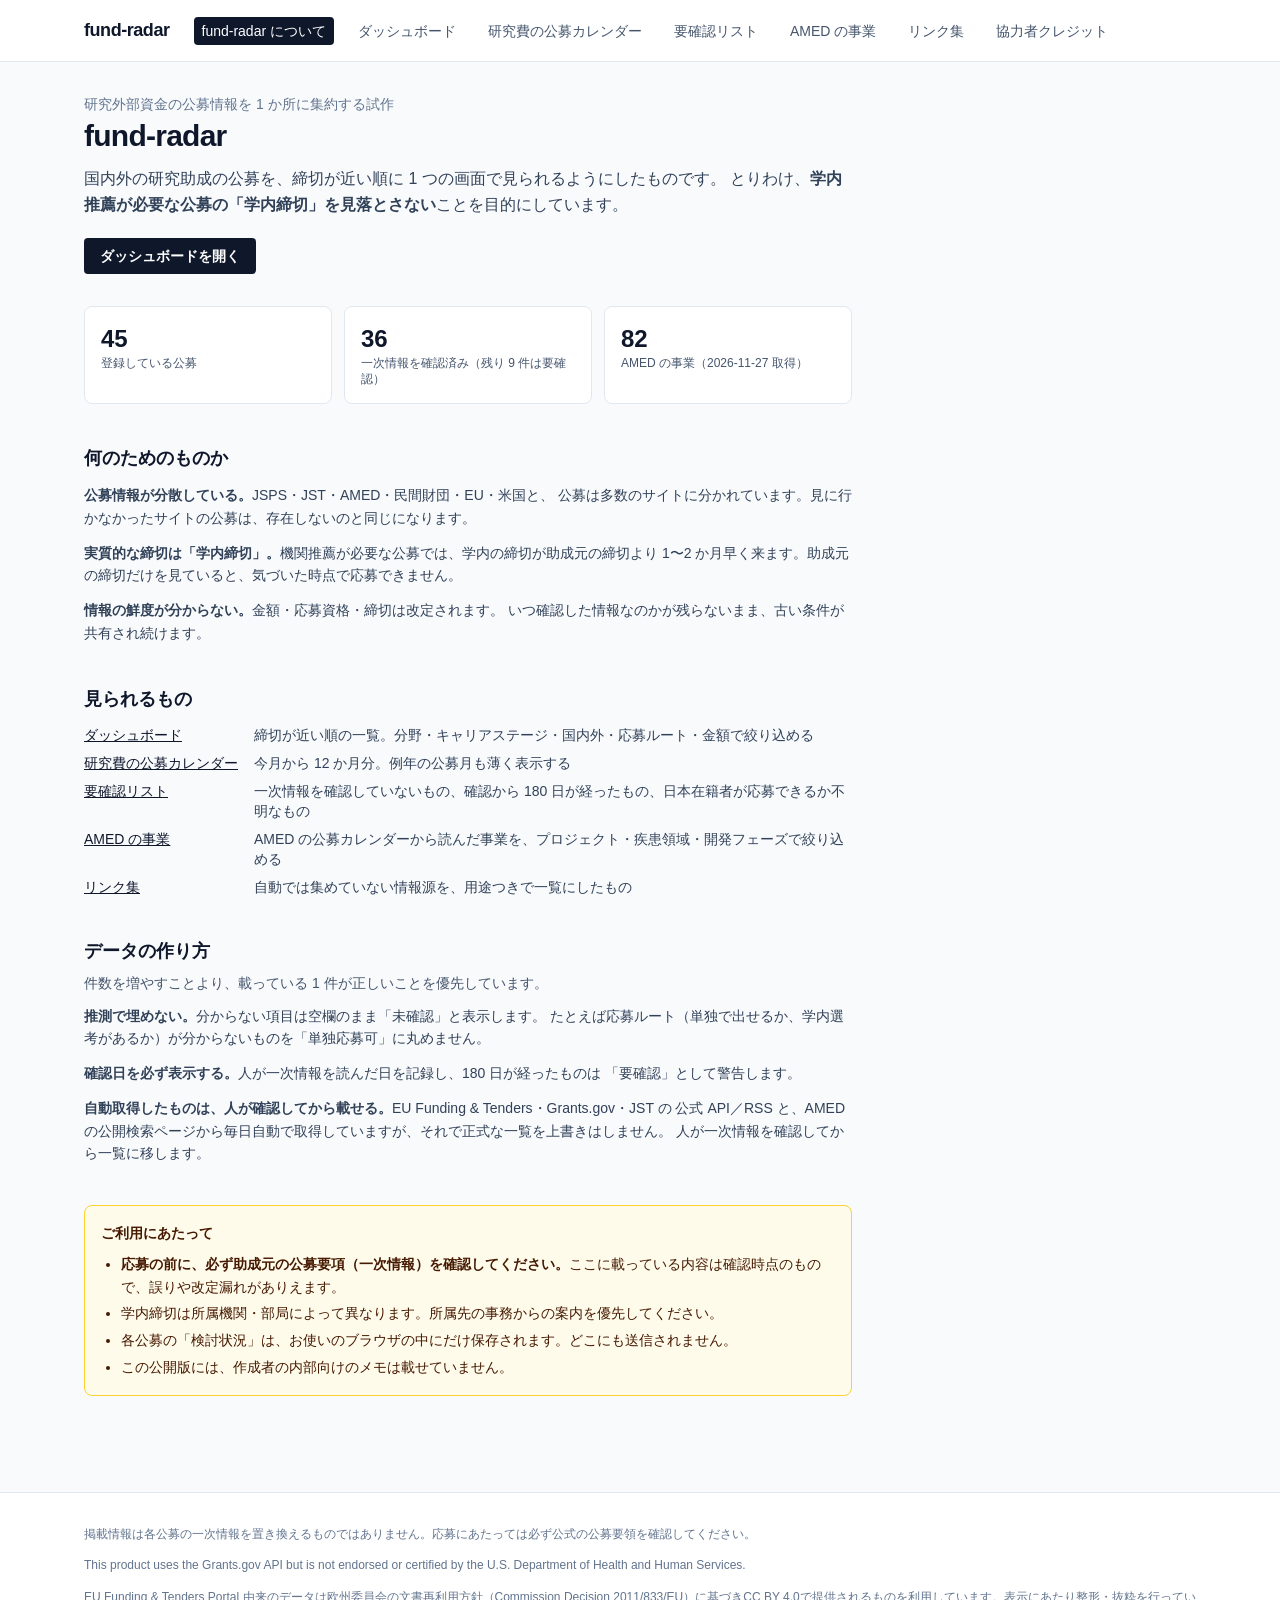
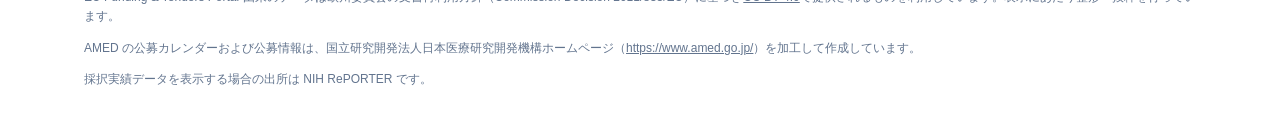
<file: index.html>
<!DOCTYPE html><html lang="ja"><head><meta charset="utf-8"><meta name="viewport" content="width=device-width, initial-scale=1"><title>fund-radar について | fund-radar</title><meta name="description" content="研究外部資金の公募情報を 1 か所に集約する試作"><link rel="stylesheet" href="./_astro/Base.BMGEi5oj.css"></head><body class="min-h-dvh bg-slate-50 text-slate-900 antialiased"><header class="border-b border-slate-200 bg-white print:hidden"><div class="mx-auto flex max-w-6xl flex-wrap items-baseline gap-x-6 gap-y-2 px-5 py-4"><a href="./index.html" class="text-lg font-bold tracking-tight">fund-radar</a><nav class="flex gap-4 text-sm"><a href="./index.html" class="rounded px-2 py-1 bg-slate-900 text-white">fund-radar について</a><a href="./dashboard/index.html" class="rounded px-2 py-1 text-slate-600 hover:bg-slate-100 hover:text-slate-900">ダッシュボード</a><a href="./calendar/index.html" class="rounded px-2 py-1 text-slate-600 hover:bg-slate-100 hover:text-slate-900">研究費の公募カレンダー</a><a href="./needs-check/index.html" class="rounded px-2 py-1 text-slate-600 hover:bg-slate-100 hover:text-slate-900">要確認リスト</a><a href="./amed/index.html" class="rounded px-2 py-1 text-slate-600 hover:bg-slate-100 hover:text-slate-900">AMED の事業</a><a href="./links/index.html" class="rounded px-2 py-1 text-slate-600 hover:bg-slate-100 hover:text-slate-900">リンク集</a><a href="./credits/index.html" class="rounded px-2 py-1 text-slate-600 hover:bg-slate-100 hover:text-slate-900">協力者クレジット</a></nav></div></header><main class="mx-auto max-w-6xl px-5 py-8"><section class="max-w-3xl"><p class="text-sm font-medium text-slate-500">研究外部資金の公募情報を 1 か所に集約する試作</p><h1 class="mt-1 text-3xl font-bold tracking-tight">fund-radar</h1><p class="mt-3 text-base leading-relaxed text-slate-700">国内外の研究助成の公募を、締切が近い順に 1 つの画面で見られるようにしたものです。 とりわけ、<strong>学内推薦が必要な公募の「学内締切」を見落とさない</strong>ことを目的にしています。</p><a href="./dashboard/index.html" class="mt-5 inline-block rounded bg-slate-900 px-4 py-2 text-sm font-semibold text-white hover:bg-slate-700">ダッシュボードを開く</a></section><section class="mt-8 grid max-w-3xl gap-3 sm:grid-cols-3"><div class="rounded-lg border border-slate-200 bg-white p-4"><p class="text-2xl font-bold tabular-nums">45</p><p class="text-xs text-slate-600">登録している公募</p></div><div class="rounded-lg border border-slate-200 bg-white p-4"><p class="text-2xl font-bold tabular-nums">36</p><p class="text-xs text-slate-600">一次情報を確認済み（残り 9 件は要確認）</p></div><div class="rounded-lg border border-slate-200 bg-white p-4"><p class="text-2xl font-bold tabular-nums">82</p><p class="text-xs text-slate-600">AMED の事業（2026-11-27 取得）</p></div></section><section class="mt-10 max-w-3xl"><h2 class="text-lg font-semibold">何のためのものか</h2><ul class="mt-3 space-y-3 text-sm leading-relaxed text-slate-700"><li><strong>公募情報が分散している。</strong>JSPS・JST・AMED・民間財団・EU・米国と、 公募は多数のサイトに分かれています。見に行かなかったサイトの公募は、存在しないのと同じになります。</li><li><strong>実質的な締切は「学内締切」。</strong>機関推薦が必要な公募では、学内の締切が助成元の締切より 1〜2 か月早く来ます。助成元の締切だけを見ていると、気づいた時点で応募できません。</li><li><strong>情報の鮮度が分からない。</strong>金額・応募資格・締切は改定されます。 いつ確認した情報なのかが残らないまま、古い条件が共有され続けます。</li></ul></section><section class="mt-10 max-w-3xl"><h2 class="text-lg font-semibold">見られるもの</h2><dl class="mt-3 grid grid-cols-[auto_1fr] gap-x-4 gap-y-2 text-sm"><dt><a href="./dashboard/index.html" class="font-medium underline hover:text-slate-600">ダッシュボード</a></dt><dd class="text-slate-700">締切が近い順の一覧。分野・キャリアステージ・国内外・応募ルート・金額で絞り込める</dd><dt><a href="./calendar/index.html" class="font-medium underline hover:text-slate-600">研究費の公募カレンダー</a></dt><dd class="text-slate-700">今月から 12 か月分。例年の公募月も薄く表示する</dd><dt><a href="./needs-check/index.html" class="font-medium underline hover:text-slate-600">要確認リスト</a></dt><dd class="text-slate-700">一次情報を確認していないもの、確認から 180 日が経ったもの、日本在籍者が応募できるか不明なもの</dd><dt><a href="./amed/index.html" class="font-medium underline hover:text-slate-600">AMED の事業</a></dt><dd class="text-slate-700">AMED の公募カレンダーから読んだ事業を、プロジェクト・疾患領域・開発フェーズで絞り込める</dd><dt><a href="./links/index.html" class="font-medium underline hover:text-slate-600">リンク集</a></dt><dd class="text-slate-700">自動では集めていない情報源を、用途つきで一覧にしたもの</dd></dl></section><section class="mt-10 max-w-3xl"><h2 class="text-lg font-semibold">データの作り方</h2><p class="mt-2 text-sm text-slate-600">件数を増やすことより、載っている 1 件が正しいことを優先しています。</p><ul class="mt-3 space-y-3 text-sm leading-relaxed text-slate-700"><li><strong>推測で埋めない。</strong>分からない項目は空欄のまま「未確認」と表示します。 たとえば応募ルート（単独で出せるか、学内選考があるか）が分からないものを「単独応募可」に丸めません。</li><li><strong>確認日を必ず表示する。</strong>人が一次情報を読んだ日を記録し、180 日が経ったものは 「要確認」として警告します。</li><li><strong>自動取得したものは、人が確認してから載せる。</strong>EU Funding &amp; Tenders・Grants.gov・JST の 公式 API／RSS と、AMED の公開検索ページから毎日自動で取得していますが、それで正式な一覧を上書きはしません。 人が一次情報を確認してから一覧に移します。</li></ul></section><section class="mt-10 max-w-3xl rounded-lg border border-amber-300 bg-amber-50 p-4 text-sm leading-relaxed text-amber-950"><h2 class="font-semibold">ご利用にあたって</h2><ul class="mt-2 list-disc space-y-1 pl-5"><li><strong>応募の前に、必ず助成元の公募要項（一次情報）を確認してください。</strong>ここに載っている内容は確認時点のもので、誤りや改定漏れがありえます。</li><li>学内締切は所属機関・部局によって異なります。所属先の事務からの案内を優先してください。</li><li>各公募の「検討状況」は、お使いのブラウザの中にだけ保存されます。どこにも送信されません。</li><li>この公開版には、作成者の内部向けのメモは載せていません。</li></ul></section></main><script type="module">var e=[`unconsidered`,`considering`,`planned`,`applied`,`awarded`,`rejected`,`not_eligible`],t={unconsidered:`未検討`,considering:`検討中`,planned:`申請予定`,applied:`申請済`,awarded:`採択`,rejected:`不採択`,not_eligible:`対象外`},n={unconsidered:`bg-slate-100 text-slate-500`,considering:`bg-sky-100 text-sky-900`,planned:`bg-indigo-100 text-indigo-900`,applied:`bg-violet-100 text-violet-900`,awarded:`bg-emerald-100 text-emerald-900`,rejected:`bg-slate-200 text-slate-600`,not_eligible:`bg-slate-200 text-slate-500`},r=`unconsidered`,i=`fund-radar:status:v1`;function a(t){return typeof t==`string`&&e.includes(t)}function o(e){return s(typeof e==`object`&&e&&!Array.isArray(e)&&`statuses`in e?e.statuses:e)}function s(e){if(typeof e!=`object`||!e||Array.isArray(e))return{};let t={};for(let[n,r]of Object.entries(e))typeof n==`string`&&n!==``&&a(r)&&r!==`unconsidered`&&(t[n]=r);return t}var c=`fund-radar:status-changed`;function l(){try{let e=localStorage.getItem(i);return e?s(JSON.parse(e)):{}}catch{return{}}}function u(e){try{localStorage.setItem(i,JSON.stringify(e))}catch{}}var d=l();function f(e){let i=e.dataset.programId;if(!i)return;let a=d[i]??`unconsidered`;e.dataset.status=a;let o=e.querySelector(`select[data-status-select]`);o&&(o.value=a);let s=e.querySelector(`[data-status-badge]`);s&&(s.textContent=t[a],s.className=`rounded px-2 py-0.5 text-xs font-medium ${n[a]}`,s.hidden=a===r)}function p(){document.querySelectorAll(`[data-program-id]`).forEach(f)}function m(e,t){t===`unconsidered`?delete d[e]:d[e]=t,u(d),p(),document.dispatchEvent(new CustomEvent(c))}document.addEventListener(`change`,e=>{let t=e.target;if(!(t instanceof HTMLSelectElement)||!t.hasAttribute(`data-status-select`))return;let n=t.closest(`[data-program-id]`)?.dataset.programId;!n||!a(t.value)||m(n,t.value)});function h(){let e={exportedAt:new Date().toISOString(),schema:i,statuses:d},t=new Blob([JSON.stringify(e,null,2)],{type:`application/json`}),n=URL.createObjectURL(t),r=document.createElement(`a`);r.href=n,r.download=`fund-radar-status-${e.exportedAt.slice(0,10)}.json`,r.click(),URL.revokeObjectURL(n)}async function g(e){let t;try{t=JSON.parse(await e.text())}catch{_(`読み込めませんでした。JSON として解釈できないか、ファイルを読めませんでした。`,!0);return}let n=o(t),r=Object.keys(n).length;if(r===0){_(`有効なステータスが 1 件も含まれていませんでした。現在の内容はそのままです。`,!0);return}let i=Object.keys(d).length;if(i>0&&!window.confirm(`読み込んだファイルには ${r} 件の検討状況が入っています。\n現在このブラウザに保存されている ${i} 件は破棄され、ファイルの内容に置き換わります。\n続けますか？`)){_(`取り込みを中止しました。現在の内容はそのままです。`,!0);return}d=n,u(d),p(),document.dispatchEvent(new CustomEvent(c)),_(i>0?`${r} 件を読み込みました（既存の ${i} 件を置き換えました）。`:`${r} 件を読み込みました。`,!1)}function _(e,t){let n=document.querySelector(`[data-status-message]`);n&&(n.textContent=e,n.className=`text-xs ${t?`text-rose-700`:`text-emerald-700`}`)}document.addEventListener(`click`,e=>{let t=e.target;t instanceof HTMLElement&&t.closest(`[data-status-export]`)&&h()}),document.addEventListener(`change`,e=>{let t=e.target;if(!(t instanceof HTMLInputElement)||!t.hasAttribute(`data-status-import`))return;let n=t.files?.[0];n&&g(n).finally(()=>{t.value=``})}),p();</script><footer class="mt-16 border-t border-slate-200 bg-white"><div class="mx-auto max-w-6xl space-y-3 px-5 py-8 text-xs leading-relaxed text-slate-500"><p>掲載情報は各公募の一次情報を置き換えるものではありません。応募にあたっては必ず公式の公募要領を確認してください。</p><p>This product uses the Grants.gov API but is not endorsed or certified by the U.S. Department of Health and Human Services.</p><p>EU Funding &amp; Tenders Portal 由来のデータは欧州委員会の文書再利用方針（Commission Decision 2011/833/EU）に基づき<a class="underline hover:text-slate-700" href="https://creativecommons.org/licenses/by/4.0/" rel="noopener">CC BY 4.0</a>で提供されるものを利用しています。表示にあたり整形・抜粋を行っています。</p><p>AMED の公募カレンダーおよび公募情報は、国立研究開発法人日本医療研究開発機構ホームページ（<a class="underline hover:text-slate-700" href="https://www.amed.go.jp/" rel="noopener">https://www.amed.go.jp/</a>）を加工して作成しています。</p><p>採択実績データを表示する場合の出所は NIH RePORTER です。</p></div></footer></body></html>
</file>
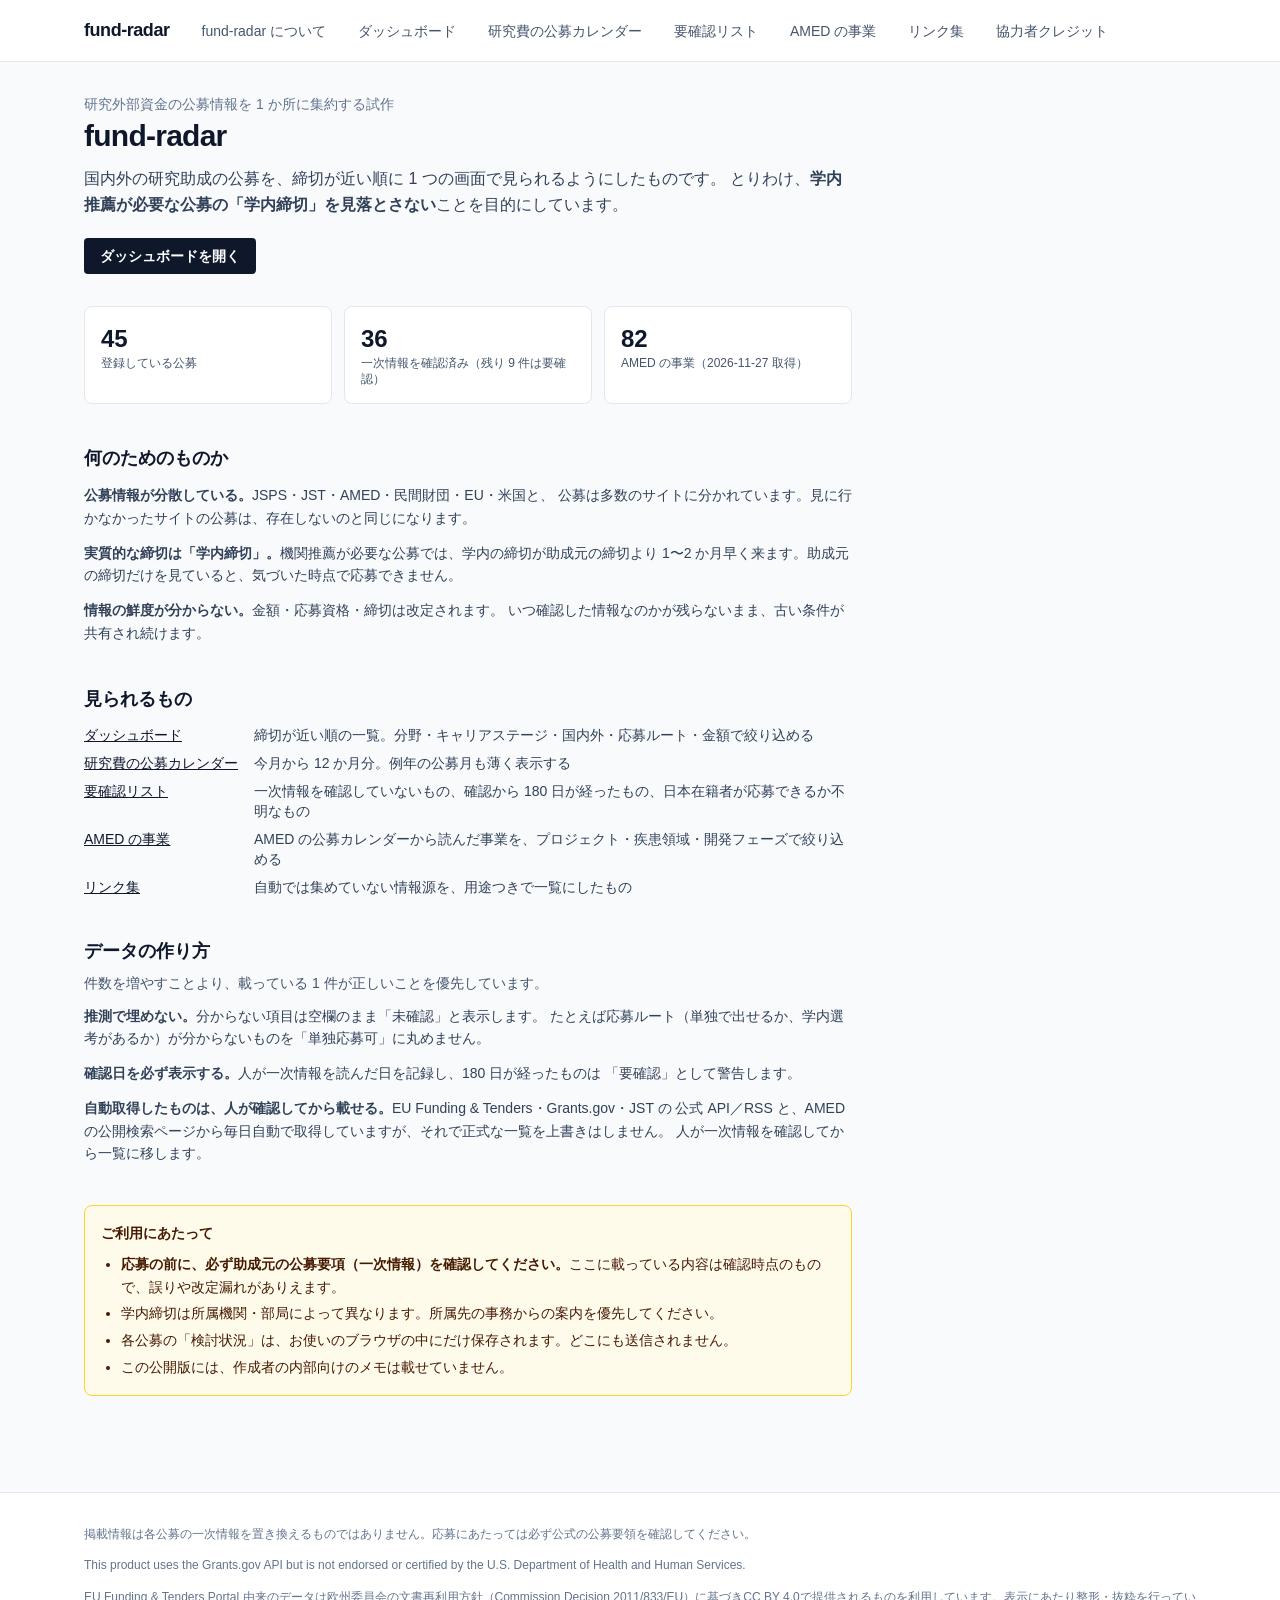
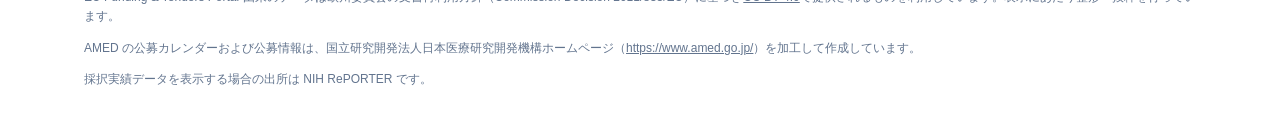
<file: about/index.html>
<!DOCTYPE html><html lang="ja"><head><meta charset="utf-8"><meta name="viewport" content="width=device-width, initial-scale=1"><title>fund-radar について | fund-radar</title><meta name="description" content="研究外部資金の公募情報を 1 か所に集約する試作"><link rel="stylesheet" href="../_astro/Base.BMGEi5oj.css"></head><body class="min-h-dvh bg-slate-50 text-slate-900 antialiased"><header class="border-b border-slate-200 bg-white print:hidden"><div class="mx-auto flex max-w-6xl flex-wrap items-baseline gap-x-6 gap-y-2 px-5 py-4"><a href="../index.html" class="text-lg font-bold tracking-tight">fund-radar</a><nav class="flex gap-4 text-sm"><a href="../index.html" class="rounded px-2 py-1 text-slate-600 hover:bg-slate-100 hover:text-slate-900">fund-radar について</a><a href="../dashboard/index.html" class="rounded px-2 py-1 text-slate-600 hover:bg-slate-100 hover:text-slate-900">ダッシュボード</a><a href="../calendar/index.html" class="rounded px-2 py-1 text-slate-600 hover:bg-slate-100 hover:text-slate-900">研究費の公募カレンダー</a><a href="../needs-check/index.html" class="rounded px-2 py-1 text-slate-600 hover:bg-slate-100 hover:text-slate-900">要確認リスト</a><a href="../amed/index.html" class="rounded px-2 py-1 text-slate-600 hover:bg-slate-100 hover:text-slate-900">AMED の事業</a><a href="../links/index.html" class="rounded px-2 py-1 text-slate-600 hover:bg-slate-100 hover:text-slate-900">リンク集</a><a href="../credits/index.html" class="rounded px-2 py-1 text-slate-600 hover:bg-slate-100 hover:text-slate-900">協力者クレジット</a></nav></div></header><main class="mx-auto max-w-6xl px-5 py-8"><section class="max-w-3xl"><p class="text-sm font-medium text-slate-500">研究外部資金の公募情報を 1 か所に集約する試作</p><h1 class="mt-1 text-3xl font-bold tracking-tight">fund-radar</h1><p class="mt-3 text-base leading-relaxed text-slate-700">国内外の研究助成の公募を、締切が近い順に 1 つの画面で見られるようにしたものです。 とりわけ、<strong>学内推薦が必要な公募の「学内締切」を見落とさない</strong>ことを目的にしています。</p><a href="../dashboard/index.html" class="mt-5 inline-block rounded bg-slate-900 px-4 py-2 text-sm font-semibold text-white hover:bg-slate-700">ダッシュボードを開く</a></section><section class="mt-8 grid max-w-3xl gap-3 sm:grid-cols-3"><div class="rounded-lg border border-slate-200 bg-white p-4"><p class="text-2xl font-bold tabular-nums">45</p><p class="text-xs text-slate-600">登録している公募</p></div><div class="rounded-lg border border-slate-200 bg-white p-4"><p class="text-2xl font-bold tabular-nums">36</p><p class="text-xs text-slate-600">一次情報を確認済み（残り 9 件は要確認）</p></div><div class="rounded-lg border border-slate-200 bg-white p-4"><p class="text-2xl font-bold tabular-nums">82</p><p class="text-xs text-slate-600">AMED の事業（2026-11-27 取得）</p></div></section><section class="mt-10 max-w-3xl"><h2 class="text-lg font-semibold">何のためのものか</h2><ul class="mt-3 space-y-3 text-sm leading-relaxed text-slate-700"><li><strong>公募情報が分散している。</strong>JSPS・JST・AMED・民間財団・EU・米国と、 公募は多数のサイトに分かれています。見に行かなかったサイトの公募は、存在しないのと同じになります。</li><li><strong>実質的な締切は「学内締切」。</strong>機関推薦が必要な公募では、学内の締切が助成元の締切より 1〜2 か月早く来ます。助成元の締切だけを見ていると、気づいた時点で応募できません。</li><li><strong>情報の鮮度が分からない。</strong>金額・応募資格・締切は改定されます。 いつ確認した情報なのかが残らないまま、古い条件が共有され続けます。</li></ul></section><section class="mt-10 max-w-3xl"><h2 class="text-lg font-semibold">見られるもの</h2><dl class="mt-3 grid grid-cols-[auto_1fr] gap-x-4 gap-y-2 text-sm"><dt><a href="../dashboard/index.html" class="font-medium underline hover:text-slate-600">ダッシュボード</a></dt><dd class="text-slate-700">締切が近い順の一覧。分野・キャリアステージ・国内外・応募ルート・金額で絞り込める</dd><dt><a href="../calendar/index.html" class="font-medium underline hover:text-slate-600">研究費の公募カレンダー</a></dt><dd class="text-slate-700">今月から 12 か月分。例年の公募月も薄く表示する</dd><dt><a href="../needs-check/index.html" class="font-medium underline hover:text-slate-600">要確認リスト</a></dt><dd class="text-slate-700">一次情報を確認していないもの、確認から 180 日が経ったもの、日本在籍者が応募できるか不明なもの</dd><dt><a href="../amed/index.html" class="font-medium underline hover:text-slate-600">AMED の事業</a></dt><dd class="text-slate-700">AMED の公募カレンダーから読んだ事業を、プロジェクト・疾患領域・開発フェーズで絞り込める</dd><dt><a href="../links/index.html" class="font-medium underline hover:text-slate-600">リンク集</a></dt><dd class="text-slate-700">自動では集めていない情報源を、用途つきで一覧にしたもの</dd></dl></section><section class="mt-10 max-w-3xl"><h2 class="text-lg font-semibold">データの作り方</h2><p class="mt-2 text-sm text-slate-600">件数を増やすことより、載っている 1 件が正しいことを優先しています。</p><ul class="mt-3 space-y-3 text-sm leading-relaxed text-slate-700"><li><strong>推測で埋めない。</strong>分からない項目は空欄のまま「未確認」と表示します。 たとえば応募ルート（単独で出せるか、学内選考があるか）が分からないものを「単独応募可」に丸めません。</li><li><strong>確認日を必ず表示する。</strong>人が一次情報を読んだ日を記録し、180 日が経ったものは 「要確認」として警告します。</li><li><strong>自動取得したものは、人が確認してから載せる。</strong>EU Funding &amp; Tenders・Grants.gov・JST の 公式 API／RSS と、AMED の公開検索ページから毎日自動で取得していますが、それで正式な一覧を上書きはしません。 人が一次情報を確認してから一覧に移します。</li></ul></section><section class="mt-10 max-w-3xl rounded-lg border border-amber-300 bg-amber-50 p-4 text-sm leading-relaxed text-amber-950"><h2 class="font-semibold">ご利用にあたって</h2><ul class="mt-2 list-disc space-y-1 pl-5"><li><strong>応募の前に、必ず助成元の公募要項（一次情報）を確認してください。</strong>ここに載っている内容は確認時点のもので、誤りや改定漏れがありえます。</li><li>学内締切は所属機関・部局によって異なります。所属先の事務からの案内を優先してください。</li><li>各公募の「検討状況」は、お使いのブラウザの中にだけ保存されます。どこにも送信されません。</li><li>この公開版には、作成者の内部向けのメモは載せていません。</li></ul></section></main><script type="module">var e=[`unconsidered`,`considering`,`planned`,`applied`,`awarded`,`rejected`,`not_eligible`],t={unconsidered:`未検討`,considering:`検討中`,planned:`申請予定`,applied:`申請済`,awarded:`採択`,rejected:`不採択`,not_eligible:`対象外`},n={unconsidered:`bg-slate-100 text-slate-500`,considering:`bg-sky-100 text-sky-900`,planned:`bg-indigo-100 text-indigo-900`,applied:`bg-violet-100 text-violet-900`,awarded:`bg-emerald-100 text-emerald-900`,rejected:`bg-slate-200 text-slate-600`,not_eligible:`bg-slate-200 text-slate-500`},r=`unconsidered`,i=`fund-radar:status:v1`;function a(t){return typeof t==`string`&&e.includes(t)}function o(e){return s(typeof e==`object`&&e&&!Array.isArray(e)&&`statuses`in e?e.statuses:e)}function s(e){if(typeof e!=`object`||!e||Array.isArray(e))return{};let t={};for(let[n,r]of Object.entries(e))typeof n==`string`&&n!==``&&a(r)&&r!==`unconsidered`&&(t[n]=r);return t}var c=`fund-radar:status-changed`;function l(){try{let e=localStorage.getItem(i);return e?s(JSON.parse(e)):{}}catch{return{}}}function u(e){try{localStorage.setItem(i,JSON.stringify(e))}catch{}}var d=l();function f(e){let i=e.dataset.programId;if(!i)return;let a=d[i]??`unconsidered`;e.dataset.status=a;let o=e.querySelector(`select[data-status-select]`);o&&(o.value=a);let s=e.querySelector(`[data-status-badge]`);s&&(s.textContent=t[a],s.className=`rounded px-2 py-0.5 text-xs font-medium ${n[a]}`,s.hidden=a===r)}function p(){document.querySelectorAll(`[data-program-id]`).forEach(f)}function m(e,t){t===`unconsidered`?delete d[e]:d[e]=t,u(d),p(),document.dispatchEvent(new CustomEvent(c))}document.addEventListener(`change`,e=>{let t=e.target;if(!(t instanceof HTMLSelectElement)||!t.hasAttribute(`data-status-select`))return;let n=t.closest(`[data-program-id]`)?.dataset.programId;!n||!a(t.value)||m(n,t.value)});function h(){let e={exportedAt:new Date().toISOString(),schema:i,statuses:d},t=new Blob([JSON.stringify(e,null,2)],{type:`application/json`}),n=URL.createObjectURL(t),r=document.createElement(`a`);r.href=n,r.download=`fund-radar-status-${e.exportedAt.slice(0,10)}.json`,r.click(),URL.revokeObjectURL(n)}async function g(e){let t;try{t=JSON.parse(await e.text())}catch{_(`読み込めませんでした。JSON として解釈できないか、ファイルを読めませんでした。`,!0);return}let n=o(t),r=Object.keys(n).length;if(r===0){_(`有効なステータスが 1 件も含まれていませんでした。現在の内容はそのままです。`,!0);return}let i=Object.keys(d).length;if(i>0&&!window.confirm(`読み込んだファイルには ${r} 件の検討状況が入っています。\n現在このブラウザに保存されている ${i} 件は破棄され、ファイルの内容に置き換わります。\n続けますか？`)){_(`取り込みを中止しました。現在の内容はそのままです。`,!0);return}d=n,u(d),p(),document.dispatchEvent(new CustomEvent(c)),_(i>0?`${r} 件を読み込みました（既存の ${i} 件を置き換えました）。`:`${r} 件を読み込みました。`,!1)}function _(e,t){let n=document.querySelector(`[data-status-message]`);n&&(n.textContent=e,n.className=`text-xs ${t?`text-rose-700`:`text-emerald-700`}`)}document.addEventListener(`click`,e=>{let t=e.target;t instanceof HTMLElement&&t.closest(`[data-status-export]`)&&h()}),document.addEventListener(`change`,e=>{let t=e.target;if(!(t instanceof HTMLInputElement)||!t.hasAttribute(`data-status-import`))return;let n=t.files?.[0];n&&g(n).finally(()=>{t.value=``})}),p();</script><footer class="mt-16 border-t border-slate-200 bg-white"><div class="mx-auto max-w-6xl space-y-3 px-5 py-8 text-xs leading-relaxed text-slate-500"><p>掲載情報は各公募の一次情報を置き換えるものではありません。応募にあたっては必ず公式の公募要領を確認してください。</p><p>This product uses the Grants.gov API but is not endorsed or certified by the U.S. Department of Health and Human Services.</p><p>EU Funding &amp; Tenders Portal 由来のデータは欧州委員会の文書再利用方針（Commission Decision 2011/833/EU）に基づき<a class="underline hover:text-slate-700" href="https://creativecommons.org/licenses/by/4.0/" rel="noopener">CC BY 4.0</a>で提供されるものを利用しています。表示にあたり整形・抜粋を行っています。</p><p>AMED の公募カレンダーおよび公募情報は、国立研究開発法人日本医療研究開発機構ホームページ（<a class="underline hover:text-slate-700" href="https://www.amed.go.jp/" rel="noopener">https://www.amed.go.jp/</a>）を加工して作成しています。</p><p>採択実績データを表示する場合の出所は NIH RePORTER です。</p></div></footer></body></html>
</file>
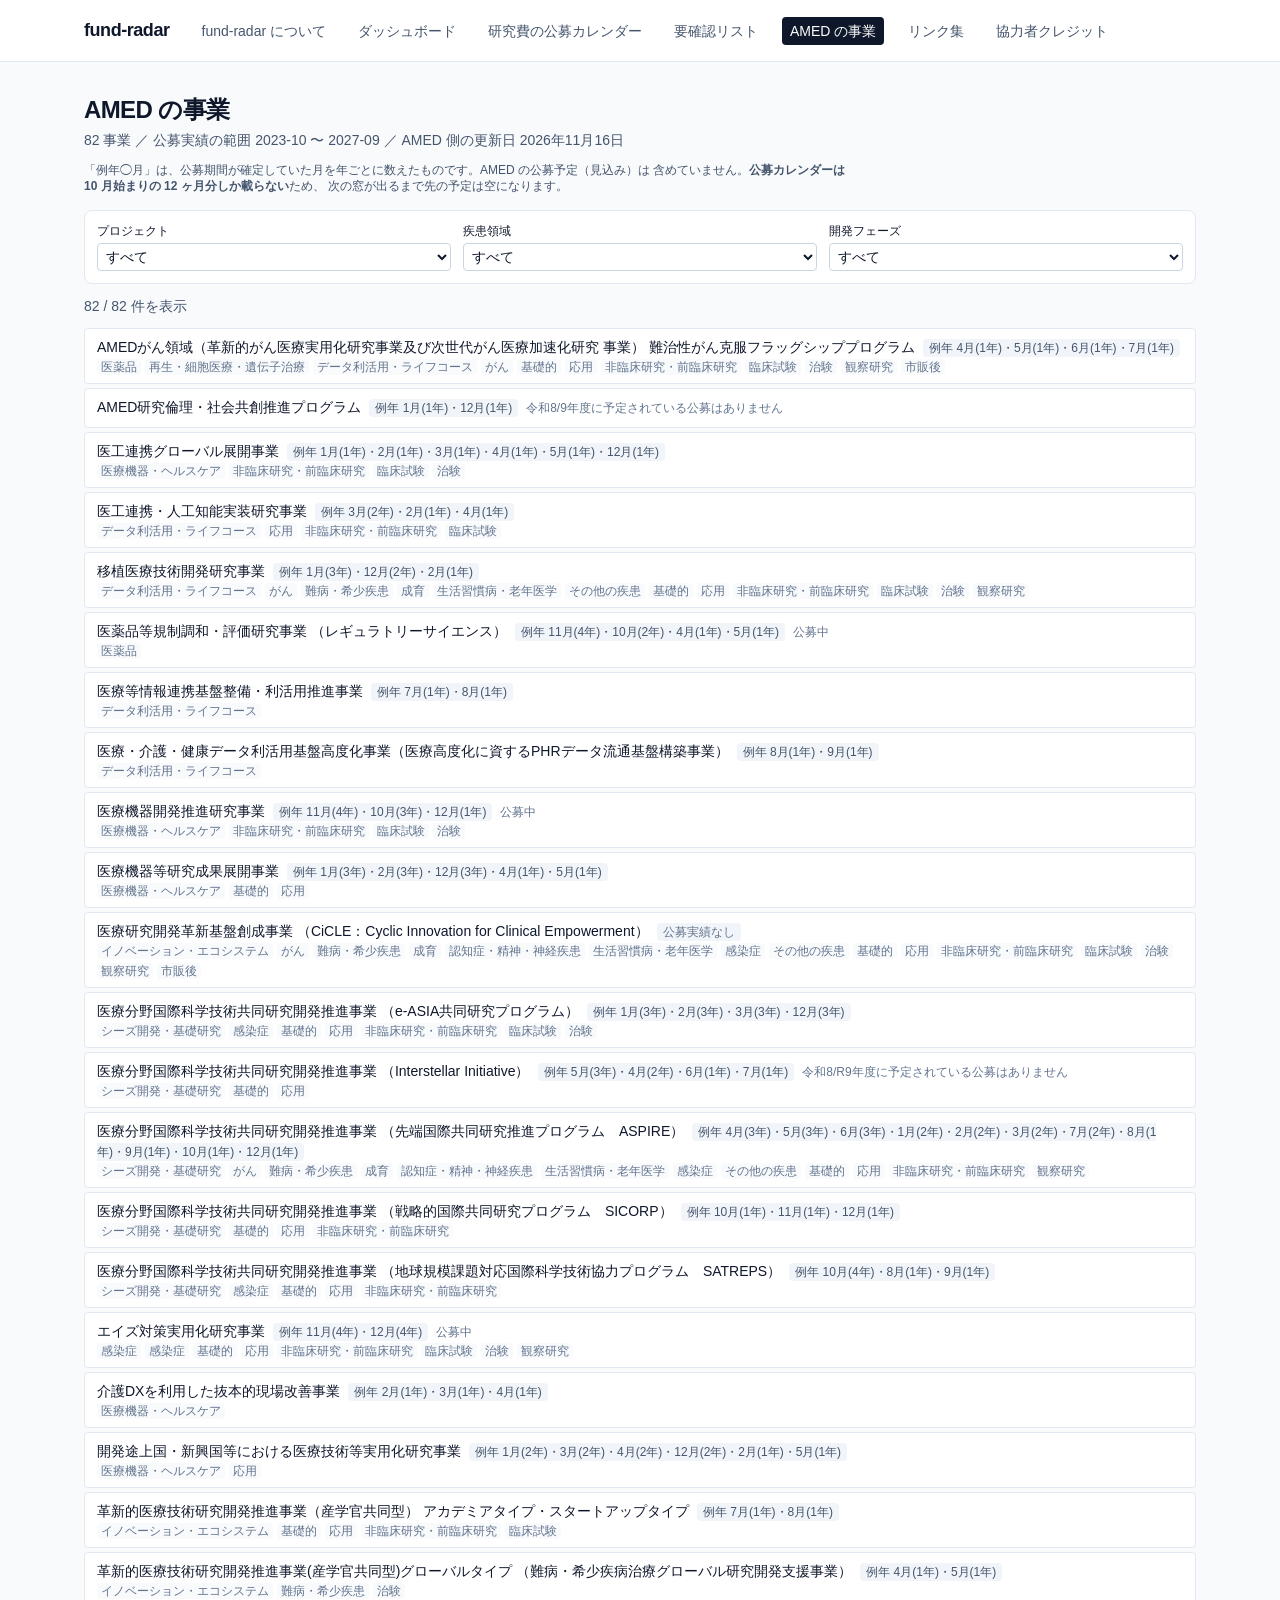
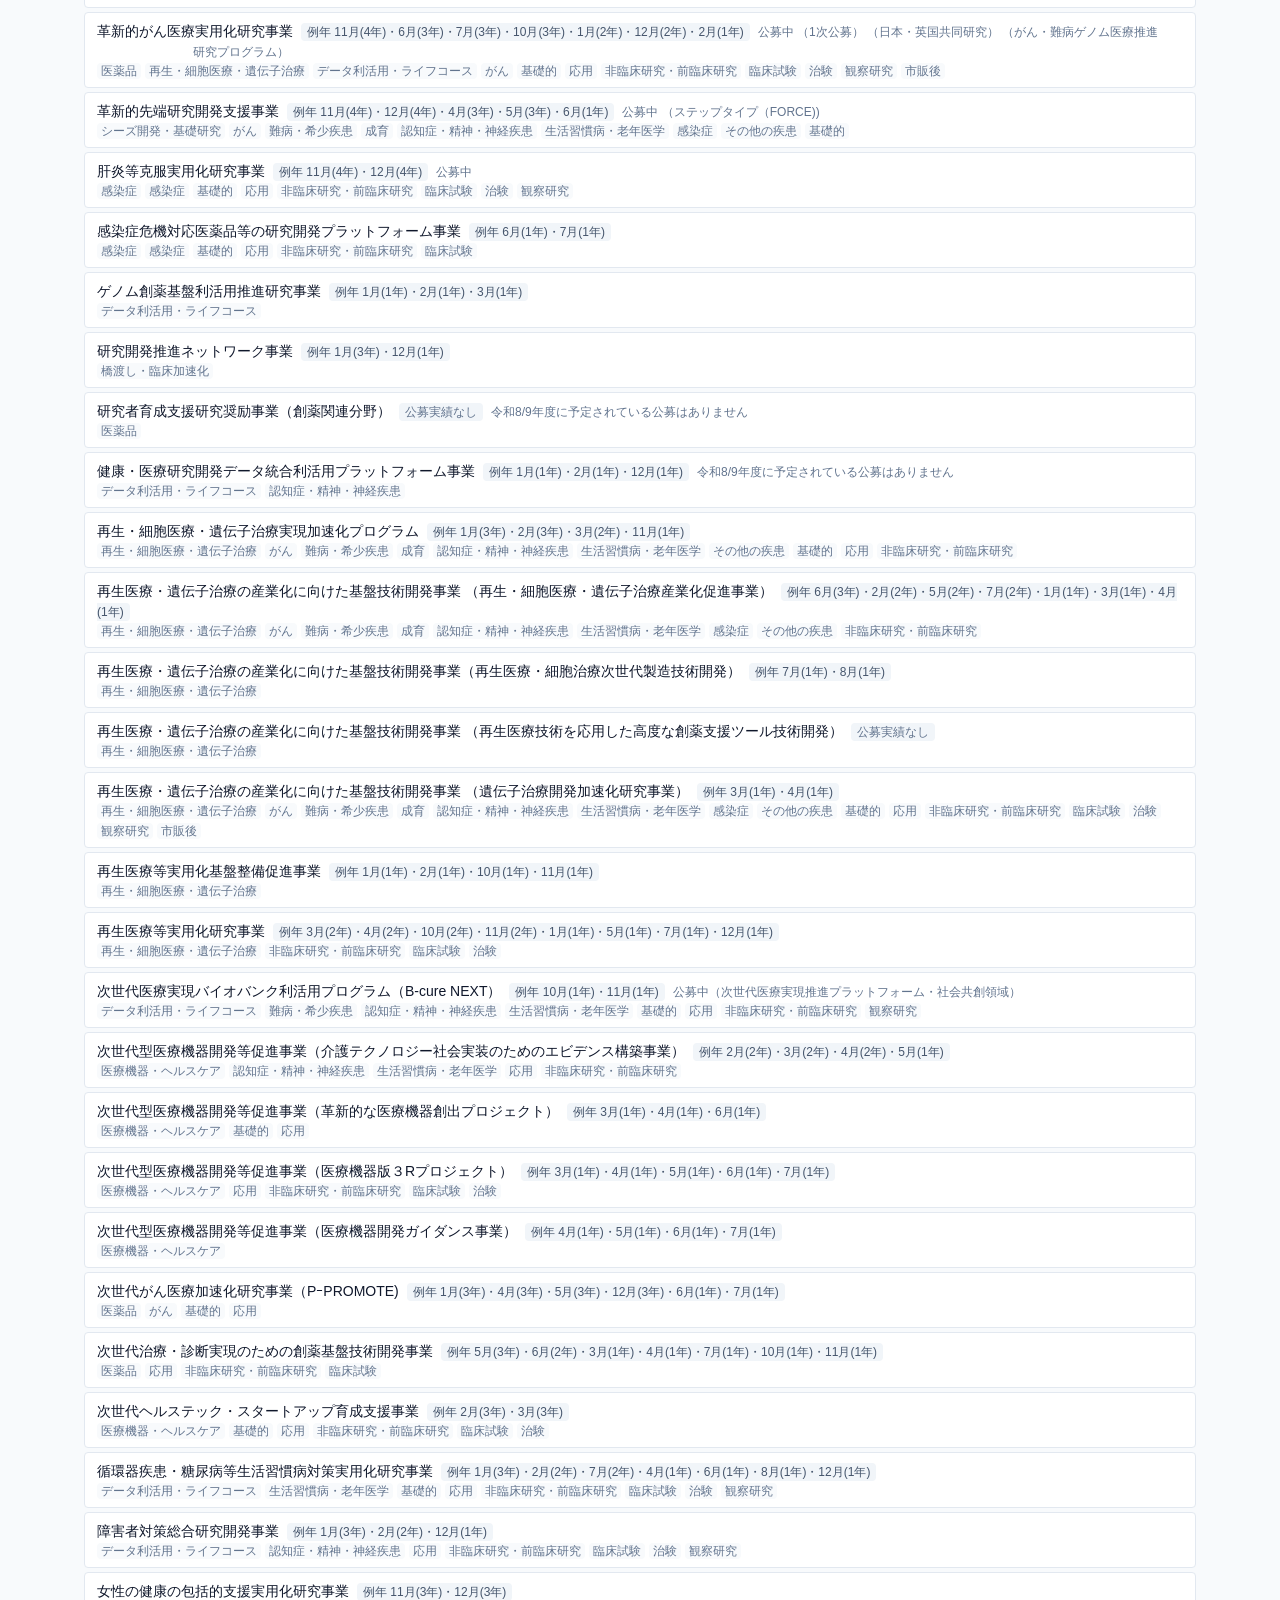
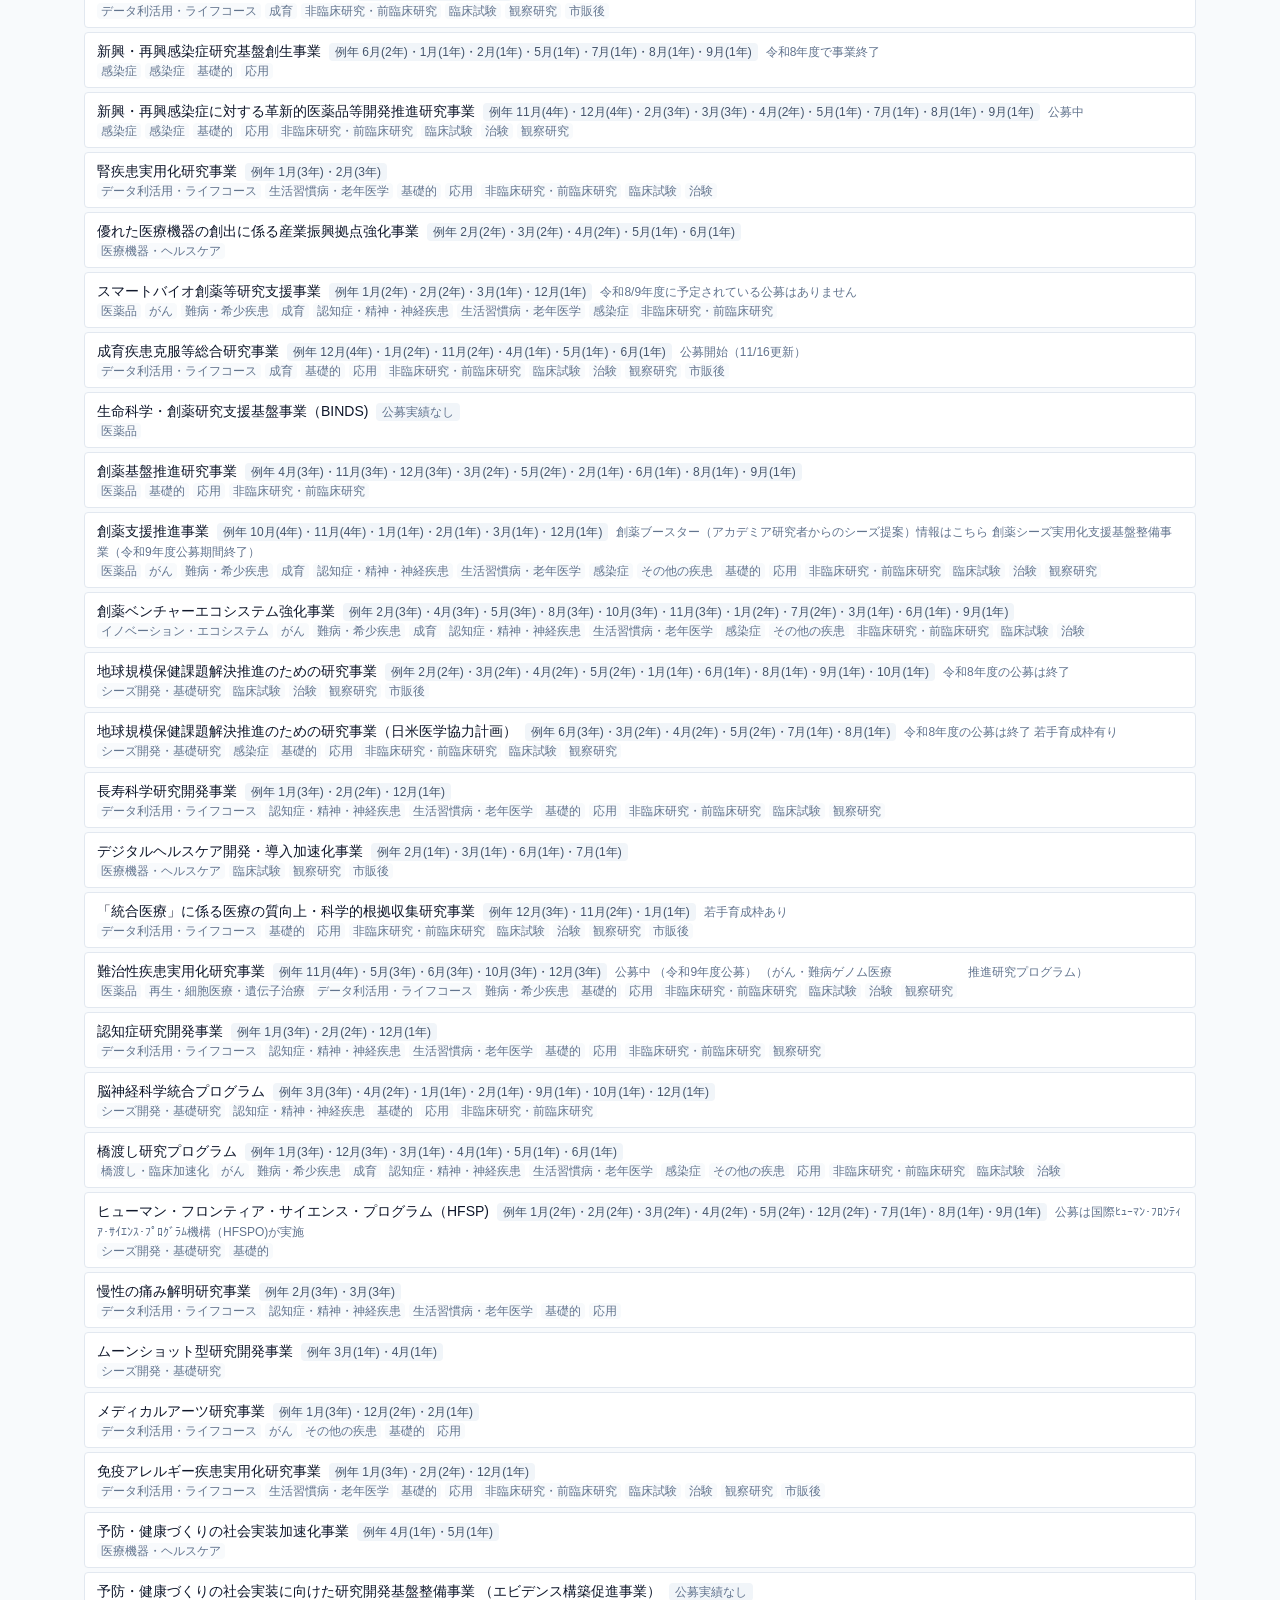
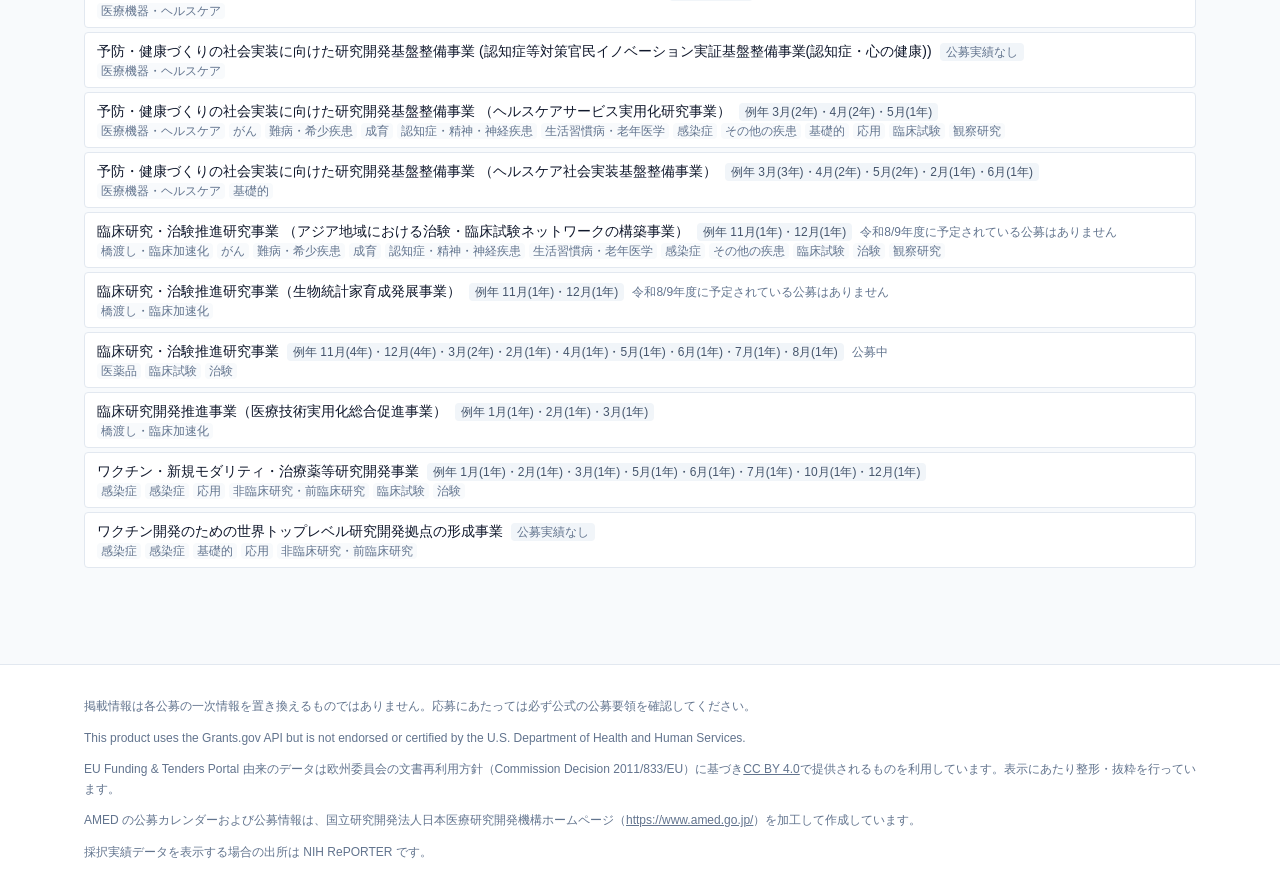
<file: amed/index.html>
<!DOCTYPE html><html lang="ja"><head><meta charset="utf-8"><meta name="viewport" content="width=device-width, initial-scale=1"><title>AMED の事業 | fund-radar</title><meta name="description" content="AMED の公募カレンダーから読んだ事業の一覧"><link rel="stylesheet" href="../_astro/Base.BMGEi5oj.css"></head><body class="min-h-dvh bg-slate-50 text-slate-900 antialiased"><header class="border-b border-slate-200 bg-white print:hidden"><div class="mx-auto flex max-w-6xl flex-wrap items-baseline gap-x-6 gap-y-2 px-5 py-4"><a href="../index.html" class="text-lg font-bold tracking-tight">fund-radar</a><nav class="flex gap-4 text-sm"><a href="../index.html" class="rounded px-2 py-1 text-slate-600 hover:bg-slate-100 hover:text-slate-900">fund-radar について</a><a href="../dashboard/index.html" class="rounded px-2 py-1 text-slate-600 hover:bg-slate-100 hover:text-slate-900">ダッシュボード</a><a href="../calendar/index.html" class="rounded px-2 py-1 text-slate-600 hover:bg-slate-100 hover:text-slate-900">研究費の公募カレンダー</a><a href="../needs-check/index.html" class="rounded px-2 py-1 text-slate-600 hover:bg-slate-100 hover:text-slate-900">要確認リスト</a><a href="../amed/index.html" class="rounded px-2 py-1 bg-slate-900 text-white">AMED の事業</a><a href="../links/index.html" class="rounded px-2 py-1 text-slate-600 hover:bg-slate-100 hover:text-slate-900">リンク集</a><a href="../credits/index.html" class="rounded px-2 py-1 text-slate-600 hover:bg-slate-100 hover:text-slate-900">協力者クレジット</a></nav></div></header><main class="mx-auto max-w-6xl px-5 py-8"><h1 class="text-2xl font-bold tracking-tight">AMED の事業</h1><p class="mt-1 text-sm text-slate-600">82 事業 ／ 公募実績の範囲 2023-10 〜 2027-09 ／ AMED 側の更新日 2026年11月16日</p><p class="mt-3 max-w-3xl text-xs text-slate-600">「例年◯月」は、公募期間が確定していた月を年ごとに数えたものです。AMED の公募予定（見込み）は 含めていません。<strong>公募カレンダーは 10 月始まりの 12 ヶ月分しか載らない</strong>ため、 次の窓が出るまで先の予定は空になります。</p><form class="mt-4 grid gap-3 rounded-lg border border-slate-200 bg-white p-3 sm:grid-cols-3 print:hidden" id="amed-filters"><label class="text-xs">プロジェクト<select name="project" class="mt-1 w-full rounded border border-slate-300 p-1 text-sm"><option value="">すべて</option><option value="イノベーション・エコシステム">イノベーション・エコシステム</option><option value="シーズ開発・基礎研究">シーズ開発・基礎研究</option><option value="データ利活用・ライフコース">データ利活用・ライフコース</option><option value="再生・細胞医療・遺伝子治療">再生・細胞医療・遺伝子治療</option><option value="医療機器・ヘルスケア">医療機器・ヘルスケア</option><option value="医薬品">医薬品</option><option value="感染症">感染症</option><option value="橋渡し・臨床加速化">橋渡し・臨床加速化</option></select></label><label class="text-xs">疾患領域<select name="disease" class="mt-1 w-full rounded border border-slate-300 p-1 text-sm"><option value="">すべて</option><option value="がん">がん</option><option value="その他の疾患">その他の疾患</option><option value="感染症">感染症</option><option value="成育">成育</option><option value="生活習慣病・老年医学">生活習慣病・老年医学</option><option value="認知症・精神・神経疾患">認知症・精神・神経疾患</option><option value="難病・希少疾患">難病・希少疾患</option></select></label><label class="text-xs">開発フェーズ<select name="phase" class="mt-1 w-full rounded border border-slate-300 p-1 text-sm"><option value="">すべて</option><option value="基礎的">基礎的</option><option value="市販後">市販後</option><option value="応用">応用</option><option value="治験">治験</option><option value="臨床試験">臨床試験</option><option value="観察研究">観察研究</option><option value="非臨床研究・前臨床研究">非臨床研究・前臨床研究</option></select></label></form><p class="mt-3 text-sm text-slate-600"><span id="amed-visible">82</span> / 82 件を表示</p><ul class="mt-3 space-y-1"><li class="amed-row rounded border border-slate-200 bg-white px-3 py-2 text-sm" data-projects="医薬品|再生・細胞医療・遺伝子治療|データ利活用・ライフコース" data-diseases="がん" data-phases="基礎的|応用|非臨床研究・前臨床研究|臨床試験|治験|観察研究|市販後"><span class="font-medium">AMEDがん領域（革新的がん医療実用化研究事業及び次世代がん医療加速化研究
事業） 難治性がん克服フラッグシッププログラム</span><span class="ml-2 rounded bg-slate-100 px-1.5 py-0.5 text-xs text-slate-600">例年 4月(1年)・5月(1年)・6月(1年)・7月(1年)</span><div class="mt-0.5 flex flex-wrap gap-1 text-xs text-slate-500"><span class="rounded bg-slate-50 px-1">医薬品</span><span class="rounded bg-slate-50 px-1">再生・細胞医療・遺伝子治療</span><span class="rounded bg-slate-50 px-1">データ利活用・ライフコース</span><span class="rounded bg-slate-50 px-1">がん</span><span class="rounded bg-slate-50 px-1">基礎的</span><span class="rounded bg-slate-50 px-1">応用</span><span class="rounded bg-slate-50 px-1">非臨床研究・前臨床研究</span><span class="rounded bg-slate-50 px-1">臨床試験</span><span class="rounded bg-slate-50 px-1">治験</span><span class="rounded bg-slate-50 px-1">観察研究</span><span class="rounded bg-slate-50 px-1">市販後</span></div></li><li class="amed-row rounded border border-slate-200 bg-white px-3 py-2 text-sm" data-projects data-diseases data-phases><a class="font-medium hover:underline" href="https://www.amed.go.jp/socialcocreation/rinri-kyoso.html" rel="noopener" target="_blank">AMED研究倫理・社会共創推進プログラム</a><span class="ml-2 rounded bg-slate-100 px-1.5 py-0.5 text-xs text-slate-600">例年 1月(1年)・12月(1年)</span><span class="ml-2 text-xs text-slate-500">令和8/9年度に予定されている公募はありません</span><div class="mt-0.5 flex flex-wrap gap-1 text-xs text-slate-500"></div></li><li class="amed-row rounded border border-slate-200 bg-white px-3 py-2 text-sm" data-projects="医療機器・ヘルスケア" data-diseases data-phases="非臨床研究・前臨床研究|臨床試験|治験"><a class="font-medium hover:underline" href="https://www.amed.go.jp/program/list/12/01/018.html" rel="noopener" target="_blank">医工連携グローバル展開事業</a><span class="ml-2 rounded bg-slate-100 px-1.5 py-0.5 text-xs text-slate-600">例年 1月(1年)・2月(1年)・3月(1年)・4月(1年)・5月(1年)・12月(1年)</span><div class="mt-0.5 flex flex-wrap gap-1 text-xs text-slate-500"><span class="rounded bg-slate-50 px-1">医療機器・ヘルスケア</span><span class="rounded bg-slate-50 px-1">非臨床研究・前臨床研究</span><span class="rounded bg-slate-50 px-1">臨床試験</span><span class="rounded bg-slate-50 px-1">治験</span></div></li><li class="amed-row rounded border border-slate-200 bg-white px-3 py-2 text-sm" data-projects="データ利活用・ライフコース" data-diseases data-phases="応用|非臨床研究・前臨床研究|臨床試験"><a class="font-medium hover:underline" href="https://www.amed.go.jp/program/list/14/05/014.html" rel="noopener" target="_blank">医工連携・人工知能実装研究事業</a><span class="ml-2 rounded bg-slate-100 px-1.5 py-0.5 text-xs text-slate-600">例年 3月(2年)・2月(1年)・4月(1年)</span><div class="mt-0.5 flex flex-wrap gap-1 text-xs text-slate-500"><span class="rounded bg-slate-50 px-1">データ利活用・ライフコース</span><span class="rounded bg-slate-50 px-1">応用</span><span class="rounded bg-slate-50 px-1">非臨床研究・前臨床研究</span><span class="rounded bg-slate-50 px-1">臨床試験</span></div></li><li class="amed-row rounded border border-slate-200 bg-white px-3 py-2 text-sm" data-projects="データ利活用・ライフコース" data-diseases="がん|難病・希少疾患|成育|生活習慣病・老年医学|その他の疾患" data-phases="基礎的|応用|非臨床研究・前臨床研究|臨床試験|治験|観察研究"><a class="font-medium hover:underline" href="https://www.amed.go.jp/program/list/14/03/007.html" rel="noopener" target="_blank">移植医療技術開発研究事業</a><span class="ml-2 rounded bg-slate-100 px-1.5 py-0.5 text-xs text-slate-600">例年 1月(3年)・12月(2年)・2月(1年)</span><div class="mt-0.5 flex flex-wrap gap-1 text-xs text-slate-500"><span class="rounded bg-slate-50 px-1">データ利活用・ライフコース</span><span class="rounded bg-slate-50 px-1">がん</span><span class="rounded bg-slate-50 px-1">難病・希少疾患</span><span class="rounded bg-slate-50 px-1">成育</span><span class="rounded bg-slate-50 px-1">生活習慣病・老年医学</span><span class="rounded bg-slate-50 px-1">その他の疾患</span><span class="rounded bg-slate-50 px-1">基礎的</span><span class="rounded bg-slate-50 px-1">応用</span><span class="rounded bg-slate-50 px-1">非臨床研究・前臨床研究</span><span class="rounded bg-slate-50 px-1">臨床試験</span><span class="rounded bg-slate-50 px-1">治験</span><span class="rounded bg-slate-50 px-1">観察研究</span></div></li><li class="amed-row rounded border border-slate-200 bg-white px-3 py-2 text-sm" data-projects="医薬品" data-diseases data-phases><a class="font-medium hover:underline" href="https://www.amed.go.jp/program/list/11/03/001.html" rel="noopener" target="_blank">医薬品等規制調和・評価研究事業
（レギュラトリーサイエンス）</a><span class="ml-2 rounded bg-slate-100 px-1.5 py-0.5 text-xs text-slate-600">例年 11月(4年)・10月(2年)・4月(1年)・5月(1年)</span><span class="ml-2 text-xs text-slate-500">公募中</span><div class="mt-0.5 flex flex-wrap gap-1 text-xs text-slate-500"><span class="rounded bg-slate-50 px-1">医薬品</span></div></li><li class="amed-row rounded border border-slate-200 bg-white px-3 py-2 text-sm" data-projects="データ利活用・ライフコース" data-diseases data-phases><a class="font-medium hover:underline" href="https://www.amed.go.jp/program/list/14/04/002.html" rel="noopener" target="_blank">医療等情報連携基盤整備・利活用推進事業</a><span class="ml-2 rounded bg-slate-100 px-1.5 py-0.5 text-xs text-slate-600">例年 7月(1年)・8月(1年)</span><div class="mt-0.5 flex flex-wrap gap-1 text-xs text-slate-500"><span class="rounded bg-slate-50 px-1">データ利活用・ライフコース</span></div></li><li class="amed-row rounded border border-slate-200 bg-white px-3 py-2 text-sm" data-projects="データ利活用・ライフコース" data-diseases data-phases><a class="font-medium hover:underline" href="https://www.amed.go.jp/program/list/14/05/015.html" rel="noopener" target="_blank">医療・介護・健康データ利活用基盤高度化事業（医療高度化に資するPHRデータ流通基盤構築事業）</a><span class="ml-2 rounded bg-slate-100 px-1.5 py-0.5 text-xs text-slate-600">例年 8月(1年)・9月(1年)</span><div class="mt-0.5 flex flex-wrap gap-1 text-xs text-slate-500"><span class="rounded bg-slate-50 px-1">データ利活用・ライフコース</span></div></li><li class="amed-row rounded border border-slate-200 bg-white px-3 py-2 text-sm" data-projects="医療機器・ヘルスケア" data-diseases data-phases="非臨床研究・前臨床研究|臨床試験|治験"><a class="font-medium hover:underline" href="https://www.amed.go.jp/program/list/12/01/002.html" rel="noopener" target="_blank">医療機器開発推進研究事業</a><span class="ml-2 rounded bg-slate-100 px-1.5 py-0.5 text-xs text-slate-600">例年 11月(4年)・10月(3年)・12月(1年)</span><span class="ml-2 text-xs text-slate-500">公募中</span><div class="mt-0.5 flex flex-wrap gap-1 text-xs text-slate-500"><span class="rounded bg-slate-50 px-1">医療機器・ヘルスケア</span><span class="rounded bg-slate-50 px-1">非臨床研究・前臨床研究</span><span class="rounded bg-slate-50 px-1">臨床試験</span><span class="rounded bg-slate-50 px-1">治験</span></div></li><li class="amed-row rounded border border-slate-200 bg-white px-3 py-2 text-sm" data-projects="医療機器・ヘルスケア" data-diseases data-phases="基礎的|応用"><a class="font-medium hover:underline" href="https://www.amed.go.jp/program/list/12/01/013.html" rel="noopener" target="_blank">医療機器等研究成果展開事業</a><span class="ml-2 rounded bg-slate-100 px-1.5 py-0.5 text-xs text-slate-600">例年 1月(3年)・2月(3年)・12月(3年)・4月(1年)・5月(1年)</span><div class="mt-0.5 flex flex-wrap gap-1 text-xs text-slate-500"><span class="rounded bg-slate-50 px-1">医療機器・ヘルスケア</span><span class="rounded bg-slate-50 px-1">基礎的</span><span class="rounded bg-slate-50 px-1">応用</span></div></li><li class="amed-row rounded border border-slate-200 bg-white px-3 py-2 text-sm" data-projects="イノベーション・エコシステム" data-diseases="がん|難病・希少疾患|成育|認知症・精神・神経疾患|生活習慣病・老年医学|感染症|その他の疾患" data-phases="基礎的|応用|非臨床研究・前臨床研究|臨床試験|治験|観察研究|市販後"><a class="font-medium hover:underline" href="https://www.amed.go.jp/program/list/index07.html" rel="noopener" target="_blank">医療研究開発革新基盤創成事業 （CiCLE：Cyclic Innovation for Clinical Empowerment）</a><span class="ml-2 rounded bg-slate-100 px-1.5 py-0.5 text-xs text-slate-500">公募実績なし</span><div class="mt-0.5 flex flex-wrap gap-1 text-xs text-slate-500"><span class="rounded bg-slate-50 px-1">イノベーション・エコシステム</span><span class="rounded bg-slate-50 px-1">がん</span><span class="rounded bg-slate-50 px-1">難病・希少疾患</span><span class="rounded bg-slate-50 px-1">成育</span><span class="rounded bg-slate-50 px-1">認知症・精神・神経疾患</span><span class="rounded bg-slate-50 px-1">生活習慣病・老年医学</span><span class="rounded bg-slate-50 px-1">感染症</span><span class="rounded bg-slate-50 px-1">その他の疾患</span><span class="rounded bg-slate-50 px-1">基礎的</span><span class="rounded bg-slate-50 px-1">応用</span><span class="rounded bg-slate-50 px-1">非臨床研究・前臨床研究</span><span class="rounded bg-slate-50 px-1">臨床試験</span><span class="rounded bg-slate-50 px-1">治験</span><span class="rounded bg-slate-50 px-1">観察研究</span><span class="rounded bg-slate-50 px-1">市販後</span></div></li><li class="amed-row rounded border border-slate-200 bg-white px-3 py-2 text-sm" data-projects="シーズ開発・基礎研究" data-diseases="感染症" data-phases="基礎的|応用|非臨床研究・前臨床研究|臨床試験|治験"><a class="font-medium hover:underline" href="https://www.amed.go.jp/program/list/20/01/003.html" rel="noopener" target="_blank">医療分野国際科学技術共同研究開発推進事業 （e-ASIA共同研究プログラム）</a><span class="ml-2 rounded bg-slate-100 px-1.5 py-0.5 text-xs text-slate-600">例年 1月(3年)・2月(3年)・3月(3年)・12月(3年)</span><div class="mt-0.5 flex flex-wrap gap-1 text-xs text-slate-500"><span class="rounded bg-slate-50 px-1">シーズ開発・基礎研究</span><span class="rounded bg-slate-50 px-1">感染症</span><span class="rounded bg-slate-50 px-1">基礎的</span><span class="rounded bg-slate-50 px-1">応用</span><span class="rounded bg-slate-50 px-1">非臨床研究・前臨床研究</span><span class="rounded bg-slate-50 px-1">臨床試験</span><span class="rounded bg-slate-50 px-1">治験</span></div></li><li class="amed-row rounded border border-slate-200 bg-white px-3 py-2 text-sm" data-projects="シーズ開発・基礎研究" data-diseases data-phases="基礎的|応用"><a class="font-medium hover:underline" href="https://www.amed.go.jp/program/list/20/02/002.html" rel="noopener" target="_blank">医療分野国際科学技術共同研究開発推進事業 （Interstellar Initiative）</a><span class="ml-2 rounded bg-slate-100 px-1.5 py-0.5 text-xs text-slate-600">例年 5月(3年)・4月(2年)・6月(1年)・7月(1年)</span><span class="ml-2 text-xs text-slate-500">令和8/R9年度に予定されている公募はありません</span><div class="mt-0.5 flex flex-wrap gap-1 text-xs text-slate-500"><span class="rounded bg-slate-50 px-1">シーズ開発・基礎研究</span><span class="rounded bg-slate-50 px-1">基礎的</span><span class="rounded bg-slate-50 px-1">応用</span></div></li><li class="amed-row rounded border border-slate-200 bg-white px-3 py-2 text-sm" data-projects="シーズ開発・基礎研究" data-diseases="がん|難病・希少疾患|成育|認知症・精神・神経疾患|生活習慣病・老年医学|感染症|その他の疾患" data-phases="基礎的|応用|非臨床研究・前臨床研究|観察研究"><a class="font-medium hover:underline" href="https://www.amed.go.jp/program/list/20/01/009.html" rel="noopener" target="_blank">医療分野国際科学技術共同研究開発推進事業 （先端国際共同研究推進プログラム　ASPIRE）</a><span class="ml-2 rounded bg-slate-100 px-1.5 py-0.5 text-xs text-slate-600">例年 4月(3年)・5月(3年)・6月(3年)・1月(2年)・2月(2年)・3月(2年)・7月(2年)・8月(1年)・9月(1年)・10月(1年)・12月(1年)</span><div class="mt-0.5 flex flex-wrap gap-1 text-xs text-slate-500"><span class="rounded bg-slate-50 px-1">シーズ開発・基礎研究</span><span class="rounded bg-slate-50 px-1">がん</span><span class="rounded bg-slate-50 px-1">難病・希少疾患</span><span class="rounded bg-slate-50 px-1">成育</span><span class="rounded bg-slate-50 px-1">認知症・精神・神経疾患</span><span class="rounded bg-slate-50 px-1">生活習慣病・老年医学</span><span class="rounded bg-slate-50 px-1">感染症</span><span class="rounded bg-slate-50 px-1">その他の疾患</span><span class="rounded bg-slate-50 px-1">基礎的</span><span class="rounded bg-slate-50 px-1">応用</span><span class="rounded bg-slate-50 px-1">非臨床研究・前臨床研究</span><span class="rounded bg-slate-50 px-1">観察研究</span></div></li><li class="amed-row rounded border border-slate-200 bg-white px-3 py-2 text-sm" data-projects="シーズ開発・基礎研究" data-diseases data-phases="基礎的|応用|非臨床研究・前臨床研究"><a class="font-medium hover:underline" href="https://www.amed.go.jp/program/list/20/01/002.html" rel="noopener" target="_blank">医療分野国際科学技術共同研究開発推進事業 （戦略的国際共同研究プログラム　SICORP）</a><span class="ml-2 rounded bg-slate-100 px-1.5 py-0.5 text-xs text-slate-600">例年 10月(1年)・11月(1年)・12月(1年)</span><div class="mt-0.5 flex flex-wrap gap-1 text-xs text-slate-500"><span class="rounded bg-slate-50 px-1">シーズ開発・基礎研究</span><span class="rounded bg-slate-50 px-1">基礎的</span><span class="rounded bg-slate-50 px-1">応用</span><span class="rounded bg-slate-50 px-1">非臨床研究・前臨床研究</span></div></li><li class="amed-row rounded border border-slate-200 bg-white px-3 py-2 text-sm" data-projects="シーズ開発・基礎研究" data-diseases="感染症" data-phases="基礎的|応用|非臨床研究・前臨床研究"><a class="font-medium hover:underline" href="https://www.amed.go.jp/program/list/20/01/001.html" rel="noopener" target="_blank">医療分野国際科学技術共同研究開発推進事業 （地球規模課題対応国際科学技術協力プログラム　SATREPS）</a><span class="ml-2 rounded bg-slate-100 px-1.5 py-0.5 text-xs text-slate-600">例年 10月(4年)・8月(1年)・9月(1年)</span><div class="mt-0.5 flex flex-wrap gap-1 text-xs text-slate-500"><span class="rounded bg-slate-50 px-1">シーズ開発・基礎研究</span><span class="rounded bg-slate-50 px-1">感染症</span><span class="rounded bg-slate-50 px-1">基礎的</span><span class="rounded bg-slate-50 px-1">応用</span><span class="rounded bg-slate-50 px-1">非臨床研究・前臨床研究</span></div></li><li class="amed-row rounded border border-slate-200 bg-white px-3 py-2 text-sm" data-projects="感染症" data-diseases="感染症" data-phases="基礎的|応用|非臨床研究・前臨床研究|臨床試験|治験|観察研究"><a class="font-medium hover:underline" href="https://www.amed.go.jp/program/list/15/01/008.html" rel="noopener" target="_blank">エイズ対策実用化研究事業</a><span class="ml-2 rounded bg-slate-100 px-1.5 py-0.5 text-xs text-slate-600">例年 11月(4年)・12月(4年)</span><span class="ml-2 text-xs text-slate-500">公募中</span><div class="mt-0.5 flex flex-wrap gap-1 text-xs text-slate-500"><span class="rounded bg-slate-50 px-1">感染症</span><span class="rounded bg-slate-50 px-1">感染症</span><span class="rounded bg-slate-50 px-1">基礎的</span><span class="rounded bg-slate-50 px-1">応用</span><span class="rounded bg-slate-50 px-1">非臨床研究・前臨床研究</span><span class="rounded bg-slate-50 px-1">臨床試験</span><span class="rounded bg-slate-50 px-1">治験</span><span class="rounded bg-slate-50 px-1">観察研究</span></div></li><li class="amed-row rounded border border-slate-200 bg-white px-3 py-2 text-sm" data-projects="医療機器・ヘルスケア" data-diseases data-phases><a class="font-medium hover:underline" href="https://www.amed.go.jp/program/list/12/02/006.html" rel="noopener" target="_blank">介護DXを利用した抜本的現場改善事業</a><span class="ml-2 rounded bg-slate-100 px-1.5 py-0.5 text-xs text-slate-600">例年 2月(1年)・3月(1年)・4月(1年)</span><div class="mt-0.5 flex flex-wrap gap-1 text-xs text-slate-500"><span class="rounded bg-slate-50 px-1">医療機器・ヘルスケア</span></div></li><li class="amed-row rounded border border-slate-200 bg-white px-3 py-2 text-sm" data-projects="医療機器・ヘルスケア" data-diseases data-phases="応用"><a class="font-medium hover:underline" href="https://www.amed.go.jp/program/list/12/01/003.html" rel="noopener" target="_blank">開発途上国・新興国等における医療技術等実用化研究事業</a><span class="ml-2 rounded bg-slate-100 px-1.5 py-0.5 text-xs text-slate-600">例年 1月(2年)・3月(2年)・4月(2年)・12月(2年)・2月(1年)・5月(1年)</span><div class="mt-0.5 flex flex-wrap gap-1 text-xs text-slate-500"><span class="rounded bg-slate-50 px-1">医療機器・ヘルスケア</span><span class="rounded bg-slate-50 px-1">応用</span></div></li><li class="amed-row rounded border border-slate-200 bg-white px-3 py-2 text-sm" data-projects="イノベーション・エコシステム" data-diseases data-phases="基礎的|応用|非臨床研究・前臨床研究|臨床試験"><a class="font-medium hover:underline" href="https://www.amed.go.jp/program/list/18/03/002.html" rel="noopener" target="_blank">革新的医療技術研究開発推進事業（産学官共同型）
アカデミアタイプ・スタートアップタイプ</a><span class="ml-2 rounded bg-slate-100 px-1.5 py-0.5 text-xs text-slate-600">例年 7月(1年)・8月(1年)</span><div class="mt-0.5 flex flex-wrap gap-1 text-xs text-slate-500"><span class="rounded bg-slate-50 px-1">イノベーション・エコシステム</span><span class="rounded bg-slate-50 px-1">基礎的</span><span class="rounded bg-slate-50 px-1">応用</span><span class="rounded bg-slate-50 px-1">非臨床研究・前臨床研究</span><span class="rounded bg-slate-50 px-1">臨床試験</span></div></li><li class="amed-row rounded border border-slate-200 bg-white px-3 py-2 text-sm" data-projects="イノベーション・エコシステム" data-diseases="難病・希少疾患" data-phases="治験"><a class="font-medium hover:underline" href="https://www.amed.go.jp/program/03008/02_001.html" rel="noopener" target="_blank">革新的医療技術研究開発推進事業(産学官共同型)グローバルタイプ
（難病・希少疾病治療グローバル研究開発支援事業）</a><span class="ml-2 rounded bg-slate-100 px-1.5 py-0.5 text-xs text-slate-600">例年 4月(1年)・5月(1年)</span><div class="mt-0.5 flex flex-wrap gap-1 text-xs text-slate-500"><span class="rounded bg-slate-50 px-1">イノベーション・エコシステム</span><span class="rounded bg-slate-50 px-1">難病・希少疾患</span><span class="rounded bg-slate-50 px-1">治験</span></div></li><li class="amed-row rounded border border-slate-200 bg-white px-3 py-2 text-sm" data-projects="医薬品|再生・細胞医療・遺伝子治療|データ利活用・ライフコース" data-diseases="がん" data-phases="基礎的|応用|非臨床研究・前臨床研究|臨床試験|治験|観察研究|市販後"><a class="font-medium hover:underline" href="https://www.amed.go.jp/program/list/15/01/010.html" rel="noopener" target="_blank">革新的がん医療実用化研究事業</a><span class="ml-2 rounded bg-slate-100 px-1.5 py-0.5 text-xs text-slate-600">例年 11月(4年)・6月(3年)・7月(3年)・10月(3年)・1月(2年)・12月(2年)・2月(1年)</span><span class="ml-2 text-xs text-slate-500">公募中
（1次公募）
（日本・英国共同研究）
（がん・難病ゲノム医療推進
　　　　　　　　研究プログラム）</span><div class="mt-0.5 flex flex-wrap gap-1 text-xs text-slate-500"><span class="rounded bg-slate-50 px-1">医薬品</span><span class="rounded bg-slate-50 px-1">再生・細胞医療・遺伝子治療</span><span class="rounded bg-slate-50 px-1">データ利活用・ライフコース</span><span class="rounded bg-slate-50 px-1">がん</span><span class="rounded bg-slate-50 px-1">基礎的</span><span class="rounded bg-slate-50 px-1">応用</span><span class="rounded bg-slate-50 px-1">非臨床研究・前臨床研究</span><span class="rounded bg-slate-50 px-1">臨床試験</span><span class="rounded bg-slate-50 px-1">治験</span><span class="rounded bg-slate-50 px-1">観察研究</span><span class="rounded bg-slate-50 px-1">市販後</span></div></li><li class="amed-row rounded border border-slate-200 bg-white px-3 py-2 text-sm" data-projects="シーズ開発・基礎研究" data-diseases="がん|難病・希少疾患|成育|認知症・精神・神経疾患|生活習慣病・老年医学|感染症|その他の疾患" data-phases="基礎的"><a class="font-medium hover:underline" href="https://www.amed.go.jp/program/list/16/02/001.html" rel="noopener" target="_blank">革新的先端研究開発支援事業</a><span class="ml-2 rounded bg-slate-100 px-1.5 py-0.5 text-xs text-slate-600">例年 11月(4年)・12月(4年)・4月(3年)・5月(3年)・6月(1年)</span><span class="ml-2 text-xs text-slate-500">公募中
（ステップタイプ（FORCE))</span><div class="mt-0.5 flex flex-wrap gap-1 text-xs text-slate-500"><span class="rounded bg-slate-50 px-1">シーズ開発・基礎研究</span><span class="rounded bg-slate-50 px-1">がん</span><span class="rounded bg-slate-50 px-1">難病・希少疾患</span><span class="rounded bg-slate-50 px-1">成育</span><span class="rounded bg-slate-50 px-1">認知症・精神・神経疾患</span><span class="rounded bg-slate-50 px-1">生活習慣病・老年医学</span><span class="rounded bg-slate-50 px-1">感染症</span><span class="rounded bg-slate-50 px-1">その他の疾患</span><span class="rounded bg-slate-50 px-1">基礎的</span></div></li><li class="amed-row rounded border border-slate-200 bg-white px-3 py-2 text-sm" data-projects="感染症" data-diseases="感染症" data-phases="基礎的|応用|非臨床研究・前臨床研究|臨床試験|治験|観察研究"><a class="font-medium hover:underline" href="https://www.amed.go.jp/program/list/15/01/007.html" rel="noopener" target="_blank">肝炎等克服実用化研究事業</a><span class="ml-2 rounded bg-slate-100 px-1.5 py-0.5 text-xs text-slate-600">例年 11月(4年)・12月(4年)</span><span class="ml-2 text-xs text-slate-500">公募中</span><div class="mt-0.5 flex flex-wrap gap-1 text-xs text-slate-500"><span class="rounded bg-slate-50 px-1">感染症</span><span class="rounded bg-slate-50 px-1">感染症</span><span class="rounded bg-slate-50 px-1">基礎的</span><span class="rounded bg-slate-50 px-1">応用</span><span class="rounded bg-slate-50 px-1">非臨床研究・前臨床研究</span><span class="rounded bg-slate-50 px-1">臨床試験</span><span class="rounded bg-slate-50 px-1">治験</span><span class="rounded bg-slate-50 px-1">観察研究</span></div></li><li class="amed-row rounded border border-slate-200 bg-white px-3 py-2 text-sm" data-projects="感染症" data-diseases="感染症" data-phases="基礎的|応用|非臨床研究・前臨床研究|臨床試験"><a class="font-medium hover:underline" href="https://www.amed.go.jp/program/list/21/02/002.html" rel="noopener" target="_blank">感染症危機対応医薬品等の研究開発プラットフォーム事業</a><span class="ml-2 rounded bg-slate-100 px-1.5 py-0.5 text-xs text-slate-600">例年 6月(1年)・7月(1年)</span><div class="mt-0.5 flex flex-wrap gap-1 text-xs text-slate-500"><span class="rounded bg-slate-50 px-1">感染症</span><span class="rounded bg-slate-50 px-1">感染症</span><span class="rounded bg-slate-50 px-1">基礎的</span><span class="rounded bg-slate-50 px-1">応用</span><span class="rounded bg-slate-50 px-1">非臨床研究・前臨床研究</span><span class="rounded bg-slate-50 px-1">臨床試験</span></div></li><li class="amed-row rounded border border-slate-200 bg-white px-3 py-2 text-sm" data-projects="データ利活用・ライフコース" data-diseases data-phases><a class="font-medium hover:underline" href="https://www.amed.go.jp/program/list/14/05/005.html" rel="noopener" target="_blank">ゲノム創薬基盤利活用推進研究事業</a><span class="ml-2 rounded bg-slate-100 px-1.5 py-0.5 text-xs text-slate-600">例年 1月(1年)・2月(1年)・3月(1年)</span><div class="mt-0.5 flex flex-wrap gap-1 text-xs text-slate-500"><span class="rounded bg-slate-50 px-1">データ利活用・ライフコース</span></div></li><li class="amed-row rounded border border-slate-200 bg-white px-3 py-2 text-sm" data-projects="橋渡し・臨床加速化" data-diseases data-phases><a class="font-medium hover:underline" href="https://www.amed.go.jp/program/list/16/02/013.html" rel="noopener" target="_blank">研究開発推進ネットワーク事業</a><span class="ml-2 rounded bg-slate-100 px-1.5 py-0.5 text-xs text-slate-600">例年 1月(3年)・12月(1年)</span><div class="mt-0.5 flex flex-wrap gap-1 text-xs text-slate-500"><span class="rounded bg-slate-50 px-1">橋渡し・臨床加速化</span></div></li><li class="amed-row rounded border border-slate-200 bg-white px-3 py-2 text-sm" data-projects="医薬品" data-diseases data-phases><a class="font-medium hover:underline" href="https://www.amed.go.jp/program/list/11/01/006.html" rel="noopener" target="_blank">研究者育成支援研究奨励事業（創薬関連分野）</a><span class="ml-2 rounded bg-slate-100 px-1.5 py-0.5 text-xs text-slate-500">公募実績なし</span><span class="ml-2 text-xs text-slate-500">令和8/9年度に予定されている公募はありません</span><div class="mt-0.5 flex flex-wrap gap-1 text-xs text-slate-500"><span class="rounded bg-slate-50 px-1">医薬品</span></div></li><li class="amed-row rounded border border-slate-200 bg-white px-3 py-2 text-sm" data-projects="データ利活用・ライフコース" data-diseases="認知症・精神・神経疾患" data-phases><a class="font-medium hover:underline" href="https://www.amed.go.jp/program/list/14/04/001.html" rel="noopener" target="_blank">健康・医療研究開発データ統合利活用プラットフォーム事業</a><span class="ml-2 rounded bg-slate-100 px-1.5 py-0.5 text-xs text-slate-600">例年 1月(1年)・2月(1年)・12月(1年)</span><span class="ml-2 text-xs text-slate-500">令和8/9年度に予定されている公募はありません</span><div class="mt-0.5 flex flex-wrap gap-1 text-xs text-slate-500"><span class="rounded bg-slate-50 px-1">データ利活用・ライフコース</span><span class="rounded bg-slate-50 px-1">認知症・精神・神経疾患</span></div></li><li class="amed-row rounded border border-slate-200 bg-white px-3 py-2 text-sm" data-projects="再生・細胞医療・遺伝子治療" data-diseases="がん|難病・希少疾患|成育|認知症・精神・神経疾患|生活習慣病・老年医学|その他の疾患" data-phases="基礎的|応用|非臨床研究・前臨床研究"><a class="font-medium hover:underline" href="https://www.amed.go.jp/program/list/13/01/013.html" rel="noopener" target="_blank">再生・細胞医療・遺伝子治療実現加速化プログラム</a><span class="ml-2 rounded bg-slate-100 px-1.5 py-0.5 text-xs text-slate-600">例年 1月(3年)・2月(3年)・3月(2年)・11月(1年)</span><div class="mt-0.5 flex flex-wrap gap-1 text-xs text-slate-500"><span class="rounded bg-slate-50 px-1">再生・細胞医療・遺伝子治療</span><span class="rounded bg-slate-50 px-1">がん</span><span class="rounded bg-slate-50 px-1">難病・希少疾患</span><span class="rounded bg-slate-50 px-1">成育</span><span class="rounded bg-slate-50 px-1">認知症・精神・神経疾患</span><span class="rounded bg-slate-50 px-1">生活習慣病・老年医学</span><span class="rounded bg-slate-50 px-1">その他の疾患</span><span class="rounded bg-slate-50 px-1">基礎的</span><span class="rounded bg-slate-50 px-1">応用</span><span class="rounded bg-slate-50 px-1">非臨床研究・前臨床研究</span></div></li><li class="amed-row rounded border border-slate-200 bg-white px-3 py-2 text-sm" data-projects="再生・細胞医療・遺伝子治療" data-diseases="がん|難病・希少疾患|成育|認知症・精神・神経疾患|生活習慣病・老年医学|感染症|その他の疾患" data-phases="非臨床研究・前臨床研究"><a class="font-medium hover:underline" href="https://www.amed.go.jp/program/list/13/01/010.html" rel="noopener" target="_blank">再生医療・遺伝子治療の産業化に向けた基盤技術開発事業 （再生・細胞医療・遺伝子治療産業化促進事業）</a><span class="ml-2 rounded bg-slate-100 px-1.5 py-0.5 text-xs text-slate-600">例年 6月(3年)・2月(2年)・5月(2年)・7月(2年)・1月(1年)・3月(1年)・4月(1年)</span><div class="mt-0.5 flex flex-wrap gap-1 text-xs text-slate-500"><span class="rounded bg-slate-50 px-1">再生・細胞医療・遺伝子治療</span><span class="rounded bg-slate-50 px-1">がん</span><span class="rounded bg-slate-50 px-1">難病・希少疾患</span><span class="rounded bg-slate-50 px-1">成育</span><span class="rounded bg-slate-50 px-1">認知症・精神・神経疾患</span><span class="rounded bg-slate-50 px-1">生活習慣病・老年医学</span><span class="rounded bg-slate-50 px-1">感染症</span><span class="rounded bg-slate-50 px-1">その他の疾患</span><span class="rounded bg-slate-50 px-1">非臨床研究・前臨床研究</span></div></li><li class="amed-row rounded border border-slate-200 bg-white px-3 py-2 text-sm" data-projects="再生・細胞医療・遺伝子治療" data-diseases data-phases><span class="font-medium">再生医療・遺伝子治療の産業化に向けた基盤技術開発事業（再生医療・細胞治療次世代製造技術開発）</span><span class="ml-2 rounded bg-slate-100 px-1.5 py-0.5 text-xs text-slate-600">例年 7月(1年)・8月(1年)</span><div class="mt-0.5 flex flex-wrap gap-1 text-xs text-slate-500"><span class="rounded bg-slate-50 px-1">再生・細胞医療・遺伝子治療</span></div></li><li class="amed-row rounded border border-slate-200 bg-white px-3 py-2 text-sm" data-projects="再生・細胞医療・遺伝子治療" data-diseases data-phases><a class="font-medium hover:underline" href="https://www.amed.go.jp/program/list/13/01/012.html" rel="noopener" target="_blank">再生医療・遺伝子治療の産業化に向けた基盤技術開発事業 （再生医療技術を応用した高度な創薬支援ツール技術開発）</a><span class="ml-2 rounded bg-slate-100 px-1.5 py-0.5 text-xs text-slate-500">公募実績なし</span><div class="mt-0.5 flex flex-wrap gap-1 text-xs text-slate-500"><span class="rounded bg-slate-50 px-1">再生・細胞医療・遺伝子治療</span></div></li><li class="amed-row rounded border border-slate-200 bg-white px-3 py-2 text-sm" data-projects="再生・細胞医療・遺伝子治療" data-diseases="がん|難病・希少疾患|成育|認知症・精神・神経疾患|生活習慣病・老年医学|感染症|その他の疾患" data-phases="基礎的|応用|非臨床研究・前臨床研究|臨床試験|治験|観察研究|市販後"><a class="font-medium hover:underline" href="https://www.amed.go.jp/program/list/13/02/001.html" rel="noopener" target="_blank">再生医療・遺伝子治療の産業化に向けた基盤技術開発事業 （遺伝子治療開発加速化研究事業）</a><span class="ml-2 rounded bg-slate-100 px-1.5 py-0.5 text-xs text-slate-600">例年 3月(1年)・4月(1年)</span><div class="mt-0.5 flex flex-wrap gap-1 text-xs text-slate-500"><span class="rounded bg-slate-50 px-1">再生・細胞医療・遺伝子治療</span><span class="rounded bg-slate-50 px-1">がん</span><span class="rounded bg-slate-50 px-1">難病・希少疾患</span><span class="rounded bg-slate-50 px-1">成育</span><span class="rounded bg-slate-50 px-1">認知症・精神・神経疾患</span><span class="rounded bg-slate-50 px-1">生活習慣病・老年医学</span><span class="rounded bg-slate-50 px-1">感染症</span><span class="rounded bg-slate-50 px-1">その他の疾患</span><span class="rounded bg-slate-50 px-1">基礎的</span><span class="rounded bg-slate-50 px-1">応用</span><span class="rounded bg-slate-50 px-1">非臨床研究・前臨床研究</span><span class="rounded bg-slate-50 px-1">臨床試験</span><span class="rounded bg-slate-50 px-1">治験</span><span class="rounded bg-slate-50 px-1">観察研究</span><span class="rounded bg-slate-50 px-1">市販後</span></div></li><li class="amed-row rounded border border-slate-200 bg-white px-3 py-2 text-sm" data-projects="再生・細胞医療・遺伝子治療" data-diseases data-phases><a class="font-medium hover:underline" href="https://www.amed.go.jp/program/list/13/01/09.html" rel="noopener" target="_blank">再生医療等実用化基盤整備促進事業</a><span class="ml-2 rounded bg-slate-100 px-1.5 py-0.5 text-xs text-slate-600">例年 1月(1年)・2月(1年)・10月(1年)・11月(1年)</span><div class="mt-0.5 flex flex-wrap gap-1 text-xs text-slate-500"><span class="rounded bg-slate-50 px-1">再生・細胞医療・遺伝子治療</span></div></li><li class="amed-row rounded border border-slate-200 bg-white px-3 py-2 text-sm" data-projects="再生・細胞医療・遺伝子治療" data-diseases data-phases="非臨床研究・前臨床研究|臨床試験|治験"><a class="font-medium hover:underline" href="https://www.amed.go.jp/program/list/13/01/002.html" rel="noopener" target="_blank">再生医療等実用化研究事業</a><span class="ml-2 rounded bg-slate-100 px-1.5 py-0.5 text-xs text-slate-600">例年 3月(2年)・4月(2年)・10月(2年)・11月(2年)・1月(1年)・5月(1年)・7月(1年)・12月(1年)</span><div class="mt-0.5 flex flex-wrap gap-1 text-xs text-slate-500"><span class="rounded bg-slate-50 px-1">再生・細胞医療・遺伝子治療</span><span class="rounded bg-slate-50 px-1">非臨床研究・前臨床研究</span><span class="rounded bg-slate-50 px-1">臨床試験</span><span class="rounded bg-slate-50 px-1">治験</span></div></li><li class="amed-row rounded border border-slate-200 bg-white px-3 py-2 text-sm" data-projects="データ利活用・ライフコース" data-diseases="難病・希少疾患|認知症・精神・神経疾患|生活習慣病・老年医学" data-phases="基礎的|応用|非臨床研究・前臨床研究|観察研究"><a class="font-medium hover:underline" href="https://www.amed.go.jp/program/03005/01_001.html" rel="noopener" target="_blank">次世代医療実現バイオバンク利活用プログラム（B-cure NEXT）</a><span class="ml-2 rounded bg-slate-100 px-1.5 py-0.5 text-xs text-slate-600">例年 10月(1年)・11月(1年)</span><span class="ml-2 text-xs text-slate-500">公募中（次世代医療実現推進プラットフォーム・社会共創領域）</span><div class="mt-0.5 flex flex-wrap gap-1 text-xs text-slate-500"><span class="rounded bg-slate-50 px-1">データ利活用・ライフコース</span><span class="rounded bg-slate-50 px-1">難病・希少疾患</span><span class="rounded bg-slate-50 px-1">認知症・精神・神経疾患</span><span class="rounded bg-slate-50 px-1">生活習慣病・老年医学</span><span class="rounded bg-slate-50 px-1">基礎的</span><span class="rounded bg-slate-50 px-1">応用</span><span class="rounded bg-slate-50 px-1">非臨床研究・前臨床研究</span><span class="rounded bg-slate-50 px-1">観察研究</span></div></li><li class="amed-row rounded border border-slate-200 bg-white px-3 py-2 text-sm" data-projects="医療機器・ヘルスケア" data-diseases="認知症・精神・神経疾患|生活習慣病・老年医学" data-phases="応用|非臨床研究・前臨床研究"><a class="font-medium hover:underline" href="https://www.amed.go.jp/program/list/12/02/009.html" rel="noopener" target="_blank">次世代型医療機器開発等促進事業（介護テクノロジー社会実装のためのエビデンス構築事業）</a><span class="ml-2 rounded bg-slate-100 px-1.5 py-0.5 text-xs text-slate-600">例年 2月(2年)・3月(2年)・4月(2年)・5月(1年)</span><div class="mt-0.5 flex flex-wrap gap-1 text-xs text-slate-500"><span class="rounded bg-slate-50 px-1">医療機器・ヘルスケア</span><span class="rounded bg-slate-50 px-1">認知症・精神・神経疾患</span><span class="rounded bg-slate-50 px-1">生活習慣病・老年医学</span><span class="rounded bg-slate-50 px-1">応用</span><span class="rounded bg-slate-50 px-1">非臨床研究・前臨床研究</span></div></li><li class="amed-row rounded border border-slate-200 bg-white px-3 py-2 text-sm" data-projects="医療機器・ヘルスケア" data-diseases data-phases="基礎的|応用"><a class="font-medium hover:underline" href="https://www.amed.go.jp/program/list/12/01/006.html" rel="noopener" target="_blank">次世代型医療機器開発等促進事業（革新的な医療機器創出プロジェクト）</a><span class="ml-2 rounded bg-slate-100 px-1.5 py-0.5 text-xs text-slate-600">例年 3月(1年)・4月(1年)・6月(1年)</span><div class="mt-0.5 flex flex-wrap gap-1 text-xs text-slate-500"><span class="rounded bg-slate-50 px-1">医療機器・ヘルスケア</span><span class="rounded bg-slate-50 px-1">基礎的</span><span class="rounded bg-slate-50 px-1">応用</span></div></li><li class="amed-row rounded border border-slate-200 bg-white px-3 py-2 text-sm" data-projects="医療機器・ヘルスケア" data-diseases data-phases="応用|非臨床研究・前臨床研究|臨床試験|治験"><a class="font-medium hover:underline" href="https://www.amed.go.jp/program/list/12/01/006.html" rel="noopener" target="_blank">次世代型医療機器開発等促進事業（医療機器版３Rプロジェクト）</a><span class="ml-2 rounded bg-slate-100 px-1.5 py-0.5 text-xs text-slate-600">例年 3月(1年)・4月(1年)・5月(1年)・6月(1年)・7月(1年)</span><div class="mt-0.5 flex flex-wrap gap-1 text-xs text-slate-500"><span class="rounded bg-slate-50 px-1">医療機器・ヘルスケア</span><span class="rounded bg-slate-50 px-1">応用</span><span class="rounded bg-slate-50 px-1">非臨床研究・前臨床研究</span><span class="rounded bg-slate-50 px-1">臨床試験</span><span class="rounded bg-slate-50 px-1">治験</span></div></li><li class="amed-row rounded border border-slate-200 bg-white px-3 py-2 text-sm" data-projects="医療機器・ヘルスケア" data-diseases data-phases><a class="font-medium hover:underline" href="https://www.amed.go.jp/program/list/12/01/005_01.html" rel="noopener" target="_blank">次世代型医療機器開発等促進事業（医療機器開発ガイダンス事業）</a><span class="ml-2 rounded bg-slate-100 px-1.5 py-0.5 text-xs text-slate-600">例年 4月(1年)・5月(1年)・6月(1年)・7月(1年)</span><div class="mt-0.5 flex flex-wrap gap-1 text-xs text-slate-500"><span class="rounded bg-slate-50 px-1">医療機器・ヘルスケア</span></div></li><li class="amed-row rounded border border-slate-200 bg-white px-3 py-2 text-sm" data-projects="医薬品" data-diseases="がん" data-phases="基礎的|応用"><a class="font-medium hover:underline" href="https://www.amed.go.jp/program/list/11/01/007.html" rel="noopener" target="_blank">次世代がん医療加速化研究事業（PｰPROMOTE)</a><span class="ml-2 rounded bg-slate-100 px-1.5 py-0.5 text-xs text-slate-600">例年 1月(3年)・4月(3年)・5月(3年)・12月(3年)・6月(1年)・7月(1年)</span><div class="mt-0.5 flex flex-wrap gap-1 text-xs text-slate-500"><span class="rounded bg-slate-50 px-1">医薬品</span><span class="rounded bg-slate-50 px-1">がん</span><span class="rounded bg-slate-50 px-1">基礎的</span><span class="rounded bg-slate-50 px-1">応用</span></div></li><li class="amed-row rounded border border-slate-200 bg-white px-3 py-2 text-sm" data-projects="医薬品" data-diseases data-phases="応用|非臨床研究・前臨床研究|臨床試験"><a class="font-medium hover:underline" href="https://www.amed.go.jp/program/list/11/01/005.html" rel="noopener" target="_blank">次世代治療・診断実現のための創薬基盤技術開発事業</a><span class="ml-2 rounded bg-slate-100 px-1.5 py-0.5 text-xs text-slate-600">例年 5月(3年)・6月(2年)・3月(1年)・4月(1年)・7月(1年)・10月(1年)・11月(1年)</span><div class="mt-0.5 flex flex-wrap gap-1 text-xs text-slate-500"><span class="rounded bg-slate-50 px-1">医薬品</span><span class="rounded bg-slate-50 px-1">応用</span><span class="rounded bg-slate-50 px-1">非臨床研究・前臨床研究</span><span class="rounded bg-slate-50 px-1">臨床試験</span></div></li><li class="amed-row rounded border border-slate-200 bg-white px-3 py-2 text-sm" data-projects="医療機器・ヘルスケア" data-diseases data-phases="基礎的|応用|非臨床研究・前臨床研究|臨床試験|治験"><a class="font-medium hover:underline" href="https://www.amed.go.jp/program/list/12/01/016.html" rel="noopener" target="_blank">次世代ヘルステック・スタートアップ育成支援事業</a><span class="ml-2 rounded bg-slate-100 px-1.5 py-0.5 text-xs text-slate-600">例年 2月(3年)・3月(3年)</span><div class="mt-0.5 flex flex-wrap gap-1 text-xs text-slate-500"><span class="rounded bg-slate-50 px-1">医療機器・ヘルスケア</span><span class="rounded bg-slate-50 px-1">基礎的</span><span class="rounded bg-slate-50 px-1">応用</span><span class="rounded bg-slate-50 px-1">非臨床研究・前臨床研究</span><span class="rounded bg-slate-50 px-1">臨床試験</span><span class="rounded bg-slate-50 px-1">治験</span></div></li><li class="amed-row rounded border border-slate-200 bg-white px-3 py-2 text-sm" data-projects="データ利活用・ライフコース" data-diseases="生活習慣病・老年医学" data-phases="基礎的|応用|非臨床研究・前臨床研究|臨床試験|治験|観察研究"><a class="font-medium hover:underline" href="https://www.amed.go.jp/program/list/15/01/011.html" rel="noopener" target="_blank">循環器疾患・糖尿病等生活習慣病対策実用化研究事業</a><span class="ml-2 rounded bg-slate-100 px-1.5 py-0.5 text-xs text-slate-600">例年 1月(3年)・2月(2年)・7月(2年)・4月(1年)・6月(1年)・8月(1年)・12月(1年)</span><div class="mt-0.5 flex flex-wrap gap-1 text-xs text-slate-500"><span class="rounded bg-slate-50 px-1">データ利活用・ライフコース</span><span class="rounded bg-slate-50 px-1">生活習慣病・老年医学</span><span class="rounded bg-slate-50 px-1">基礎的</span><span class="rounded bg-slate-50 px-1">応用</span><span class="rounded bg-slate-50 px-1">非臨床研究・前臨床研究</span><span class="rounded bg-slate-50 px-1">臨床試験</span><span class="rounded bg-slate-50 px-1">治験</span><span class="rounded bg-slate-50 px-1">観察研究</span></div></li><li class="amed-row rounded border border-slate-200 bg-white px-3 py-2 text-sm" data-projects="データ利活用・ライフコース" data-diseases="認知症・精神・神経疾患" data-phases="応用|非臨床研究・前臨床研究|臨床試験|治験|観察研究"><a class="font-medium hover:underline" href="https://www.amed.go.jp/program/list/14/03/002.html" rel="noopener" target="_blank">障害者対策総合研究開発事業</a><span class="ml-2 rounded bg-slate-100 px-1.5 py-0.5 text-xs text-slate-600">例年 1月(3年)・2月(2年)・12月(1年)</span><div class="mt-0.5 flex flex-wrap gap-1 text-xs text-slate-500"><span class="rounded bg-slate-50 px-1">データ利活用・ライフコース</span><span class="rounded bg-slate-50 px-1">認知症・精神・神経疾患</span><span class="rounded bg-slate-50 px-1">応用</span><span class="rounded bg-slate-50 px-1">非臨床研究・前臨床研究</span><span class="rounded bg-slate-50 px-1">臨床試験</span><span class="rounded bg-slate-50 px-1">治験</span><span class="rounded bg-slate-50 px-1">観察研究</span></div></li><li class="amed-row rounded border border-slate-200 bg-white px-3 py-2 text-sm" data-projects="データ利活用・ライフコース" data-diseases="成育" data-phases="非臨床研究・前臨床研究|臨床試験|観察研究|市販後"><a class="font-medium hover:underline" href="https://www.amed.go.jp/program/list/14/03/006.html" rel="noopener" target="_blank">女性の健康の包括的支援実用化研究事業</a><span class="ml-2 rounded bg-slate-100 px-1.5 py-0.5 text-xs text-slate-600">例年 11月(3年)・12月(3年)</span><div class="mt-0.5 flex flex-wrap gap-1 text-xs text-slate-500"><span class="rounded bg-slate-50 px-1">データ利活用・ライフコース</span><span class="rounded bg-slate-50 px-1">成育</span><span class="rounded bg-slate-50 px-1">非臨床研究・前臨床研究</span><span class="rounded bg-slate-50 px-1">臨床試験</span><span class="rounded bg-slate-50 px-1">観察研究</span><span class="rounded bg-slate-50 px-1">市販後</span></div></li><li class="amed-row rounded border border-slate-200 bg-white px-3 py-2 text-sm" data-projects="感染症" data-diseases="感染症" data-phases="基礎的|応用"><a class="font-medium hover:underline" href="https://www.amed.go.jp/program/list/15/01/001.html" rel="noopener" target="_blank">新興・再興感染症研究基盤創生事業</a><span class="ml-2 rounded bg-slate-100 px-1.5 py-0.5 text-xs text-slate-600">例年 6月(2年)・1月(1年)・2月(1年)・5月(1年)・7月(1年)・8月(1年)・9月(1年)</span><span class="ml-2 text-xs text-slate-500">令和8年度で事業終了</span><div class="mt-0.5 flex flex-wrap gap-1 text-xs text-slate-500"><span class="rounded bg-slate-50 px-1">感染症</span><span class="rounded bg-slate-50 px-1">感染症</span><span class="rounded bg-slate-50 px-1">基礎的</span><span class="rounded bg-slate-50 px-1">応用</span></div></li><li class="amed-row rounded border border-slate-200 bg-white px-3 py-2 text-sm" data-projects="感染症" data-diseases="感染症" data-phases="基礎的|応用|非臨床研究・前臨床研究|臨床試験|治験|観察研究"><a class="font-medium hover:underline" href="https://www.amed.go.jp/program/list/11/02/002.html" rel="noopener" target="_blank">新興・再興感染症に対する革新的医薬品等開発推進研究事業</a><span class="ml-2 rounded bg-slate-100 px-1.5 py-0.5 text-xs text-slate-600">例年 11月(4年)・12月(4年)・2月(3年)・3月(3年)・4月(2年)・5月(1年)・7月(1年)・8月(1年)・9月(1年)</span><span class="ml-2 text-xs text-slate-500">公募中</span><div class="mt-0.5 flex flex-wrap gap-1 text-xs text-slate-500"><span class="rounded bg-slate-50 px-1">感染症</span><span class="rounded bg-slate-50 px-1">感染症</span><span class="rounded bg-slate-50 px-1">基礎的</span><span class="rounded bg-slate-50 px-1">応用</span><span class="rounded bg-slate-50 px-1">非臨床研究・前臨床研究</span><span class="rounded bg-slate-50 px-1">臨床試験</span><span class="rounded bg-slate-50 px-1">治験</span><span class="rounded bg-slate-50 px-1">観察研究</span></div></li><li class="amed-row rounded border border-slate-200 bg-white px-3 py-2 text-sm" data-projects="データ利活用・ライフコース" data-diseases="生活習慣病・老年医学" data-phases="基礎的|応用|非臨床研究・前臨床研究|臨床試験|治験"><a class="font-medium hover:underline" href="https://www.amed.go.jp/program/list/15/01/004.html" rel="noopener" target="_blank">腎疾患実用化研究事業</a><span class="ml-2 rounded bg-slate-100 px-1.5 py-0.5 text-xs text-slate-600">例年 1月(3年)・2月(3年)</span><div class="mt-0.5 flex flex-wrap gap-1 text-xs text-slate-500"><span class="rounded bg-slate-50 px-1">データ利活用・ライフコース</span><span class="rounded bg-slate-50 px-1">生活習慣病・老年医学</span><span class="rounded bg-slate-50 px-1">基礎的</span><span class="rounded bg-slate-50 px-1">応用</span><span class="rounded bg-slate-50 px-1">非臨床研究・前臨床研究</span><span class="rounded bg-slate-50 px-1">臨床試験</span><span class="rounded bg-slate-50 px-1">治験</span></div></li><li class="amed-row rounded border border-slate-200 bg-white px-3 py-2 text-sm" data-projects="医療機器・ヘルスケア" data-diseases data-phases><a class="font-medium hover:underline" href="https://www.amed.go.jp/program/list/12/01/014.html" rel="noopener" target="_blank">優れた医療機器の創出に係る産業振興拠点強化事業</a><span class="ml-2 rounded bg-slate-100 px-1.5 py-0.5 text-xs text-slate-600">例年 2月(2年)・3月(2年)・4月(2年)・5月(1年)・6月(1年)</span><div class="mt-0.5 flex flex-wrap gap-1 text-xs text-slate-500"><span class="rounded bg-slate-50 px-1">医療機器・ヘルスケア</span></div></li><li class="amed-row rounded border border-slate-200 bg-white px-3 py-2 text-sm" data-projects="医薬品" data-diseases="がん|難病・希少疾患|成育|認知症・精神・神経疾患|生活習慣病・老年医学|感染症" data-phases="非臨床研究・前臨床研究"><a class="font-medium hover:underline" href="https://www.amed.go.jp/program/list/11/01/009.html" rel="noopener" target="_blank">スマートバイオ創薬等研究支援事業</a><span class="ml-2 rounded bg-slate-100 px-1.5 py-0.5 text-xs text-slate-600">例年 1月(2年)・2月(2年)・3月(1年)・12月(1年)</span><span class="ml-2 text-xs text-slate-500">令和8/9年度に予定されている公募はありません</span><div class="mt-0.5 flex flex-wrap gap-1 text-xs text-slate-500"><span class="rounded bg-slate-50 px-1">医薬品</span><span class="rounded bg-slate-50 px-1">がん</span><span class="rounded bg-slate-50 px-1">難病・希少疾患</span><span class="rounded bg-slate-50 px-1">成育</span><span class="rounded bg-slate-50 px-1">認知症・精神・神経疾患</span><span class="rounded bg-slate-50 px-1">生活習慣病・老年医学</span><span class="rounded bg-slate-50 px-1">感染症</span><span class="rounded bg-slate-50 px-1">非臨床研究・前臨床研究</span></div></li><li class="amed-row rounded border border-slate-200 bg-white px-3 py-2 text-sm" data-projects="データ利活用・ライフコース" data-diseases="成育" data-phases="基礎的|応用|非臨床研究・前臨床研究|臨床試験|治験|観察研究|市販後"><a class="font-medium hover:underline" href="https://www.amed.go.jp/program/list/14/03/004.html" rel="noopener" target="_blank">成育疾患克服等総合研究事業</a><span class="ml-2 rounded bg-slate-100 px-1.5 py-0.5 text-xs text-slate-600">例年 12月(4年)・1月(2年)・11月(2年)・4月(1年)・5月(1年)・6月(1年)</span><span class="ml-2 text-xs text-slate-500">公募開始（11/16更新）</span><div class="mt-0.5 flex flex-wrap gap-1 text-xs text-slate-500"><span class="rounded bg-slate-50 px-1">データ利活用・ライフコース</span><span class="rounded bg-slate-50 px-1">成育</span><span class="rounded bg-slate-50 px-1">基礎的</span><span class="rounded bg-slate-50 px-1">応用</span><span class="rounded bg-slate-50 px-1">非臨床研究・前臨床研究</span><span class="rounded bg-slate-50 px-1">臨床試験</span><span class="rounded bg-slate-50 px-1">治験</span><span class="rounded bg-slate-50 px-1">観察研究</span><span class="rounded bg-slate-50 px-1">市販後</span></div></li><li class="amed-row rounded border border-slate-200 bg-white px-3 py-2 text-sm" data-projects="医薬品" data-diseases data-phases><a class="font-medium hover:underline" href="https://www.amed.go.jp/program/list/11/01/008.html" rel="noopener" target="_blank">生命科学・創薬研究支援基盤事業（BINDS)</a><span class="ml-2 rounded bg-slate-100 px-1.5 py-0.5 text-xs text-slate-500">公募実績なし</span><div class="mt-0.5 flex flex-wrap gap-1 text-xs text-slate-500"><span class="rounded bg-slate-50 px-1">医薬品</span></div></li><li class="amed-row rounded border border-slate-200 bg-white px-3 py-2 text-sm" data-projects="医薬品" data-diseases data-phases="基礎的|応用|非臨床研究・前臨床研究"><a class="font-medium hover:underline" href="https://www.amed.go.jp/program/list/11/01/004.html" rel="noopener" target="_blank">創薬基盤推進研究事業</a><span class="ml-2 rounded bg-slate-100 px-1.5 py-0.5 text-xs text-slate-600">例年 4月(3年)・11月(3年)・12月(3年)・3月(2年)・5月(2年)・2月(1年)・6月(1年)・8月(1年)・9月(1年)</span><div class="mt-0.5 flex flex-wrap gap-1 text-xs text-slate-500"><span class="rounded bg-slate-50 px-1">医薬品</span><span class="rounded bg-slate-50 px-1">基礎的</span><span class="rounded bg-slate-50 px-1">応用</span><span class="rounded bg-slate-50 px-1">非臨床研究・前臨床研究</span></div></li><li class="amed-row rounded border border-slate-200 bg-white px-3 py-2 text-sm" data-projects="医薬品" data-diseases="がん|難病・希少疾患|成育|認知症・精神・神経疾患|生活習慣病・老年医学|感染症|その他の疾患" data-phases="基礎的|応用|非臨床研究・前臨床研究|臨床試験|治験|観察研究"><a class="font-medium hover:underline" href="https://www.amed.go.jp/program/list/11/02/001.html" rel="noopener" target="_blank">創薬支援推進事業</a><span class="ml-2 rounded bg-slate-100 px-1.5 py-0.5 text-xs text-slate-600">例年 10月(4年)・11月(4年)・1月(1年)・2月(1年)・3月(1年)・12月(1年)</span><span class="ml-2 text-xs text-slate-500">創薬ブースター（アカデミア研究者からのシーズ提案）情報はこちら

創薬シーズ実用化支援基盤整備事業（令和9年度公募期間終了）</span><div class="mt-0.5 flex flex-wrap gap-1 text-xs text-slate-500"><span class="rounded bg-slate-50 px-1">医薬品</span><span class="rounded bg-slate-50 px-1">がん</span><span class="rounded bg-slate-50 px-1">難病・希少疾患</span><span class="rounded bg-slate-50 px-1">成育</span><span class="rounded bg-slate-50 px-1">認知症・精神・神経疾患</span><span class="rounded bg-slate-50 px-1">生活習慣病・老年医学</span><span class="rounded bg-slate-50 px-1">感染症</span><span class="rounded bg-slate-50 px-1">その他の疾患</span><span class="rounded bg-slate-50 px-1">基礎的</span><span class="rounded bg-slate-50 px-1">応用</span><span class="rounded bg-slate-50 px-1">非臨床研究・前臨床研究</span><span class="rounded bg-slate-50 px-1">臨床試験</span><span class="rounded bg-slate-50 px-1">治験</span><span class="rounded bg-slate-50 px-1">観察研究</span></div></li><li class="amed-row rounded border border-slate-200 bg-white px-3 py-2 text-sm" data-projects="イノベーション・エコシステム" data-diseases="がん|難病・希少疾患|成育|認知症・精神・神経疾患|生活習慣病・老年医学|感染症|その他の疾患" data-phases="非臨床研究・前臨床研究|臨床試験|治験"><a class="font-medium hover:underline" href="https://www.amed.go.jp/program/list/19/02/005.html" rel="noopener" target="_blank">創薬ベンチャーエコシステム強化事業</a><span class="ml-2 rounded bg-slate-100 px-1.5 py-0.5 text-xs text-slate-600">例年 2月(3年)・4月(3年)・5月(3年)・8月(3年)・10月(3年)・11月(3年)・1月(2年)・7月(2年)・3月(1年)・6月(1年)・9月(1年)</span><div class="mt-0.5 flex flex-wrap gap-1 text-xs text-slate-500"><span class="rounded bg-slate-50 px-1">イノベーション・エコシステム</span><span class="rounded bg-slate-50 px-1">がん</span><span class="rounded bg-slate-50 px-1">難病・希少疾患</span><span class="rounded bg-slate-50 px-1">成育</span><span class="rounded bg-slate-50 px-1">認知症・精神・神経疾患</span><span class="rounded bg-slate-50 px-1">生活習慣病・老年医学</span><span class="rounded bg-slate-50 px-1">感染症</span><span class="rounded bg-slate-50 px-1">その他の疾患</span><span class="rounded bg-slate-50 px-1">非臨床研究・前臨床研究</span><span class="rounded bg-slate-50 px-1">臨床試験</span><span class="rounded bg-slate-50 px-1">治験</span></div></li><li class="amed-row rounded border border-slate-200 bg-white px-3 py-2 text-sm" data-projects="シーズ開発・基礎研究" data-diseases data-phases="臨床試験|治験|観察研究|市販後"><a class="font-medium hover:underline" href="https://www.amed.go.jp/program/list/20/01/006.html" rel="noopener" target="_blank">地球規模保健課題解決推進のための研究事業</a><span class="ml-2 rounded bg-slate-100 px-1.5 py-0.5 text-xs text-slate-600">例年 2月(2年)・3月(2年)・4月(2年)・5月(2年)・1月(1年)・6月(1年)・8月(1年)・9月(1年)・10月(1年)</span><span class="ml-2 text-xs text-slate-500">令和8年度の公募は終了</span><div class="mt-0.5 flex flex-wrap gap-1 text-xs text-slate-500"><span class="rounded bg-slate-50 px-1">シーズ開発・基礎研究</span><span class="rounded bg-slate-50 px-1">臨床試験</span><span class="rounded bg-slate-50 px-1">治験</span><span class="rounded bg-slate-50 px-1">観察研究</span><span class="rounded bg-slate-50 px-1">市販後</span></div></li><li class="amed-row rounded border border-slate-200 bg-white px-3 py-2 text-sm" data-projects="シーズ開発・基礎研究" data-diseases="感染症" data-phases="基礎的|応用|非臨床研究・前臨床研究|臨床試験|観察研究"><a class="font-medium hover:underline" href="https://www.amed.go.jp/program/list/20/01/007.html" rel="noopener" target="_blank">地球規模保健課題解決推進のための研究事業（日米医学協力計画）</a><span class="ml-2 rounded bg-slate-100 px-1.5 py-0.5 text-xs text-slate-600">例年 6月(3年)・3月(2年)・4月(2年)・5月(2年)・7月(1年)・8月(1年)</span><span class="ml-2 text-xs text-slate-500">令和8年度の公募は終了
若手育成枠有り</span><div class="mt-0.5 flex flex-wrap gap-1 text-xs text-slate-500"><span class="rounded bg-slate-50 px-1">シーズ開発・基礎研究</span><span class="rounded bg-slate-50 px-1">感染症</span><span class="rounded bg-slate-50 px-1">基礎的</span><span class="rounded bg-slate-50 px-1">応用</span><span class="rounded bg-slate-50 px-1">非臨床研究・前臨床研究</span><span class="rounded bg-slate-50 px-1">臨床試験</span><span class="rounded bg-slate-50 px-1">観察研究</span></div></li><li class="amed-row rounded border border-slate-200 bg-white px-3 py-2 text-sm" data-projects="データ利活用・ライフコース" data-diseases="認知症・精神・神経疾患|生活習慣病・老年医学" data-phases="基礎的|応用|非臨床研究・前臨床研究|臨床試験|観察研究"><a class="font-medium hover:underline" href="https://www.amed.go.jp/program/list/15/01/006.html" rel="noopener" target="_blank">長寿科学研究開発事業</a><span class="ml-2 rounded bg-slate-100 px-1.5 py-0.5 text-xs text-slate-600">例年 1月(3年)・2月(2年)・12月(1年)</span><div class="mt-0.5 flex flex-wrap gap-1 text-xs text-slate-500"><span class="rounded bg-slate-50 px-1">データ利活用・ライフコース</span><span class="rounded bg-slate-50 px-1">認知症・精神・神経疾患</span><span class="rounded bg-slate-50 px-1">生活習慣病・老年医学</span><span class="rounded bg-slate-50 px-1">基礎的</span><span class="rounded bg-slate-50 px-1">応用</span><span class="rounded bg-slate-50 px-1">非臨床研究・前臨床研究</span><span class="rounded bg-slate-50 px-1">臨床試験</span><span class="rounded bg-slate-50 px-1">観察研究</span></div></li><li class="amed-row rounded border border-slate-200 bg-white px-3 py-2 text-sm" data-projects="医療機器・ヘルスケア" data-diseases data-phases="臨床試験|観察研究|市販後"><a class="font-medium hover:underline" href="https://www.amed.go.jp/program/list/12/01/017.html" rel="noopener" target="_blank">デジタルヘルスケア開発・導入加速化事業</a><span class="ml-2 rounded bg-slate-100 px-1.5 py-0.5 text-xs text-slate-600">例年 2月(1年)・3月(1年)・6月(1年)・7月(1年)</span><div class="mt-0.5 flex flex-wrap gap-1 text-xs text-slate-500"><span class="rounded bg-slate-50 px-1">医療機器・ヘルスケア</span><span class="rounded bg-slate-50 px-1">臨床試験</span><span class="rounded bg-slate-50 px-1">観察研究</span><span class="rounded bg-slate-50 px-1">市販後</span></div></li><li class="amed-row rounded border border-slate-200 bg-white px-3 py-2 text-sm" data-projects="データ利活用・ライフコース" data-diseases data-phases="基礎的|応用|非臨床研究・前臨床研究|臨床試験|治験|観察研究|市販後"><a class="font-medium hover:underline" href="https://www.amed.go.jp/program/list/14/03/009.html" rel="noopener" target="_blank">「統合医療」に係る医療の質向上・科学的根拠収集研究事業</a><span class="ml-2 rounded bg-slate-100 px-1.5 py-0.5 text-xs text-slate-600">例年 12月(3年)・11月(2年)・1月(1年)</span><span class="ml-2 text-xs text-slate-500">若手育成枠あり</span><div class="mt-0.5 flex flex-wrap gap-1 text-xs text-slate-500"><span class="rounded bg-slate-50 px-1">データ利活用・ライフコース</span><span class="rounded bg-slate-50 px-1">基礎的</span><span class="rounded bg-slate-50 px-1">応用</span><span class="rounded bg-slate-50 px-1">非臨床研究・前臨床研究</span><span class="rounded bg-slate-50 px-1">臨床試験</span><span class="rounded bg-slate-50 px-1">治験</span><span class="rounded bg-slate-50 px-1">観察研究</span><span class="rounded bg-slate-50 px-1">市販後</span></div></li><li class="amed-row rounded border border-slate-200 bg-white px-3 py-2 text-sm" data-projects="医薬品|再生・細胞医療・遺伝子治療|データ利活用・ライフコース" data-diseases="難病・希少疾患" data-phases="基礎的|応用|非臨床研究・前臨床研究|臨床試験|治験|観察研究"><a class="font-medium hover:underline" href="https://www.amed.go.jp/program/list/11/02/003.html" rel="noopener" target="_blank">難治性疾患実用化研究事業</a><span class="ml-2 rounded bg-slate-100 px-1.5 py-0.5 text-xs text-slate-600">例年 11月(4年)・5月(3年)・6月(3年)・10月(3年)・12月(3年)</span><span class="ml-2 text-xs text-slate-500">公募中
（令和9年度公募）
（がん・難病ゲノム医療
　　　　　　推進研究プログラム）</span><div class="mt-0.5 flex flex-wrap gap-1 text-xs text-slate-500"><span class="rounded bg-slate-50 px-1">医薬品</span><span class="rounded bg-slate-50 px-1">再生・細胞医療・遺伝子治療</span><span class="rounded bg-slate-50 px-1">データ利活用・ライフコース</span><span class="rounded bg-slate-50 px-1">難病・希少疾患</span><span class="rounded bg-slate-50 px-1">基礎的</span><span class="rounded bg-slate-50 px-1">応用</span><span class="rounded bg-slate-50 px-1">非臨床研究・前臨床研究</span><span class="rounded bg-slate-50 px-1">臨床試験</span><span class="rounded bg-slate-50 px-1">治験</span><span class="rounded bg-slate-50 px-1">観察研究</span></div></li><li class="amed-row rounded border border-slate-200 bg-white px-3 py-2 text-sm" data-projects="データ利活用・ライフコース" data-diseases="認知症・精神・神経疾患|生活習慣病・老年医学" data-phases="基礎的|応用|非臨床研究・前臨床研究|観察研究"><a class="font-medium hover:underline" href="https://www.amed.go.jp/program/list/14/03/001.html" rel="noopener" target="_blank">認知症研究開発事業</a><span class="ml-2 rounded bg-slate-100 px-1.5 py-0.5 text-xs text-slate-600">例年 1月(3年)・2月(2年)・12月(1年)</span><div class="mt-0.5 flex flex-wrap gap-1 text-xs text-slate-500"><span class="rounded bg-slate-50 px-1">データ利活用・ライフコース</span><span class="rounded bg-slate-50 px-1">認知症・精神・神経疾患</span><span class="rounded bg-slate-50 px-1">生活習慣病・老年医学</span><span class="rounded bg-slate-50 px-1">基礎的</span><span class="rounded bg-slate-50 px-1">応用</span><span class="rounded bg-slate-50 px-1">非臨床研究・前臨床研究</span><span class="rounded bg-slate-50 px-1">観察研究</span></div></li><li class="amed-row rounded border border-slate-200 bg-white px-3 py-2 text-sm" data-projects="シーズ開発・基礎研究" data-diseases="認知症・精神・神経疾患" data-phases="基礎的|応用|非臨床研究・前臨床研究"><a class="font-medium hover:underline" href="https://www.amed.go.jp/program/list/15/01/002.html" rel="noopener" target="_blank">脳神経科学統合プログラム</a><span class="ml-2 rounded bg-slate-100 px-1.5 py-0.5 text-xs text-slate-600">例年 3月(3年)・4月(2年)・1月(1年)・2月(1年)・9月(1年)・10月(1年)・12月(1年)</span><div class="mt-0.5 flex flex-wrap gap-1 text-xs text-slate-500"><span class="rounded bg-slate-50 px-1">シーズ開発・基礎研究</span><span class="rounded bg-slate-50 px-1">認知症・精神・神経疾患</span><span class="rounded bg-slate-50 px-1">基礎的</span><span class="rounded bg-slate-50 px-1">応用</span><span class="rounded bg-slate-50 px-1">非臨床研究・前臨床研究</span></div></li><li class="amed-row rounded border border-slate-200 bg-white px-3 py-2 text-sm" data-projects="橋渡し・臨床加速化" data-diseases="がん|難病・希少疾患|成育|認知症・精神・神経疾患|生活習慣病・老年医学|感染症|その他の疾患" data-phases="応用|非臨床研究・前臨床研究|臨床試験|治験"><a class="font-medium hover:underline" href="https://www.amed.go.jp/program/list/16/01/012.html" rel="noopener" target="_blank">橋渡し研究プログラム</a><span class="ml-2 rounded bg-slate-100 px-1.5 py-0.5 text-xs text-slate-600">例年 1月(3年)・12月(3年)・3月(1年)・4月(1年)・5月(1年)・6月(1年)</span><div class="mt-0.5 flex flex-wrap gap-1 text-xs text-slate-500"><span class="rounded bg-slate-50 px-1">橋渡し・臨床加速化</span><span class="rounded bg-slate-50 px-1">がん</span><span class="rounded bg-slate-50 px-1">難病・希少疾患</span><span class="rounded bg-slate-50 px-1">成育</span><span class="rounded bg-slate-50 px-1">認知症・精神・神経疾患</span><span class="rounded bg-slate-50 px-1">生活習慣病・老年医学</span><span class="rounded bg-slate-50 px-1">感染症</span><span class="rounded bg-slate-50 px-1">その他の疾患</span><span class="rounded bg-slate-50 px-1">応用</span><span class="rounded bg-slate-50 px-1">非臨床研究・前臨床研究</span><span class="rounded bg-slate-50 px-1">臨床試験</span><span class="rounded bg-slate-50 px-1">治験</span></div></li><li class="amed-row rounded border border-slate-200 bg-white px-3 py-2 text-sm" data-projects="シーズ開発・基礎研究" data-diseases data-phases="基礎的"><a class="font-medium hover:underline" href="https://www.amed.go.jp/program/list/20/02/001.html" rel="noopener" target="_blank">ヒューマン・フロンティア・サイエンス・プログラム（HFSP)</a><span class="ml-2 rounded bg-slate-100 px-1.5 py-0.5 text-xs text-slate-600">例年 1月(2年)・2月(2年)・3月(2年)・4月(2年)・5月(2年)・12月(2年)・7月(1年)・8月(1年)・9月(1年)</span><span class="ml-2 text-xs text-slate-500">公募は国際ﾋｭｰﾏﾝ･ﾌﾛﾝﾃｨｱ･ｻｲｴﾝｽ･ﾌﾟﾛｸﾞﾗﾑ機構（HFSPO)が実施</span><div class="mt-0.5 flex flex-wrap gap-1 text-xs text-slate-500"><span class="rounded bg-slate-50 px-1">シーズ開発・基礎研究</span><span class="rounded bg-slate-50 px-1">基礎的</span></div></li><li class="amed-row rounded border border-slate-200 bg-white px-3 py-2 text-sm" data-projects="データ利活用・ライフコース" data-diseases="認知症・精神・神経疾患|生活習慣病・老年医学" data-phases="基礎的|応用"><a class="font-medium hover:underline" href="https://www.amed.go.jp/program/list/15/01/009.html" rel="noopener" target="_blank">慢性の痛み解明研究事業</a><span class="ml-2 rounded bg-slate-100 px-1.5 py-0.5 text-xs text-slate-600">例年 2月(3年)・3月(3年)</span><div class="mt-0.5 flex flex-wrap gap-1 text-xs text-slate-500"><span class="rounded bg-slate-50 px-1">データ利活用・ライフコース</span><span class="rounded bg-slate-50 px-1">認知症・精神・神経疾患</span><span class="rounded bg-slate-50 px-1">生活習慣病・老年医学</span><span class="rounded bg-slate-50 px-1">基礎的</span><span class="rounded bg-slate-50 px-1">応用</span></div></li><li class="amed-row rounded border border-slate-200 bg-white px-3 py-2 text-sm" data-projects="シーズ開発・基礎研究" data-diseases data-phases><a class="font-medium hover:underline" href="https://www.amed.go.jp/program/list/18/03/001.html" rel="noopener" target="_blank">ムーンショット型研究開発事業</a><span class="ml-2 rounded bg-slate-100 px-1.5 py-0.5 text-xs text-slate-600">例年 3月(1年)・4月(1年)</span><div class="mt-0.5 flex flex-wrap gap-1 text-xs text-slate-500"><span class="rounded bg-slate-50 px-1">シーズ開発・基礎研究</span></div></li><li class="amed-row rounded border border-slate-200 bg-white px-3 py-2 text-sm" data-projects="データ利活用・ライフコース" data-diseases="がん|その他の疾患" data-phases="基礎的|応用"><a class="font-medium hover:underline" href="https://www.amed.go.jp/program/list/14/03/010.html" rel="noopener" target="_blank">メディカルアーツ研究事業</a><span class="ml-2 rounded bg-slate-100 px-1.5 py-0.5 text-xs text-slate-600">例年 1月(3年)・12月(2年)・2月(1年)</span><div class="mt-0.5 flex flex-wrap gap-1 text-xs text-slate-500"><span class="rounded bg-slate-50 px-1">データ利活用・ライフコース</span><span class="rounded bg-slate-50 px-1">がん</span><span class="rounded bg-slate-50 px-1">その他の疾患</span><span class="rounded bg-slate-50 px-1">基礎的</span><span class="rounded bg-slate-50 px-1">応用</span></div></li><li class="amed-row rounded border border-slate-200 bg-white px-3 py-2 text-sm" data-projects="データ利活用・ライフコース" data-diseases="生活習慣病・老年医学" data-phases="基礎的|応用|非臨床研究・前臨床研究|臨床試験|治験|観察研究|市販後"><a class="font-medium hover:underline" href="https://www.amed.go.jp/program/list/15/01/005.html" rel="noopener" target="_blank">免疫アレルギー疾患実用化研究事業</a><span class="ml-2 rounded bg-slate-100 px-1.5 py-0.5 text-xs text-slate-600">例年 1月(3年)・2月(2年)・12月(1年)</span><div class="mt-0.5 flex flex-wrap gap-1 text-xs text-slate-500"><span class="rounded bg-slate-50 px-1">データ利活用・ライフコース</span><span class="rounded bg-slate-50 px-1">生活習慣病・老年医学</span><span class="rounded bg-slate-50 px-1">基礎的</span><span class="rounded bg-slate-50 px-1">応用</span><span class="rounded bg-slate-50 px-1">非臨床研究・前臨床研究</span><span class="rounded bg-slate-50 px-1">臨床試験</span><span class="rounded bg-slate-50 px-1">治験</span><span class="rounded bg-slate-50 px-1">観察研究</span><span class="rounded bg-slate-50 px-1">市販後</span></div></li><li class="amed-row rounded border border-slate-200 bg-white px-3 py-2 text-sm" data-projects="医療機器・ヘルスケア" data-diseases data-phases><a class="font-medium hover:underline" href="https://www.amed.go.jp/program/list/12/02/008.html" rel="noopener" target="_blank">予防・健康づくりの社会実装加速化事業</a><span class="ml-2 rounded bg-slate-100 px-1.5 py-0.5 text-xs text-slate-600">例年 4月(1年)・5月(1年)</span><div class="mt-0.5 flex flex-wrap gap-1 text-xs text-slate-500"><span class="rounded bg-slate-50 px-1">医療機器・ヘルスケア</span></div></li><li class="amed-row rounded border border-slate-200 bg-white px-3 py-2 text-sm" data-projects="医療機器・ヘルスケア" data-diseases data-phases><a class="font-medium hover:underline" href="https://www.amed.go.jp/program/list/12/02/005.html" rel="noopener" target="_blank">予防・健康づくりの社会実装に向けた研究開発基盤整備事業
（エビデンス構築促進事業）</a><span class="ml-2 rounded bg-slate-100 px-1.5 py-0.5 text-xs text-slate-500">公募実績なし</span><div class="mt-0.5 flex flex-wrap gap-1 text-xs text-slate-500"><span class="rounded bg-slate-50 px-1">医療機器・ヘルスケア</span></div></li><li class="amed-row rounded border border-slate-200 bg-white px-3 py-2 text-sm" data-projects="医療機器・ヘルスケア" data-diseases data-phases><a class="font-medium hover:underline" href="https://www.amed.go.jp/program/list/16/01/008.html" rel="noopener" target="_blank">予防・健康づくりの社会実装に向けた研究開発基盤整備事業
(認知症等対策官民イノベーション実証基盤整備事業(認知症・心の健康))</a><span class="ml-2 rounded bg-slate-100 px-1.5 py-0.5 text-xs text-slate-500">公募実績なし</span><div class="mt-0.5 flex flex-wrap gap-1 text-xs text-slate-500"><span class="rounded bg-slate-50 px-1">医療機器・ヘルスケア</span></div></li><li class="amed-row rounded border border-slate-200 bg-white px-3 py-2 text-sm" data-projects="医療機器・ヘルスケア" data-diseases="がん|難病・希少疾患|成育|認知症・精神・神経疾患|生活習慣病・老年医学|感染症|その他の疾患" data-phases="基礎的|応用|臨床試験|観察研究"><a class="font-medium hover:underline" href="https://www.meti.go.jp/main/yosan/yosan_fy2025/pr/pdf/pr_ippan.pdf" rel="noopener" target="_blank">予防・健康づくりの社会実装に向けた研究開発基盤整備事業
（ヘルスケアサービス実用化研究事業）</a><span class="ml-2 rounded bg-slate-100 px-1.5 py-0.5 text-xs text-slate-600">例年 3月(2年)・4月(2年)・5月(1年)</span><div class="mt-0.5 flex flex-wrap gap-1 text-xs text-slate-500"><span class="rounded bg-slate-50 px-1">医療機器・ヘルスケア</span><span class="rounded bg-slate-50 px-1">がん</span><span class="rounded bg-slate-50 px-1">難病・希少疾患</span><span class="rounded bg-slate-50 px-1">成育</span><span class="rounded bg-slate-50 px-1">認知症・精神・神経疾患</span><span class="rounded bg-slate-50 px-1">生活習慣病・老年医学</span><span class="rounded bg-slate-50 px-1">感染症</span><span class="rounded bg-slate-50 px-1">その他の疾患</span><span class="rounded bg-slate-50 px-1">基礎的</span><span class="rounded bg-slate-50 px-1">応用</span><span class="rounded bg-slate-50 px-1">臨床試験</span><span class="rounded bg-slate-50 px-1">観察研究</span></div></li><li class="amed-row rounded border border-slate-200 bg-white px-3 py-2 text-sm" data-projects="医療機器・ヘルスケア" data-diseases data-phases="基礎的"><a class="font-medium hover:underline" href="https://jpn01.safelinks.protection.outlook.com/?url=https%3A%2F%2Fwww.amed.go.jp%2Fprogram%2Flist%2F12%2F02%2F004.html&amp;data=05%7C02%7C%7C550b8fb4a24e413d9ed508dd3b47ed84%7C5e0eea4bc93d43069f2b7891b51e4fd2%7C0%7C0%7C638731902281880360%7CUnknown%7CTWFpbGZsb3d8eyJFbXB0eU1hcGkiOnRydWUsIlYiOiIwLjAuMDAwMCIsIlAiOiJXaW4zMiIsIkFOIjoiTWFpbCIsIldUIjoyfQ%3D%3D%7C0%7C%7C%7C&amp;sdata=JAut7cMvpdf9LuFxVdnivtD8CuZORHrTKthHXkOpKEc%3D&amp;reserved=0" rel="noopener" target="_blank">予防・健康づくりの社会実装に向けた研究開発基盤整備事業
（ヘルスケア社会実装基盤整備事業）</a><span class="ml-2 rounded bg-slate-100 px-1.5 py-0.5 text-xs text-slate-600">例年 3月(3年)・4月(2年)・5月(2年)・2月(1年)・6月(1年)</span><div class="mt-0.5 flex flex-wrap gap-1 text-xs text-slate-500"><span class="rounded bg-slate-50 px-1">医療機器・ヘルスケア</span><span class="rounded bg-slate-50 px-1">基礎的</span></div></li><li class="amed-row rounded border border-slate-200 bg-white px-3 py-2 text-sm" data-projects="橋渡し・臨床加速化" data-diseases="がん|難病・希少疾患|成育|認知症・精神・神経疾患|生活習慣病・老年医学|感染症|その他の疾患" data-phases="臨床試験|治験|観察研究"><a class="font-medium hover:underline" href="https://www.amed.go.jp/program/list/16/01/010.html" rel="noopener" target="_blank">臨床研究・治験推進研究事業 （アジア地域における治験・臨床試験ネットワークの構築事業）</a><span class="ml-2 rounded bg-slate-100 px-1.5 py-0.5 text-xs text-slate-600">例年 11月(1年)・12月(1年)</span><span class="ml-2 text-xs text-slate-500">令和8/9年度に予定されている公募はありません</span><div class="mt-0.5 flex flex-wrap gap-1 text-xs text-slate-500"><span class="rounded bg-slate-50 px-1">橋渡し・臨床加速化</span><span class="rounded bg-slate-50 px-1">がん</span><span class="rounded bg-slate-50 px-1">難病・希少疾患</span><span class="rounded bg-slate-50 px-1">成育</span><span class="rounded bg-slate-50 px-1">認知症・精神・神経疾患</span><span class="rounded bg-slate-50 px-1">生活習慣病・老年医学</span><span class="rounded bg-slate-50 px-1">感染症</span><span class="rounded bg-slate-50 px-1">その他の疾患</span><span class="rounded bg-slate-50 px-1">臨床試験</span><span class="rounded bg-slate-50 px-1">治験</span><span class="rounded bg-slate-50 px-1">観察研究</span></div></li><li class="amed-row rounded border border-slate-200 bg-white px-3 py-2 text-sm" data-projects="橋渡し・臨床加速化" data-diseases data-phases><a class="font-medium hover:underline" href="https://www.amed.go.jp/program/list/16/01/011.html" rel="noopener" target="_blank">臨床研究・治験推進研究事業（生物統計家育成発展事業）</a><span class="ml-2 rounded bg-slate-100 px-1.5 py-0.5 text-xs text-slate-600">例年 11月(1年)・12月(1年)</span><span class="ml-2 text-xs text-slate-500">令和8/9年度に予定されている公募はありません</span><div class="mt-0.5 flex flex-wrap gap-1 text-xs text-slate-500"><span class="rounded bg-slate-50 px-1">橋渡し・臨床加速化</span></div></li><li class="amed-row rounded border border-slate-200 bg-white px-3 py-2 text-sm" data-projects="医薬品" data-diseases data-phases="臨床試験|治験"><a class="font-medium hover:underline" href="https://www.amed.go.jp/program/list/11/03/002.html" rel="noopener" target="_blank">臨床研究・治験推進研究事業</a><span class="ml-2 rounded bg-slate-100 px-1.5 py-0.5 text-xs text-slate-600">例年 11月(4年)・12月(4年)・3月(2年)・2月(1年)・4月(1年)・5月(1年)・6月(1年)・7月(1年)・8月(1年)</span><span class="ml-2 text-xs text-slate-500">公募中</span><div class="mt-0.5 flex flex-wrap gap-1 text-xs text-slate-500"><span class="rounded bg-slate-50 px-1">医薬品</span><span class="rounded bg-slate-50 px-1">臨床試験</span><span class="rounded bg-slate-50 px-1">治験</span></div></li><li class="amed-row rounded border border-slate-200 bg-white px-3 py-2 text-sm" data-projects="橋渡し・臨床加速化" data-diseases data-phases><a class="font-medium hover:underline" href="https://www.amed.go.jp/program/list/16/01/004.html" rel="noopener" target="_blank">臨床研究開発推進事業（医療技術実用化総合促進事業）</a><span class="ml-2 rounded bg-slate-100 px-1.5 py-0.5 text-xs text-slate-600">例年 1月(1年)・2月(1年)・3月(1年)</span><div class="mt-0.5 flex flex-wrap gap-1 text-xs text-slate-500"><span class="rounded bg-slate-50 px-1">橋渡し・臨床加速化</span></div></li><li class="amed-row rounded border border-slate-200 bg-white px-3 py-2 text-sm" data-projects="感染症" data-diseases="感染症" data-phases="応用|非臨床研究・前臨床研究|臨床試験|治験"><a class="font-medium hover:underline" href="https://www.amed.go.jp/program/list/21/02/001.html" rel="noopener" target="_blank">ワクチン・新規モダリティ・治療薬等研究開発事業</a><span class="ml-2 rounded bg-slate-100 px-1.5 py-0.5 text-xs text-slate-600">例年 1月(1年)・2月(1年)・3月(1年)・5月(1年)・6月(1年)・7月(1年)・10月(1年)・12月(1年)</span><div class="mt-0.5 flex flex-wrap gap-1 text-xs text-slate-500"><span class="rounded bg-slate-50 px-1">感染症</span><span class="rounded bg-slate-50 px-1">感染症</span><span class="rounded bg-slate-50 px-1">応用</span><span class="rounded bg-slate-50 px-1">非臨床研究・前臨床研究</span><span class="rounded bg-slate-50 px-1">臨床試験</span><span class="rounded bg-slate-50 px-1">治験</span></div></li><li class="amed-row rounded border border-slate-200 bg-white px-3 py-2 text-sm" data-projects="感染症" data-diseases="感染症" data-phases="基礎的|応用|非臨床研究・前臨床研究"><a class="font-medium hover:underline" href="https://www.amed.go.jp/program/list/21/02/002.html" rel="noopener" target="_blank">ワクチン開発のための世界トップレベル研究開発拠点の形成事業</a><span class="ml-2 rounded bg-slate-100 px-1.5 py-0.5 text-xs text-slate-500">公募実績なし</span><div class="mt-0.5 flex flex-wrap gap-1 text-xs text-slate-500"><span class="rounded bg-slate-50 px-1">感染症</span><span class="rounded bg-slate-50 px-1">感染症</span><span class="rounded bg-slate-50 px-1">基礎的</span><span class="rounded bg-slate-50 px-1">応用</span><span class="rounded bg-slate-50 px-1">非臨床研究・前臨床研究</span></div></li></ul></main><script type="module">var e=[`unconsidered`,`considering`,`planned`,`applied`,`awarded`,`rejected`,`not_eligible`],t={unconsidered:`未検討`,considering:`検討中`,planned:`申請予定`,applied:`申請済`,awarded:`採択`,rejected:`不採択`,not_eligible:`対象外`},n={unconsidered:`bg-slate-100 text-slate-500`,considering:`bg-sky-100 text-sky-900`,planned:`bg-indigo-100 text-indigo-900`,applied:`bg-violet-100 text-violet-900`,awarded:`bg-emerald-100 text-emerald-900`,rejected:`bg-slate-200 text-slate-600`,not_eligible:`bg-slate-200 text-slate-500`},r=`unconsidered`,i=`fund-radar:status:v1`;function a(t){return typeof t==`string`&&e.includes(t)}function o(e){return s(typeof e==`object`&&e&&!Array.isArray(e)&&`statuses`in e?e.statuses:e)}function s(e){if(typeof e!=`object`||!e||Array.isArray(e))return{};let t={};for(let[n,r]of Object.entries(e))typeof n==`string`&&n!==``&&a(r)&&r!==`unconsidered`&&(t[n]=r);return t}var c=`fund-radar:status-changed`;function l(){try{let e=localStorage.getItem(i);return e?s(JSON.parse(e)):{}}catch{return{}}}function u(e){try{localStorage.setItem(i,JSON.stringify(e))}catch{}}var d=l();function f(e){let i=e.dataset.programId;if(!i)return;let a=d[i]??`unconsidered`;e.dataset.status=a;let o=e.querySelector(`select[data-status-select]`);o&&(o.value=a);let s=e.querySelector(`[data-status-badge]`);s&&(s.textContent=t[a],s.className=`rounded px-2 py-0.5 text-xs font-medium ${n[a]}`,s.hidden=a===r)}function p(){document.querySelectorAll(`[data-program-id]`).forEach(f)}function m(e,t){t===`unconsidered`?delete d[e]:d[e]=t,u(d),p(),document.dispatchEvent(new CustomEvent(c))}document.addEventListener(`change`,e=>{let t=e.target;if(!(t instanceof HTMLSelectElement)||!t.hasAttribute(`data-status-select`))return;let n=t.closest(`[data-program-id]`)?.dataset.programId;!n||!a(t.value)||m(n,t.value)});function h(){let e={exportedAt:new Date().toISOString(),schema:i,statuses:d},t=new Blob([JSON.stringify(e,null,2)],{type:`application/json`}),n=URL.createObjectURL(t),r=document.createElement(`a`);r.href=n,r.download=`fund-radar-status-${e.exportedAt.slice(0,10)}.json`,r.click(),URL.revokeObjectURL(n)}async function g(e){let t;try{t=JSON.parse(await e.text())}catch{_(`読み込めませんでした。JSON として解釈できないか、ファイルを読めませんでした。`,!0);return}let n=o(t),r=Object.keys(n).length;if(r===0){_(`有効なステータスが 1 件も含まれていませんでした。現在の内容はそのままです。`,!0);return}let i=Object.keys(d).length;if(i>0&&!window.confirm(`読み込んだファイルには ${r} 件の検討状況が入っています。\n現在このブラウザに保存されている ${i} 件は破棄され、ファイルの内容に置き換わります。\n続けますか？`)){_(`取り込みを中止しました。現在の内容はそのままです。`,!0);return}d=n,u(d),p(),document.dispatchEvent(new CustomEvent(c)),_(i>0?`${r} 件を読み込みました（既存の ${i} 件を置き換えました）。`:`${r} 件を読み込みました。`,!1)}function _(e,t){let n=document.querySelector(`[data-status-message]`);n&&(n.textContent=e,n.className=`text-xs ${t?`text-rose-700`:`text-emerald-700`}`)}document.addEventListener(`click`,e=>{let t=e.target;t instanceof HTMLElement&&t.closest(`[data-status-export]`)&&h()}),document.addEventListener(`change`,e=>{let t=e.target;if(!(t instanceof HTMLInputElement)||!t.hasAttribute(`data-status-import`))return;let n=t.files?.[0];n&&g(n).finally(()=>{t.value=``})}),p();</script><footer class="mt-16 border-t border-slate-200 bg-white"><div class="mx-auto max-w-6xl space-y-3 px-5 py-8 text-xs leading-relaxed text-slate-500"><p>掲載情報は各公募の一次情報を置き換えるものではありません。応募にあたっては必ず公式の公募要領を確認してください。</p><p>This product uses the Grants.gov API but is not endorsed or certified by the U.S. Department of Health and Human Services.</p><p>EU Funding &amp; Tenders Portal 由来のデータは欧州委員会の文書再利用方針（Commission Decision 2011/833/EU）に基づき<a class="underline hover:text-slate-700" href="https://creativecommons.org/licenses/by/4.0/" rel="noopener">CC BY 4.0</a>で提供されるものを利用しています。表示にあたり整形・抜粋を行っています。</p><p>AMED の公募カレンダーおよび公募情報は、国立研究開発法人日本医療研究開発機構ホームページ（<a class="underline hover:text-slate-700" href="https://www.amed.go.jp/" rel="noopener">https://www.amed.go.jp/</a>）を加工して作成しています。</p><p>採択実績データを表示する場合の出所は NIH RePORTER です。</p></div></footer></body></html><script type="module">var e=document.getElementById(`amed-filters`);if(e){let t=Array.from(document.querySelectorAll(`.amed-row`)),n=document.getElementById(`amed-visible`),r=(e,t)=>{let n=e.dataset[t]??``;return n===``?[]:n.split(`|`)},i=()=>{let i=new FormData(e),a={projects:String(i.get(`project`)??``),diseases:String(i.get(`disease`)??``),phases:String(i.get(`phase`)??``)},o=0;for(let e of t){let t=Object.keys(a).every(t=>a[t]===``||r(e,t).includes(a[t]));e.hidden=!t,t&&(o+=1)}n&&(n.textContent=String(o))};e.addEventListener(`change`,i),i()}</script>
</file>
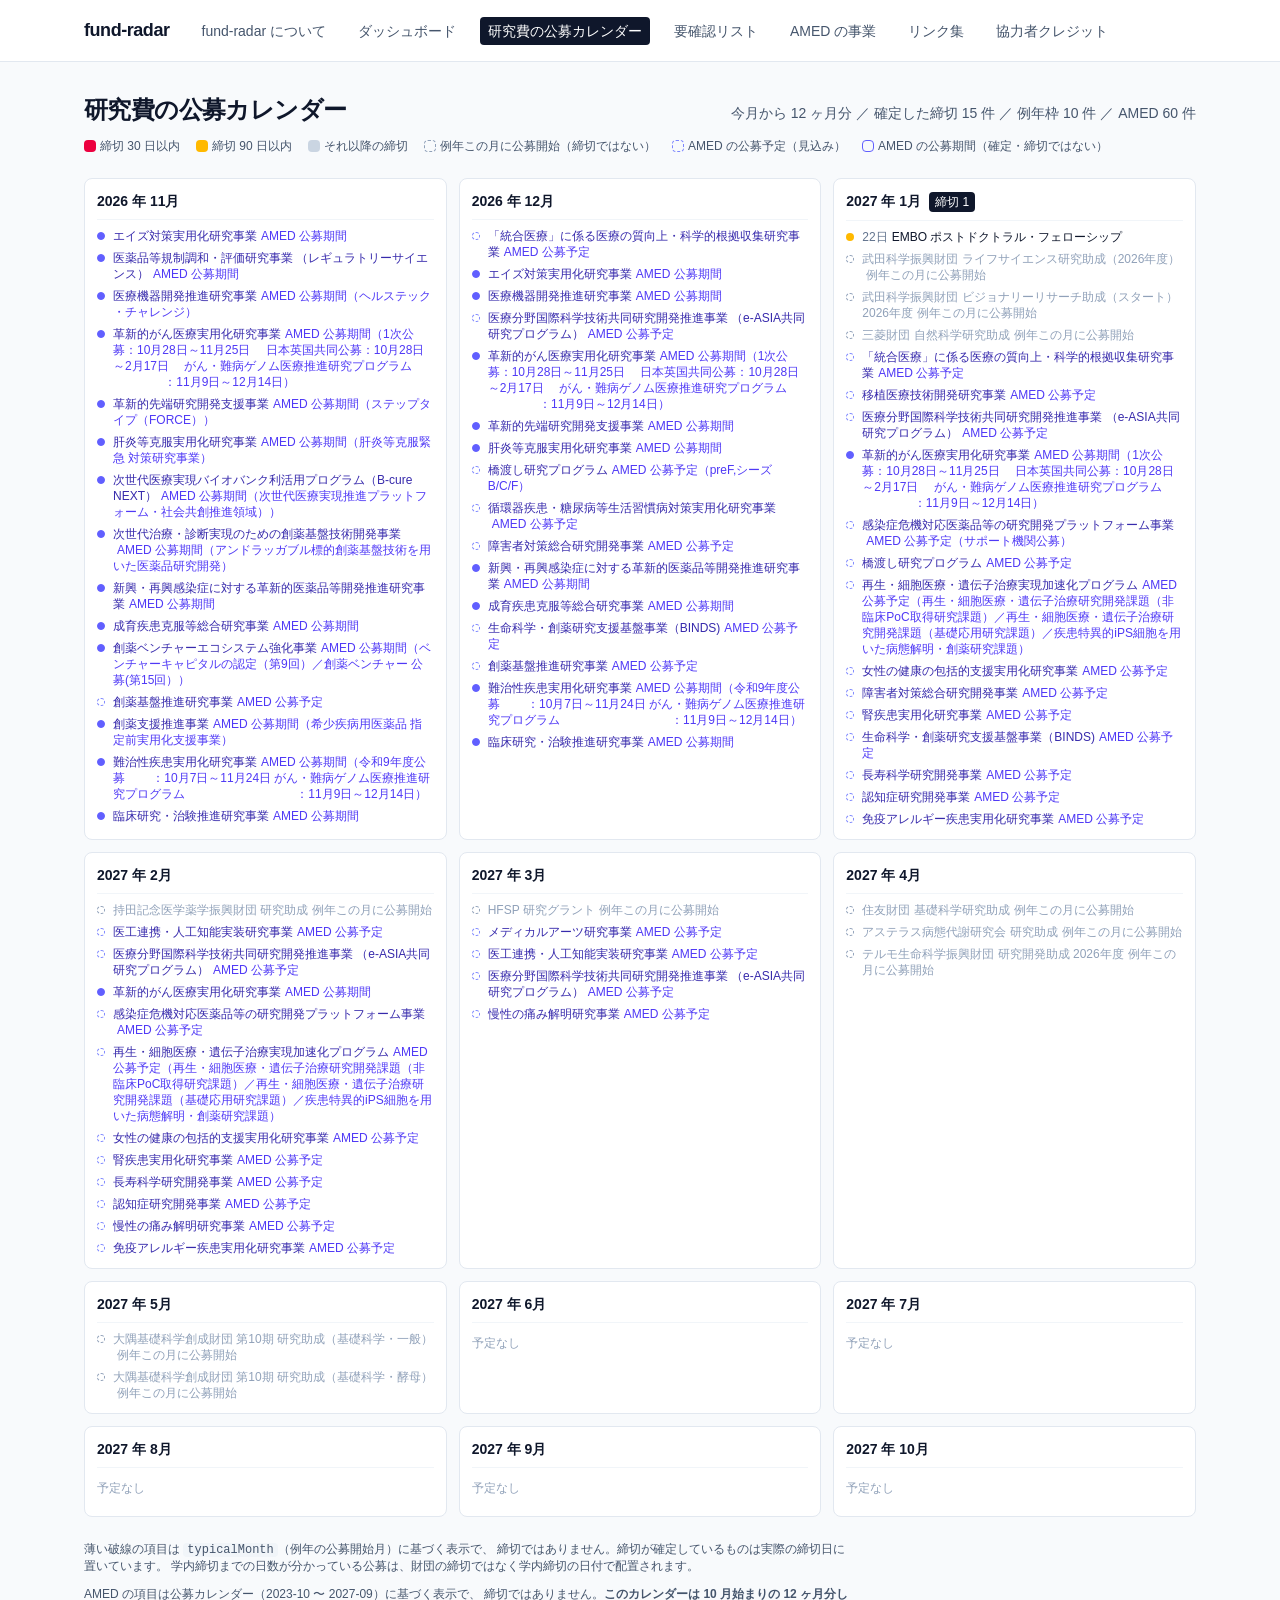
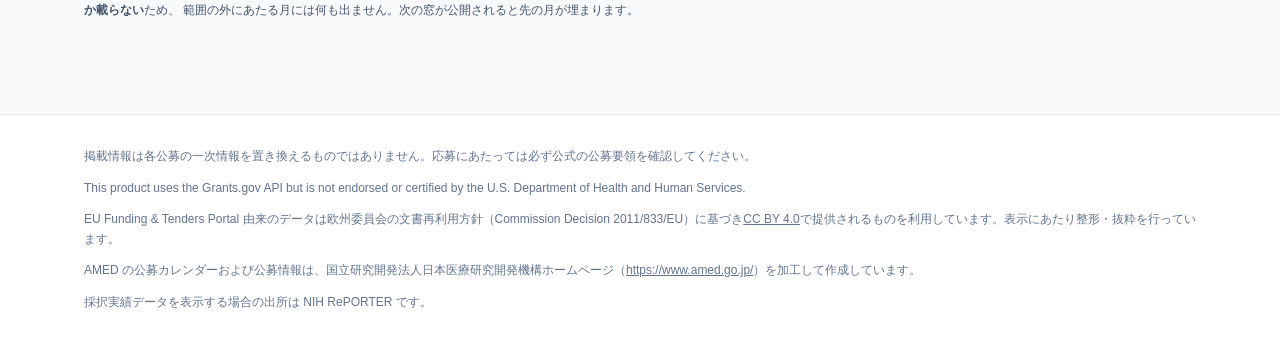
<file: calendar/index.html>
<!DOCTYPE html><html lang="ja"><head><meta charset="utf-8"><meta name="viewport" content="width=device-width, initial-scale=1"><title>研究費の公募カレンダー | fund-radar</title><meta name="description" content="締切と例年の公募開始月を月別に並べた申請計画用のビュー"><link rel="stylesheet" href="../_astro/Base.BMGEi5oj.css"></head><body class="min-h-dvh bg-slate-50 text-slate-900 antialiased"><header class="border-b border-slate-200 bg-white print:hidden"><div class="mx-auto flex max-w-6xl flex-wrap items-baseline gap-x-6 gap-y-2 px-5 py-4"><a href="../index.html" class="text-lg font-bold tracking-tight">fund-radar</a><nav class="flex gap-4 text-sm"><a href="../index.html" class="rounded px-2 py-1 text-slate-600 hover:bg-slate-100 hover:text-slate-900">fund-radar について</a><a href="../dashboard/index.html" class="rounded px-2 py-1 text-slate-600 hover:bg-slate-100 hover:text-slate-900">ダッシュボード</a><a href="../calendar/index.html" class="rounded px-2 py-1 bg-slate-900 text-white">研究費の公募カレンダー</a><a href="../needs-check/index.html" class="rounded px-2 py-1 text-slate-600 hover:bg-slate-100 hover:text-slate-900">要確認リスト</a><a href="../amed/index.html" class="rounded px-2 py-1 text-slate-600 hover:bg-slate-100 hover:text-slate-900">AMED の事業</a><a href="../links/index.html" class="rounded px-2 py-1 text-slate-600 hover:bg-slate-100 hover:text-slate-900">リンク集</a><a href="../credits/index.html" class="rounded px-2 py-1 text-slate-600 hover:bg-slate-100 hover:text-slate-900">協力者クレジット</a></nav></div></header><main class="mx-auto max-w-6xl px-5 py-8"><div class="flex flex-wrap items-baseline justify-between gap-3"><h1 class="text-2xl font-bold tracking-tight">研究費の公募カレンダー</h1><p class="text-sm text-slate-600">今月から 12 ヶ月分 ／ 確定した締切 15 件 ／ 例年枠 10 件 ／ AMED 60 件</p></div><div class="mt-3 flex flex-wrap gap-4 text-xs text-slate-600"><span class="flex items-center gap-1"><span class="inline-block h-3 w-3 rounded bg-rose-600"></span>締切 30 日以内</span><span class="flex items-center gap-1"><span class="inline-block h-3 w-3 rounded bg-amber-400"></span>締切 90 日以内</span><span class="flex items-center gap-1"><span class="inline-block h-3 w-3 rounded bg-slate-300"></span>それ以降の締切</span><span class="flex items-center gap-1"><span class="inline-block h-3 w-3 rounded border border-dashed border-slate-400"></span>例年この月に公募開始（締切ではない）</span><span class="flex items-center gap-1"><span class="inline-block h-3 w-3 rounded border border-dashed border-indigo-400"></span>AMED の公募予定（見込み）</span><span class="flex items-center gap-1"><span class="inline-block h-3 w-3 rounded border border-indigo-500"></span>AMED の公募期間（確定・締切ではない）</span></div><div class="mt-6 grid gap-3 sm:grid-cols-2 lg:grid-cols-3"><section class="rounded-lg border border-slate-200 bg-white p-3"><h2 class="flex items-baseline gap-2 border-b border-slate-100 pb-2 text-sm font-semibold"><span>2026 年 11月</span></h2><ul class="mt-2 space-y-1.5"><li class="flex gap-2 text-xs text-indigo-800"><span class="mt-1 inline-block h-2 w-2 shrink-0 rounded-full border border-indigo-500 bg-indigo-500"></span><span><span>エイズ対策実用化研究事業</span><span class="ml-1 text-indigo-600">AMED 公募期間</span></span></li><li class="flex gap-2 text-xs text-indigo-800"><span class="mt-1 inline-block h-2 w-2 shrink-0 rounded-full border border-indigo-500 bg-indigo-500"></span><span><span>医薬品等規制調和・評価研究事業
（レギュラトリーサイエンス）</span><span class="ml-1 text-indigo-600">AMED 公募期間</span></span></li><li class="flex gap-2 text-xs text-indigo-800"><span class="mt-1 inline-block h-2 w-2 shrink-0 rounded-full border border-indigo-500 bg-indigo-500"></span><span><span>医療機器開発推進研究事業</span><span class="ml-1 text-indigo-600">AMED 公募期間（ヘルステック
・チャレンジ）</span></span></li><li class="flex gap-2 text-xs text-indigo-800"><span class="mt-1 inline-block h-2 w-2 shrink-0 rounded-full border border-indigo-500 bg-indigo-500"></span><span><span>革新的がん医療実用化研究事業</span><span class="ml-1 text-indigo-600">AMED 公募期間（1次公募：10月28日～11月25日
　日本英国共同公募：10月28日～2月17日
　がん・難病ゲノム医療推進研究プログラム
　　　 　：11月9日～12月14日）</span></span></li><li class="flex gap-2 text-xs text-indigo-800"><span class="mt-1 inline-block h-2 w-2 shrink-0 rounded-full border border-indigo-500 bg-indigo-500"></span><span><span>革新的先端研究開発支援事業</span><span class="ml-1 text-indigo-600">AMED 公募期間（ステップタイプ（FORCE））</span></span></li><li class="flex gap-2 text-xs text-indigo-800"><span class="mt-1 inline-block h-2 w-2 shrink-0 rounded-full border border-indigo-500 bg-indigo-500"></span><span><span>肝炎等克服実用化研究事業</span><span class="ml-1 text-indigo-600">AMED 公募期間（肝炎等克服緊急
対策研究事業）</span></span></li><li class="flex gap-2 text-xs text-indigo-800"><span class="mt-1 inline-block h-2 w-2 shrink-0 rounded-full border border-indigo-500 bg-indigo-500"></span><span><span>次世代医療実現バイオバンク利活用プログラム（B-cure NEXT）</span><span class="ml-1 text-indigo-600">AMED 公募期間（次世代医療実現推進プラットフォーム・社会共創推進領域））</span></span></li><li class="flex gap-2 text-xs text-indigo-800"><span class="mt-1 inline-block h-2 w-2 shrink-0 rounded-full border border-indigo-500 bg-indigo-500"></span><span><span>次世代治療・診断実現のための創薬基盤技術開発事業</span><span class="ml-1 text-indigo-600">AMED 公募期間（アンドラッガブル標的創薬基盤技術を用いた医薬品研究開発）</span></span></li><li class="flex gap-2 text-xs text-indigo-800"><span class="mt-1 inline-block h-2 w-2 shrink-0 rounded-full border border-indigo-500 bg-indigo-500"></span><span><span>新興・再興感染症に対する革新的医薬品等開発推進研究事業</span><span class="ml-1 text-indigo-600">AMED 公募期間</span></span></li><li class="flex gap-2 text-xs text-indigo-800"><span class="mt-1 inline-block h-2 w-2 shrink-0 rounded-full border border-indigo-500 bg-indigo-500"></span><span><span>成育疾患克服等総合研究事業</span><span class="ml-1 text-indigo-600">AMED 公募期間</span></span></li><li class="flex gap-2 text-xs text-indigo-800"><span class="mt-1 inline-block h-2 w-2 shrink-0 rounded-full border border-indigo-500 bg-indigo-500"></span><span><span>創薬ベンチャーエコシステム強化事業</span><span class="ml-1 text-indigo-600">AMED 公募期間（ベンチャーキャピタルの認定（第9回）／創薬ベンチャー
公募(第15回））</span></span></li><li class="flex gap-2 text-xs text-indigo-800"><span class="mt-1 inline-block h-2 w-2 shrink-0 rounded-full border border-dashed border-indigo-400"></span><span><span>創薬基盤推進研究事業</span><span class="ml-1 text-indigo-600">AMED 公募予定</span></span></li><li class="flex gap-2 text-xs text-indigo-800"><span class="mt-1 inline-block h-2 w-2 shrink-0 rounded-full border border-indigo-500 bg-indigo-500"></span><span><span>創薬支援推進事業</span><span class="ml-1 text-indigo-600">AMED 公募期間（希少疾病用医薬品
指定前実用化支援事業）</span></span></li><li class="flex gap-2 text-xs text-indigo-800"><span class="mt-1 inline-block h-2 w-2 shrink-0 rounded-full border border-indigo-500 bg-indigo-500"></span><span><span>難治性疾患実用化研究事業</span><span class="ml-1 text-indigo-600">AMED 公募期間（令和9年度公募
　　：10月7日～11月24日
がん・難病ゲノム医療推進研究プログラム
　　　　　　　　　：11月9日～12月14日）</span></span></li><li class="flex gap-2 text-xs text-indigo-800"><span class="mt-1 inline-block h-2 w-2 shrink-0 rounded-full border border-indigo-500 bg-indigo-500"></span><span><span>臨床研究・治験推進研究事業</span><span class="ml-1 text-indigo-600">AMED 公募期間</span></span></li></ul></section><section class="rounded-lg border border-slate-200 bg-white p-3"><h2 class="flex items-baseline gap-2 border-b border-slate-100 pb-2 text-sm font-semibold"><span>2026 年 12月</span></h2><ul class="mt-2 space-y-1.5"><li class="flex gap-2 text-xs text-indigo-800"><span class="mt-1 inline-block h-2 w-2 shrink-0 rounded-full border border-dashed border-indigo-400"></span><span><span>「統合医療」に係る医療の質向上・科学的根拠収集研究事業</span><span class="ml-1 text-indigo-600">AMED 公募予定</span></span></li><li class="flex gap-2 text-xs text-indigo-800"><span class="mt-1 inline-block h-2 w-2 shrink-0 rounded-full border border-indigo-500 bg-indigo-500"></span><span><span>エイズ対策実用化研究事業</span><span class="ml-1 text-indigo-600">AMED 公募期間</span></span></li><li class="flex gap-2 text-xs text-indigo-800"><span class="mt-1 inline-block h-2 w-2 shrink-0 rounded-full border border-indigo-500 bg-indigo-500"></span><span><span>医療機器開発推進研究事業</span><span class="ml-1 text-indigo-600">AMED 公募期間</span></span></li><li class="flex gap-2 text-xs text-indigo-800"><span class="mt-1 inline-block h-2 w-2 shrink-0 rounded-full border border-dashed border-indigo-400"></span><span><span>医療分野国際科学技術共同研究開発推進事業 （e-ASIA共同研究プログラム）</span><span class="ml-1 text-indigo-600">AMED 公募予定</span></span></li><li class="flex gap-2 text-xs text-indigo-800"><span class="mt-1 inline-block h-2 w-2 shrink-0 rounded-full border border-indigo-500 bg-indigo-500"></span><span><span>革新的がん医療実用化研究事業</span><span class="ml-1 text-indigo-600">AMED 公募期間（1次公募：10月28日～11月25日
　日本英国共同公募：10月28日～2月17日
　がん・難病ゲノム医療推進研究プログラム
　　　 　：11月9日～12月14日）</span></span></li><li class="flex gap-2 text-xs text-indigo-800"><span class="mt-1 inline-block h-2 w-2 shrink-0 rounded-full border border-indigo-500 bg-indigo-500"></span><span><span>革新的先端研究開発支援事業</span><span class="ml-1 text-indigo-600">AMED 公募期間</span></span></li><li class="flex gap-2 text-xs text-indigo-800"><span class="mt-1 inline-block h-2 w-2 shrink-0 rounded-full border border-indigo-500 bg-indigo-500"></span><span><span>肝炎等克服実用化研究事業</span><span class="ml-1 text-indigo-600">AMED 公募期間</span></span></li><li class="flex gap-2 text-xs text-indigo-800"><span class="mt-1 inline-block h-2 w-2 shrink-0 rounded-full border border-dashed border-indigo-400"></span><span><span>橋渡し研究プログラム</span><span class="ml-1 text-indigo-600">AMED 公募予定（preF,シーズB/C/F）</span></span></li><li class="flex gap-2 text-xs text-indigo-800"><span class="mt-1 inline-block h-2 w-2 shrink-0 rounded-full border border-dashed border-indigo-400"></span><span><span>循環器疾患・糖尿病等生活習慣病対策実用化研究事業</span><span class="ml-1 text-indigo-600">AMED 公募予定</span></span></li><li class="flex gap-2 text-xs text-indigo-800"><span class="mt-1 inline-block h-2 w-2 shrink-0 rounded-full border border-dashed border-indigo-400"></span><span><span>障害者対策総合研究開発事業</span><span class="ml-1 text-indigo-600">AMED 公募予定</span></span></li><li class="flex gap-2 text-xs text-indigo-800"><span class="mt-1 inline-block h-2 w-2 shrink-0 rounded-full border border-indigo-500 bg-indigo-500"></span><span><span>新興・再興感染症に対する革新的医薬品等開発推進研究事業</span><span class="ml-1 text-indigo-600">AMED 公募期間</span></span></li><li class="flex gap-2 text-xs text-indigo-800"><span class="mt-1 inline-block h-2 w-2 shrink-0 rounded-full border border-indigo-500 bg-indigo-500"></span><span><span>成育疾患克服等総合研究事業</span><span class="ml-1 text-indigo-600">AMED 公募期間</span></span></li><li class="flex gap-2 text-xs text-indigo-800"><span class="mt-1 inline-block h-2 w-2 shrink-0 rounded-full border border-dashed border-indigo-400"></span><span><span>生命科学・創薬研究支援基盤事業（BINDS)</span><span class="ml-1 text-indigo-600">AMED 公募予定</span></span></li><li class="flex gap-2 text-xs text-indigo-800"><span class="mt-1 inline-block h-2 w-2 shrink-0 rounded-full border border-dashed border-indigo-400"></span><span><span>創薬基盤推進研究事業</span><span class="ml-1 text-indigo-600">AMED 公募予定</span></span></li><li class="flex gap-2 text-xs text-indigo-800"><span class="mt-1 inline-block h-2 w-2 shrink-0 rounded-full border border-indigo-500 bg-indigo-500"></span><span><span>難治性疾患実用化研究事業</span><span class="ml-1 text-indigo-600">AMED 公募期間（令和9年度公募
　　：10月7日～11月24日
がん・難病ゲノム医療推進研究プログラム
　　　　　　　　　：11月9日～12月14日）</span></span></li><li class="flex gap-2 text-xs text-indigo-800"><span class="mt-1 inline-block h-2 w-2 shrink-0 rounded-full border border-indigo-500 bg-indigo-500"></span><span><span>臨床研究・治験推進研究事業</span><span class="ml-1 text-indigo-600">AMED 公募期間</span></span></li></ul></section><section class="rounded-lg border border-slate-200 bg-white p-3"><h2 class="flex items-baseline gap-2 border-b border-slate-100 pb-2 text-sm font-semibold"><span>2027 年 1月</span><span class="rounded bg-slate-900 px-1.5 py-0.5 text-xs font-medium text-white">締切 1</span></h2><ul class="mt-2 space-y-1.5"><li class="flex gap-2 text-xs" data-program-id="embo-postdoctoral-fellowships" data-status="unconsidered"><span class="mt-1 inline-block h-2 w-2 shrink-0 rounded-full bg-amber-400"></span><span><span class="font-medium text-slate-500">22日</span><a href="https://www.embo.org/funding/fellowships-grants-and-career-support/postdoctoral-fellowships/" rel="noopener" target="_blank" class="ml-1 hover:underline">EMBO ポストドクトラル・フェローシップ</a><span data-status-badge hidden class="ml-1 rounded px-1 py-0.5 text-xs"></span></span></li><li class="flex gap-2 text-xs text-slate-400"><span class="mt-1 inline-block h-2 w-2 shrink-0 rounded-full border border-dashed border-slate-400"></span><span><a href="https://www.takeda-sci.or.jp/research/assist/lifescience.php" rel="noopener" target="_blank" class="hover:underline">武田科学振興財団 ライフサイエンス研究助成（2026年度）</a><span class="ml-1">例年この月に公募開始</span></span></li><li class="flex gap-2 text-xs text-slate-400"><span class="mt-1 inline-block h-2 w-2 shrink-0 rounded-full border border-dashed border-slate-400"></span><span><a href="https://www.takeda-sci.or.jp/research/assist/visionary.php" rel="noopener" target="_blank" class="hover:underline">武田科学振興財団 ビジョナリーリサーチ助成（スタート）2026年度</a><span class="ml-1">例年この月に公募開始</span></span></li><li class="flex gap-2 text-xs text-slate-400"><span class="mt-1 inline-block h-2 w-2 shrink-0 rounded-full border border-dashed border-slate-400"></span><span><a href="https://www.mitsubishi-zaidan.jp/support/index.html" rel="noopener" target="_blank" class="hover:underline">三菱財団 自然科学研究助成</a><span class="ml-1">例年この月に公募開始</span></span></li><li class="flex gap-2 text-xs text-indigo-800"><span class="mt-1 inline-block h-2 w-2 shrink-0 rounded-full border border-dashed border-indigo-400"></span><span><span>「統合医療」に係る医療の質向上・科学的根拠収集研究事業</span><span class="ml-1 text-indigo-600">AMED 公募予定</span></span></li><li class="flex gap-2 text-xs text-indigo-800"><span class="mt-1 inline-block h-2 w-2 shrink-0 rounded-full border border-dashed border-indigo-400"></span><span><span>移植医療技術開発研究事業</span><span class="ml-1 text-indigo-600">AMED 公募予定</span></span></li><li class="flex gap-2 text-xs text-indigo-800"><span class="mt-1 inline-block h-2 w-2 shrink-0 rounded-full border border-dashed border-indigo-400"></span><span><span>医療分野国際科学技術共同研究開発推進事業 （e-ASIA共同研究プログラム）</span><span class="ml-1 text-indigo-600">AMED 公募予定</span></span></li><li class="flex gap-2 text-xs text-indigo-800"><span class="mt-1 inline-block h-2 w-2 shrink-0 rounded-full border border-indigo-500 bg-indigo-500"></span><span><span>革新的がん医療実用化研究事業</span><span class="ml-1 text-indigo-600">AMED 公募期間（1次公募：10月28日～11月25日
　日本英国共同公募：10月28日～2月17日
　がん・難病ゲノム医療推進研究プログラム
　　　 　：11月9日～12月14日）</span></span></li><li class="flex gap-2 text-xs text-indigo-800"><span class="mt-1 inline-block h-2 w-2 shrink-0 rounded-full border border-dashed border-indigo-400"></span><span><span>感染症危機対応医薬品等の研究開発プラットフォーム事業</span><span class="ml-1 text-indigo-600">AMED 公募予定（サポート機関公募）</span></span></li><li class="flex gap-2 text-xs text-indigo-800"><span class="mt-1 inline-block h-2 w-2 shrink-0 rounded-full border border-dashed border-indigo-400"></span><span><span>橋渡し研究プログラム</span><span class="ml-1 text-indigo-600">AMED 公募予定</span></span></li><li class="flex gap-2 text-xs text-indigo-800"><span class="mt-1 inline-block h-2 w-2 shrink-0 rounded-full border border-dashed border-indigo-400"></span><span><span>再生・細胞医療・遺伝子治療実現加速化プログラム</span><span class="ml-1 text-indigo-600">AMED 公募予定（再生・細胞医療・遺伝子治療研究開発課題（非臨床PoC取得研究課題）／再生・細胞医療・遺伝子治療研究開発課題（基礎応用研究課題）／疾患特異的iPS細胞を用いた病態解明・創薬研究課題）</span></span></li><li class="flex gap-2 text-xs text-indigo-800"><span class="mt-1 inline-block h-2 w-2 shrink-0 rounded-full border border-dashed border-indigo-400"></span><span><span>女性の健康の包括的支援実用化研究事業</span><span class="ml-1 text-indigo-600">AMED 公募予定</span></span></li><li class="flex gap-2 text-xs text-indigo-800"><span class="mt-1 inline-block h-2 w-2 shrink-0 rounded-full border border-dashed border-indigo-400"></span><span><span>障害者対策総合研究開発事業</span><span class="ml-1 text-indigo-600">AMED 公募予定</span></span></li><li class="flex gap-2 text-xs text-indigo-800"><span class="mt-1 inline-block h-2 w-2 shrink-0 rounded-full border border-dashed border-indigo-400"></span><span><span>腎疾患実用化研究事業</span><span class="ml-1 text-indigo-600">AMED 公募予定</span></span></li><li class="flex gap-2 text-xs text-indigo-800"><span class="mt-1 inline-block h-2 w-2 shrink-0 rounded-full border border-dashed border-indigo-400"></span><span><span>生命科学・創薬研究支援基盤事業（BINDS)</span><span class="ml-1 text-indigo-600">AMED 公募予定</span></span></li><li class="flex gap-2 text-xs text-indigo-800"><span class="mt-1 inline-block h-2 w-2 shrink-0 rounded-full border border-dashed border-indigo-400"></span><span><span>長寿科学研究開発事業</span><span class="ml-1 text-indigo-600">AMED 公募予定</span></span></li><li class="flex gap-2 text-xs text-indigo-800"><span class="mt-1 inline-block h-2 w-2 shrink-0 rounded-full border border-dashed border-indigo-400"></span><span><span>認知症研究開発事業</span><span class="ml-1 text-indigo-600">AMED 公募予定</span></span></li><li class="flex gap-2 text-xs text-indigo-800"><span class="mt-1 inline-block h-2 w-2 shrink-0 rounded-full border border-dashed border-indigo-400"></span><span><span>免疫アレルギー疾患実用化研究事業</span><span class="ml-1 text-indigo-600">AMED 公募予定</span></span></li></ul></section><section class="rounded-lg border border-slate-200 bg-white p-3"><h2 class="flex items-baseline gap-2 border-b border-slate-100 pb-2 text-sm font-semibold"><span>2027 年 2月</span></h2><ul class="mt-2 space-y-1.5"><li class="flex gap-2 text-xs text-slate-400"><span class="mt-1 inline-block h-2 w-2 shrink-0 rounded-full border border-dashed border-slate-400"></span><span><a href="https://www.mochidazaidan.or.jp/kenkyu.html" rel="noopener" target="_blank" class="hover:underline">持田記念医学薬学振興財団 研究助成</a><span class="ml-1">例年この月に公募開始</span></span></li><li class="flex gap-2 text-xs text-indigo-800"><span class="mt-1 inline-block h-2 w-2 shrink-0 rounded-full border border-dashed border-indigo-400"></span><span><span>医工連携・人工知能実装研究事業</span><span class="ml-1 text-indigo-600">AMED 公募予定</span></span></li><li class="flex gap-2 text-xs text-indigo-800"><span class="mt-1 inline-block h-2 w-2 shrink-0 rounded-full border border-dashed border-indigo-400"></span><span><span>医療分野国際科学技術共同研究開発推進事業 （e-ASIA共同研究プログラム）</span><span class="ml-1 text-indigo-600">AMED 公募予定</span></span></li><li class="flex gap-2 text-xs text-indigo-800"><span class="mt-1 inline-block h-2 w-2 shrink-0 rounded-full border border-indigo-500 bg-indigo-500"></span><span><span>革新的がん医療実用化研究事業</span><span class="ml-1 text-indigo-600">AMED 公募期間</span></span></li><li class="flex gap-2 text-xs text-indigo-800"><span class="mt-1 inline-block h-2 w-2 shrink-0 rounded-full border border-dashed border-indigo-400"></span><span><span>感染症危機対応医薬品等の研究開発プラットフォーム事業</span><span class="ml-1 text-indigo-600">AMED 公募予定</span></span></li><li class="flex gap-2 text-xs text-indigo-800"><span class="mt-1 inline-block h-2 w-2 shrink-0 rounded-full border border-dashed border-indigo-400"></span><span><span>再生・細胞医療・遺伝子治療実現加速化プログラム</span><span class="ml-1 text-indigo-600">AMED 公募予定（再生・細胞医療・遺伝子治療研究開発課題（非臨床PoC取得研究課題）／再生・細胞医療・遺伝子治療研究開発課題（基礎応用研究課題）／疾患特異的iPS細胞を用いた病態解明・創薬研究課題）</span></span></li><li class="flex gap-2 text-xs text-indigo-800"><span class="mt-1 inline-block h-2 w-2 shrink-0 rounded-full border border-dashed border-indigo-400"></span><span><span>女性の健康の包括的支援実用化研究事業</span><span class="ml-1 text-indigo-600">AMED 公募予定</span></span></li><li class="flex gap-2 text-xs text-indigo-800"><span class="mt-1 inline-block h-2 w-2 shrink-0 rounded-full border border-dashed border-indigo-400"></span><span><span>腎疾患実用化研究事業</span><span class="ml-1 text-indigo-600">AMED 公募予定</span></span></li><li class="flex gap-2 text-xs text-indigo-800"><span class="mt-1 inline-block h-2 w-2 shrink-0 rounded-full border border-dashed border-indigo-400"></span><span><span>長寿科学研究開発事業</span><span class="ml-1 text-indigo-600">AMED 公募予定</span></span></li><li class="flex gap-2 text-xs text-indigo-800"><span class="mt-1 inline-block h-2 w-2 shrink-0 rounded-full border border-dashed border-indigo-400"></span><span><span>認知症研究開発事業</span><span class="ml-1 text-indigo-600">AMED 公募予定</span></span></li><li class="flex gap-2 text-xs text-indigo-800"><span class="mt-1 inline-block h-2 w-2 shrink-0 rounded-full border border-dashed border-indigo-400"></span><span><span>慢性の痛み解明研究事業</span><span class="ml-1 text-indigo-600">AMED 公募予定</span></span></li><li class="flex gap-2 text-xs text-indigo-800"><span class="mt-1 inline-block h-2 w-2 shrink-0 rounded-full border border-dashed border-indigo-400"></span><span><span>免疫アレルギー疾患実用化研究事業</span><span class="ml-1 text-indigo-600">AMED 公募予定</span></span></li></ul></section><section class="rounded-lg border border-slate-200 bg-white p-3"><h2 class="flex items-baseline gap-2 border-b border-slate-100 pb-2 text-sm font-semibold"><span>2027 年 3月</span></h2><ul class="mt-2 space-y-1.5"><li class="flex gap-2 text-xs text-slate-400"><span class="mt-1 inline-block h-2 w-2 shrink-0 rounded-full border border-dashed border-slate-400"></span><span><a href="https://www.hfsp.org/funding/hfsp-funding/research-grants" rel="noopener" target="_blank" class="hover:underline">HFSP 研究グラント</a><span class="ml-1">例年この月に公募開始</span></span></li><li class="flex gap-2 text-xs text-indigo-800"><span class="mt-1 inline-block h-2 w-2 shrink-0 rounded-full border border-dashed border-indigo-400"></span><span><span>メディカルアーツ研究事業</span><span class="ml-1 text-indigo-600">AMED 公募予定</span></span></li><li class="flex gap-2 text-xs text-indigo-800"><span class="mt-1 inline-block h-2 w-2 shrink-0 rounded-full border border-dashed border-indigo-400"></span><span><span>医工連携・人工知能実装研究事業</span><span class="ml-1 text-indigo-600">AMED 公募予定</span></span></li><li class="flex gap-2 text-xs text-indigo-800"><span class="mt-1 inline-block h-2 w-2 shrink-0 rounded-full border border-dashed border-indigo-400"></span><span><span>医療分野国際科学技術共同研究開発推進事業 （e-ASIA共同研究プログラム）</span><span class="ml-1 text-indigo-600">AMED 公募予定</span></span></li><li class="flex gap-2 text-xs text-indigo-800"><span class="mt-1 inline-block h-2 w-2 shrink-0 rounded-full border border-dashed border-indigo-400"></span><span><span>慢性の痛み解明研究事業</span><span class="ml-1 text-indigo-600">AMED 公募予定</span></span></li></ul></section><section class="rounded-lg border border-slate-200 bg-white p-3"><h2 class="flex items-baseline gap-2 border-b border-slate-100 pb-2 text-sm font-semibold"><span>2027 年 4月</span></h2><ul class="mt-2 space-y-1.5"><li class="flex gap-2 text-xs text-slate-400"><span class="mt-1 inline-block h-2 w-2 shrink-0 rounded-full border border-dashed border-slate-400"></span><span><a href="https://www.sumitomo.or.jp/html/kiso/kisokagaku.htm" rel="noopener" target="_blank" class="hover:underline">住友財団 基礎科学研究助成</a><span class="ml-1">例年この月に公募開始</span></span></li><li class="flex gap-2 text-xs text-slate-400"><span class="mt-1 inline-block h-2 w-2 shrink-0 rounded-full border border-dashed border-slate-400"></span><span><a href="https://www.astellas-foundation.or.jp/assist/gist.html" rel="noopener" target="_blank" class="hover:underline">アステラス病態代謝研究会 研究助成</a><span class="ml-1">例年この月に公募開始</span></span></li><li class="flex gap-2 text-xs text-slate-400"><span class="mt-1 inline-block h-2 w-2 shrink-0 rounded-full border border-dashed border-slate-400"></span><span><a href="https://www.terumozaidan.or.jp/support/research.html" rel="noopener" target="_blank" class="hover:underline">テルモ生命科学振興財団 研究開発助成 2026年度</a><span class="ml-1">例年この月に公募開始</span></span></li></ul></section><section class="rounded-lg border border-slate-200 bg-white p-3"><h2 class="flex items-baseline gap-2 border-b border-slate-100 pb-2 text-sm font-semibold"><span>2027 年 5月</span></h2><ul class="mt-2 space-y-1.5"><li class="flex gap-2 text-xs text-slate-400"><span class="mt-1 inline-block h-2 w-2 shrink-0 rounded-full border border-dashed border-slate-400"></span><span><a href="https://ofsf.or.jp/activity/10_guideline.html" rel="noopener" target="_blank" class="hover:underline">大隅基礎科学創成財団 第10期 研究助成（基礎科学・一般）</a><span class="ml-1">例年この月に公募開始</span></span></li><li class="flex gap-2 text-xs text-slate-400"><span class="mt-1 inline-block h-2 w-2 shrink-0 rounded-full border border-dashed border-slate-400"></span><span><a href="https://ofsf.or.jp/activity/10_guideline.html" rel="noopener" target="_blank" class="hover:underline">大隅基礎科学創成財団 第10期 研究助成（基礎科学・酵母）</a><span class="ml-1">例年この月に公募開始</span></span></li></ul></section><section class="rounded-lg border border-slate-200 bg-white p-3"><h2 class="flex items-baseline gap-2 border-b border-slate-100 pb-2 text-sm font-semibold"><span>2027 年 6月</span></h2><p class="mt-3 text-xs text-slate-400">予定なし</p><ul class="mt-2 space-y-1.5"></ul></section><section class="rounded-lg border border-slate-200 bg-white p-3"><h2 class="flex items-baseline gap-2 border-b border-slate-100 pb-2 text-sm font-semibold"><span>2027 年 7月</span></h2><p class="mt-3 text-xs text-slate-400">予定なし</p><ul class="mt-2 space-y-1.5"></ul></section><section class="rounded-lg border border-slate-200 bg-white p-3"><h2 class="flex items-baseline gap-2 border-b border-slate-100 pb-2 text-sm font-semibold"><span>2027 年 8月</span></h2><p class="mt-3 text-xs text-slate-400">予定なし</p><ul class="mt-2 space-y-1.5"></ul></section><section class="rounded-lg border border-slate-200 bg-white p-3"><h2 class="flex items-baseline gap-2 border-b border-slate-100 pb-2 text-sm font-semibold"><span>2027 年 9月</span></h2><p class="mt-3 text-xs text-slate-400">予定なし</p><ul class="mt-2 space-y-1.5"></ul></section><section class="rounded-lg border border-slate-200 bg-white p-3"><h2 class="flex items-baseline gap-2 border-b border-slate-100 pb-2 text-sm font-semibold"><span>2027 年 10月</span></h2><p class="mt-3 text-xs text-slate-400">予定なし</p><ul class="mt-2 space-y-1.5"></ul></section></div><p class="mt-6 max-w-3xl text-xs text-slate-600">薄い破線の項目は <code class="rounded bg-slate-100 px-1">typicalMonth</code>（例年の公募開始月）に基づく表示で、 締切ではありません。締切が確定しているものは実際の締切日に置いています。 学内締切までの日数が分かっている公募は、財団の締切ではなく学内締切の日付で配置されます。</p><p class="mt-3 max-w-3xl text-xs text-slate-600">AMED の項目は公募カレンダー（2023-10 〜 2027-09）に基づく表示で、 締切ではありません。<strong>このカレンダーは 10 月始まりの 12 ヶ月分しか載らない</strong>ため、 範囲の外にあたる月には何も出ません。次の窓が公開されると先の月が埋まります。</p></main><script type="module">var e=[`unconsidered`,`considering`,`planned`,`applied`,`awarded`,`rejected`,`not_eligible`],t={unconsidered:`未検討`,considering:`検討中`,planned:`申請予定`,applied:`申請済`,awarded:`採択`,rejected:`不採択`,not_eligible:`対象外`},n={unconsidered:`bg-slate-100 text-slate-500`,considering:`bg-sky-100 text-sky-900`,planned:`bg-indigo-100 text-indigo-900`,applied:`bg-violet-100 text-violet-900`,awarded:`bg-emerald-100 text-emerald-900`,rejected:`bg-slate-200 text-slate-600`,not_eligible:`bg-slate-200 text-slate-500`},r=`unconsidered`,i=`fund-radar:status:v1`;function a(t){return typeof t==`string`&&e.includes(t)}function o(e){return s(typeof e==`object`&&e&&!Array.isArray(e)&&`statuses`in e?e.statuses:e)}function s(e){if(typeof e!=`object`||!e||Array.isArray(e))return{};let t={};for(let[n,r]of Object.entries(e))typeof n==`string`&&n!==``&&a(r)&&r!==`unconsidered`&&(t[n]=r);return t}var c=`fund-radar:status-changed`;function l(){try{let e=localStorage.getItem(i);return e?s(JSON.parse(e)):{}}catch{return{}}}function u(e){try{localStorage.setItem(i,JSON.stringify(e))}catch{}}var d=l();function f(e){let i=e.dataset.programId;if(!i)return;let a=d[i]??`unconsidered`;e.dataset.status=a;let o=e.querySelector(`select[data-status-select]`);o&&(o.value=a);let s=e.querySelector(`[data-status-badge]`);s&&(s.textContent=t[a],s.className=`rounded px-2 py-0.5 text-xs font-medium ${n[a]}`,s.hidden=a===r)}function p(){document.querySelectorAll(`[data-program-id]`).forEach(f)}function m(e,t){t===`unconsidered`?delete d[e]:d[e]=t,u(d),p(),document.dispatchEvent(new CustomEvent(c))}document.addEventListener(`change`,e=>{let t=e.target;if(!(t instanceof HTMLSelectElement)||!t.hasAttribute(`data-status-select`))return;let n=t.closest(`[data-program-id]`)?.dataset.programId;!n||!a(t.value)||m(n,t.value)});function h(){let e={exportedAt:new Date().toISOString(),schema:i,statuses:d},t=new Blob([JSON.stringify(e,null,2)],{type:`application/json`}),n=URL.createObjectURL(t),r=document.createElement(`a`);r.href=n,r.download=`fund-radar-status-${e.exportedAt.slice(0,10)}.json`,r.click(),URL.revokeObjectURL(n)}async function g(e){let t;try{t=JSON.parse(await e.text())}catch{_(`読み込めませんでした。JSON として解釈できないか、ファイルを読めませんでした。`,!0);return}let n=o(t),r=Object.keys(n).length;if(r===0){_(`有効なステータスが 1 件も含まれていませんでした。現在の内容はそのままです。`,!0);return}let i=Object.keys(d).length;if(i>0&&!window.confirm(`読み込んだファイルには ${r} 件の検討状況が入っています。\n現在このブラウザに保存されている ${i} 件は破棄され、ファイルの内容に置き換わります。\n続けますか？`)){_(`取り込みを中止しました。現在の内容はそのままです。`,!0);return}d=n,u(d),p(),document.dispatchEvent(new CustomEvent(c)),_(i>0?`${r} 件を読み込みました（既存の ${i} 件を置き換えました）。`:`${r} 件を読み込みました。`,!1)}function _(e,t){let n=document.querySelector(`[data-status-message]`);n&&(n.textContent=e,n.className=`text-xs ${t?`text-rose-700`:`text-emerald-700`}`)}document.addEventListener(`click`,e=>{let t=e.target;t instanceof HTMLElement&&t.closest(`[data-status-export]`)&&h()}),document.addEventListener(`change`,e=>{let t=e.target;if(!(t instanceof HTMLInputElement)||!t.hasAttribute(`data-status-import`))return;let n=t.files?.[0];n&&g(n).finally(()=>{t.value=``})}),p();</script><footer class="mt-16 border-t border-slate-200 bg-white"><div class="mx-auto max-w-6xl space-y-3 px-5 py-8 text-xs leading-relaxed text-slate-500"><p>掲載情報は各公募の一次情報を置き換えるものではありません。応募にあたっては必ず公式の公募要領を確認してください。</p><p>This product uses the Grants.gov API but is not endorsed or certified by the U.S. Department of Health and Human Services.</p><p>EU Funding &amp; Tenders Portal 由来のデータは欧州委員会の文書再利用方針（Commission Decision 2011/833/EU）に基づき<a class="underline hover:text-slate-700" href="https://creativecommons.org/licenses/by/4.0/" rel="noopener">CC BY 4.0</a>で提供されるものを利用しています。表示にあたり整形・抜粋を行っています。</p><p>AMED の公募カレンダーおよび公募情報は、国立研究開発法人日本医療研究開発機構ホームページ（<a class="underline hover:text-slate-700" href="https://www.amed.go.jp/" rel="noopener">https://www.amed.go.jp/</a>）を加工して作成しています。</p><p>採択実績データを表示する場合の出所は NIH RePORTER です。</p></div></footer></body></html>
</file>
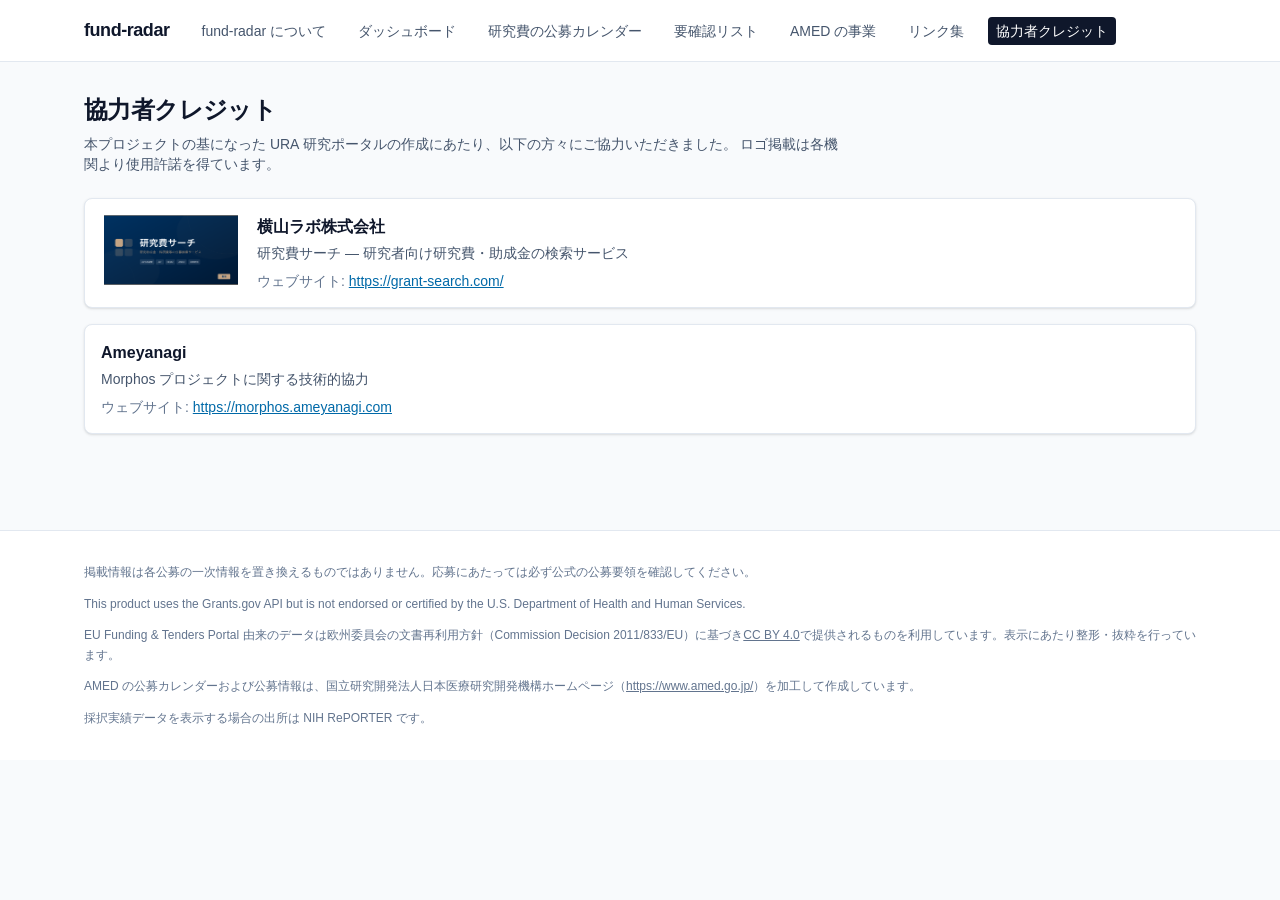
<file: credits/index.html>
<!DOCTYPE html><html lang="ja"><head><meta charset="utf-8"><meta name="viewport" content="width=device-width, initial-scale=1"><title>協力者クレジット | fund-radar</title><meta name="description" content="URA 研究ポータルの作成にご協力いただいた方々"><link rel="stylesheet" href="../_astro/Base.BMGEi5oj.css"></head><body class="min-h-dvh bg-slate-50 text-slate-900 antialiased"><header class="border-b border-slate-200 bg-white print:hidden"><div class="mx-auto flex max-w-6xl flex-wrap items-baseline gap-x-6 gap-y-2 px-5 py-4"><a href="../index.html" class="text-lg font-bold tracking-tight">fund-radar</a><nav class="flex gap-4 text-sm"><a href="../index.html" class="rounded px-2 py-1 text-slate-600 hover:bg-slate-100 hover:text-slate-900">fund-radar について</a><a href="../dashboard/index.html" class="rounded px-2 py-1 text-slate-600 hover:bg-slate-100 hover:text-slate-900">ダッシュボード</a><a href="../calendar/index.html" class="rounded px-2 py-1 text-slate-600 hover:bg-slate-100 hover:text-slate-900">研究費の公募カレンダー</a><a href="../needs-check/index.html" class="rounded px-2 py-1 text-slate-600 hover:bg-slate-100 hover:text-slate-900">要確認リスト</a><a href="../amed/index.html" class="rounded px-2 py-1 text-slate-600 hover:bg-slate-100 hover:text-slate-900">AMED の事業</a><a href="../links/index.html" class="rounded px-2 py-1 text-slate-600 hover:bg-slate-100 hover:text-slate-900">リンク集</a><a href="../credits/index.html" class="rounded px-2 py-1 bg-slate-900 text-white">協力者クレジット</a></nav></div></header><main class="mx-auto max-w-6xl px-5 py-8"><h1 class="text-2xl font-bold tracking-tight">協力者クレジット</h1><p class="mt-2 max-w-3xl text-sm text-slate-600">本プロジェクトの基になった URA 研究ポータルの作成にあたり、以下の方々にご協力いただきました。 ロゴ掲載は各機関より使用許諾を得ています。</p><div class="mt-6 space-y-4"><article class="flex flex-wrap items-start gap-4 rounded-lg border border-slate-200 bg-white p-4 shadow-sm"><div class="flex h-[70px] w-[140px] shrink-0 items-center justify-center"><img src="../grant-search-logo.png" alt="研究費サーチ（横山ラボ株式会社）ロゴ" class="max-h-full max-w-full object-contain"></div><div class="min-w-0 flex-1"><h2 class="text-base font-semibold">横山ラボ株式会社</h2><p class="mt-1 text-sm text-slate-600">研究費サーチ ― 研究者向け研究費・助成金の検索サービス</p><p class="mt-2 text-sm"><span class="text-slate-500">ウェブサイト: </span><a href="https://grant-search.com/" rel="noopener noreferrer" target="_blank" class="break-all text-sky-700 underline hover:text-sky-900">https://grant-search.com/</a></p></div></article><article class="flex flex-wrap items-start gap-4 rounded-lg border border-slate-200 bg-white p-4 shadow-sm"><div class="min-w-0 flex-1"><h2 class="text-base font-semibold">Ameyanagi</h2><p class="mt-1 text-sm text-slate-600">Morphos プロジェクトに関する技術的協力</p><p class="mt-2 text-sm"><span class="text-slate-500">ウェブサイト: </span><a href="https://morphos.ameyanagi.com" rel="noopener noreferrer" target="_blank" class="break-all text-sky-700 underline hover:text-sky-900">https://morphos.ameyanagi.com</a></p></div></article></div></main><script type="module">var e=[`unconsidered`,`considering`,`planned`,`applied`,`awarded`,`rejected`,`not_eligible`],t={unconsidered:`未検討`,considering:`検討中`,planned:`申請予定`,applied:`申請済`,awarded:`採択`,rejected:`不採択`,not_eligible:`対象外`},n={unconsidered:`bg-slate-100 text-slate-500`,considering:`bg-sky-100 text-sky-900`,planned:`bg-indigo-100 text-indigo-900`,applied:`bg-violet-100 text-violet-900`,awarded:`bg-emerald-100 text-emerald-900`,rejected:`bg-slate-200 text-slate-600`,not_eligible:`bg-slate-200 text-slate-500`},r=`unconsidered`,i=`fund-radar:status:v1`;function a(t){return typeof t==`string`&&e.includes(t)}function o(e){return s(typeof e==`object`&&e&&!Array.isArray(e)&&`statuses`in e?e.statuses:e)}function s(e){if(typeof e!=`object`||!e||Array.isArray(e))return{};let t={};for(let[n,r]of Object.entries(e))typeof n==`string`&&n!==``&&a(r)&&r!==`unconsidered`&&(t[n]=r);return t}var c=`fund-radar:status-changed`;function l(){try{let e=localStorage.getItem(i);return e?s(JSON.parse(e)):{}}catch{return{}}}function u(e){try{localStorage.setItem(i,JSON.stringify(e))}catch{}}var d=l();function f(e){let i=e.dataset.programId;if(!i)return;let a=d[i]??`unconsidered`;e.dataset.status=a;let o=e.querySelector(`select[data-status-select]`);o&&(o.value=a);let s=e.querySelector(`[data-status-badge]`);s&&(s.textContent=t[a],s.className=`rounded px-2 py-0.5 text-xs font-medium ${n[a]}`,s.hidden=a===r)}function p(){document.querySelectorAll(`[data-program-id]`).forEach(f)}function m(e,t){t===`unconsidered`?delete d[e]:d[e]=t,u(d),p(),document.dispatchEvent(new CustomEvent(c))}document.addEventListener(`change`,e=>{let t=e.target;if(!(t instanceof HTMLSelectElement)||!t.hasAttribute(`data-status-select`))return;let n=t.closest(`[data-program-id]`)?.dataset.programId;!n||!a(t.value)||m(n,t.value)});function h(){let e={exportedAt:new Date().toISOString(),schema:i,statuses:d},t=new Blob([JSON.stringify(e,null,2)],{type:`application/json`}),n=URL.createObjectURL(t),r=document.createElement(`a`);r.href=n,r.download=`fund-radar-status-${e.exportedAt.slice(0,10)}.json`,r.click(),URL.revokeObjectURL(n)}async function g(e){let t;try{t=JSON.parse(await e.text())}catch{_(`読み込めませんでした。JSON として解釈できないか、ファイルを読めませんでした。`,!0);return}let n=o(t),r=Object.keys(n).length;if(r===0){_(`有効なステータスが 1 件も含まれていませんでした。現在の内容はそのままです。`,!0);return}let i=Object.keys(d).length;if(i>0&&!window.confirm(`読み込んだファイルには ${r} 件の検討状況が入っています。\n現在このブラウザに保存されている ${i} 件は破棄され、ファイルの内容に置き換わります。\n続けますか？`)){_(`取り込みを中止しました。現在の内容はそのままです。`,!0);return}d=n,u(d),p(),document.dispatchEvent(new CustomEvent(c)),_(i>0?`${r} 件を読み込みました（既存の ${i} 件を置き換えました）。`:`${r} 件を読み込みました。`,!1)}function _(e,t){let n=document.querySelector(`[data-status-message]`);n&&(n.textContent=e,n.className=`text-xs ${t?`text-rose-700`:`text-emerald-700`}`)}document.addEventListener(`click`,e=>{let t=e.target;t instanceof HTMLElement&&t.closest(`[data-status-export]`)&&h()}),document.addEventListener(`change`,e=>{let t=e.target;if(!(t instanceof HTMLInputElement)||!t.hasAttribute(`data-status-import`))return;let n=t.files?.[0];n&&g(n).finally(()=>{t.value=``})}),p();</script><footer class="mt-16 border-t border-slate-200 bg-white"><div class="mx-auto max-w-6xl space-y-3 px-5 py-8 text-xs leading-relaxed text-slate-500"><p>掲載情報は各公募の一次情報を置き換えるものではありません。応募にあたっては必ず公式の公募要領を確認してください。</p><p>This product uses the Grants.gov API but is not endorsed or certified by the U.S. Department of Health and Human Services.</p><p>EU Funding &amp; Tenders Portal 由来のデータは欧州委員会の文書再利用方針（Commission Decision 2011/833/EU）に基づき<a class="underline hover:text-slate-700" href="https://creativecommons.org/licenses/by/4.0/" rel="noopener">CC BY 4.0</a>で提供されるものを利用しています。表示にあたり整形・抜粋を行っています。</p><p>AMED の公募カレンダーおよび公募情報は、国立研究開発法人日本医療研究開発機構ホームページ（<a class="underline hover:text-slate-700" href="https://www.amed.go.jp/" rel="noopener">https://www.amed.go.jp/</a>）を加工して作成しています。</p><p>採択実績データを表示する場合の出所は NIH RePORTER です。</p></div></footer></body></html>
</file>
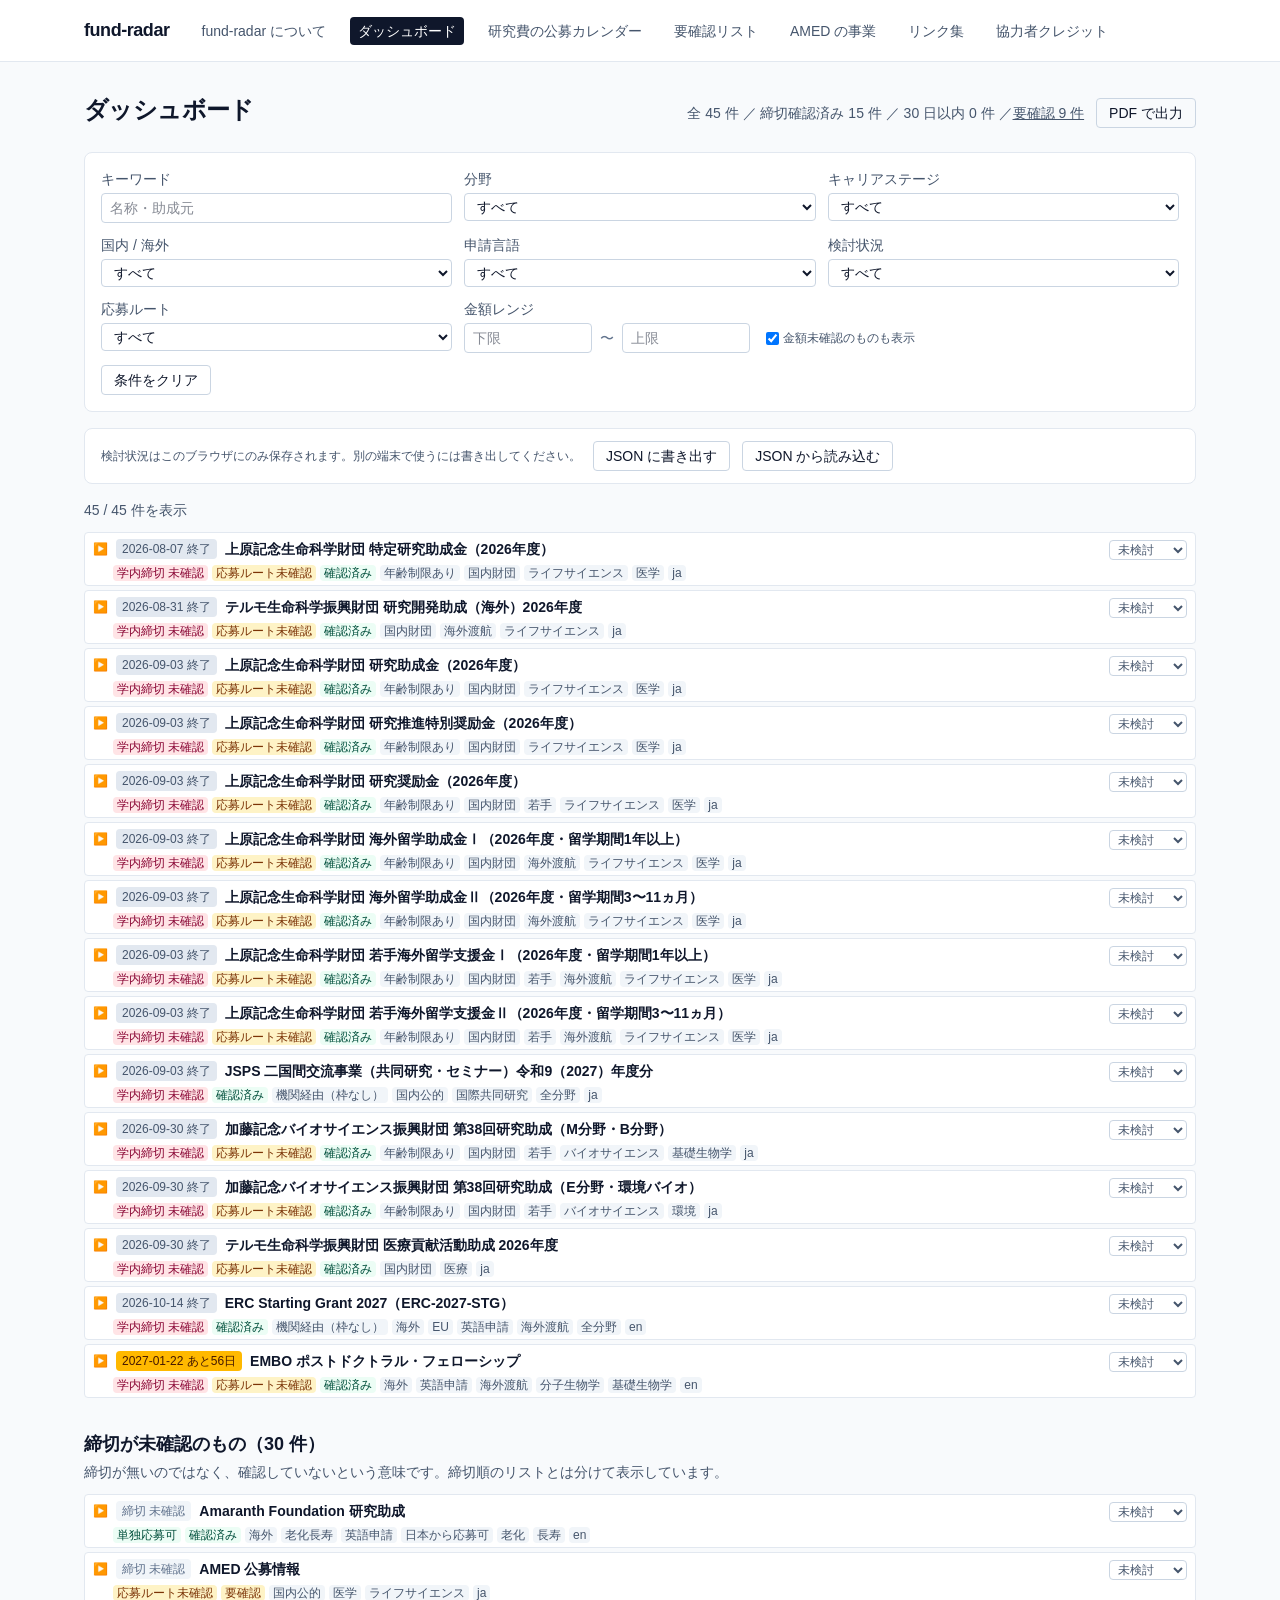
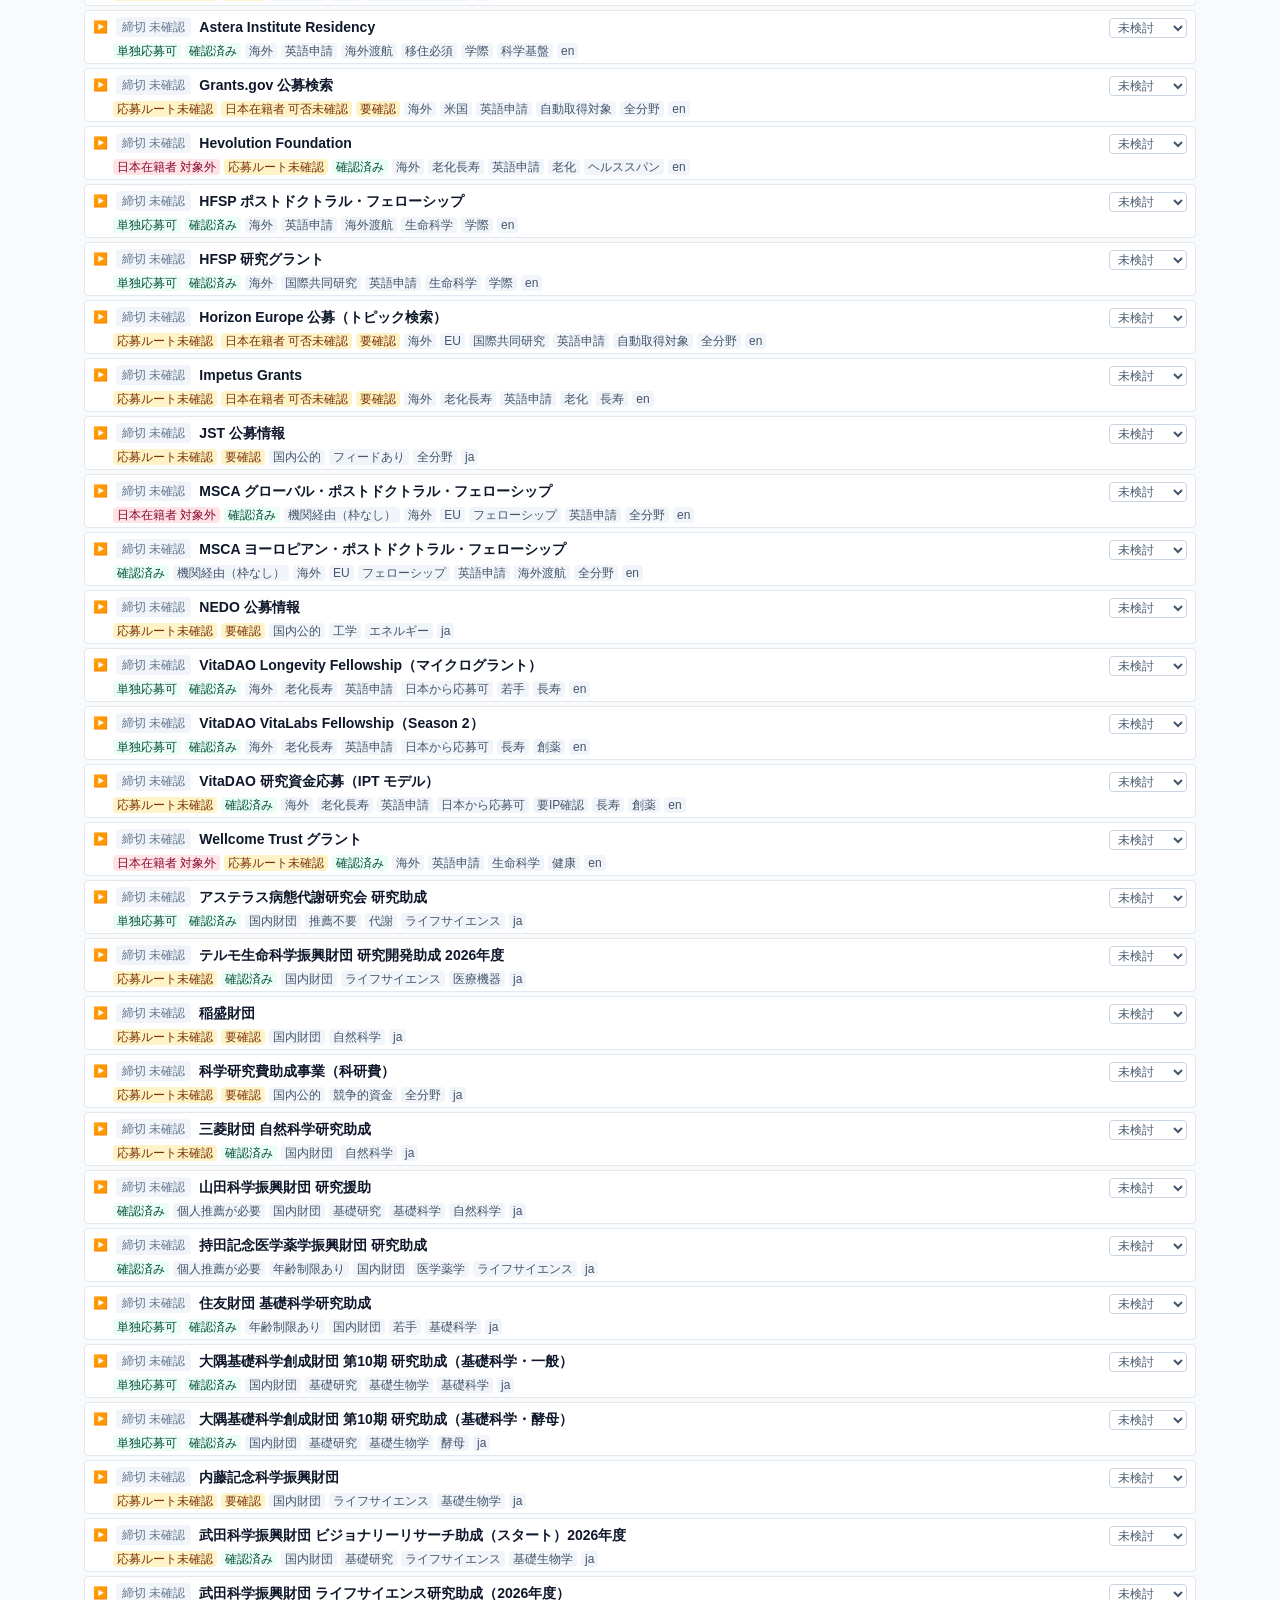
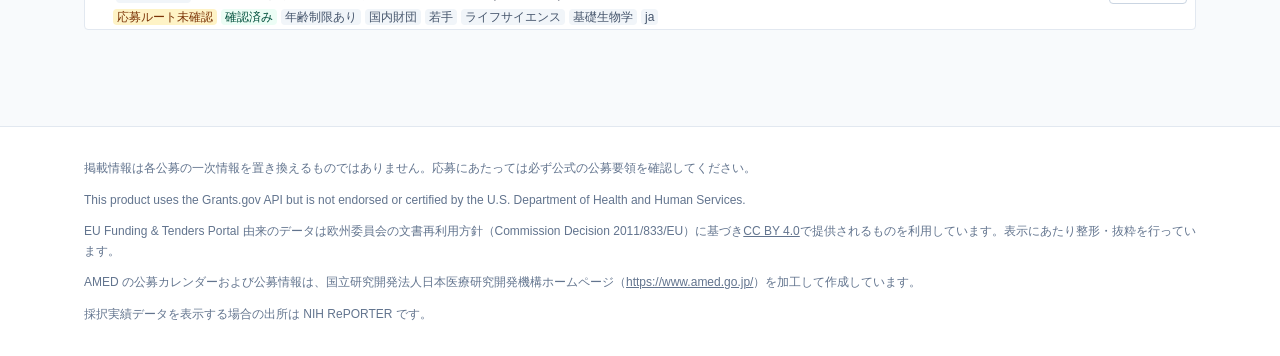
<file: dashboard/index.html>
<!DOCTYPE html><html lang="ja"><head><meta charset="utf-8"><meta name="viewport" content="width=device-width, initial-scale=1"><title>ダッシュボード | fund-radar</title><meta name="description" content="締切が近い順の公募一覧"><link rel="stylesheet" href="../_astro/Base.BMGEi5oj.css"></head><body class="min-h-dvh bg-slate-50 text-slate-900 antialiased"><header class="border-b border-slate-200 bg-white print:hidden"><div class="mx-auto flex max-w-6xl flex-wrap items-baseline gap-x-6 gap-y-2 px-5 py-4"><a href="../index.html" class="text-lg font-bold tracking-tight">fund-radar</a><nav class="flex gap-4 text-sm"><a href="../index.html" class="rounded px-2 py-1 text-slate-600 hover:bg-slate-100 hover:text-slate-900">fund-radar について</a><a href="../dashboard/index.html" class="rounded px-2 py-1 bg-slate-900 text-white">ダッシュボード</a><a href="../calendar/index.html" class="rounded px-2 py-1 text-slate-600 hover:bg-slate-100 hover:text-slate-900">研究費の公募カレンダー</a><a href="../needs-check/index.html" class="rounded px-2 py-1 text-slate-600 hover:bg-slate-100 hover:text-slate-900">要確認リスト</a><a href="../amed/index.html" class="rounded px-2 py-1 text-slate-600 hover:bg-slate-100 hover:text-slate-900">AMED の事業</a><a href="../links/index.html" class="rounded px-2 py-1 text-slate-600 hover:bg-slate-100 hover:text-slate-900">リンク集</a><a href="../credits/index.html" class="rounded px-2 py-1 text-slate-600 hover:bg-slate-100 hover:text-slate-900">協力者クレジット</a></nav></div></header><main class="mx-auto max-w-6xl px-5 py-8"><div class="hidden print:block print-keep-together"><h1 class="text-xl font-bold tracking-tight">fund-radar 公募一覧</h1><p class="mt-1 text-sm"><span id="print-conditions">絞り込みなし（全件）</span></p><p class="mt-1 text-sm"><span id="print-count">45 / 45 件</span><span class="ml-3">出力日: <span id="print-date"></span></span></p><hr class="mt-3 border-slate-400"></div><div class="flex flex-wrap items-baseline justify-between gap-3 print:hidden"><h1 class="text-2xl font-bold tracking-tight">ダッシュボード</h1><div class="flex flex-wrap items-baseline gap-3"><p class="text-sm text-slate-600">全 45 件 ／ 締切確認済み 15 件 ／ 30 日以内 0 件 ／<a href="../needs-check/index.html" class="underline hover:text-slate-900">要確認 9 件</a></p><button type="button" id="print-button" class="rounded border border-slate-300 px-3 py-1 text-sm hover:bg-slate-100">PDF で出力</button></div></div><form id="filters" class="mt-6 grid gap-3 rounded-lg border border-slate-200 bg-white p-4 print:hidden sm:grid-cols-2 lg:grid-cols-3"><label class="text-sm"><span class="block text-slate-600">キーワード</span><input type="search" name="q" placeholder="名称・助成元" class="mt-1 w-full rounded border border-slate-300 px-2 py-1"></label><label class="text-sm"><span class="block text-slate-600">分野</span><select name="field" class="mt-1 w-full rounded border border-slate-300 px-2 py-1"><option value="">すべて</option><option value="エネルギー">エネルギー</option><option value="バイオサイエンス">バイオサイエンス</option><option value="ヘルススパン">ヘルススパン</option><option value="ライフサイエンス">ライフサイエンス</option><option value="医学">医学</option><option value="医学薬学">医学薬学</option><option value="医療">医療</option><option value="医療機器">医療機器</option><option value="科学基盤">科学基盤</option><option value="学際">学際</option><option value="環境">環境</option><option value="基礎科学">基礎科学</option><option value="基礎生物学">基礎生物学</option><option value="健康">健康</option><option value="工学">工学</option><option value="酵母">酵母</option><option value="自然科学">自然科学</option><option value="生命科学">生命科学</option><option value="全分野">全分野</option><option value="創薬">創薬</option><option value="代謝">代謝</option><option value="長寿">長寿</option><option value="分子生物学">分子生物学</option><option value="老化">老化</option></select></label><label class="text-sm"><span class="block text-slate-600">キャリアステージ</span><select name="career" class="mt-1 w-full rounded border border-slate-300 px-2 py-1"><option value="">すべて</option><option value="phd_student">大学院生</option><option value="pi">PI</option><option value="postdoc">ポスドク</option><option value="student">学部生</option><option value="__unset">未設定のみ</option></select></label><label class="text-sm"><span class="block text-slate-600">国内 / 海外</span><select name="region" class="mt-1 w-full rounded border border-slate-300 px-2 py-1"><option value="">すべて</option><option value="domestic">国内</option><option value="overseas">海外</option></select></label><label class="text-sm"><span class="block text-slate-600">申請言語</span><select name="lang" class="mt-1 w-full rounded border border-slate-300 px-2 py-1"><option value="">すべて</option><option value="ja">日本語</option><option value="en">英語</option></select></label><label class="text-sm"><span class="block text-slate-600">検討状況</span><select name="status" class="mt-1 w-full rounded border border-slate-300 px-2 py-1"><option value="">すべて</option><option value="unconsidered">未検討</option><option value="considering">検討中</option><option value="planned">申請予定</option><option value="applied">申請済</option><option value="awarded">採択</option><option value="rejected">不採択</option><option value="not_eligible">対象外</option></select></label><label class="text-sm"><span class="block text-slate-600">応募ルート</span><select name="route" class="mt-1 w-full rounded border border-slate-300 px-2 py-1"><option value="">すべて</option><option value="department_screening,university_screening">学内選考あり（競合）</option><option value="department_screening">└ 部局内選考</option><option value="university_screening">└ 全学選考</option><option value="open">単独応募可</option><option value="institutional_submission">機関経由（枠なし）</option><option value="personal_recommendation">個人推薦が必要</option><option value="unclear">未確認</option></select></label><fieldset class="text-sm sm:col-span-2"><legend class="text-slate-600">金額レンジ</legend><div class="mt-1 flex items-center gap-2"><input type="number" name="amountMin" placeholder="下限" class="w-32 rounded border border-slate-300 px-2 py-1"><span class="text-slate-500">〜</span><input type="number" name="amountMax" placeholder="上限" class="w-32 rounded border border-slate-300 px-2 py-1"><label class="ml-2 flex items-center gap-1 text-xs text-slate-600"><input type="checkbox" name="includeUnknownAmount" checked>金額未確認のものも表示</label></div></fieldset><div class="flex items-end"><button type="reset" class="rounded border border-slate-300 px-3 py-1 text-sm hover:bg-slate-100">条件をクリア</button></div></form><div id="tag-filter" hidden class="mt-2 flex flex-wrap items-center gap-2 text-xs print:hidden"><span class="text-slate-600">タグで絞り込み中</span><span id="tag-chips" class="flex flex-wrap gap-1"></span><button type="button" id="tag-clear" class="rounded border border-slate-300 px-2 py-0.5 hover:bg-slate-100">タグを解除</button></div><div class="print:hidden"><div class="mt-4 flex flex-wrap items-center gap-3 rounded-lg border border-slate-200 bg-white px-4 py-3"><p class="text-xs text-slate-600">検討状況はこのブラウザにのみ保存されます。別の端末で使うには書き出してください。</p><button type="button" data-status-export class="rounded border border-slate-300 px-3 py-1 text-sm hover:bg-slate-100">JSON に書き出す</button><label class="cursor-pointer rounded border border-slate-300 px-3 py-1 text-sm hover:bg-slate-100">JSON から読み込む<input type="file" accept="application/json,.json" data-status-import class="hidden"></label><span data-status-message class="text-xs"></span></div></div><p class="mt-4 text-sm text-slate-600 print:hidden"><span id="visible-count">45</span> / 45 件を表示</p><div class="mt-3 space-y-1"><details class="program-card group rounded border border-slate-200 bg-white" data-country="JP" data-region="domestic" data-fields="ライフサイエンス|医学" data-career data-lang="ja" data-route="unclear" data-amount-min="15000000" data-amount-max="24000000" data-tags="学内締切 未確認|応募ルート未確認|確認済み|年齢制限あり|国内財団|ライフサイエンス|医学|ja" data-name="上原記念生命科学財団 特定研究助成金（2026年度） Uehara Memorial Foundation Research Grant (Specified Theme) 公益財団法人上原記念生命科学財団 学内締切 未確認 応募ルート未確認 確認済み 年齢制限あり 国内財団 ライフサイエンス 医学 ja" data-program-id="uehara-tokutei-2026" data-status="unconsidered"><summary class="flex cursor-pointer list-none flex-wrap items-center gap-x-2 gap-y-1 px-2 py-1 hover:bg-slate-50 [&amp;::-webkit-details-marker]:hidden"><span aria-hidden="true" class="shrink-0 text-xs text-slate-400 transition-transform group-open:rotate-90 print:hidden">▶</span><span class="shrink-0 rounded px-1.5 py-0.5 text-xs font-medium tabular-nums bg-slate-200 text-slate-600">2026-08-07 終了</span><a href="https://www.ueharazaidan.or.jp/grant/varius_grants_detail.html" rel="noopener" target="_blank" title="上原記念生命科学財団 特定研究助成金（2026年度）" class="min-w-0 flex-1 truncate text-sm font-semibold hover:underline" data-print-url>上原記念生命科学財団 特定研究助成金（2026年度）</a><span data-status-badge hidden class="shrink-0 rounded px-1.5 py-0.5 text-xs font-medium"></span><label class="shrink-0 print:hidden" aria-label="上原記念生命科学財団 特定研究助成金（2026年度） の検討状況"><select data-status-select class="h-5 rounded border border-slate-300 bg-white px-1 py-0 text-xs leading-none text-slate-600"><option value="unconsidered">未検討</option><option value="considering">検討中</option><option value="planned">申請予定</option><option value="applied">申請済</option><option value="awarded">採択</option><option value="rejected">不採択</option><option value="not_eligible">対象外</option></select></label><span class="flex w-full flex-wrap gap-1 pl-5 text-xs leading-none"><button type="button" data-tag="学内締切 未確認" aria-pressed="false" class="rounded px-1 py-0.5 hover:ring-1 hover:ring-slate-400 aria-pressed:ring-2 aria-pressed:ring-slate-900 bg-rose-100 text-rose-900">学内締切 未確認</button><button type="button" data-tag="応募ルート未確認" aria-pressed="false" class="rounded px-1 py-0.5 hover:ring-1 hover:ring-slate-400 aria-pressed:ring-2 aria-pressed:ring-slate-900 bg-amber-100 text-amber-900">応募ルート未確認</button><button type="button" data-tag="確認済み" aria-pressed="false" class="rounded px-1 py-0.5 hover:ring-1 hover:ring-slate-400 aria-pressed:ring-2 aria-pressed:ring-slate-900 bg-emerald-50 text-emerald-900">確認済み</button><button type="button" data-tag="年齢制限あり" aria-pressed="false" class="rounded px-1 py-0.5 hover:ring-1 hover:ring-slate-400 aria-pressed:ring-2 aria-pressed:ring-slate-900 bg-slate-100 text-slate-600">年齢制限あり</button><button type="button" data-tag="国内財団" aria-pressed="false" class="rounded px-1 py-0.5 hover:ring-1 hover:ring-slate-400 aria-pressed:ring-2 aria-pressed:ring-slate-900 bg-slate-100 text-slate-600">国内財団</button><button type="button" data-tag="ライフサイエンス" aria-pressed="false" class="rounded px-1 py-0.5 hover:ring-1 hover:ring-slate-400 aria-pressed:ring-2 aria-pressed:ring-slate-900 bg-slate-100 text-slate-600">ライフサイエンス</button><button type="button" data-tag="医学" aria-pressed="false" class="rounded px-1 py-0.5 hover:ring-1 hover:ring-slate-400 aria-pressed:ring-2 aria-pressed:ring-slate-900 bg-slate-100 text-slate-600">医学</button><button type="button" data-tag="ja" aria-pressed="false" class="rounded px-1 py-0.5 hover:ring-1 hover:ring-slate-400 aria-pressed:ring-2 aria-pressed:ring-slate-900 bg-slate-100 text-slate-600">ja</button></span></summary><dl class="grid grid-cols-[auto_1fr] gap-x-3 gap-y-1 border-t border-slate-100 px-2 py-2 pl-7 text-xs"><dt class="whitespace-nowrap text-slate-500">助成元</dt><dd class="text-slate-700">公益財団法人上原記念生命科学財団</dd><dt class="whitespace-nowrap text-slate-500">規模</dt><dd class="text-slate-700">1,500万円 〜 2,400万円 ／ 3年間</dd><dt class="whitespace-nowrap text-slate-500">年齢制限</dt><dd class="text-slate-700">1966年4月1日以降出生の者</dd><dt class="whitespace-nowrap text-slate-500">確認</dt><dd class="text-slate-700">一次情報 2026-08-10（claude-code（一次情報のHTMLと照合）） ／ リンク到達 2026-08-10</dd></dl></details><script type="module">document.addEventListener(`click`,e=>{let t=e.target;t instanceof Element&&t.closest(`.program-card > summary`)&&t.closest(`select, option, label, input`)&&e.preventDefault()}),window.addEventListener(`beforeprint`,()=>{document.querySelectorAll(`details.program-card`).forEach(e=>{e.open=!0})});</script><details class="program-card group rounded border border-slate-200 bg-white" data-country="JP" data-region="domestic" data-fields="ライフサイエンス" data-career data-lang="ja" data-route="unclear" data-amount-min data-amount-max="3000000" data-tags="学内締切 未確認|応募ルート未確認|確認済み|国内財団|海外渡航|ライフサイエンス|ja" data-name="テルモ生命科学振興財団 研究開発助成（海外）2026年度  公益財団法人テルモ生命科学振興財団 学内締切 未確認 応募ルート未確認 確認済み 国内財団 海外渡航 ライフサイエンス ja" data-program-id="terumo-kenkyu-kaihatsu-kaigai-2026" data-status="unconsidered"><summary class="flex cursor-pointer list-none flex-wrap items-center gap-x-2 gap-y-1 px-2 py-1 hover:bg-slate-50 [&amp;::-webkit-details-marker]:hidden"><span aria-hidden="true" class="shrink-0 text-xs text-slate-400 transition-transform group-open:rotate-90 print:hidden">▶</span><span class="shrink-0 rounded px-1.5 py-0.5 text-xs font-medium tabular-nums bg-slate-200 text-slate-600">2026-08-31 終了</span><a href="https://www.terumozaidan.or.jp/support/overseas.html" rel="noopener" target="_blank" title="テルモ生命科学振興財団 研究開発助成（海外）2026年度" class="min-w-0 flex-1 truncate text-sm font-semibold hover:underline" data-print-url>テルモ生命科学振興財団 研究開発助成（海外）2026年度</a><span data-status-badge hidden class="shrink-0 rounded px-1.5 py-0.5 text-xs font-medium"></span><label class="shrink-0 print:hidden" aria-label="テルモ生命科学振興財団 研究開発助成（海外）2026年度 の検討状況"><select data-status-select class="h-5 rounded border border-slate-300 bg-white px-1 py-0 text-xs leading-none text-slate-600"><option value="unconsidered">未検討</option><option value="considering">検討中</option><option value="planned">申請予定</option><option value="applied">申請済</option><option value="awarded">採択</option><option value="rejected">不採択</option><option value="not_eligible">対象外</option></select></label><span class="flex w-full flex-wrap gap-1 pl-5 text-xs leading-none"><button type="button" data-tag="学内締切 未確認" aria-pressed="false" class="rounded px-1 py-0.5 hover:ring-1 hover:ring-slate-400 aria-pressed:ring-2 aria-pressed:ring-slate-900 bg-rose-100 text-rose-900">学内締切 未確認</button><button type="button" data-tag="応募ルート未確認" aria-pressed="false" class="rounded px-1 py-0.5 hover:ring-1 hover:ring-slate-400 aria-pressed:ring-2 aria-pressed:ring-slate-900 bg-amber-100 text-amber-900">応募ルート未確認</button><button type="button" data-tag="確認済み" aria-pressed="false" class="rounded px-1 py-0.5 hover:ring-1 hover:ring-slate-400 aria-pressed:ring-2 aria-pressed:ring-slate-900 bg-emerald-50 text-emerald-900">確認済み</button><button type="button" data-tag="国内財団" aria-pressed="false" class="rounded px-1 py-0.5 hover:ring-1 hover:ring-slate-400 aria-pressed:ring-2 aria-pressed:ring-slate-900 bg-slate-100 text-slate-600">国内財団</button><button type="button" data-tag="海外渡航" aria-pressed="false" class="rounded px-1 py-0.5 hover:ring-1 hover:ring-slate-400 aria-pressed:ring-2 aria-pressed:ring-slate-900 bg-slate-100 text-slate-600">海外渡航</button><button type="button" data-tag="ライフサイエンス" aria-pressed="false" class="rounded px-1 py-0.5 hover:ring-1 hover:ring-slate-400 aria-pressed:ring-2 aria-pressed:ring-slate-900 bg-slate-100 text-slate-600">ライフサイエンス</button><button type="button" data-tag="ja" aria-pressed="false" class="rounded px-1 py-0.5 hover:ring-1 hover:ring-slate-400 aria-pressed:ring-2 aria-pressed:ring-slate-900 bg-slate-100 text-slate-600">ja</button></span></summary><dl class="grid grid-cols-[auto_1fr] gap-x-3 gap-y-1 border-t border-slate-100 px-2 py-2 pl-7 text-xs"><dt class="whitespace-nowrap text-slate-500">助成元</dt><dd class="text-slate-700">公益財団法人テルモ生命科学振興財団</dd><dt class="whitespace-nowrap text-slate-500">規模</dt><dd class="text-slate-700">300万円 以内 ／ 1年間</dd><dt class="whitespace-nowrap text-slate-500">確認</dt><dd class="text-slate-700">一次情報 2026-08-10（claude-code（一次情報のHTMLと照合）） ／ リンク到達 2026-08-10</dd></dl></details><details class="program-card group rounded border border-slate-200 bg-white" data-country="JP" data-region="domestic" data-fields="ライフサイエンス|医学" data-career data-lang="ja" data-route="unclear" data-amount-min="8000000" data-amount-max="8000000" data-tags="学内締切 未確認|応募ルート未確認|確認済み|年齢制限あり|国内財団|ライフサイエンス|医学|ja" data-name="上原記念生命科学財団 研究助成金（2026年度） Uehara Memorial Foundation Research Grant 公益財団法人上原記念生命科学財団 学内締切 未確認 応募ルート未確認 確認済み 年齢制限あり 国内財団 ライフサイエンス 医学 ja" data-program-id="uehara-kenkyu-josei-2026" data-status="unconsidered"><summary class="flex cursor-pointer list-none flex-wrap items-center gap-x-2 gap-y-1 px-2 py-1 hover:bg-slate-50 [&amp;::-webkit-details-marker]:hidden"><span aria-hidden="true" class="shrink-0 text-xs text-slate-400 transition-transform group-open:rotate-90 print:hidden">▶</span><span class="shrink-0 rounded px-1.5 py-0.5 text-xs font-medium tabular-nums bg-slate-200 text-slate-600">2026-09-03 終了</span><a href="https://www.ueharazaidan.or.jp/grant/varius_grants_detail.html" rel="noopener" target="_blank" title="上原記念生命科学財団 研究助成金（2026年度）" class="min-w-0 flex-1 truncate text-sm font-semibold hover:underline" data-print-url>上原記念生命科学財団 研究助成金（2026年度）</a><span data-status-badge hidden class="shrink-0 rounded px-1.5 py-0.5 text-xs font-medium"></span><label class="shrink-0 print:hidden" aria-label="上原記念生命科学財団 研究助成金（2026年度） の検討状況"><select data-status-select class="h-5 rounded border border-slate-300 bg-white px-1 py-0 text-xs leading-none text-slate-600"><option value="unconsidered">未検討</option><option value="considering">検討中</option><option value="planned">申請予定</option><option value="applied">申請済</option><option value="awarded">採択</option><option value="rejected">不採択</option><option value="not_eligible">対象外</option></select></label><span class="flex w-full flex-wrap gap-1 pl-5 text-xs leading-none"><button type="button" data-tag="学内締切 未確認" aria-pressed="false" class="rounded px-1 py-0.5 hover:ring-1 hover:ring-slate-400 aria-pressed:ring-2 aria-pressed:ring-slate-900 bg-rose-100 text-rose-900">学内締切 未確認</button><button type="button" data-tag="応募ルート未確認" aria-pressed="false" class="rounded px-1 py-0.5 hover:ring-1 hover:ring-slate-400 aria-pressed:ring-2 aria-pressed:ring-slate-900 bg-amber-100 text-amber-900">応募ルート未確認</button><button type="button" data-tag="確認済み" aria-pressed="false" class="rounded px-1 py-0.5 hover:ring-1 hover:ring-slate-400 aria-pressed:ring-2 aria-pressed:ring-slate-900 bg-emerald-50 text-emerald-900">確認済み</button><button type="button" data-tag="年齢制限あり" aria-pressed="false" class="rounded px-1 py-0.5 hover:ring-1 hover:ring-slate-400 aria-pressed:ring-2 aria-pressed:ring-slate-900 bg-slate-100 text-slate-600">年齢制限あり</button><button type="button" data-tag="国内財団" aria-pressed="false" class="rounded px-1 py-0.5 hover:ring-1 hover:ring-slate-400 aria-pressed:ring-2 aria-pressed:ring-slate-900 bg-slate-100 text-slate-600">国内財団</button><button type="button" data-tag="ライフサイエンス" aria-pressed="false" class="rounded px-1 py-0.5 hover:ring-1 hover:ring-slate-400 aria-pressed:ring-2 aria-pressed:ring-slate-900 bg-slate-100 text-slate-600">ライフサイエンス</button><button type="button" data-tag="医学" aria-pressed="false" class="rounded px-1 py-0.5 hover:ring-1 hover:ring-slate-400 aria-pressed:ring-2 aria-pressed:ring-slate-900 bg-slate-100 text-slate-600">医学</button><button type="button" data-tag="ja" aria-pressed="false" class="rounded px-1 py-0.5 hover:ring-1 hover:ring-slate-400 aria-pressed:ring-2 aria-pressed:ring-slate-900 bg-slate-100 text-slate-600">ja</button></span></summary><dl class="grid grid-cols-[auto_1fr] gap-x-3 gap-y-1 border-t border-slate-100 px-2 py-2 pl-7 text-xs"><dt class="whitespace-nowrap text-slate-500">助成元</dt><dd class="text-slate-700">公益財団法人上原記念生命科学財団</dd><dt class="whitespace-nowrap text-slate-500">規模</dt><dd class="text-slate-700">800万円</dd><dt class="whitespace-nowrap text-slate-500">年齢制限</dt><dd class="text-slate-700">当年３月31日時点で60歳未満</dd><dt class="whitespace-nowrap text-slate-500">応募資格</dt><dd class="text-slate-700">助成対象課題の研究に意欲的に従事する日本在住の研究者が対象</dd><dt class="whitespace-nowrap text-slate-500">確認</dt><dd class="text-slate-700">一次情報 2026-08-10（claude-code（一次情報のHTMLと照合）） ／ リンク到達 2026-08-10</dd></dl></details><details class="program-card group rounded border border-slate-200 bg-white" data-country="JP" data-region="domestic" data-fields="ライフサイエンス|医学" data-career="pi" data-lang="ja" data-route="unclear" data-amount-min="6000000" data-amount-max="6000000" data-tags="学内締切 未確認|応募ルート未確認|確認済み|年齢制限あり|国内財団|ライフサイエンス|医学|ja" data-name="上原記念生命科学財団 研究推進特別奨励金（2026年度）  公益財団法人上原記念生命科学財団 学内締切 未確認 応募ルート未確認 確認済み 年齢制限あり 国内財団 ライフサイエンス 医学 ja" data-program-id="uehara-suishin-shoreikin-2026" data-status="unconsidered"><summary class="flex cursor-pointer list-none flex-wrap items-center gap-x-2 gap-y-1 px-2 py-1 hover:bg-slate-50 [&amp;::-webkit-details-marker]:hidden"><span aria-hidden="true" class="shrink-0 text-xs text-slate-400 transition-transform group-open:rotate-90 print:hidden">▶</span><span class="shrink-0 rounded px-1.5 py-0.5 text-xs font-medium tabular-nums bg-slate-200 text-slate-600">2026-09-03 終了</span><a href="https://www.ueharazaidan.or.jp/grant/varius_grants_detail.html" rel="noopener" target="_blank" title="上原記念生命科学財団 研究推進特別奨励金（2026年度）" class="min-w-0 flex-1 truncate text-sm font-semibold hover:underline" data-print-url>上原記念生命科学財団 研究推進特別奨励金（2026年度）</a><span data-status-badge hidden class="shrink-0 rounded px-1.5 py-0.5 text-xs font-medium"></span><label class="shrink-0 print:hidden" aria-label="上原記念生命科学財団 研究推進特別奨励金（2026年度） の検討状況"><select data-status-select class="h-5 rounded border border-slate-300 bg-white px-1 py-0 text-xs leading-none text-slate-600"><option value="unconsidered">未検討</option><option value="considering">検討中</option><option value="planned">申請予定</option><option value="applied">申請済</option><option value="awarded">採択</option><option value="rejected">不採択</option><option value="not_eligible">対象外</option></select></label><span class="flex w-full flex-wrap gap-1 pl-5 text-xs leading-none"><button type="button" data-tag="学内締切 未確認" aria-pressed="false" class="rounded px-1 py-0.5 hover:ring-1 hover:ring-slate-400 aria-pressed:ring-2 aria-pressed:ring-slate-900 bg-rose-100 text-rose-900">学内締切 未確認</button><button type="button" data-tag="応募ルート未確認" aria-pressed="false" class="rounded px-1 py-0.5 hover:ring-1 hover:ring-slate-400 aria-pressed:ring-2 aria-pressed:ring-slate-900 bg-amber-100 text-amber-900">応募ルート未確認</button><button type="button" data-tag="確認済み" aria-pressed="false" class="rounded px-1 py-0.5 hover:ring-1 hover:ring-slate-400 aria-pressed:ring-2 aria-pressed:ring-slate-900 bg-emerald-50 text-emerald-900">確認済み</button><button type="button" data-tag="年齢制限あり" aria-pressed="false" class="rounded px-1 py-0.5 hover:ring-1 hover:ring-slate-400 aria-pressed:ring-2 aria-pressed:ring-slate-900 bg-slate-100 text-slate-600">年齢制限あり</button><button type="button" data-tag="国内財団" aria-pressed="false" class="rounded px-1 py-0.5 hover:ring-1 hover:ring-slate-400 aria-pressed:ring-2 aria-pressed:ring-slate-900 bg-slate-100 text-slate-600">国内財団</button><button type="button" data-tag="ライフサイエンス" aria-pressed="false" class="rounded px-1 py-0.5 hover:ring-1 hover:ring-slate-400 aria-pressed:ring-2 aria-pressed:ring-slate-900 bg-slate-100 text-slate-600">ライフサイエンス</button><button type="button" data-tag="医学" aria-pressed="false" class="rounded px-1 py-0.5 hover:ring-1 hover:ring-slate-400 aria-pressed:ring-2 aria-pressed:ring-slate-900 bg-slate-100 text-slate-600">医学</button><button type="button" data-tag="ja" aria-pressed="false" class="rounded px-1 py-0.5 hover:ring-1 hover:ring-slate-400 aria-pressed:ring-2 aria-pressed:ring-slate-900 bg-slate-100 text-slate-600">ja</button></span></summary><dl class="grid grid-cols-[auto_1fr] gap-x-3 gap-y-1 border-t border-slate-100 px-2 py-2 pl-7 text-xs"><dt class="whitespace-nowrap text-slate-500">助成元</dt><dd class="text-slate-700">公益財団法人上原記念生命科学財団</dd><dt class="whitespace-nowrap text-slate-500">規模</dt><dd class="text-slate-700">600万円</dd><dt class="whitespace-nowrap text-slate-500">年齢制限</dt><dd class="text-slate-700">当年３月31日時点で45歳未満。（臨床系の場合は49歳未満）</dd><dt class="whitespace-nowrap text-slate-500">応募資格</dt><dd class="text-slate-700">医学部または薬学部において独立した研究室を立ち上げた教授が対象</dd><dt class="whitespace-nowrap text-slate-500">確認</dt><dd class="text-slate-700">一次情報 2026-08-10（claude-code（一次情報のHTMLと照合）） ／ リンク到達 2026-08-10</dd></dl></details><details class="program-card group rounded border border-slate-200 bg-white" data-country="JP" data-region="domestic" data-fields="ライフサイエンス|医学" data-career data-lang="ja" data-route="unclear" data-amount-min="4000000" data-amount-max="4000000" data-tags="学内締切 未確認|応募ルート未確認|確認済み|年齢制限あり|国内財団|若手|ライフサイエンス|医学|ja" data-name="上原記念生命科学財団 研究奨励金（2026年度）  公益財団法人上原記念生命科学財団 学内締切 未確認 応募ルート未確認 確認済み 年齢制限あり 国内財団 若手 ライフサイエンス 医学 ja" data-program-id="uehara-kenkyu-shoreikin-2026" data-status="unconsidered"><summary class="flex cursor-pointer list-none flex-wrap items-center gap-x-2 gap-y-1 px-2 py-1 hover:bg-slate-50 [&amp;::-webkit-details-marker]:hidden"><span aria-hidden="true" class="shrink-0 text-xs text-slate-400 transition-transform group-open:rotate-90 print:hidden">▶</span><span class="shrink-0 rounded px-1.5 py-0.5 text-xs font-medium tabular-nums bg-slate-200 text-slate-600">2026-09-03 終了</span><a href="https://www.ueharazaidan.or.jp/grant/varius_grants_detail.html" rel="noopener" target="_blank" title="上原記念生命科学財団 研究奨励金（2026年度）" class="min-w-0 flex-1 truncate text-sm font-semibold hover:underline" data-print-url>上原記念生命科学財団 研究奨励金（2026年度）</a><span data-status-badge hidden class="shrink-0 rounded px-1.5 py-0.5 text-xs font-medium"></span><label class="shrink-0 print:hidden" aria-label="上原記念生命科学財団 研究奨励金（2026年度） の検討状況"><select data-status-select class="h-5 rounded border border-slate-300 bg-white px-1 py-0 text-xs leading-none text-slate-600"><option value="unconsidered">未検討</option><option value="considering">検討中</option><option value="planned">申請予定</option><option value="applied">申請済</option><option value="awarded">採択</option><option value="rejected">不採択</option><option value="not_eligible">対象外</option></select></label><span class="flex w-full flex-wrap gap-1 pl-5 text-xs leading-none"><button type="button" data-tag="学内締切 未確認" aria-pressed="false" class="rounded px-1 py-0.5 hover:ring-1 hover:ring-slate-400 aria-pressed:ring-2 aria-pressed:ring-slate-900 bg-rose-100 text-rose-900">学内締切 未確認</button><button type="button" data-tag="応募ルート未確認" aria-pressed="false" class="rounded px-1 py-0.5 hover:ring-1 hover:ring-slate-400 aria-pressed:ring-2 aria-pressed:ring-slate-900 bg-amber-100 text-amber-900">応募ルート未確認</button><button type="button" data-tag="確認済み" aria-pressed="false" class="rounded px-1 py-0.5 hover:ring-1 hover:ring-slate-400 aria-pressed:ring-2 aria-pressed:ring-slate-900 bg-emerald-50 text-emerald-900">確認済み</button><button type="button" data-tag="年齢制限あり" aria-pressed="false" class="rounded px-1 py-0.5 hover:ring-1 hover:ring-slate-400 aria-pressed:ring-2 aria-pressed:ring-slate-900 bg-slate-100 text-slate-600">年齢制限あり</button><button type="button" data-tag="国内財団" aria-pressed="false" class="rounded px-1 py-0.5 hover:ring-1 hover:ring-slate-400 aria-pressed:ring-2 aria-pressed:ring-slate-900 bg-slate-100 text-slate-600">国内財団</button><button type="button" data-tag="若手" aria-pressed="false" class="rounded px-1 py-0.5 hover:ring-1 hover:ring-slate-400 aria-pressed:ring-2 aria-pressed:ring-slate-900 bg-slate-100 text-slate-600">若手</button><button type="button" data-tag="ライフサイエンス" aria-pressed="false" class="rounded px-1 py-0.5 hover:ring-1 hover:ring-slate-400 aria-pressed:ring-2 aria-pressed:ring-slate-900 bg-slate-100 text-slate-600">ライフサイエンス</button><button type="button" data-tag="医学" aria-pressed="false" class="rounded px-1 py-0.5 hover:ring-1 hover:ring-slate-400 aria-pressed:ring-2 aria-pressed:ring-slate-900 bg-slate-100 text-slate-600">医学</button><button type="button" data-tag="ja" aria-pressed="false" class="rounded px-1 py-0.5 hover:ring-1 hover:ring-slate-400 aria-pressed:ring-2 aria-pressed:ring-slate-900 bg-slate-100 text-slate-600">ja</button></span></summary><dl class="grid grid-cols-[auto_1fr] gap-x-3 gap-y-1 border-t border-slate-100 px-2 py-2 pl-7 text-xs"><dt class="whitespace-nowrap text-slate-500">助成元</dt><dd class="text-slate-700">公益財団法人上原記念生命科学財団</dd><dt class="whitespace-nowrap text-slate-500">規模</dt><dd class="text-slate-700">400万円</dd><dt class="whitespace-nowrap text-slate-500">年齢制限</dt><dd class="text-slate-700">当年３月31日時点で37歳未満。（６年制学部卒の場合、39歳未満）</dd><dt class="whitespace-nowrap text-slate-500">応募資格</dt><dd class="text-slate-700">助成対象課題の研究に意欲的に従事する日本在住の若手研究者が対象</dd><dt class="whitespace-nowrap text-slate-500">確認</dt><dd class="text-slate-700">一次情報 2026-08-10（claude-code（一次情報のHTMLと照合）） ／ リンク到達 2026-08-10</dd></dl></details><details class="program-card group rounded border border-slate-200 bg-white" data-country="JP" data-region="domestic" data-fields="ライフサイエンス|医学" data-career data-lang="ja" data-route="unclear" data-amount-min data-amount-max="10000000" data-tags="学内締切 未確認|応募ルート未確認|確認済み|年齢制限あり|国内財団|海外渡航|ライフサイエンス|医学|ja" data-name="上原記念生命科学財団 海外留学助成金Ⅰ（2026年度・留学期間1年以上）  公益財団法人上原記念生命科学財団 学内締切 未確認 応募ルート未確認 確認済み 年齢制限あり 国内財団 海外渡航 ライフサイエンス 医学 ja" data-program-id="uehara-kaigai-ryugaku-1-2026" data-status="unconsidered"><summary class="flex cursor-pointer list-none flex-wrap items-center gap-x-2 gap-y-1 px-2 py-1 hover:bg-slate-50 [&amp;::-webkit-details-marker]:hidden"><span aria-hidden="true" class="shrink-0 text-xs text-slate-400 transition-transform group-open:rotate-90 print:hidden">▶</span><span class="shrink-0 rounded px-1.5 py-0.5 text-xs font-medium tabular-nums bg-slate-200 text-slate-600">2026-09-03 終了</span><a href="https://www.ueharazaidan.or.jp/grant/varius_grants_detail.html" rel="noopener" target="_blank" title="上原記念生命科学財団 海外留学助成金Ⅰ（2026年度・留学期間1年以上）" class="min-w-0 flex-1 truncate text-sm font-semibold hover:underline" data-print-url>上原記念生命科学財団 海外留学助成金Ⅰ（2026年度・留学期間1年以上）</a><span data-status-badge hidden class="shrink-0 rounded px-1.5 py-0.5 text-xs font-medium"></span><label class="shrink-0 print:hidden" aria-label="上原記念生命科学財団 海外留学助成金Ⅰ（2026年度・留学期間1年以上） の検討状況"><select data-status-select class="h-5 rounded border border-slate-300 bg-white px-1 py-0 text-xs leading-none text-slate-600"><option value="unconsidered">未検討</option><option value="considering">検討中</option><option value="planned">申請予定</option><option value="applied">申請済</option><option value="awarded">採択</option><option value="rejected">不採択</option><option value="not_eligible">対象外</option></select></label><span class="flex w-full flex-wrap gap-1 pl-5 text-xs leading-none"><button type="button" data-tag="学内締切 未確認" aria-pressed="false" class="rounded px-1 py-0.5 hover:ring-1 hover:ring-slate-400 aria-pressed:ring-2 aria-pressed:ring-slate-900 bg-rose-100 text-rose-900">学内締切 未確認</button><button type="button" data-tag="応募ルート未確認" aria-pressed="false" class="rounded px-1 py-0.5 hover:ring-1 hover:ring-slate-400 aria-pressed:ring-2 aria-pressed:ring-slate-900 bg-amber-100 text-amber-900">応募ルート未確認</button><button type="button" data-tag="確認済み" aria-pressed="false" class="rounded px-1 py-0.5 hover:ring-1 hover:ring-slate-400 aria-pressed:ring-2 aria-pressed:ring-slate-900 bg-emerald-50 text-emerald-900">確認済み</button><button type="button" data-tag="年齢制限あり" aria-pressed="false" class="rounded px-1 py-0.5 hover:ring-1 hover:ring-slate-400 aria-pressed:ring-2 aria-pressed:ring-slate-900 bg-slate-100 text-slate-600">年齢制限あり</button><button type="button" data-tag="国内財団" aria-pressed="false" class="rounded px-1 py-0.5 hover:ring-1 hover:ring-slate-400 aria-pressed:ring-2 aria-pressed:ring-slate-900 bg-slate-100 text-slate-600">国内財団</button><button type="button" data-tag="海外渡航" aria-pressed="false" class="rounded px-1 py-0.5 hover:ring-1 hover:ring-slate-400 aria-pressed:ring-2 aria-pressed:ring-slate-900 bg-slate-100 text-slate-600">海外渡航</button><button type="button" data-tag="ライフサイエンス" aria-pressed="false" class="rounded px-1 py-0.5 hover:ring-1 hover:ring-slate-400 aria-pressed:ring-2 aria-pressed:ring-slate-900 bg-slate-100 text-slate-600">ライフサイエンス</button><button type="button" data-tag="医学" aria-pressed="false" class="rounded px-1 py-0.5 hover:ring-1 hover:ring-slate-400 aria-pressed:ring-2 aria-pressed:ring-slate-900 bg-slate-100 text-slate-600">医学</button><button type="button" data-tag="ja" aria-pressed="false" class="rounded px-1 py-0.5 hover:ring-1 hover:ring-slate-400 aria-pressed:ring-2 aria-pressed:ring-slate-900 bg-slate-100 text-slate-600">ja</button></span></summary><dl class="grid grid-cols-[auto_1fr] gap-x-3 gap-y-1 border-t border-slate-100 px-2 py-2 pl-7 text-xs"><dt class="whitespace-nowrap text-slate-500">助成元</dt><dd class="text-slate-700">公益財団法人上原記念生命科学財団</dd><dt class="whitespace-nowrap text-slate-500">規模</dt><dd class="text-slate-700">1,000万円 以内</dd><dt class="whitespace-nowrap text-slate-500">年齢制限</dt><dd class="text-slate-700">当年３月31日時点で37歳未満（６年制学部卒の場合、39歳未満）</dd><dt class="whitespace-nowrap text-slate-500">応募資格</dt><dd class="text-slate-700">助成期間中の年収が1000万円以下の者（給与に奨学金や助成金が補填されている場合はそれらを含まない）。出産等ライフイベントにおける年齢上限の緩和あり</dd><dt class="whitespace-nowrap text-slate-500">確認</dt><dd class="text-slate-700">一次情報 2026-08-10（claude-code（一次情報のHTMLと照合）） ／ リンク到達 2026-08-10</dd></dl></details><details class="program-card group rounded border border-slate-200 bg-white" data-country="JP" data-region="domestic" data-fields="ライフサイエンス|医学" data-career data-lang="ja" data-route="unclear" data-amount-min data-amount-max data-tags="学内締切 未確認|応募ルート未確認|確認済み|年齢制限あり|国内財団|海外渡航|ライフサイエンス|医学|ja" data-name="上原記念生命科学財団 海外留学助成金Ⅱ（2026年度・留学期間3〜11ヵ月）  公益財団法人上原記念生命科学財団 学内締切 未確認 応募ルート未確認 確認済み 年齢制限あり 国内財団 海外渡航 ライフサイエンス 医学 ja" data-program-id="uehara-kaigai-ryugaku-2-2026" data-status="unconsidered"><summary class="flex cursor-pointer list-none flex-wrap items-center gap-x-2 gap-y-1 px-2 py-1 hover:bg-slate-50 [&amp;::-webkit-details-marker]:hidden"><span aria-hidden="true" class="shrink-0 text-xs text-slate-400 transition-transform group-open:rotate-90 print:hidden">▶</span><span class="shrink-0 rounded px-1.5 py-0.5 text-xs font-medium tabular-nums bg-slate-200 text-slate-600">2026-09-03 終了</span><a href="https://www.ueharazaidan.or.jp/grant/varius_grants_detail.html" rel="noopener" target="_blank" title="上原記念生命科学財団 海外留学助成金Ⅱ（2026年度・留学期間3〜11ヵ月）" class="min-w-0 flex-1 truncate text-sm font-semibold hover:underline" data-print-url>上原記念生命科学財団 海外留学助成金Ⅱ（2026年度・留学期間3〜11ヵ月）</a><span data-status-badge hidden class="shrink-0 rounded px-1.5 py-0.5 text-xs font-medium"></span><label class="shrink-0 print:hidden" aria-label="上原記念生命科学財団 海外留学助成金Ⅱ（2026年度・留学期間3〜11ヵ月） の検討状況"><select data-status-select class="h-5 rounded border border-slate-300 bg-white px-1 py-0 text-xs leading-none text-slate-600"><option value="unconsidered">未検討</option><option value="considering">検討中</option><option value="planned">申請予定</option><option value="applied">申請済</option><option value="awarded">採択</option><option value="rejected">不採択</option><option value="not_eligible">対象外</option></select></label><span class="flex w-full flex-wrap gap-1 pl-5 text-xs leading-none"><button type="button" data-tag="学内締切 未確認" aria-pressed="false" class="rounded px-1 py-0.5 hover:ring-1 hover:ring-slate-400 aria-pressed:ring-2 aria-pressed:ring-slate-900 bg-rose-100 text-rose-900">学内締切 未確認</button><button type="button" data-tag="応募ルート未確認" aria-pressed="false" class="rounded px-1 py-0.5 hover:ring-1 hover:ring-slate-400 aria-pressed:ring-2 aria-pressed:ring-slate-900 bg-amber-100 text-amber-900">応募ルート未確認</button><button type="button" data-tag="確認済み" aria-pressed="false" class="rounded px-1 py-0.5 hover:ring-1 hover:ring-slate-400 aria-pressed:ring-2 aria-pressed:ring-slate-900 bg-emerald-50 text-emerald-900">確認済み</button><button type="button" data-tag="年齢制限あり" aria-pressed="false" class="rounded px-1 py-0.5 hover:ring-1 hover:ring-slate-400 aria-pressed:ring-2 aria-pressed:ring-slate-900 bg-slate-100 text-slate-600">年齢制限あり</button><button type="button" data-tag="国内財団" aria-pressed="false" class="rounded px-1 py-0.5 hover:ring-1 hover:ring-slate-400 aria-pressed:ring-2 aria-pressed:ring-slate-900 bg-slate-100 text-slate-600">国内財団</button><button type="button" data-tag="海外渡航" aria-pressed="false" class="rounded px-1 py-0.5 hover:ring-1 hover:ring-slate-400 aria-pressed:ring-2 aria-pressed:ring-slate-900 bg-slate-100 text-slate-600">海外渡航</button><button type="button" data-tag="ライフサイエンス" aria-pressed="false" class="rounded px-1 py-0.5 hover:ring-1 hover:ring-slate-400 aria-pressed:ring-2 aria-pressed:ring-slate-900 bg-slate-100 text-slate-600">ライフサイエンス</button><button type="button" data-tag="医学" aria-pressed="false" class="rounded px-1 py-0.5 hover:ring-1 hover:ring-slate-400 aria-pressed:ring-2 aria-pressed:ring-slate-900 bg-slate-100 text-slate-600">医学</button><button type="button" data-tag="ja" aria-pressed="false" class="rounded px-1 py-0.5 hover:ring-1 hover:ring-slate-400 aria-pressed:ring-2 aria-pressed:ring-slate-900 bg-slate-100 text-slate-600">ja</button></span></summary><dl class="grid grid-cols-[auto_1fr] gap-x-3 gap-y-1 border-t border-slate-100 px-2 py-2 pl-7 text-xs"><dt class="whitespace-nowrap text-slate-500">助成元</dt><dd class="text-slate-700">公益財団法人上原記念生命科学財団</dd><dt class="whitespace-nowrap text-slate-500">年齢制限</dt><dd class="text-slate-700">当年３月31日時点で37歳未満（６年制学部卒の場合、39歳未満）</dd><dt class="whitespace-nowrap text-slate-500">応募資格</dt><dd class="text-slate-700">(D)領域のみ。出立から1年間の年収が1000万円以下の者（給与に奨学金や助成金が補填されている場合はそれらを含まない）</dd><dt class="whitespace-nowrap text-slate-500">確認</dt><dd class="text-slate-700">一次情報 2026-08-10（claude-code（一次情報のHTMLと照合）） ／ リンク到達 2026-08-10</dd></dl></details><details class="program-card group rounded border border-slate-200 bg-white" data-country="JP" data-region="domestic" data-fields="ライフサイエンス|医学" data-career data-lang="ja" data-route="unclear" data-amount-min data-amount-max="10000000" data-tags="学内締切 未確認|応募ルート未確認|確認済み|年齢制限あり|国内財団|若手|海外渡航|ライフサイエンス|医学|ja" data-name="上原記念生命科学財団 若手海外留学支援金Ⅰ（2026年度・留学期間1年以上）  公益財団法人上原記念生命科学財団 学内締切 未確認 応募ルート未確認 確認済み 年齢制限あり 国内財団 若手 海外渡航 ライフサイエンス 医学 ja" data-program-id="uehara-wakate-kaigai-1-2026" data-status="unconsidered"><summary class="flex cursor-pointer list-none flex-wrap items-center gap-x-2 gap-y-1 px-2 py-1 hover:bg-slate-50 [&amp;::-webkit-details-marker]:hidden"><span aria-hidden="true" class="shrink-0 text-xs text-slate-400 transition-transform group-open:rotate-90 print:hidden">▶</span><span class="shrink-0 rounded px-1.5 py-0.5 text-xs font-medium tabular-nums bg-slate-200 text-slate-600">2026-09-03 終了</span><a href="https://www.ueharazaidan.or.jp/grant/varius_grants_detail.html" rel="noopener" target="_blank" title="上原記念生命科学財団 若手海外留学支援金Ⅰ（2026年度・留学期間1年以上）" class="min-w-0 flex-1 truncate text-sm font-semibold hover:underline" data-print-url>上原記念生命科学財団 若手海外留学支援金Ⅰ（2026年度・留学期間1年以上）</a><span data-status-badge hidden class="shrink-0 rounded px-1.5 py-0.5 text-xs font-medium"></span><label class="shrink-0 print:hidden" aria-label="上原記念生命科学財団 若手海外留学支援金Ⅰ（2026年度・留学期間1年以上） の検討状況"><select data-status-select class="h-5 rounded border border-slate-300 bg-white px-1 py-0 text-xs leading-none text-slate-600"><option value="unconsidered">未検討</option><option value="considering">検討中</option><option value="planned">申請予定</option><option value="applied">申請済</option><option value="awarded">採択</option><option value="rejected">不採択</option><option value="not_eligible">対象外</option></select></label><span class="flex w-full flex-wrap gap-1 pl-5 text-xs leading-none"><button type="button" data-tag="学内締切 未確認" aria-pressed="false" class="rounded px-1 py-0.5 hover:ring-1 hover:ring-slate-400 aria-pressed:ring-2 aria-pressed:ring-slate-900 bg-rose-100 text-rose-900">学内締切 未確認</button><button type="button" data-tag="応募ルート未確認" aria-pressed="false" class="rounded px-1 py-0.5 hover:ring-1 hover:ring-slate-400 aria-pressed:ring-2 aria-pressed:ring-slate-900 bg-amber-100 text-amber-900">応募ルート未確認</button><button type="button" data-tag="確認済み" aria-pressed="false" class="rounded px-1 py-0.5 hover:ring-1 hover:ring-slate-400 aria-pressed:ring-2 aria-pressed:ring-slate-900 bg-emerald-50 text-emerald-900">確認済み</button><button type="button" data-tag="年齢制限あり" aria-pressed="false" class="rounded px-1 py-0.5 hover:ring-1 hover:ring-slate-400 aria-pressed:ring-2 aria-pressed:ring-slate-900 bg-slate-100 text-slate-600">年齢制限あり</button><button type="button" data-tag="国内財団" aria-pressed="false" class="rounded px-1 py-0.5 hover:ring-1 hover:ring-slate-400 aria-pressed:ring-2 aria-pressed:ring-slate-900 bg-slate-100 text-slate-600">国内財団</button><button type="button" data-tag="若手" aria-pressed="false" class="rounded px-1 py-0.5 hover:ring-1 hover:ring-slate-400 aria-pressed:ring-2 aria-pressed:ring-slate-900 bg-slate-100 text-slate-600">若手</button><button type="button" data-tag="海外渡航" aria-pressed="false" class="rounded px-1 py-0.5 hover:ring-1 hover:ring-slate-400 aria-pressed:ring-2 aria-pressed:ring-slate-900 bg-slate-100 text-slate-600">海外渡航</button><button type="button" data-tag="ライフサイエンス" aria-pressed="false" class="rounded px-1 py-0.5 hover:ring-1 hover:ring-slate-400 aria-pressed:ring-2 aria-pressed:ring-slate-900 bg-slate-100 text-slate-600">ライフサイエンス</button><button type="button" data-tag="医学" aria-pressed="false" class="rounded px-1 py-0.5 hover:ring-1 hover:ring-slate-400 aria-pressed:ring-2 aria-pressed:ring-slate-900 bg-slate-100 text-slate-600">医学</button><button type="button" data-tag="ja" aria-pressed="false" class="rounded px-1 py-0.5 hover:ring-1 hover:ring-slate-400 aria-pressed:ring-2 aria-pressed:ring-slate-900 bg-slate-100 text-slate-600">ja</button></span></summary><dl class="grid grid-cols-[auto_1fr] gap-x-3 gap-y-1 border-t border-slate-100 px-2 py-2 pl-7 text-xs"><dt class="whitespace-nowrap text-slate-500">助成元</dt><dd class="text-slate-700">公益財団法人上原記念生命科学財団</dd><dt class="whitespace-nowrap text-slate-500">規模</dt><dd class="text-slate-700">1,000万円 以内</dd><dt class="whitespace-nowrap text-slate-500">年齢制限</dt><dd class="text-slate-700">当年３月31日時点で33歳未満（６年制学部卒の場合、35歳未満）</dd><dt class="whitespace-nowrap text-slate-500">応募資格</dt><dd class="text-slate-700">助成期間中の年収が300万円以下の者（給与に奨学金や助成金が補填されている場合はそれらを含まない）</dd><dt class="whitespace-nowrap text-slate-500">確認</dt><dd class="text-slate-700">一次情報 2026-08-10（claude-code（一次情報のHTMLと照合）） ／ リンク到達 2026-08-10</dd></dl></details><details class="program-card group rounded border border-slate-200 bg-white" data-country="JP" data-region="domestic" data-fields="ライフサイエンス|医学" data-career data-lang="ja" data-route="unclear" data-amount-min data-amount-max data-tags="学内締切 未確認|応募ルート未確認|確認済み|年齢制限あり|国内財団|若手|海外渡航|ライフサイエンス|医学|ja" data-name="上原記念生命科学財団 若手海外留学支援金Ⅱ（2026年度・留学期間3〜11ヵ月）  公益財団法人上原記念生命科学財団 学内締切 未確認 応募ルート未確認 確認済み 年齢制限あり 国内財団 若手 海外渡航 ライフサイエンス 医学 ja" data-program-id="uehara-wakate-kaigai-2-2026" data-status="unconsidered"><summary class="flex cursor-pointer list-none flex-wrap items-center gap-x-2 gap-y-1 px-2 py-1 hover:bg-slate-50 [&amp;::-webkit-details-marker]:hidden"><span aria-hidden="true" class="shrink-0 text-xs text-slate-400 transition-transform group-open:rotate-90 print:hidden">▶</span><span class="shrink-0 rounded px-1.5 py-0.5 text-xs font-medium tabular-nums bg-slate-200 text-slate-600">2026-09-03 終了</span><a href="https://www.ueharazaidan.or.jp/grant/varius_grants_detail.html" rel="noopener" target="_blank" title="上原記念生命科学財団 若手海外留学支援金Ⅱ（2026年度・留学期間3〜11ヵ月）" class="min-w-0 flex-1 truncate text-sm font-semibold hover:underline" data-print-url>上原記念生命科学財団 若手海外留学支援金Ⅱ（2026年度・留学期間3〜11ヵ月）</a><span data-status-badge hidden class="shrink-0 rounded px-1.5 py-0.5 text-xs font-medium"></span><label class="shrink-0 print:hidden" aria-label="上原記念生命科学財団 若手海外留学支援金Ⅱ（2026年度・留学期間3〜11ヵ月） の検討状況"><select data-status-select class="h-5 rounded border border-slate-300 bg-white px-1 py-0 text-xs leading-none text-slate-600"><option value="unconsidered">未検討</option><option value="considering">検討中</option><option value="planned">申請予定</option><option value="applied">申請済</option><option value="awarded">採択</option><option value="rejected">不採択</option><option value="not_eligible">対象外</option></select></label><span class="flex w-full flex-wrap gap-1 pl-5 text-xs leading-none"><button type="button" data-tag="学内締切 未確認" aria-pressed="false" class="rounded px-1 py-0.5 hover:ring-1 hover:ring-slate-400 aria-pressed:ring-2 aria-pressed:ring-slate-900 bg-rose-100 text-rose-900">学内締切 未確認</button><button type="button" data-tag="応募ルート未確認" aria-pressed="false" class="rounded px-1 py-0.5 hover:ring-1 hover:ring-slate-400 aria-pressed:ring-2 aria-pressed:ring-slate-900 bg-amber-100 text-amber-900">応募ルート未確認</button><button type="button" data-tag="確認済み" aria-pressed="false" class="rounded px-1 py-0.5 hover:ring-1 hover:ring-slate-400 aria-pressed:ring-2 aria-pressed:ring-slate-900 bg-emerald-50 text-emerald-900">確認済み</button><button type="button" data-tag="年齢制限あり" aria-pressed="false" class="rounded px-1 py-0.5 hover:ring-1 hover:ring-slate-400 aria-pressed:ring-2 aria-pressed:ring-slate-900 bg-slate-100 text-slate-600">年齢制限あり</button><button type="button" data-tag="国内財団" aria-pressed="false" class="rounded px-1 py-0.5 hover:ring-1 hover:ring-slate-400 aria-pressed:ring-2 aria-pressed:ring-slate-900 bg-slate-100 text-slate-600">国内財団</button><button type="button" data-tag="若手" aria-pressed="false" class="rounded px-1 py-0.5 hover:ring-1 hover:ring-slate-400 aria-pressed:ring-2 aria-pressed:ring-slate-900 bg-slate-100 text-slate-600">若手</button><button type="button" data-tag="海外渡航" aria-pressed="false" class="rounded px-1 py-0.5 hover:ring-1 hover:ring-slate-400 aria-pressed:ring-2 aria-pressed:ring-slate-900 bg-slate-100 text-slate-600">海外渡航</button><button type="button" data-tag="ライフサイエンス" aria-pressed="false" class="rounded px-1 py-0.5 hover:ring-1 hover:ring-slate-400 aria-pressed:ring-2 aria-pressed:ring-slate-900 bg-slate-100 text-slate-600">ライフサイエンス</button><button type="button" data-tag="医学" aria-pressed="false" class="rounded px-1 py-0.5 hover:ring-1 hover:ring-slate-400 aria-pressed:ring-2 aria-pressed:ring-slate-900 bg-slate-100 text-slate-600">医学</button><button type="button" data-tag="ja" aria-pressed="false" class="rounded px-1 py-0.5 hover:ring-1 hover:ring-slate-400 aria-pressed:ring-2 aria-pressed:ring-slate-900 bg-slate-100 text-slate-600">ja</button></span></summary><dl class="grid grid-cols-[auto_1fr] gap-x-3 gap-y-1 border-t border-slate-100 px-2 py-2 pl-7 text-xs"><dt class="whitespace-nowrap text-slate-500">助成元</dt><dd class="text-slate-700">公益財団法人上原記念生命科学財団</dd><dt class="whitespace-nowrap text-slate-500">年齢制限</dt><dd class="text-slate-700">当年３月31日時点で33歳未満（６年制学部卒の場合、35歳未満）</dd><dt class="whitespace-nowrap text-slate-500">応募資格</dt><dd class="text-slate-700">(D)領域のみ。出立から１年間の年収が700万円以下の者（給与に奨学金や助成金が補填されている場合はそれらを含まない）</dd><dt class="whitespace-nowrap text-slate-500">確認</dt><dd class="text-slate-700">一次情報 2026-08-10（claude-code（一次情報のHTMLと照合）） ／ リンク到達 2026-08-10</dd></dl></details><details class="program-card group rounded border border-slate-200 bg-white" data-country="JP" data-region="domestic" data-fields="全分野" data-career data-lang="ja" data-route="institutional_submission" data-amount-min data-amount-max data-tags="学内締切 未確認|確認済み|機関経由（枠なし）|国内公的|国際共同研究|全分野|ja" data-name="JSPS 二国間交流事業（共同研究・セミナー）令和9（2027）年度分 JSPS Bilateral Programs (Joint Research Projects / Seminars) FY2027 日本学術振興会（JSPS） 学内締切 未確認 確認済み 機関経由（枠なし） 国内公的 国際共同研究 全分野 ja" data-program-id="jsps-bilateral-2027" data-status="unconsidered"><summary class="flex cursor-pointer list-none flex-wrap items-center gap-x-2 gap-y-1 px-2 py-1 hover:bg-slate-50 [&amp;::-webkit-details-marker]:hidden"><span aria-hidden="true" class="shrink-0 text-xs text-slate-400 transition-transform group-open:rotate-90 print:hidden">▶</span><span class="shrink-0 rounded px-1.5 py-0.5 text-xs font-medium tabular-nums bg-slate-200 text-slate-600">2026-09-03 終了</span><a href="https://www.jsps.go.jp/j-bilat/semina/shinsei_bosyu.html" rel="noopener" target="_blank" title="JSPS 二国間交流事業（共同研究・セミナー）令和9（2027）年度分" class="min-w-0 flex-1 truncate text-sm font-semibold hover:underline" data-print-url>JSPS 二国間交流事業（共同研究・セミナー）令和9（2027）年度分</a><span data-status-badge hidden class="shrink-0 rounded px-1.5 py-0.5 text-xs font-medium"></span><label class="shrink-0 print:hidden" aria-label="JSPS 二国間交流事業（共同研究・セミナー）令和9（2027）年度分 の検討状況"><select data-status-select class="h-5 rounded border border-slate-300 bg-white px-1 py-0 text-xs leading-none text-slate-600"><option value="unconsidered">未検討</option><option value="considering">検討中</option><option value="planned">申請予定</option><option value="applied">申請済</option><option value="awarded">採択</option><option value="rejected">不採択</option><option value="not_eligible">対象外</option></select></label><span class="flex w-full flex-wrap gap-1 pl-5 text-xs leading-none"><button type="button" data-tag="学内締切 未確認" aria-pressed="false" class="rounded px-1 py-0.5 hover:ring-1 hover:ring-slate-400 aria-pressed:ring-2 aria-pressed:ring-slate-900 bg-rose-100 text-rose-900">学内締切 未確認</button><button type="button" data-tag="確認済み" aria-pressed="false" class="rounded px-1 py-0.5 hover:ring-1 hover:ring-slate-400 aria-pressed:ring-2 aria-pressed:ring-slate-900 bg-emerald-50 text-emerald-900">確認済み</button><button type="button" data-tag="機関経由（枠なし）" aria-pressed="false" class="rounded px-1 py-0.5 hover:ring-1 hover:ring-slate-400 aria-pressed:ring-2 aria-pressed:ring-slate-900 bg-slate-100 text-slate-600">機関経由（枠なし）</button><button type="button" data-tag="国内公的" aria-pressed="false" class="rounded px-1 py-0.5 hover:ring-1 hover:ring-slate-400 aria-pressed:ring-2 aria-pressed:ring-slate-900 bg-slate-100 text-slate-600">国内公的</button><button type="button" data-tag="国際共同研究" aria-pressed="false" class="rounded px-1 py-0.5 hover:ring-1 hover:ring-slate-400 aria-pressed:ring-2 aria-pressed:ring-slate-900 bg-slate-100 text-slate-600">国際共同研究</button><button type="button" data-tag="全分野" aria-pressed="false" class="rounded px-1 py-0.5 hover:ring-1 hover:ring-slate-400 aria-pressed:ring-2 aria-pressed:ring-slate-900 bg-slate-100 text-slate-600">全分野</button><button type="button" data-tag="ja" aria-pressed="false" class="rounded px-1 py-0.5 hover:ring-1 hover:ring-slate-400 aria-pressed:ring-2 aria-pressed:ring-slate-900 bg-slate-100 text-slate-600">ja</button></span></summary><dl class="grid grid-cols-[auto_1fr] gap-x-3 gap-y-1 border-t border-slate-100 px-2 py-2 pl-7 text-xs"><dt class="whitespace-nowrap text-slate-500">助成元</dt><dd class="text-slate-700">日本学術振興会（JSPS）</dd><dt class="whitespace-nowrap text-slate-500">締切について</dt><dd class="text-slate-700">「2026年6月 募集要項公開」「2026年9月3日（木）17時 申請受付締切」</dd><dt class="whitespace-nowrap text-slate-500">応募資格</dt><dd class="text-slate-700">募集ページに「所属機関によっては、締め切りを別途早めに設けている場合がありますので、
ご注意ください。」との注意書きがある。JSPS 締切の 9月3日より前に学内締切が設定されている
可能性が高いため、東北大学の学内締切を必ず確認すること。
2026-08-17 確認。「申請書は所属機関の承認を経てJSPSへ提出されます」とあり機関経由。
1機関あたりの応募件数制限の記載はないため institutional_submission とした
（枠が判明したら department_screening / university_screening に上げること）
</dd><dt class="whitespace-nowrap text-slate-500">確認</dt><dd class="text-slate-700">一次情報 2026-08-10（claude-code（一次情報のHTMLと照合）） ／ リンク到達 2026-08-10</dd></dl></details><details class="program-card group rounded border border-slate-200 bg-white" data-country="JP" data-region="domestic" data-fields="バイオサイエンス|基礎生物学" data-career data-lang="ja" data-route="unclear" data-amount-min="2000000" data-amount-max="3000000" data-tags="学内締切 未確認|応募ルート未確認|確認済み|年齢制限あり|国内財団|若手|バイオサイエンス|基礎生物学|ja" data-name="加藤記念バイオサイエンス振興財団 第38回研究助成（M分野・B分野） The Kato Memorial Bioscience Foundation Research Grant (Medical Science / Biotechnology) 公益財団法人加藤記念バイオサイエンス振興財団 学内締切 未確認 応募ルート未確認 確認済み 年齢制限あり 国内財団 若手 バイオサイエンス 基礎生物学 ja" data-program-id="kato-kenkyu-josei-38-mb" data-status="unconsidered"><summary class="flex cursor-pointer list-none flex-wrap items-center gap-x-2 gap-y-1 px-2 py-1 hover:bg-slate-50 [&amp;::-webkit-details-marker]:hidden"><span aria-hidden="true" class="shrink-0 text-xs text-slate-400 transition-transform group-open:rotate-90 print:hidden">▶</span><span class="shrink-0 rounded px-1.5 py-0.5 text-xs font-medium tabular-nums bg-slate-200 text-slate-600">2026-09-30 終了</span><a href="https://www.katokinen.or.jp/category/applications" rel="noopener" target="_blank" title="加藤記念バイオサイエンス振興財団 第38回研究助成（M分野・B分野）" class="min-w-0 flex-1 truncate text-sm font-semibold hover:underline" data-print-url>加藤記念バイオサイエンス振興財団 第38回研究助成（M分野・B分野）</a><span data-status-badge hidden class="shrink-0 rounded px-1.5 py-0.5 text-xs font-medium"></span><label class="shrink-0 print:hidden" aria-label="加藤記念バイオサイエンス振興財団 第38回研究助成（M分野・B分野） の検討状況"><select data-status-select class="h-5 rounded border border-slate-300 bg-white px-1 py-0 text-xs leading-none text-slate-600"><option value="unconsidered">未検討</option><option value="considering">検討中</option><option value="planned">申請予定</option><option value="applied">申請済</option><option value="awarded">採択</option><option value="rejected">不採択</option><option value="not_eligible">対象外</option></select></label><span class="flex w-full flex-wrap gap-1 pl-5 text-xs leading-none"><button type="button" data-tag="学内締切 未確認" aria-pressed="false" class="rounded px-1 py-0.5 hover:ring-1 hover:ring-slate-400 aria-pressed:ring-2 aria-pressed:ring-slate-900 bg-rose-100 text-rose-900">学内締切 未確認</button><button type="button" data-tag="応募ルート未確認" aria-pressed="false" class="rounded px-1 py-0.5 hover:ring-1 hover:ring-slate-400 aria-pressed:ring-2 aria-pressed:ring-slate-900 bg-amber-100 text-amber-900">応募ルート未確認</button><button type="button" data-tag="確認済み" aria-pressed="false" class="rounded px-1 py-0.5 hover:ring-1 hover:ring-slate-400 aria-pressed:ring-2 aria-pressed:ring-slate-900 bg-emerald-50 text-emerald-900">確認済み</button><button type="button" data-tag="年齢制限あり" aria-pressed="false" class="rounded px-1 py-0.5 hover:ring-1 hover:ring-slate-400 aria-pressed:ring-2 aria-pressed:ring-slate-900 bg-slate-100 text-slate-600">年齢制限あり</button><button type="button" data-tag="国内財団" aria-pressed="false" class="rounded px-1 py-0.5 hover:ring-1 hover:ring-slate-400 aria-pressed:ring-2 aria-pressed:ring-slate-900 bg-slate-100 text-slate-600">国内財団</button><button type="button" data-tag="若手" aria-pressed="false" class="rounded px-1 py-0.5 hover:ring-1 hover:ring-slate-400 aria-pressed:ring-2 aria-pressed:ring-slate-900 bg-slate-100 text-slate-600">若手</button><button type="button" data-tag="バイオサイエンス" aria-pressed="false" class="rounded px-1 py-0.5 hover:ring-1 hover:ring-slate-400 aria-pressed:ring-2 aria-pressed:ring-slate-900 bg-slate-100 text-slate-600">バイオサイエンス</button><button type="button" data-tag="基礎生物学" aria-pressed="false" class="rounded px-1 py-0.5 hover:ring-1 hover:ring-slate-400 aria-pressed:ring-2 aria-pressed:ring-slate-900 bg-slate-100 text-slate-600">基礎生物学</button><button type="button" data-tag="ja" aria-pressed="false" class="rounded px-1 py-0.5 hover:ring-1 hover:ring-slate-400 aria-pressed:ring-2 aria-pressed:ring-slate-900 bg-slate-100 text-slate-600">ja</button></span></summary><dl class="grid grid-cols-[auto_1fr] gap-x-3 gap-y-1 border-t border-slate-100 px-2 py-2 pl-7 text-xs"><dt class="whitespace-nowrap text-slate-500">助成元</dt><dd class="text-slate-700">公益財団法人加藤記念バイオサイエンス振興財団</dd><dt class="whitespace-nowrap text-slate-500">規模</dt><dd class="text-slate-700">200万円 〜 300万円</dd><dt class="whitespace-nowrap text-slate-500">年齢制限</dt><dd class="text-slate-700">40歳以下（※年齢制限については、幾つか例外を認めております）</dd><dt class="whitespace-nowrap text-slate-500">応募資格</dt><dd class="text-slate-700">バイオサイエンスの基礎分野において、独創的且つ先駆的研究をめざす国内の若手研究者。応募書類に推薦書が含まれる</dd><dt class="whitespace-nowrap text-slate-500">確認</dt><dd class="text-slate-700">一次情報 2026-08-10（claude-code（一次情報のHTMLと照合）） ／ リンク到達 2026-08-10</dd></dl></details><details class="program-card group rounded border border-slate-200 bg-white" data-country="JP" data-region="domestic" data-fields="バイオサイエンス|環境" data-career data-lang="ja" data-route="unclear" data-amount-min="1000000" data-amount-max="2000000" data-tags="学内締切 未確認|応募ルート未確認|確認済み|年齢制限あり|国内財団|若手|バイオサイエンス|環境|ja" data-name="加藤記念バイオサイエンス振興財団 第38回研究助成（E分野・環境バイオ）  公益財団法人加藤記念バイオサイエンス振興財団 学内締切 未確認 応募ルート未確認 確認済み 年齢制限あり 国内財団 若手 バイオサイエンス 環境 ja" data-program-id="kato-kenkyu-josei-38-e" data-status="unconsidered"><summary class="flex cursor-pointer list-none flex-wrap items-center gap-x-2 gap-y-1 px-2 py-1 hover:bg-slate-50 [&amp;::-webkit-details-marker]:hidden"><span aria-hidden="true" class="shrink-0 text-xs text-slate-400 transition-transform group-open:rotate-90 print:hidden">▶</span><span class="shrink-0 rounded px-1.5 py-0.5 text-xs font-medium tabular-nums bg-slate-200 text-slate-600">2026-09-30 終了</span><a href="https://www.katokinen.or.jp/category/applications" rel="noopener" target="_blank" title="加藤記念バイオサイエンス振興財団 第38回研究助成（E分野・環境バイオ）" class="min-w-0 flex-1 truncate text-sm font-semibold hover:underline" data-print-url>加藤記念バイオサイエンス振興財団 第38回研究助成（E分野・環境バイオ）</a><span data-status-badge hidden class="shrink-0 rounded px-1.5 py-0.5 text-xs font-medium"></span><label class="shrink-0 print:hidden" aria-label="加藤記念バイオサイエンス振興財団 第38回研究助成（E分野・環境バイオ） の検討状況"><select data-status-select class="h-5 rounded border border-slate-300 bg-white px-1 py-0 text-xs leading-none text-slate-600"><option value="unconsidered">未検討</option><option value="considering">検討中</option><option value="planned">申請予定</option><option value="applied">申請済</option><option value="awarded">採択</option><option value="rejected">不採択</option><option value="not_eligible">対象外</option></select></label><span class="flex w-full flex-wrap gap-1 pl-5 text-xs leading-none"><button type="button" data-tag="学内締切 未確認" aria-pressed="false" class="rounded px-1 py-0.5 hover:ring-1 hover:ring-slate-400 aria-pressed:ring-2 aria-pressed:ring-slate-900 bg-rose-100 text-rose-900">学内締切 未確認</button><button type="button" data-tag="応募ルート未確認" aria-pressed="false" class="rounded px-1 py-0.5 hover:ring-1 hover:ring-slate-400 aria-pressed:ring-2 aria-pressed:ring-slate-900 bg-amber-100 text-amber-900">応募ルート未確認</button><button type="button" data-tag="確認済み" aria-pressed="false" class="rounded px-1 py-0.5 hover:ring-1 hover:ring-slate-400 aria-pressed:ring-2 aria-pressed:ring-slate-900 bg-emerald-50 text-emerald-900">確認済み</button><button type="button" data-tag="年齢制限あり" aria-pressed="false" class="rounded px-1 py-0.5 hover:ring-1 hover:ring-slate-400 aria-pressed:ring-2 aria-pressed:ring-slate-900 bg-slate-100 text-slate-600">年齢制限あり</button><button type="button" data-tag="国内財団" aria-pressed="false" class="rounded px-1 py-0.5 hover:ring-1 hover:ring-slate-400 aria-pressed:ring-2 aria-pressed:ring-slate-900 bg-slate-100 text-slate-600">国内財団</button><button type="button" data-tag="若手" aria-pressed="false" class="rounded px-1 py-0.5 hover:ring-1 hover:ring-slate-400 aria-pressed:ring-2 aria-pressed:ring-slate-900 bg-slate-100 text-slate-600">若手</button><button type="button" data-tag="バイオサイエンス" aria-pressed="false" class="rounded px-1 py-0.5 hover:ring-1 hover:ring-slate-400 aria-pressed:ring-2 aria-pressed:ring-slate-900 bg-slate-100 text-slate-600">バイオサイエンス</button><button type="button" data-tag="環境" aria-pressed="false" class="rounded px-1 py-0.5 hover:ring-1 hover:ring-slate-400 aria-pressed:ring-2 aria-pressed:ring-slate-900 bg-slate-100 text-slate-600">環境</button><button type="button" data-tag="ja" aria-pressed="false" class="rounded px-1 py-0.5 hover:ring-1 hover:ring-slate-400 aria-pressed:ring-2 aria-pressed:ring-slate-900 bg-slate-100 text-slate-600">ja</button></span></summary><dl class="grid grid-cols-[auto_1fr] gap-x-3 gap-y-1 border-t border-slate-100 px-2 py-2 pl-7 text-xs"><dt class="whitespace-nowrap text-slate-500">助成元</dt><dd class="text-slate-700">公益財団法人加藤記念バイオサイエンス振興財団</dd><dt class="whitespace-nowrap text-slate-500">規模</dt><dd class="text-slate-700">100万円 〜 200万円</dd><dt class="whitespace-nowrap text-slate-500">年齢制限</dt><dd class="text-slate-700">35歳以下（※年齢制限については、幾つか例外を認めております）</dd><dt class="whitespace-nowrap text-slate-500">応募資格</dt><dd class="text-slate-700">バイオサイエンスの基礎分野において、独創的且つ先駆的研究をめざす国内の若手研究者。応募書類に推薦書が含まれる</dd><dt class="whitespace-nowrap text-slate-500">確認</dt><dd class="text-slate-700">一次情報 2026-08-10（claude-code（一次情報のHTMLと照合）） ／ リンク到達 2026-08-10</dd></dl></details><details class="program-card group rounded border border-slate-200 bg-white" data-country="JP" data-region="domestic" data-fields="医療" data-career data-lang="ja" data-route="unclear" data-amount-min="1000000" data-amount-max="1000000" data-tags="学内締切 未確認|応募ルート未確認|確認済み|国内財団|医療|ja" data-name="テルモ生命科学振興財団 医療貢献活動助成 2026年度  公益財団法人テルモ生命科学振興財団 学内締切 未確認 応募ルート未確認 確認済み 国内財団 医療 ja" data-program-id="terumo-iryo-koken-2026" data-status="unconsidered"><summary class="flex cursor-pointer list-none flex-wrap items-center gap-x-2 gap-y-1 px-2 py-1 hover:bg-slate-50 [&amp;::-webkit-details-marker]:hidden"><span aria-hidden="true" class="shrink-0 text-xs text-slate-400 transition-transform group-open:rotate-90 print:hidden">▶</span><span class="shrink-0 rounded px-1.5 py-0.5 text-xs font-medium tabular-nums bg-slate-200 text-slate-600">2026-09-30 終了</span><a href="https://www.terumozaidan.or.jp/support/medicine_domestic.html" rel="noopener" target="_blank" title="テルモ生命科学振興財団 医療貢献活動助成 2026年度" class="min-w-0 flex-1 truncate text-sm font-semibold hover:underline" data-print-url>テルモ生命科学振興財団 医療貢献活動助成 2026年度</a><span data-status-badge hidden class="shrink-0 rounded px-1.5 py-0.5 text-xs font-medium"></span><label class="shrink-0 print:hidden" aria-label="テルモ生命科学振興財団 医療貢献活動助成 2026年度 の検討状況"><select data-status-select class="h-5 rounded border border-slate-300 bg-white px-1 py-0 text-xs leading-none text-slate-600"><option value="unconsidered">未検討</option><option value="considering">検討中</option><option value="planned">申請予定</option><option value="applied">申請済</option><option value="awarded">採択</option><option value="rejected">不採択</option><option value="not_eligible">対象外</option></select></label><span class="flex w-full flex-wrap gap-1 pl-5 text-xs leading-none"><button type="button" data-tag="学内締切 未確認" aria-pressed="false" class="rounded px-1 py-0.5 hover:ring-1 hover:ring-slate-400 aria-pressed:ring-2 aria-pressed:ring-slate-900 bg-rose-100 text-rose-900">学内締切 未確認</button><button type="button" data-tag="応募ルート未確認" aria-pressed="false" class="rounded px-1 py-0.5 hover:ring-1 hover:ring-slate-400 aria-pressed:ring-2 aria-pressed:ring-slate-900 bg-amber-100 text-amber-900">応募ルート未確認</button><button type="button" data-tag="確認済み" aria-pressed="false" class="rounded px-1 py-0.5 hover:ring-1 hover:ring-slate-400 aria-pressed:ring-2 aria-pressed:ring-slate-900 bg-emerald-50 text-emerald-900">確認済み</button><button type="button" data-tag="国内財団" aria-pressed="false" class="rounded px-1 py-0.5 hover:ring-1 hover:ring-slate-400 aria-pressed:ring-2 aria-pressed:ring-slate-900 bg-slate-100 text-slate-600">国内財団</button><button type="button" data-tag="医療" aria-pressed="false" class="rounded px-1 py-0.5 hover:ring-1 hover:ring-slate-400 aria-pressed:ring-2 aria-pressed:ring-slate-900 bg-slate-100 text-slate-600">医療</button><button type="button" data-tag="ja" aria-pressed="false" class="rounded px-1 py-0.5 hover:ring-1 hover:ring-slate-400 aria-pressed:ring-2 aria-pressed:ring-slate-900 bg-slate-100 text-slate-600">ja</button></span></summary><dl class="grid grid-cols-[auto_1fr] gap-x-3 gap-y-1 border-t border-slate-100 px-2 py-2 pl-7 text-xs"><dt class="whitespace-nowrap text-slate-500">助成元</dt><dd class="text-slate-700">公益財団法人テルモ生命科学振興財団</dd><dt class="whitespace-nowrap text-slate-500">規模</dt><dd class="text-slate-700">100万円</dd><dt class="whitespace-nowrap text-slate-500">確認</dt><dd class="text-slate-700">一次情報 2026-08-10（claude-code（一次情報のHTMLと照合）） ／ リンク到達 2026-08-10</dd></dl></details><details class="program-card group rounded border border-slate-200 bg-white" data-country="EU" data-region="overseas" data-fields="全分野" data-career data-lang="en" data-route="institutional_submission" data-amount-min data-amount-max data-tags="学内締切 未確認|確認済み|機関経由（枠なし）|海外|EU|英語申請|海外渡航|全分野|en" data-name="ERC Starting Grant 2027（ERC-2027-STG） ERC Starting Grant 2027 European Research Council 学内締切 未確認 確認済み 機関経由（枠なし） 海外 EU 英語申請 海外渡航 全分野 en" data-program-id="erc-starting-grant-2027" data-status="unconsidered"><summary class="flex cursor-pointer list-none flex-wrap items-center gap-x-2 gap-y-1 px-2 py-1 hover:bg-slate-50 [&amp;::-webkit-details-marker]:hidden"><span aria-hidden="true" class="shrink-0 text-xs text-slate-400 transition-transform group-open:rotate-90 print:hidden">▶</span><span class="shrink-0 rounded px-1.5 py-0.5 text-xs font-medium tabular-nums bg-slate-200 text-slate-600">2026-10-14 終了</span><a href="https://erc.europa.eu/apply-grant/starting-grant" rel="noopener" target="_blank" title="ERC Starting Grant 2027（ERC-2027-STG）" class="min-w-0 flex-1 truncate text-sm font-semibold hover:underline" data-print-url>ERC Starting Grant 2027（ERC-2027-STG）</a><span data-status-badge hidden class="shrink-0 rounded px-1.5 py-0.5 text-xs font-medium"></span><label class="shrink-0 print:hidden" aria-label="ERC Starting Grant 2027（ERC-2027-STG） の検討状況"><select data-status-select class="h-5 rounded border border-slate-300 bg-white px-1 py-0 text-xs leading-none text-slate-600"><option value="unconsidered">未検討</option><option value="considering">検討中</option><option value="planned">申請予定</option><option value="applied">申請済</option><option value="awarded">採択</option><option value="rejected">不採択</option><option value="not_eligible">対象外</option></select></label><span class="flex w-full flex-wrap gap-1 pl-5 text-xs leading-none"><button type="button" data-tag="学内締切 未確認" aria-pressed="false" class="rounded px-1 py-0.5 hover:ring-1 hover:ring-slate-400 aria-pressed:ring-2 aria-pressed:ring-slate-900 bg-rose-100 text-rose-900">学内締切 未確認</button><button type="button" data-tag="確認済み" aria-pressed="false" class="rounded px-1 py-0.5 hover:ring-1 hover:ring-slate-400 aria-pressed:ring-2 aria-pressed:ring-slate-900 bg-emerald-50 text-emerald-900">確認済み</button><button type="button" data-tag="機関経由（枠なし）" aria-pressed="false" class="rounded px-1 py-0.5 hover:ring-1 hover:ring-slate-400 aria-pressed:ring-2 aria-pressed:ring-slate-900 bg-slate-100 text-slate-600">機関経由（枠なし）</button><button type="button" data-tag="海外" aria-pressed="false" class="rounded px-1 py-0.5 hover:ring-1 hover:ring-slate-400 aria-pressed:ring-2 aria-pressed:ring-slate-900 bg-slate-100 text-slate-600">海外</button><button type="button" data-tag="EU" aria-pressed="false" class="rounded px-1 py-0.5 hover:ring-1 hover:ring-slate-400 aria-pressed:ring-2 aria-pressed:ring-slate-900 bg-slate-100 text-slate-600">EU</button><button type="button" data-tag="英語申請" aria-pressed="false" class="rounded px-1 py-0.5 hover:ring-1 hover:ring-slate-400 aria-pressed:ring-2 aria-pressed:ring-slate-900 bg-slate-100 text-slate-600">英語申請</button><button type="button" data-tag="海外渡航" aria-pressed="false" class="rounded px-1 py-0.5 hover:ring-1 hover:ring-slate-400 aria-pressed:ring-2 aria-pressed:ring-slate-900 bg-slate-100 text-slate-600">海外渡航</button><button type="button" data-tag="全分野" aria-pressed="false" class="rounded px-1 py-0.5 hover:ring-1 hover:ring-slate-400 aria-pressed:ring-2 aria-pressed:ring-slate-900 bg-slate-100 text-slate-600">全分野</button><button type="button" data-tag="en" aria-pressed="false" class="rounded px-1 py-0.5 hover:ring-1 hover:ring-slate-400 aria-pressed:ring-2 aria-pressed:ring-slate-900 bg-slate-100 text-slate-600">en</button></span></summary><dl class="grid grid-cols-[auto_1fr] gap-x-3 gap-y-1 border-t border-slate-100 px-2 py-2 pl-7 text-xs"><dt class="whitespace-nowrap text-slate-500">助成元</dt><dd class="text-slate-700">European Research Council</dd><dt class="whitespace-nowrap text-slate-500">応募資格</dt><dd class="text-slate-700">「Researchers of any nationality with 0-10 years of experience since completion of PhD」。
受入機関は「located in one of the EU Member States or associated countries」である必要があるが、
「The PI does not need to be employed by the host institution at the time of proposal submission,
but a mutual agreement and commitment are necessary if the proposal is successful」とあり、
応募時点で日本在籍でも応募できる。さらに「For Principal Investigators currently based in
non-associated third countries relocating to the EU or an associated country to take up their
ERC grant, the maximum additional funding may be up to €2 million」と、第三国からの移動を
前提とした追加資金の規定がある。
2026-08-17 確認。応募は「a single Principal Investigator (PI) to submit the application
on behalf of their host institution」で PI 自身が提出するが、受入機関との
「mutual agreement and commitment」が前提。受入機関あたりの応募件数制限の記載はなし。
機関の同意が要る一方で応募枠は無いため institutional_submission
</dd><dt class="whitespace-nowrap text-slate-500">確認</dt><dd class="text-slate-700">一次情報 2026-08-10（claude-code（一次情報のHTMLと照合）） ／ リンク到達 2026-08-10</dd></dl></details><details class="program-card group rounded border border-slate-200 bg-white" data-country="other" data-region="overseas" data-fields="分子生物学|基礎生物学" data-career="postdoc" data-lang="en" data-route="unclear" data-amount-min data-amount-max data-tags="学内締切 未確認|応募ルート未確認|確認済み|海外|英語申請|海外渡航|分子生物学|基礎生物学|en" data-name="EMBO ポストドクトラル・フェローシップ EMBO Postdoctoral Fellowships European Molecular Biology Organization (EMBO) 学内締切 未確認 応募ルート未確認 確認済み 海外 英語申請 海外渡航 分子生物学 基礎生物学 en" data-program-id="embo-postdoctoral-fellowships" data-status="unconsidered"><summary class="flex cursor-pointer list-none flex-wrap items-center gap-x-2 gap-y-1 px-2 py-1 hover:bg-slate-50 [&amp;::-webkit-details-marker]:hidden"><span aria-hidden="true" class="shrink-0 text-xs text-slate-400 transition-transform group-open:rotate-90 print:hidden">▶</span><span class="shrink-0 rounded px-1.5 py-0.5 text-xs font-medium tabular-nums bg-amber-400 text-amber-950">2027-01-22 あと56日</span><a href="https://www.embo.org/funding/fellowships-grants-and-career-support/postdoctoral-fellowships/" rel="noopener" target="_blank" title="EMBO ポストドクトラル・フェローシップ" class="min-w-0 flex-1 truncate text-sm font-semibold hover:underline" data-print-url>EMBO ポストドクトラル・フェローシップ</a><span data-status-badge hidden class="shrink-0 rounded px-1.5 py-0.5 text-xs font-medium"></span><label class="shrink-0 print:hidden" aria-label="EMBO ポストドクトラル・フェローシップ の検討状況"><select data-status-select class="h-5 rounded border border-slate-300 bg-white px-1 py-0 text-xs leading-none text-slate-600"><option value="unconsidered">未検討</option><option value="considering">検討中</option><option value="planned">申請予定</option><option value="applied">申請済</option><option value="awarded">採択</option><option value="rejected">不採択</option><option value="not_eligible">対象外</option></select></label><span class="flex w-full flex-wrap gap-1 pl-5 text-xs leading-none"><button type="button" data-tag="学内締切 未確認" aria-pressed="false" class="rounded px-1 py-0.5 hover:ring-1 hover:ring-slate-400 aria-pressed:ring-2 aria-pressed:ring-slate-900 bg-rose-100 text-rose-900">学内締切 未確認</button><button type="button" data-tag="応募ルート未確認" aria-pressed="false" class="rounded px-1 py-0.5 hover:ring-1 hover:ring-slate-400 aria-pressed:ring-2 aria-pressed:ring-slate-900 bg-amber-100 text-amber-900">応募ルート未確認</button><button type="button" data-tag="確認済み" aria-pressed="false" class="rounded px-1 py-0.5 hover:ring-1 hover:ring-slate-400 aria-pressed:ring-2 aria-pressed:ring-slate-900 bg-emerald-50 text-emerald-900">確認済み</button><button type="button" data-tag="海外" aria-pressed="false" class="rounded px-1 py-0.5 hover:ring-1 hover:ring-slate-400 aria-pressed:ring-2 aria-pressed:ring-slate-900 bg-slate-100 text-slate-600">海外</button><button type="button" data-tag="英語申請" aria-pressed="false" class="rounded px-1 py-0.5 hover:ring-1 hover:ring-slate-400 aria-pressed:ring-2 aria-pressed:ring-slate-900 bg-slate-100 text-slate-600">英語申請</button><button type="button" data-tag="海外渡航" aria-pressed="false" class="rounded px-1 py-0.5 hover:ring-1 hover:ring-slate-400 aria-pressed:ring-2 aria-pressed:ring-slate-900 bg-slate-100 text-slate-600">海外渡航</button><button type="button" data-tag="分子生物学" aria-pressed="false" class="rounded px-1 py-0.5 hover:ring-1 hover:ring-slate-400 aria-pressed:ring-2 aria-pressed:ring-slate-900 bg-slate-100 text-slate-600">分子生物学</button><button type="button" data-tag="基礎生物学" aria-pressed="false" class="rounded px-1 py-0.5 hover:ring-1 hover:ring-slate-400 aria-pressed:ring-2 aria-pressed:ring-slate-900 bg-slate-100 text-slate-600">基礎生物学</button><button type="button" data-tag="en" aria-pressed="false" class="rounded px-1 py-0.5 hover:ring-1 hover:ring-slate-400 aria-pressed:ring-2 aria-pressed:ring-slate-900 bg-slate-100 text-slate-600">en</button></span></summary><dl class="grid grid-cols-[auto_1fr] gap-x-3 gap-y-1 border-t border-slate-100 px-2 py-2 pl-7 text-xs"><dt class="whitespace-nowrap text-slate-500">助成元</dt><dd class="text-slate-700">European Molecular Biology Organization (EMBO)</dd><dt class="whitespace-nowrap text-slate-500">締切について</dt><dd class="text-slate-700">「Applications accepted throughout the year (next cutoff date – hard deadline: Friday 22 January 2027, 14:00 CET)」通年受付で、締切は次のカットオフ日</dd><dt class="whitespace-nowrap text-slate-500">応募資格</dt><dd class="text-slate-700">EMBC 加盟国へ移動する場合は応募できる:「Applicants, regardless of their nationality or the country
in which they obtained their PhD, can apply for an EMBO Postdoctoral Fellowship to work in any EMBC
Member State provided there is international mobility」。
一方、非 EMBC 加盟国（日本を含む）で働くための応募は「must move from an EMBC Member State」
「must be nationals of an EMBC Member State」「must have performed their PhD in one of the EMBC
Member States」の全てを満たす必要があり、日本在籍・日本国籍の研究者は該当しない。
日本は EMBC 加盟国ではなく、global partners（Chile, India, Singapore, Taiwan）にも含まれない。
2026-08-17 確認。受入研究室あたりの人数制限がある:「a host laboratory may support a maximum of
one candidate per selection round: in case of multiple applications to the same host lab, the
office will request the lab to withdraw the exceeding application(s)」。
これは受入先（渡航先）の研究室単位の制限であって所属機関の応募枠ではないため
institutionalQuota には入れていない。applicationRoute は、提出主体がこのページからは
確認できなかったため unclear のまま
</dd><dt class="whitespace-nowrap text-slate-500">確認</dt><dd class="text-slate-700">一次情報 2026-08-10（claude-code（募集要項PDFと照合）） ／ リンク到達 2026-08-10</dd></dl></details></div><section class="mt-8"><h2 class="text-lg font-semibold">締切が未確認のもの（30 件）</h2><p class="mt-1 text-sm text-slate-600">締切が無いのではなく、確認していないという意味です。締切順のリストとは分けて表示しています。</p><div class="mt-3 space-y-1"><details class="program-card group rounded border border-slate-200 bg-white" data-country="US" data-region="overseas" data-fields="老化|長寿" data-career data-lang="en" data-route="open" data-amount-min="10000" data-amount-max="2000000" data-tags="単独応募可|確認済み|海外|老化長寿|英語申請|日本から応募可|老化|長寿|en" data-name="Amaranth Foundation 研究助成 Amaranth Foundation Amaranth Foundation 単独応募可 確認済み 海外 老化長寿 英語申請 日本から応募可 老化 長寿 en" data-program-id="amaranth-foundation" data-status="unconsidered"><summary class="flex cursor-pointer list-none flex-wrap items-center gap-x-2 gap-y-1 px-2 py-1 hover:bg-slate-50 [&amp;::-webkit-details-marker]:hidden"><span aria-hidden="true" class="shrink-0 text-xs text-slate-400 transition-transform group-open:rotate-90 print:hidden">▶</span><span class="shrink-0 rounded px-1.5 py-0.5 text-xs font-medium tabular-nums bg-slate-100 text-slate-500">締切 未確認</span><a href="https://amaranth.foundation/" rel="noopener" target="_blank" title="Amaranth Foundation 研究助成" class="min-w-0 flex-1 truncate text-sm font-semibold hover:underline" data-print-url>Amaranth Foundation 研究助成</a><span data-status-badge hidden class="shrink-0 rounded px-1.5 py-0.5 text-xs font-medium"></span><label class="shrink-0 print:hidden" aria-label="Amaranth Foundation 研究助成 の検討状況"><select data-status-select class="h-5 rounded border border-slate-300 bg-white px-1 py-0 text-xs leading-none text-slate-600"><option value="unconsidered">未検討</option><option value="considering">検討中</option><option value="planned">申請予定</option><option value="applied">申請済</option><option value="awarded">採択</option><option value="rejected">不採択</option><option value="not_eligible">対象外</option></select></label><span class="flex w-full flex-wrap gap-1 pl-5 text-xs leading-none"><button type="button" data-tag="単独応募可" aria-pressed="false" class="rounded px-1 py-0.5 hover:ring-1 hover:ring-slate-400 aria-pressed:ring-2 aria-pressed:ring-slate-900 bg-emerald-50 text-emerald-900">単独応募可</button><button type="button" data-tag="確認済み" aria-pressed="false" class="rounded px-1 py-0.5 hover:ring-1 hover:ring-slate-400 aria-pressed:ring-2 aria-pressed:ring-slate-900 bg-emerald-50 text-emerald-900">確認済み</button><button type="button" data-tag="海外" aria-pressed="false" class="rounded px-1 py-0.5 hover:ring-1 hover:ring-slate-400 aria-pressed:ring-2 aria-pressed:ring-slate-900 bg-slate-100 text-slate-600">海外</button><button type="button" data-tag="老化長寿" aria-pressed="false" class="rounded px-1 py-0.5 hover:ring-1 hover:ring-slate-400 aria-pressed:ring-2 aria-pressed:ring-slate-900 bg-slate-100 text-slate-600">老化長寿</button><button type="button" data-tag="英語申請" aria-pressed="false" class="rounded px-1 py-0.5 hover:ring-1 hover:ring-slate-400 aria-pressed:ring-2 aria-pressed:ring-slate-900 bg-slate-100 text-slate-600">英語申請</button><button type="button" data-tag="日本から応募可" aria-pressed="false" class="rounded px-1 py-0.5 hover:ring-1 hover:ring-slate-400 aria-pressed:ring-2 aria-pressed:ring-slate-900 bg-slate-100 text-slate-600">日本から応募可</button><button type="button" data-tag="老化" aria-pressed="false" class="rounded px-1 py-0.5 hover:ring-1 hover:ring-slate-400 aria-pressed:ring-2 aria-pressed:ring-slate-900 bg-slate-100 text-slate-600">老化</button><button type="button" data-tag="長寿" aria-pressed="false" class="rounded px-1 py-0.5 hover:ring-1 hover:ring-slate-400 aria-pressed:ring-2 aria-pressed:ring-slate-900 bg-slate-100 text-slate-600">長寿</button><button type="button" data-tag="en" aria-pressed="false" class="rounded px-1 py-0.5 hover:ring-1 hover:ring-slate-400 aria-pressed:ring-2 aria-pressed:ring-slate-900 bg-slate-100 text-slate-600">en</button></span></summary><dl class="grid grid-cols-[auto_1fr] gap-x-3 gap-y-1 border-t border-slate-100 px-2 py-2 pl-7 text-xs"><dt class="whitespace-nowrap text-slate-500">助成元</dt><dd class="text-slate-700">Amaranth Foundation</dd><dt class="whitespace-nowrap text-slate-500">規模</dt><dd class="text-slate-700">10,000 USD 〜 2,000,000 USD</dd><dt class="whitespace-nowrap text-slate-500">締切について</dt><dd class="text-slate-700">通年で提案を受け付けており締切はない。回答は3〜6週間を目標</dd><dt class="whitespace-nowrap text-slate-500">応募資格</dt><dd class="text-slate-700">国・地域の制限が一切ない。「学術・非営利・営利のいずれの組織からでも応募可能。
野心的な学部生から終身在職権を持つ教授まで、その間のあらゆる人が対象で、
世界中どこからでも応募できる」。大学や非営利機関への所属も必須ではない
（ただし提案研究を遂行するのに必要な施設・機関へのアクセスは必要）。
長寿分野の外にいる研究者の応募を強く推奨している
</dd><dt class="whitespace-nowrap text-slate-500">確認</dt><dd class="text-slate-700">一次情報 2026-08-10（numa（ブラウザで一次情報を確認）） ／ リンク到達 2026-08-10</dd></dl></details><details class="program-card group rounded border border-slate-200 bg-white" data-country="JP" data-region="domestic" data-fields="医学|ライフサイエンス" data-career data-lang="ja" data-route="unclear" data-amount-min data-amount-max data-tags="応募ルート未確認|要確認|国内公的|医学|ライフサイエンス|ja" data-name="AMED 公募情報 AMED Calls for Proposals 日本医療研究開発機構（AMED） 応募ルート未確認 要確認 国内公的 医学 ライフサイエンス ja" data-program-id="amed-koubo" data-status="unconsidered"><summary class="flex cursor-pointer list-none flex-wrap items-center gap-x-2 gap-y-1 px-2 py-1 hover:bg-slate-50 [&amp;::-webkit-details-marker]:hidden"><span aria-hidden="true" class="shrink-0 text-xs text-slate-400 transition-transform group-open:rotate-90 print:hidden">▶</span><span class="shrink-0 rounded px-1.5 py-0.5 text-xs font-medium tabular-nums bg-slate-100 text-slate-500">締切 未確認</span><a href="https://www.amed.go.jp/koubo/koubo_index.html" rel="noopener" target="_blank" title="AMED 公募情報" class="min-w-0 flex-1 truncate text-sm font-semibold hover:underline" data-print-url>AMED 公募情報</a><span data-status-badge hidden class="shrink-0 rounded px-1.5 py-0.5 text-xs font-medium"></span><label class="shrink-0 print:hidden" aria-label="AMED 公募情報 の検討状況"><select data-status-select class="h-5 rounded border border-slate-300 bg-white px-1 py-0 text-xs leading-none text-slate-600"><option value="unconsidered">未検討</option><option value="considering">検討中</option><option value="planned">申請予定</option><option value="applied">申請済</option><option value="awarded">採択</option><option value="rejected">不採択</option><option value="not_eligible">対象外</option></select></label><span class="flex w-full flex-wrap gap-1 pl-5 text-xs leading-none"><button type="button" data-tag="応募ルート未確認" aria-pressed="false" class="rounded px-1 py-0.5 hover:ring-1 hover:ring-slate-400 aria-pressed:ring-2 aria-pressed:ring-slate-900 bg-amber-100 text-amber-900">応募ルート未確認</button><button type="button" data-tag="要確認" aria-pressed="false" class="rounded px-1 py-0.5 hover:ring-1 hover:ring-slate-400 aria-pressed:ring-2 aria-pressed:ring-slate-900 bg-amber-100 text-amber-900">要確認</button><button type="button" data-tag="国内公的" aria-pressed="false" class="rounded px-1 py-0.5 hover:ring-1 hover:ring-slate-400 aria-pressed:ring-2 aria-pressed:ring-slate-900 bg-slate-100 text-slate-600">国内公的</button><button type="button" data-tag="医学" aria-pressed="false" class="rounded px-1 py-0.5 hover:ring-1 hover:ring-slate-400 aria-pressed:ring-2 aria-pressed:ring-slate-900 bg-slate-100 text-slate-600">医学</button><button type="button" data-tag="ライフサイエンス" aria-pressed="false" class="rounded px-1 py-0.5 hover:ring-1 hover:ring-slate-400 aria-pressed:ring-2 aria-pressed:ring-slate-900 bg-slate-100 text-slate-600">ライフサイエンス</button><button type="button" data-tag="ja" aria-pressed="false" class="rounded px-1 py-0.5 hover:ring-1 hover:ring-slate-400 aria-pressed:ring-2 aria-pressed:ring-slate-900 bg-slate-100 text-slate-600">ja</button></span></summary><dl class="grid grid-cols-[auto_1fr] gap-x-3 gap-y-1 border-t border-slate-100 px-2 py-2 pl-7 text-xs"><dt class="whitespace-nowrap text-slate-500">助成元</dt><dd class="text-slate-700">日本医療研究開発機構（AMED）</dd><dt class="whitespace-nowrap text-slate-500">確認</dt><dd class="text-slate-700">一次情報は未確認 ／ リンク到達 2026-08-10</dd></dl></details><details class="program-card group rounded border border-slate-200 bg-white" data-country="US" data-region="overseas" data-fields="学際|科学基盤" data-career data-lang="en" data-route="open" data-amount-min data-amount-max="1500000" data-tags="単独応募可|確認済み|海外|英語申請|海外渡航|移住必須|学際|科学基盤|en" data-name="Astera Institute Residency Astera Institute Residency Astera Institute 単独応募可 確認済み 海外 英語申請 海外渡航 移住必須 学際 科学基盤 en" data-program-id="astera-residency" data-status="unconsidered"><summary class="flex cursor-pointer list-none flex-wrap items-center gap-x-2 gap-y-1 px-2 py-1 hover:bg-slate-50 [&amp;::-webkit-details-marker]:hidden"><span aria-hidden="true" class="shrink-0 text-xs text-slate-400 transition-transform group-open:rotate-90 print:hidden">▶</span><span class="shrink-0 rounded px-1.5 py-0.5 text-xs font-medium tabular-nums bg-slate-100 text-slate-500">締切 未確認</span><a href="https://astera.org/" rel="noopener" target="_blank" title="Astera Institute Residency" class="min-w-0 flex-1 truncate text-sm font-semibold hover:underline" data-print-url>Astera Institute Residency</a><span data-status-badge hidden class="shrink-0 rounded px-1.5 py-0.5 text-xs font-medium"></span><label class="shrink-0 print:hidden" aria-label="Astera Institute Residency の検討状況"><select data-status-select class="h-5 rounded border border-slate-300 bg-white px-1 py-0 text-xs leading-none text-slate-600"><option value="unconsidered">未検討</option><option value="considering">検討中</option><option value="planned">申請予定</option><option value="applied">申請済</option><option value="awarded">採択</option><option value="rejected">不採択</option><option value="not_eligible">対象外</option></select></label><span class="flex w-full flex-wrap gap-1 pl-5 text-xs leading-none"><button type="button" data-tag="単独応募可" aria-pressed="false" class="rounded px-1 py-0.5 hover:ring-1 hover:ring-slate-400 aria-pressed:ring-2 aria-pressed:ring-slate-900 bg-emerald-50 text-emerald-900">単独応募可</button><button type="button" data-tag="確認済み" aria-pressed="false" class="rounded px-1 py-0.5 hover:ring-1 hover:ring-slate-400 aria-pressed:ring-2 aria-pressed:ring-slate-900 bg-emerald-50 text-emerald-900">確認済み</button><button type="button" data-tag="海外" aria-pressed="false" class="rounded px-1 py-0.5 hover:ring-1 hover:ring-slate-400 aria-pressed:ring-2 aria-pressed:ring-slate-900 bg-slate-100 text-slate-600">海外</button><button type="button" data-tag="英語申請" aria-pressed="false" class="rounded px-1 py-0.5 hover:ring-1 hover:ring-slate-400 aria-pressed:ring-2 aria-pressed:ring-slate-900 bg-slate-100 text-slate-600">英語申請</button><button type="button" data-tag="海外渡航" aria-pressed="false" class="rounded px-1 py-0.5 hover:ring-1 hover:ring-slate-400 aria-pressed:ring-2 aria-pressed:ring-slate-900 bg-slate-100 text-slate-600">海外渡航</button><button type="button" data-tag="移住必須" aria-pressed="false" class="rounded px-1 py-0.5 hover:ring-1 hover:ring-slate-400 aria-pressed:ring-2 aria-pressed:ring-slate-900 bg-slate-100 text-slate-600">移住必須</button><button type="button" data-tag="学際" aria-pressed="false" class="rounded px-1 py-0.5 hover:ring-1 hover:ring-slate-400 aria-pressed:ring-2 aria-pressed:ring-slate-900 bg-slate-100 text-slate-600">学際</button><button type="button" data-tag="科学基盤" aria-pressed="false" class="rounded px-1 py-0.5 hover:ring-1 hover:ring-slate-400 aria-pressed:ring-2 aria-pressed:ring-slate-900 bg-slate-100 text-slate-600">科学基盤</button><button type="button" data-tag="en" aria-pressed="false" class="rounded px-1 py-0.5 hover:ring-1 hover:ring-slate-400 aria-pressed:ring-2 aria-pressed:ring-slate-900 bg-slate-100 text-slate-600">en</button></span></summary><dl class="grid grid-cols-[auto_1fr] gap-x-3 gap-y-1 border-t border-slate-100 px-2 py-2 pl-7 text-xs"><dt class="whitespace-nowrap text-slate-500">助成元</dt><dd class="text-slate-700">Astera Institute</dd><dt class="whitespace-nowrap text-slate-500">規模</dt><dd class="text-slate-700">1,500,000 USD 以内</dd><dt class="whitespace-nowrap text-slate-500">締切について</dt><dd class="text-slate-700">募集は年約2回。Fall 2026 コホートは4月19日締切で終了し、現在はサイクル間。次回日程は未掲載</dd><dt class="whitespace-nowrap text-slate-500">応募資格</dt><dd class="text-slate-700">国籍・所属機関の制限はないが、カリフォルニア州 Emeryville に現地常駐することが必須。
「レジデントは滞在期間中ずっと Emeryville, CA でオンサイト勤務できなければならない」と明記。
実質的に米国移住が前提であり、現職を維持したままの応募はできない。
理想的なレジデント像は起業家、エンジニア、産業界の科学者、有望なアカデミック研究者など。
共同創業者からの応募も歓迎
</dd><dt class="whitespace-nowrap text-slate-500">確認</dt><dd class="text-slate-700">一次情報 2026-08-10（numa（ブラウザで一次情報を確認）） ／ リンク到達 2026-08-10</dd></dl></details><details class="program-card group rounded border border-slate-200 bg-white" data-country="US" data-region="overseas" data-fields="全分野" data-career data-lang="en" data-route="unclear" data-amount-min data-amount-max data-tags="応募ルート未確認|日本在籍者 可否未確認|要確認|海外|米国|英語申請|自動取得対象|全分野|en" data-name="Grants.gov 公募検索 Grants.gov Search Grants U.S. Department of Health and Human Services 他 米国連邦政府機関 応募ルート未確認 日本在籍者 可否未確認 要確認 海外 米国 英語申請 自動取得対象 全分野 en" data-program-id="grants-gov" data-status="unconsidered"><summary class="flex cursor-pointer list-none flex-wrap items-center gap-x-2 gap-y-1 px-2 py-1 hover:bg-slate-50 [&amp;::-webkit-details-marker]:hidden"><span aria-hidden="true" class="shrink-0 text-xs text-slate-400 transition-transform group-open:rotate-90 print:hidden">▶</span><span class="shrink-0 rounded px-1.5 py-0.5 text-xs font-medium tabular-nums bg-slate-100 text-slate-500">締切 未確認</span><a href="https://www.grants.gov/search-grants" rel="noopener" target="_blank" title="Grants.gov 公募検索" class="min-w-0 flex-1 truncate text-sm font-semibold hover:underline" data-print-url>Grants.gov 公募検索</a><span data-status-badge hidden class="shrink-0 rounded px-1.5 py-0.5 text-xs font-medium"></span><label class="shrink-0 print:hidden" aria-label="Grants.gov 公募検索 の検討状況"><select data-status-select class="h-5 rounded border border-slate-300 bg-white px-1 py-0 text-xs leading-none text-slate-600"><option value="unconsidered">未検討</option><option value="considering">検討中</option><option value="planned">申請予定</option><option value="applied">申請済</option><option value="awarded">採択</option><option value="rejected">不採択</option><option value="not_eligible">対象外</option></select></label><span class="flex w-full flex-wrap gap-1 pl-5 text-xs leading-none"><button type="button" data-tag="応募ルート未確認" aria-pressed="false" class="rounded px-1 py-0.5 hover:ring-1 hover:ring-slate-400 aria-pressed:ring-2 aria-pressed:ring-slate-900 bg-amber-100 text-amber-900">応募ルート未確認</button><button type="button" data-tag="日本在籍者 可否未確認" aria-pressed="false" class="rounded px-1 py-0.5 hover:ring-1 hover:ring-slate-400 aria-pressed:ring-2 aria-pressed:ring-slate-900 bg-amber-100 text-amber-900">日本在籍者 可否未確認</button><button type="button" data-tag="要確認" aria-pressed="false" class="rounded px-1 py-0.5 hover:ring-1 hover:ring-slate-400 aria-pressed:ring-2 aria-pressed:ring-slate-900 bg-amber-100 text-amber-900">要確認</button><button type="button" data-tag="海外" aria-pressed="false" class="rounded px-1 py-0.5 hover:ring-1 hover:ring-slate-400 aria-pressed:ring-2 aria-pressed:ring-slate-900 bg-slate-100 text-slate-600">海外</button><button type="button" data-tag="米国" aria-pressed="false" class="rounded px-1 py-0.5 hover:ring-1 hover:ring-slate-400 aria-pressed:ring-2 aria-pressed:ring-slate-900 bg-slate-100 text-slate-600">米国</button><button type="button" data-tag="英語申請" aria-pressed="false" class="rounded px-1 py-0.5 hover:ring-1 hover:ring-slate-400 aria-pressed:ring-2 aria-pressed:ring-slate-900 bg-slate-100 text-slate-600">英語申請</button><button type="button" data-tag="自動取得対象" aria-pressed="false" class="rounded px-1 py-0.5 hover:ring-1 hover:ring-slate-400 aria-pressed:ring-2 aria-pressed:ring-slate-900 bg-slate-100 text-slate-600">自動取得対象</button><button type="button" data-tag="全分野" aria-pressed="false" class="rounded px-1 py-0.5 hover:ring-1 hover:ring-slate-400 aria-pressed:ring-2 aria-pressed:ring-slate-900 bg-slate-100 text-slate-600">全分野</button><button type="button" data-tag="en" aria-pressed="false" class="rounded px-1 py-0.5 hover:ring-1 hover:ring-slate-400 aria-pressed:ring-2 aria-pressed:ring-slate-900 bg-slate-100 text-slate-600">en</button></span></summary><dl class="grid grid-cols-[auto_1fr] gap-x-3 gap-y-1 border-t border-slate-100 px-2 py-2 pl-7 text-xs"><dt class="whitespace-nowrap text-slate-500">助成元</dt><dd class="text-slate-700">U.S. Department of Health and Human Services 他 米国連邦政府機関</dd><dt class="whitespace-nowrap text-slate-500">応募資格</dt><dd class="text-slate-700">原則として米国内機関向け。Search2 API の eligibilities ファセットを 2026-08-10 に確認したところ、
返ってくる区分は州政府・郡政府・米国の高等教育機関・501(c)(3) 非営利法人など米国主体のものだけで、
外国機関を明示する区分は存在しない。「Unrestricted」区分と
「Others (see text field entitled &quot;Additional Information on Eligibility&quot; for clarification)」があるため、
個別公募の Additional Information on Eligibility を読まないと日本からの応募可否は判断できない
</dd><dt class="whitespace-nowrap text-slate-500">確認</dt><dd class="text-slate-700">一次情報は未確認 ／ リンク到達 2026-08-10</dd></dl></details><details class="program-card group rounded border border-slate-200 bg-white" data-country="other" data-region="overseas" data-fields="老化|ヘルススパン" data-career data-lang="en" data-route="unclear" data-amount-min data-amount-max data-tags="日本在籍者 対象外|応募ルート未確認|確認済み|海外|老化長寿|英語申請|老化|ヘルススパン|en" data-name="Hevolution Foundation Hevolution Foundation Hevolution Foundation 日本在籍者 対象外 応募ルート未確認 確認済み 海外 老化長寿 英語申請 老化 ヘルススパン en" data-program-id="hevolution-foundation" data-status="unconsidered"><summary class="flex cursor-pointer list-none flex-wrap items-center gap-x-2 gap-y-1 px-2 py-1 hover:bg-slate-50 [&amp;::-webkit-details-marker]:hidden"><span aria-hidden="true" class="shrink-0 text-xs text-slate-400 transition-transform group-open:rotate-90 print:hidden">▶</span><span class="shrink-0 rounded px-1.5 py-0.5 text-xs font-medium tabular-nums bg-slate-100 text-slate-500">締切 未確認</span><a href="https://hevolution.com/" rel="noopener" target="_blank" title="Hevolution Foundation" class="min-w-0 flex-1 truncate text-sm font-semibold hover:underline" data-print-url>Hevolution Foundation</a><span data-status-badge hidden class="shrink-0 rounded px-1.5 py-0.5 text-xs font-medium"></span><label class="shrink-0 print:hidden" aria-label="Hevolution Foundation の検討状況"><select data-status-select class="h-5 rounded border border-slate-300 bg-white px-1 py-0 text-xs leading-none text-slate-600"><option value="unconsidered">未検討</option><option value="considering">検討中</option><option value="planned">申請予定</option><option value="applied">申請済</option><option value="awarded">採択</option><option value="rejected">不採択</option><option value="not_eligible">対象外</option></select></label><span class="flex w-full flex-wrap gap-1 pl-5 text-xs leading-none"><button type="button" data-tag="日本在籍者 対象外" aria-pressed="false" class="rounded px-1 py-0.5 hover:ring-1 hover:ring-slate-400 aria-pressed:ring-2 aria-pressed:ring-slate-900 bg-rose-100 text-rose-900">日本在籍者 対象外</button><button type="button" data-tag="応募ルート未確認" aria-pressed="false" class="rounded px-1 py-0.5 hover:ring-1 hover:ring-slate-400 aria-pressed:ring-2 aria-pressed:ring-slate-900 bg-amber-100 text-amber-900">応募ルート未確認</button><button type="button" data-tag="確認済み" aria-pressed="false" class="rounded px-1 py-0.5 hover:ring-1 hover:ring-slate-400 aria-pressed:ring-2 aria-pressed:ring-slate-900 bg-emerald-50 text-emerald-900">確認済み</button><button type="button" data-tag="海外" aria-pressed="false" class="rounded px-1 py-0.5 hover:ring-1 hover:ring-slate-400 aria-pressed:ring-2 aria-pressed:ring-slate-900 bg-slate-100 text-slate-600">海外</button><button type="button" data-tag="老化長寿" aria-pressed="false" class="rounded px-1 py-0.5 hover:ring-1 hover:ring-slate-400 aria-pressed:ring-2 aria-pressed:ring-slate-900 bg-slate-100 text-slate-600">老化長寿</button><button type="button" data-tag="英語申請" aria-pressed="false" class="rounded px-1 py-0.5 hover:ring-1 hover:ring-slate-400 aria-pressed:ring-2 aria-pressed:ring-slate-900 bg-slate-100 text-slate-600">英語申請</button><button type="button" data-tag="老化" aria-pressed="false" class="rounded px-1 py-0.5 hover:ring-1 hover:ring-slate-400 aria-pressed:ring-2 aria-pressed:ring-slate-900 bg-slate-100 text-slate-600">老化</button><button type="button" data-tag="ヘルススパン" aria-pressed="false" class="rounded px-1 py-0.5 hover:ring-1 hover:ring-slate-400 aria-pressed:ring-2 aria-pressed:ring-slate-900 bg-slate-100 text-slate-600">ヘルススパン</button><button type="button" data-tag="en" aria-pressed="false" class="rounded px-1 py-0.5 hover:ring-1 hover:ring-slate-400 aria-pressed:ring-2 aria-pressed:ring-slate-900 bg-slate-100 text-slate-600">en</button></span></summary><dl class="grid grid-cols-[auto_1fr] gap-x-3 gap-y-1 border-t border-slate-100 px-2 py-2 pl-7 text-xs"><dt class="whitespace-nowrap text-slate-500">助成元</dt><dd class="text-slate-700">Hevolution Foundation</dd><dt class="whitespace-nowrap text-slate-500">応募資格</dt><dd class="text-slate-700">Funding Opportunities に掲載されている全プログラムに地域条件があり、日本はどれにも該当しない。
HF-GRO: 米国・カナダ・欧州・英国／HF-AGE: NIH/NIA 審査を通った米国申請／
HF-GLA: ラテンアメリカ／HF-PTG: 米国・カナダ・英国・欧州のポスドクポジション／
HF-SAP: サウジアラビア国籍者／Open Call for Grants in Saudi Arabia: サウジアラビアの機関／
Hevolution/AFAR New Investigator Awards: カナダと米国にラボを持つ研究者／
Scientific Conferences Fund: 北米・EU・英国の機関
</dd><dt class="whitespace-nowrap text-slate-500">確認</dt><dd class="text-slate-700">一次情報 2026-08-10（numa（ブラウザで一次情報を確認）） ／ リンク到達 2026-08-10</dd></dl></details><details class="program-card group rounded border border-slate-200 bg-white" data-country="other" data-region="overseas" data-fields="生命科学|学際" data-career="postdoc" data-lang="en" data-route="open" data-amount-min data-amount-max data-tags="単独応募可|確認済み|海外|英語申請|海外渡航|生命科学|学際|en" data-name="HFSP ポストドクトラル・フェローシップ HFSP Postdoctoral Fellowships HFSPO（International Human Frontier Science Program Organization） 単独応募可 確認済み 海外 英語申請 海外渡航 生命科学 学際 en" data-program-id="hfsp-postdoctoral-fellowships" data-status="unconsidered"><summary class="flex cursor-pointer list-none flex-wrap items-center gap-x-2 gap-y-1 px-2 py-1 hover:bg-slate-50 [&amp;::-webkit-details-marker]:hidden"><span aria-hidden="true" class="shrink-0 text-xs text-slate-400 transition-transform group-open:rotate-90 print:hidden">▶</span><span class="shrink-0 rounded px-1.5 py-0.5 text-xs font-medium tabular-nums bg-slate-100 text-slate-500">締切 未確認</span><a href="https://www.hfsp.org/funding/hfsp-funding/postdoctoral-fellowships" rel="noopener" target="_blank" title="HFSP ポストドクトラル・フェローシップ" class="min-w-0 flex-1 truncate text-sm font-semibold hover:underline" data-print-url>HFSP ポストドクトラル・フェローシップ</a><span data-status-badge hidden class="shrink-0 rounded px-1.5 py-0.5 text-xs font-medium"></span><label class="shrink-0 print:hidden" aria-label="HFSP ポストドクトラル・フェローシップ の検討状況"><select data-status-select class="h-5 rounded border border-slate-300 bg-white px-1 py-0 text-xs leading-none text-slate-600"><option value="unconsidered">未検討</option><option value="considering">検討中</option><option value="planned">申請予定</option><option value="applied">申請済</option><option value="awarded">採択</option><option value="rejected">不採択</option><option value="not_eligible">対象外</option></select></label><span class="flex w-full flex-wrap gap-1 pl-5 text-xs leading-none"><button type="button" data-tag="単独応募可" aria-pressed="false" class="rounded px-1 py-0.5 hover:ring-1 hover:ring-slate-400 aria-pressed:ring-2 aria-pressed:ring-slate-900 bg-emerald-50 text-emerald-900">単独応募可</button><button type="button" data-tag="確認済み" aria-pressed="false" class="rounded px-1 py-0.5 hover:ring-1 hover:ring-slate-400 aria-pressed:ring-2 aria-pressed:ring-slate-900 bg-emerald-50 text-emerald-900">確認済み</button><button type="button" data-tag="海外" aria-pressed="false" class="rounded px-1 py-0.5 hover:ring-1 hover:ring-slate-400 aria-pressed:ring-2 aria-pressed:ring-slate-900 bg-slate-100 text-slate-600">海外</button><button type="button" data-tag="英語申請" aria-pressed="false" class="rounded px-1 py-0.5 hover:ring-1 hover:ring-slate-400 aria-pressed:ring-2 aria-pressed:ring-slate-900 bg-slate-100 text-slate-600">英語申請</button><button type="button" data-tag="海外渡航" aria-pressed="false" class="rounded px-1 py-0.5 hover:ring-1 hover:ring-slate-400 aria-pressed:ring-2 aria-pressed:ring-slate-900 bg-slate-100 text-slate-600">海外渡航</button><button type="button" data-tag="生命科学" aria-pressed="false" class="rounded px-1 py-0.5 hover:ring-1 hover:ring-slate-400 aria-pressed:ring-2 aria-pressed:ring-slate-900 bg-slate-100 text-slate-600">生命科学</button><button type="button" data-tag="学際" aria-pressed="false" class="rounded px-1 py-0.5 hover:ring-1 hover:ring-slate-400 aria-pressed:ring-2 aria-pressed:ring-slate-900 bg-slate-100 text-slate-600">学際</button><button type="button" data-tag="en" aria-pressed="false" class="rounded px-1 py-0.5 hover:ring-1 hover:ring-slate-400 aria-pressed:ring-2 aria-pressed:ring-slate-900 bg-slate-100 text-slate-600">en</button></span></summary><dl class="grid grid-cols-[auto_1fr] gap-x-3 gap-y-1 border-t border-slate-100 px-2 py-2 pl-7 text-xs"><dt class="whitespace-nowrap text-slate-500">助成元</dt><dd class="text-slate-700">HFSPO（International Human Frontier Science Program Organization）</dd><dt class="whitespace-nowrap text-slate-500">応募資格</dt><dd class="text-slate-700">「A scientist from one of the member countries can apply to work anywhere in the world.」日本は会員国に含まれるため、日本在籍の研究者は世界中どこへでも応募できる。非会員国の研究者は支援国への移動に限られる</dd><dt class="whitespace-nowrap text-slate-500">確認</dt><dd class="text-slate-700">一次情報 2026-08-10（claude-code（一次情報のHTMLと照合）） ／ リンク到達 2026-08-10</dd></dl></details><details class="program-card group rounded border border-slate-200 bg-white" data-country="other" data-region="overseas" data-fields="生命科学|学際" data-career data-lang="en" data-route="open" data-amount-min data-amount-max data-tags="単独応募可|確認済み|海外|国際共同研究|英語申請|生命科学|学際|en" data-name="HFSP 研究グラント HFSP Research Grants HFSPO（International Human Frontier Science Program Organization） 単独応募可 確認済み 海外 国際共同研究 英語申請 生命科学 学際 en" data-program-id="hfsp-research-grants" data-status="unconsidered"><summary class="flex cursor-pointer list-none flex-wrap items-center gap-x-2 gap-y-1 px-2 py-1 hover:bg-slate-50 [&amp;::-webkit-details-marker]:hidden"><span aria-hidden="true" class="shrink-0 text-xs text-slate-400 transition-transform group-open:rotate-90 print:hidden">▶</span><span class="shrink-0 rounded px-1.5 py-0.5 text-xs font-medium tabular-nums bg-slate-100 text-slate-500">締切 未確認</span><a href="https://www.hfsp.org/funding/hfsp-funding/research-grants" rel="noopener" target="_blank" title="HFSP 研究グラント" class="min-w-0 flex-1 truncate text-sm font-semibold hover:underline" data-print-url>HFSP 研究グラント</a><span data-status-badge hidden class="shrink-0 rounded px-1.5 py-0.5 text-xs font-medium"></span><label class="shrink-0 print:hidden" aria-label="HFSP 研究グラント の検討状況"><select data-status-select class="h-5 rounded border border-slate-300 bg-white px-1 py-0 text-xs leading-none text-slate-600"><option value="unconsidered">未検討</option><option value="considering">検討中</option><option value="planned">申請予定</option><option value="applied">申請済</option><option value="awarded">採択</option><option value="rejected">不採択</option><option value="not_eligible">対象外</option></select></label><span class="flex w-full flex-wrap gap-1 pl-5 text-xs leading-none"><button type="button" data-tag="単独応募可" aria-pressed="false" class="rounded px-1 py-0.5 hover:ring-1 hover:ring-slate-400 aria-pressed:ring-2 aria-pressed:ring-slate-900 bg-emerald-50 text-emerald-900">単独応募可</button><button type="button" data-tag="確認済み" aria-pressed="false" class="rounded px-1 py-0.5 hover:ring-1 hover:ring-slate-400 aria-pressed:ring-2 aria-pressed:ring-slate-900 bg-emerald-50 text-emerald-900">確認済み</button><button type="button" data-tag="海外" aria-pressed="false" class="rounded px-1 py-0.5 hover:ring-1 hover:ring-slate-400 aria-pressed:ring-2 aria-pressed:ring-slate-900 bg-slate-100 text-slate-600">海外</button><button type="button" data-tag="国際共同研究" aria-pressed="false" class="rounded px-1 py-0.5 hover:ring-1 hover:ring-slate-400 aria-pressed:ring-2 aria-pressed:ring-slate-900 bg-slate-100 text-slate-600">国際共同研究</button><button type="button" data-tag="英語申請" aria-pressed="false" class="rounded px-1 py-0.5 hover:ring-1 hover:ring-slate-400 aria-pressed:ring-2 aria-pressed:ring-slate-900 bg-slate-100 text-slate-600">英語申請</button><button type="button" data-tag="生命科学" aria-pressed="false" class="rounded px-1 py-0.5 hover:ring-1 hover:ring-slate-400 aria-pressed:ring-2 aria-pressed:ring-slate-900 bg-slate-100 text-slate-600">生命科学</button><button type="button" data-tag="学際" aria-pressed="false" class="rounded px-1 py-0.5 hover:ring-1 hover:ring-slate-400 aria-pressed:ring-2 aria-pressed:ring-slate-900 bg-slate-100 text-slate-600">学際</button><button type="button" data-tag="en" aria-pressed="false" class="rounded px-1 py-0.5 hover:ring-1 hover:ring-slate-400 aria-pressed:ring-2 aria-pressed:ring-slate-900 bg-slate-100 text-slate-600">en</button></span></summary><dl class="grid grid-cols-[auto_1fr] gap-x-3 gap-y-1 border-t border-slate-100 px-2 py-2 pl-7 text-xs"><dt class="whitespace-nowrap text-slate-500">助成元</dt><dd class="text-slate-700">HFSPO（International Human Frontier Science Program Organization）</dd><dt class="whitespace-nowrap text-slate-500">締切について</dt><dd class="text-slate-700">「Applicants must submit a letter of intent to apply for a research grant via the HFSP application site with a deadline at the end of March」。具体的な日付はページに記載がない</dd><dt class="whitespace-nowrap text-slate-500">応募資格</dt><dd class="text-slate-700">「Scientists from all countries may participate in the Research Grant and Fellowship programs. There are, however, some restrictions that affect applicants from non-member countries.」Principal Applicant は会員国に主たる研究室を持つ必要があり、日本は会員国リストに含まれる。他のチームメンバーは世界中どこからでもよい</dd><dt class="whitespace-nowrap text-slate-500">確認</dt><dd class="text-slate-700">一次情報 2026-08-10（claude-code（一次情報のHTMLと照合）） ／ リンク到達 2026-08-10</dd></dl></details><details class="program-card group rounded border border-slate-200 bg-white" data-country="EU" data-region="overseas" data-fields="全分野" data-career data-lang="en" data-route="unclear" data-amount-min data-amount-max data-tags="応募ルート未確認|日本在籍者 可否未確認|要確認|海外|EU|国際共同研究|英語申請|自動取得対象|全分野|en" data-name="Horizon Europe 公募（トピック検索） Horizon Europe Calls (Topic Search) European Commission 応募ルート未確認 日本在籍者 可否未確認 要確認 海外 EU 国際共同研究 英語申請 自動取得対象 全分野 en" data-program-id="eu-horizon-topic-search" data-status="unconsidered"><summary class="flex cursor-pointer list-none flex-wrap items-center gap-x-2 gap-y-1 px-2 py-1 hover:bg-slate-50 [&amp;::-webkit-details-marker]:hidden"><span aria-hidden="true" class="shrink-0 text-xs text-slate-400 transition-transform group-open:rotate-90 print:hidden">▶</span><span class="shrink-0 rounded px-1.5 py-0.5 text-xs font-medium tabular-nums bg-slate-100 text-slate-500">締切 未確認</span><a href="https://ec.europa.eu/info/funding-tenders/opportunities/portal/screen/opportunities/topic-search" rel="noopener" target="_blank" title="Horizon Europe 公募（トピック検索）" class="min-w-0 flex-1 truncate text-sm font-semibold hover:underline" data-print-url>Horizon Europe 公募（トピック検索）</a><span data-status-badge hidden class="shrink-0 rounded px-1.5 py-0.5 text-xs font-medium"></span><label class="shrink-0 print:hidden" aria-label="Horizon Europe 公募（トピック検索） の検討状況"><select data-status-select class="h-5 rounded border border-slate-300 bg-white px-1 py-0 text-xs leading-none text-slate-600"><option value="unconsidered">未検討</option><option value="considering">検討中</option><option value="planned">申請予定</option><option value="applied">申請済</option><option value="awarded">採択</option><option value="rejected">不採択</option><option value="not_eligible">対象外</option></select></label><span class="flex w-full flex-wrap gap-1 pl-5 text-xs leading-none"><button type="button" data-tag="応募ルート未確認" aria-pressed="false" class="rounded px-1 py-0.5 hover:ring-1 hover:ring-slate-400 aria-pressed:ring-2 aria-pressed:ring-slate-900 bg-amber-100 text-amber-900">応募ルート未確認</button><button type="button" data-tag="日本在籍者 可否未確認" aria-pressed="false" class="rounded px-1 py-0.5 hover:ring-1 hover:ring-slate-400 aria-pressed:ring-2 aria-pressed:ring-slate-900 bg-amber-100 text-amber-900">日本在籍者 可否未確認</button><button type="button" data-tag="要確認" aria-pressed="false" class="rounded px-1 py-0.5 hover:ring-1 hover:ring-slate-400 aria-pressed:ring-2 aria-pressed:ring-slate-900 bg-amber-100 text-amber-900">要確認</button><button type="button" data-tag="海外" aria-pressed="false" class="rounded px-1 py-0.5 hover:ring-1 hover:ring-slate-400 aria-pressed:ring-2 aria-pressed:ring-slate-900 bg-slate-100 text-slate-600">海外</button><button type="button" data-tag="EU" aria-pressed="false" class="rounded px-1 py-0.5 hover:ring-1 hover:ring-slate-400 aria-pressed:ring-2 aria-pressed:ring-slate-900 bg-slate-100 text-slate-600">EU</button><button type="button" data-tag="国際共同研究" aria-pressed="false" class="rounded px-1 py-0.5 hover:ring-1 hover:ring-slate-400 aria-pressed:ring-2 aria-pressed:ring-slate-900 bg-slate-100 text-slate-600">国際共同研究</button><button type="button" data-tag="英語申請" aria-pressed="false" class="rounded px-1 py-0.5 hover:ring-1 hover:ring-slate-400 aria-pressed:ring-2 aria-pressed:ring-slate-900 bg-slate-100 text-slate-600">英語申請</button><button type="button" data-tag="自動取得対象" aria-pressed="false" class="rounded px-1 py-0.5 hover:ring-1 hover:ring-slate-400 aria-pressed:ring-2 aria-pressed:ring-slate-900 bg-slate-100 text-slate-600">自動取得対象</button><button type="button" data-tag="全分野" aria-pressed="false" class="rounded px-1 py-0.5 hover:ring-1 hover:ring-slate-400 aria-pressed:ring-2 aria-pressed:ring-slate-900 bg-slate-100 text-slate-600">全分野</button><button type="button" data-tag="en" aria-pressed="false" class="rounded px-1 py-0.5 hover:ring-1 hover:ring-slate-400 aria-pressed:ring-2 aria-pressed:ring-slate-900 bg-slate-100 text-slate-600">en</button></span></summary><dl class="grid grid-cols-[auto_1fr] gap-x-3 gap-y-1 border-t border-slate-100 px-2 py-2 pl-7 text-xs"><dt class="whitespace-nowrap text-slate-500">助成元</dt><dd class="text-slate-700">European Commission</dd><dt class="whitespace-nowrap text-slate-500">応募資格</dt><dd class="text-slate-700">第三国参加の扱いはトピックごとに異なる。日本の機関の参加可否はトピック単位で確認すること</dd><dt class="whitespace-nowrap text-slate-500">確認</dt><dd class="text-slate-700">一次情報は未確認 ／ リンク到達 2026-08-10</dd></dl></details><details class="program-card group rounded border border-slate-200 bg-white" data-country="US" data-region="overseas" data-fields="老化|長寿" data-career data-lang="en" data-route="unclear" data-amount-min data-amount-max data-tags="応募ルート未確認|日本在籍者 可否未確認|要確認|海外|老化長寿|英語申請|老化|長寿|en" data-name="Impetus Grants Impetus Grants Norn Group 応募ルート未確認 日本在籍者 可否未確認 要確認 海外 老化長寿 英語申請 老化 長寿 en" data-program-id="impetus-grants" data-status="unconsidered"><summary class="flex cursor-pointer list-none flex-wrap items-center gap-x-2 gap-y-1 px-2 py-1 hover:bg-slate-50 [&amp;::-webkit-details-marker]:hidden"><span aria-hidden="true" class="shrink-0 text-xs text-slate-400 transition-transform group-open:rotate-90 print:hidden">▶</span><span class="shrink-0 rounded px-1.5 py-0.5 text-xs font-medium tabular-nums bg-slate-100 text-slate-500">締切 未確認</span><a href="https://norn.group/impetus-grants" rel="noopener" target="_blank" title="Impetus Grants" class="min-w-0 flex-1 truncate text-sm font-semibold hover:underline" data-print-url>Impetus Grants</a><span data-status-badge hidden class="shrink-0 rounded px-1.5 py-0.5 text-xs font-medium"></span><label class="shrink-0 print:hidden" aria-label="Impetus Grants の検討状況"><select data-status-select class="h-5 rounded border border-slate-300 bg-white px-1 py-0 text-xs leading-none text-slate-600"><option value="unconsidered">未検討</option><option value="considering">検討中</option><option value="planned">申請予定</option><option value="applied">申請済</option><option value="awarded">採択</option><option value="rejected">不採択</option><option value="not_eligible">対象外</option></select></label><span class="flex w-full flex-wrap gap-1 pl-5 text-xs leading-none"><button type="button" data-tag="応募ルート未確認" aria-pressed="false" class="rounded px-1 py-0.5 hover:ring-1 hover:ring-slate-400 aria-pressed:ring-2 aria-pressed:ring-slate-900 bg-amber-100 text-amber-900">応募ルート未確認</button><button type="button" data-tag="日本在籍者 可否未確認" aria-pressed="false" class="rounded px-1 py-0.5 hover:ring-1 hover:ring-slate-400 aria-pressed:ring-2 aria-pressed:ring-slate-900 bg-amber-100 text-amber-900">日本在籍者 可否未確認</button><button type="button" data-tag="要確認" aria-pressed="false" class="rounded px-1 py-0.5 hover:ring-1 hover:ring-slate-400 aria-pressed:ring-2 aria-pressed:ring-slate-900 bg-amber-100 text-amber-900">要確認</button><button type="button" data-tag="海外" aria-pressed="false" class="rounded px-1 py-0.5 hover:ring-1 hover:ring-slate-400 aria-pressed:ring-2 aria-pressed:ring-slate-900 bg-slate-100 text-slate-600">海外</button><button type="button" data-tag="老化長寿" aria-pressed="false" class="rounded px-1 py-0.5 hover:ring-1 hover:ring-slate-400 aria-pressed:ring-2 aria-pressed:ring-slate-900 bg-slate-100 text-slate-600">老化長寿</button><button type="button" data-tag="英語申請" aria-pressed="false" class="rounded px-1 py-0.5 hover:ring-1 hover:ring-slate-400 aria-pressed:ring-2 aria-pressed:ring-slate-900 bg-slate-100 text-slate-600">英語申請</button><button type="button" data-tag="老化" aria-pressed="false" class="rounded px-1 py-0.5 hover:ring-1 hover:ring-slate-400 aria-pressed:ring-2 aria-pressed:ring-slate-900 bg-slate-100 text-slate-600">老化</button><button type="button" data-tag="長寿" aria-pressed="false" class="rounded px-1 py-0.5 hover:ring-1 hover:ring-slate-400 aria-pressed:ring-2 aria-pressed:ring-slate-900 bg-slate-100 text-slate-600">長寿</button><button type="button" data-tag="en" aria-pressed="false" class="rounded px-1 py-0.5 hover:ring-1 hover:ring-slate-400 aria-pressed:ring-2 aria-pressed:ring-slate-900 bg-slate-100 text-slate-600">en</button></span></summary><dl class="grid grid-cols-[auto_1fr] gap-x-3 gap-y-1 border-t border-slate-100 px-2 py-2 pl-7 text-xs"><dt class="whitespace-nowrap text-slate-500">助成元</dt><dd class="text-slate-700">Norn Group</dd><dt class="whitespace-nowrap text-slate-500">確認</dt><dd class="text-slate-700">一次情報は未確認 ／ リンク到達 2026-08-10</dd></dl></details><details class="program-card group rounded border border-slate-200 bg-white" data-country="JP" data-region="domestic" data-fields="全分野" data-career data-lang="ja" data-route="unclear" data-amount-min data-amount-max data-tags="応募ルート未確認|要確認|国内公的|フィードあり|全分野|ja" data-name="JST 公募情報 JST Calls for Proposals 科学技術振興機構（JST） 応募ルート未確認 要確認 国内公的 フィードあり 全分野 ja" data-program-id="jst-koubo" data-status="unconsidered"><summary class="flex cursor-pointer list-none flex-wrap items-center gap-x-2 gap-y-1 px-2 py-1 hover:bg-slate-50 [&amp;::-webkit-details-marker]:hidden"><span aria-hidden="true" class="shrink-0 text-xs text-slate-400 transition-transform group-open:rotate-90 print:hidden">▶</span><span class="shrink-0 rounded px-1.5 py-0.5 text-xs font-medium tabular-nums bg-slate-100 text-slate-500">締切 未確認</span><a href="https://www.jst.go.jp/bosyu/bosyu.html" rel="noopener" target="_blank" title="JST 公募情報" class="min-w-0 flex-1 truncate text-sm font-semibold hover:underline" data-print-url>JST 公募情報</a><span data-status-badge hidden class="shrink-0 rounded px-1.5 py-0.5 text-xs font-medium"></span><label class="shrink-0 print:hidden" aria-label="JST 公募情報 の検討状況"><select data-status-select class="h-5 rounded border border-slate-300 bg-white px-1 py-0 text-xs leading-none text-slate-600"><option value="unconsidered">未検討</option><option value="considering">検討中</option><option value="planned">申請予定</option><option value="applied">申請済</option><option value="awarded">採択</option><option value="rejected">不採択</option><option value="not_eligible">対象外</option></select></label><span class="flex w-full flex-wrap gap-1 pl-5 text-xs leading-none"><button type="button" data-tag="応募ルート未確認" aria-pressed="false" class="rounded px-1 py-0.5 hover:ring-1 hover:ring-slate-400 aria-pressed:ring-2 aria-pressed:ring-slate-900 bg-amber-100 text-amber-900">応募ルート未確認</button><button type="button" data-tag="要確認" aria-pressed="false" class="rounded px-1 py-0.5 hover:ring-1 hover:ring-slate-400 aria-pressed:ring-2 aria-pressed:ring-slate-900 bg-amber-100 text-amber-900">要確認</button><button type="button" data-tag="国内公的" aria-pressed="false" class="rounded px-1 py-0.5 hover:ring-1 hover:ring-slate-400 aria-pressed:ring-2 aria-pressed:ring-slate-900 bg-slate-100 text-slate-600">国内公的</button><button type="button" data-tag="フィードあり" aria-pressed="false" class="rounded px-1 py-0.5 hover:ring-1 hover:ring-slate-400 aria-pressed:ring-2 aria-pressed:ring-slate-900 bg-slate-100 text-slate-600">フィードあり</button><button type="button" data-tag="全分野" aria-pressed="false" class="rounded px-1 py-0.5 hover:ring-1 hover:ring-slate-400 aria-pressed:ring-2 aria-pressed:ring-slate-900 bg-slate-100 text-slate-600">全分野</button><button type="button" data-tag="ja" aria-pressed="false" class="rounded px-1 py-0.5 hover:ring-1 hover:ring-slate-400 aria-pressed:ring-2 aria-pressed:ring-slate-900 bg-slate-100 text-slate-600">ja</button></span></summary><dl class="grid grid-cols-[auto_1fr] gap-x-3 gap-y-1 border-t border-slate-100 px-2 py-2 pl-7 text-xs"><dt class="whitespace-nowrap text-slate-500">助成元</dt><dd class="text-slate-700">科学技術振興機構（JST）</dd><dt class="whitespace-nowrap text-slate-500">確認</dt><dd class="text-slate-700">一次情報は未確認 ／ リンク到達 2026-08-10</dd></dl></details><details class="program-card group rounded border border-slate-200 bg-white" data-country="EU" data-region="overseas" data-fields="全分野" data-career="postdoc" data-lang="en" data-route="institutional_submission" data-amount-min data-amount-max data-tags="日本在籍者 対象外|確認済み|機関経由（枠なし）|海外|EU|フェローシップ|英語申請|全分野|en" data-name="MSCA グローバル・ポストドクトラル・フェローシップ MSCA Global Postdoctoral Fellowships European Commission 日本在籍者 対象外 確認済み 機関経由（枠なし） 海外 EU フェローシップ 英語申請 全分野 en" data-program-id="msca-global-postdoctoral-fellowships" data-status="unconsidered"><summary class="flex cursor-pointer list-none flex-wrap items-center gap-x-2 gap-y-1 px-2 py-1 hover:bg-slate-50 [&amp;::-webkit-details-marker]:hidden"><span aria-hidden="true" class="shrink-0 text-xs text-slate-400 transition-transform group-open:rotate-90 print:hidden">▶</span><span class="shrink-0 rounded px-1.5 py-0.5 text-xs font-medium tabular-nums bg-slate-100 text-slate-500">締切 未確認</span><a href="https://marie-sklodowska-curie-actions.ec.europa.eu/actions/postdoctoral-fellowships" rel="noopener" target="_blank" title="MSCA グローバル・ポストドクトラル・フェローシップ" class="min-w-0 flex-1 truncate text-sm font-semibold hover:underline" data-print-url>MSCA グローバル・ポストドクトラル・フェローシップ</a><span data-status-badge hidden class="shrink-0 rounded px-1.5 py-0.5 text-xs font-medium"></span><label class="shrink-0 print:hidden" aria-label="MSCA グローバル・ポストドクトラル・フェローシップ の検討状況"><select data-status-select class="h-5 rounded border border-slate-300 bg-white px-1 py-0 text-xs leading-none text-slate-600"><option value="unconsidered">未検討</option><option value="considering">検討中</option><option value="planned">申請予定</option><option value="applied">申請済</option><option value="awarded">採択</option><option value="rejected">不採択</option><option value="not_eligible">対象外</option></select></label><span class="flex w-full flex-wrap gap-1 pl-5 text-xs leading-none"><button type="button" data-tag="日本在籍者 対象外" aria-pressed="false" class="rounded px-1 py-0.5 hover:ring-1 hover:ring-slate-400 aria-pressed:ring-2 aria-pressed:ring-slate-900 bg-rose-100 text-rose-900">日本在籍者 対象外</button><button type="button" data-tag="確認済み" aria-pressed="false" class="rounded px-1 py-0.5 hover:ring-1 hover:ring-slate-400 aria-pressed:ring-2 aria-pressed:ring-slate-900 bg-emerald-50 text-emerald-900">確認済み</button><button type="button" data-tag="機関経由（枠なし）" aria-pressed="false" class="rounded px-1 py-0.5 hover:ring-1 hover:ring-slate-400 aria-pressed:ring-2 aria-pressed:ring-slate-900 bg-slate-100 text-slate-600">機関経由（枠なし）</button><button type="button" data-tag="海外" aria-pressed="false" class="rounded px-1 py-0.5 hover:ring-1 hover:ring-slate-400 aria-pressed:ring-2 aria-pressed:ring-slate-900 bg-slate-100 text-slate-600">海外</button><button type="button" data-tag="EU" aria-pressed="false" class="rounded px-1 py-0.5 hover:ring-1 hover:ring-slate-400 aria-pressed:ring-2 aria-pressed:ring-slate-900 bg-slate-100 text-slate-600">EU</button><button type="button" data-tag="フェローシップ" aria-pressed="false" class="rounded px-1 py-0.5 hover:ring-1 hover:ring-slate-400 aria-pressed:ring-2 aria-pressed:ring-slate-900 bg-slate-100 text-slate-600">フェローシップ</button><button type="button" data-tag="英語申請" aria-pressed="false" class="rounded px-1 py-0.5 hover:ring-1 hover:ring-slate-400 aria-pressed:ring-2 aria-pressed:ring-slate-900 bg-slate-100 text-slate-600">英語申請</button><button type="button" data-tag="全分野" aria-pressed="false" class="rounded px-1 py-0.5 hover:ring-1 hover:ring-slate-400 aria-pressed:ring-2 aria-pressed:ring-slate-900 bg-slate-100 text-slate-600">全分野</button><button type="button" data-tag="en" aria-pressed="false" class="rounded px-1 py-0.5 hover:ring-1 hover:ring-slate-400 aria-pressed:ring-2 aria-pressed:ring-slate-900 bg-slate-100 text-slate-600">en</button></span></summary><dl class="grid grid-cols-[auto_1fr] gap-x-3 gap-y-1 border-t border-slate-100 px-2 py-2 pl-7 text-xs"><dt class="whitespace-nowrap text-slate-500">助成元</dt><dd class="text-slate-700">European Commission</dd><dt class="whitespace-nowrap text-slate-500">応募資格</dt><dd class="text-slate-700">「Only nationals or long-term residents of the EU Member States or Horizon Europe Associated
Countries can apply.」日本国籍で日本在籍の研究者は対象外。
なお EU 加盟国の国籍を持つ人が日本に在籍している場合は該当しうるため、
国籍側の条件を必ず確認すること。
1年間の EU 加盟国・準加盟国への return phase が必須
</dd><dt class="whitespace-nowrap text-slate-500">確認</dt><dd class="text-slate-700">一次情報 2026-08-10（claude-code（一次情報のHTMLと照合）） ／ リンク到達 2026-08-10</dd></dl></details><details class="program-card group rounded border border-slate-200 bg-white" data-country="EU" data-region="overseas" data-fields="全分野" data-career="postdoc" data-lang="en" data-route="institutional_submission" data-amount-min data-amount-max data-tags="確認済み|機関経由（枠なし）|海外|EU|フェローシップ|英語申請|海外渡航|全分野|en" data-name="MSCA ヨーロピアン・ポストドクトラル・フェローシップ MSCA European Postdoctoral Fellowships European Commission 確認済み 機関経由（枠なし） 海外 EU フェローシップ 英語申請 海外渡航 全分野 en" data-program-id="msca-european-postdoctoral-fellowships" data-status="unconsidered"><summary class="flex cursor-pointer list-none flex-wrap items-center gap-x-2 gap-y-1 px-2 py-1 hover:bg-slate-50 [&amp;::-webkit-details-marker]:hidden"><span aria-hidden="true" class="shrink-0 text-xs text-slate-400 transition-transform group-open:rotate-90 print:hidden">▶</span><span class="shrink-0 rounded px-1.5 py-0.5 text-xs font-medium tabular-nums bg-slate-100 text-slate-500">締切 未確認</span><a href="https://marie-sklodowska-curie-actions.ec.europa.eu/actions/postdoctoral-fellowships" rel="noopener" target="_blank" title="MSCA ヨーロピアン・ポストドクトラル・フェローシップ" class="min-w-0 flex-1 truncate text-sm font-semibold hover:underline" data-print-url>MSCA ヨーロピアン・ポストドクトラル・フェローシップ</a><span data-status-badge hidden class="shrink-0 rounded px-1.5 py-0.5 text-xs font-medium"></span><label class="shrink-0 print:hidden" aria-label="MSCA ヨーロピアン・ポストドクトラル・フェローシップ の検討状況"><select data-status-select class="h-5 rounded border border-slate-300 bg-white px-1 py-0 text-xs leading-none text-slate-600"><option value="unconsidered">未検討</option><option value="considering">検討中</option><option value="planned">申請予定</option><option value="applied">申請済</option><option value="awarded">採択</option><option value="rejected">不採択</option><option value="not_eligible">対象外</option></select></label><span class="flex w-full flex-wrap gap-1 pl-5 text-xs leading-none"><button type="button" data-tag="確認済み" aria-pressed="false" class="rounded px-1 py-0.5 hover:ring-1 hover:ring-slate-400 aria-pressed:ring-2 aria-pressed:ring-slate-900 bg-emerald-50 text-emerald-900">確認済み</button><button type="button" data-tag="機関経由（枠なし）" aria-pressed="false" class="rounded px-1 py-0.5 hover:ring-1 hover:ring-slate-400 aria-pressed:ring-2 aria-pressed:ring-slate-900 bg-slate-100 text-slate-600">機関経由（枠なし）</button><button type="button" data-tag="海外" aria-pressed="false" class="rounded px-1 py-0.5 hover:ring-1 hover:ring-slate-400 aria-pressed:ring-2 aria-pressed:ring-slate-900 bg-slate-100 text-slate-600">海外</button><button type="button" data-tag="EU" aria-pressed="false" class="rounded px-1 py-0.5 hover:ring-1 hover:ring-slate-400 aria-pressed:ring-2 aria-pressed:ring-slate-900 bg-slate-100 text-slate-600">EU</button><button type="button" data-tag="フェローシップ" aria-pressed="false" class="rounded px-1 py-0.5 hover:ring-1 hover:ring-slate-400 aria-pressed:ring-2 aria-pressed:ring-slate-900 bg-slate-100 text-slate-600">フェローシップ</button><button type="button" data-tag="英語申請" aria-pressed="false" class="rounded px-1 py-0.5 hover:ring-1 hover:ring-slate-400 aria-pressed:ring-2 aria-pressed:ring-slate-900 bg-slate-100 text-slate-600">英語申請</button><button type="button" data-tag="海外渡航" aria-pressed="false" class="rounded px-1 py-0.5 hover:ring-1 hover:ring-slate-400 aria-pressed:ring-2 aria-pressed:ring-slate-900 bg-slate-100 text-slate-600">海外渡航</button><button type="button" data-tag="全分野" aria-pressed="false" class="rounded px-1 py-0.5 hover:ring-1 hover:ring-slate-400 aria-pressed:ring-2 aria-pressed:ring-slate-900 bg-slate-100 text-slate-600">全分野</button><button type="button" data-tag="en" aria-pressed="false" class="rounded px-1 py-0.5 hover:ring-1 hover:ring-slate-400 aria-pressed:ring-2 aria-pressed:ring-slate-900 bg-slate-100 text-slate-600">en</button></span></summary><dl class="grid grid-cols-[auto_1fr] gap-x-3 gap-y-1 border-t border-slate-100 px-2 py-2 pl-7 text-xs"><dt class="whitespace-nowrap text-slate-500">助成元</dt><dd class="text-slate-700">European Commission</dd><dt class="whitespace-nowrap text-slate-500">応募資格</dt><dd class="text-slate-700">「Researchers of any nationality can apply.」受入は EU 加盟国または Horizon Europe 準加盟国
（「These fellowships take place in an EU Member State or Horizon Europe Associated Country」）。
移動要件:「they must not have resided or carried out their main activity (work, studies, etc.)
in the country of the beneficiary ... for more than 12 months in the 36 months immediately
before the call deadline」。日本在籍からの応募は可能だが、欧州へ移動することが前提
</dd><dt class="whitespace-nowrap text-slate-500">確認</dt><dd class="text-slate-700">一次情報 2026-08-10（claude-code（一次情報のHTMLと照合）） ／ リンク到達 2026-08-10</dd></dl></details><details class="program-card group rounded border border-slate-200 bg-white" data-country="JP" data-region="domestic" data-fields="工学|エネルギー" data-career data-lang="ja" data-route="unclear" data-amount-min data-amount-max data-tags="応募ルート未確認|要確認|国内公的|工学|エネルギー|ja" data-name="NEDO 公募情報 NEDO Calls for Proposals 新エネルギー・産業技術総合開発機構（NEDO） 応募ルート未確認 要確認 国内公的 工学 エネルギー ja" data-program-id="nedo-koubo" data-status="unconsidered"><summary class="flex cursor-pointer list-none flex-wrap items-center gap-x-2 gap-y-1 px-2 py-1 hover:bg-slate-50 [&amp;::-webkit-details-marker]:hidden"><span aria-hidden="true" class="shrink-0 text-xs text-slate-400 transition-transform group-open:rotate-90 print:hidden">▶</span><span class="shrink-0 rounded px-1.5 py-0.5 text-xs font-medium tabular-nums bg-slate-100 text-slate-500">締切 未確認</span><a href="https://www.nedo.go.jp/koubo/index.html" rel="noopener" target="_blank" title="NEDO 公募情報" class="min-w-0 flex-1 truncate text-sm font-semibold hover:underline" data-print-url>NEDO 公募情報</a><span data-status-badge hidden class="shrink-0 rounded px-1.5 py-0.5 text-xs font-medium"></span><label class="shrink-0 print:hidden" aria-label="NEDO 公募情報 の検討状況"><select data-status-select class="h-5 rounded border border-slate-300 bg-white px-1 py-0 text-xs leading-none text-slate-600"><option value="unconsidered">未検討</option><option value="considering">検討中</option><option value="planned">申請予定</option><option value="applied">申請済</option><option value="awarded">採択</option><option value="rejected">不採択</option><option value="not_eligible">対象外</option></select></label><span class="flex w-full flex-wrap gap-1 pl-5 text-xs leading-none"><button type="button" data-tag="応募ルート未確認" aria-pressed="false" class="rounded px-1 py-0.5 hover:ring-1 hover:ring-slate-400 aria-pressed:ring-2 aria-pressed:ring-slate-900 bg-amber-100 text-amber-900">応募ルート未確認</button><button type="button" data-tag="要確認" aria-pressed="false" class="rounded px-1 py-0.5 hover:ring-1 hover:ring-slate-400 aria-pressed:ring-2 aria-pressed:ring-slate-900 bg-amber-100 text-amber-900">要確認</button><button type="button" data-tag="国内公的" aria-pressed="false" class="rounded px-1 py-0.5 hover:ring-1 hover:ring-slate-400 aria-pressed:ring-2 aria-pressed:ring-slate-900 bg-slate-100 text-slate-600">国内公的</button><button type="button" data-tag="工学" aria-pressed="false" class="rounded px-1 py-0.5 hover:ring-1 hover:ring-slate-400 aria-pressed:ring-2 aria-pressed:ring-slate-900 bg-slate-100 text-slate-600">工学</button><button type="button" data-tag="エネルギー" aria-pressed="false" class="rounded px-1 py-0.5 hover:ring-1 hover:ring-slate-400 aria-pressed:ring-2 aria-pressed:ring-slate-900 bg-slate-100 text-slate-600">エネルギー</button><button type="button" data-tag="ja" aria-pressed="false" class="rounded px-1 py-0.5 hover:ring-1 hover:ring-slate-400 aria-pressed:ring-2 aria-pressed:ring-slate-900 bg-slate-100 text-slate-600">ja</button></span></summary><dl class="grid grid-cols-[auto_1fr] gap-x-3 gap-y-1 border-t border-slate-100 px-2 py-2 pl-7 text-xs"><dt class="whitespace-nowrap text-slate-500">助成元</dt><dd class="text-slate-700">新エネルギー・産業技術総合開発機構（NEDO）</dd><dt class="whitespace-nowrap text-slate-500">確認</dt><dd class="text-slate-700">一次情報は未確認 ／ リンク到達 2026-08-10</dd></dl></details><details class="program-card group rounded border border-slate-200 bg-white" data-country="other" data-region="overseas" data-fields="長寿" data-career="student|phd_student|postdoc" data-lang="en" data-route="open" data-amount-min data-amount-max data-tags="単独応募可|確認済み|海外|老化長寿|英語申請|日本から応募可|若手|長寿|en" data-name="VitaDAO Longevity Fellowship（マイクログラント） VitaDAO Longevity Fellowship VitaDAO 単独応募可 確認済み 海外 老化長寿 英語申請 日本から応募可 若手 長寿 en" data-program-id="vitadao-longevity-fellowship" data-status="unconsidered"><summary class="flex cursor-pointer list-none flex-wrap items-center gap-x-2 gap-y-1 px-2 py-1 hover:bg-slate-50 [&amp;::-webkit-details-marker]:hidden"><span aria-hidden="true" class="shrink-0 text-xs text-slate-400 transition-transform group-open:rotate-90 print:hidden">▶</span><span class="shrink-0 rounded px-1.5 py-0.5 text-xs font-medium tabular-nums bg-slate-100 text-slate-500">締切 未確認</span><a href="https://www.vitadao.com/" rel="noopener" target="_blank" title="VitaDAO Longevity Fellowship（マイクログラント）" class="min-w-0 flex-1 truncate text-sm font-semibold hover:underline" data-print-url>VitaDAO Longevity Fellowship（マイクログラント）</a><span data-status-badge hidden class="shrink-0 rounded px-1.5 py-0.5 text-xs font-medium"></span><label class="shrink-0 print:hidden" aria-label="VitaDAO Longevity Fellowship（マイクログラント） の検討状況"><select data-status-select class="h-5 rounded border border-slate-300 bg-white px-1 py-0 text-xs leading-none text-slate-600"><option value="unconsidered">未検討</option><option value="considering">検討中</option><option value="planned">申請予定</option><option value="applied">申請済</option><option value="awarded">採択</option><option value="rejected">不採択</option><option value="not_eligible">対象外</option></select></label><span class="flex w-full flex-wrap gap-1 pl-5 text-xs leading-none"><button type="button" data-tag="単独応募可" aria-pressed="false" class="rounded px-1 py-0.5 hover:ring-1 hover:ring-slate-400 aria-pressed:ring-2 aria-pressed:ring-slate-900 bg-emerald-50 text-emerald-900">単独応募可</button><button type="button" data-tag="確認済み" aria-pressed="false" class="rounded px-1 py-0.5 hover:ring-1 hover:ring-slate-400 aria-pressed:ring-2 aria-pressed:ring-slate-900 bg-emerald-50 text-emerald-900">確認済み</button><button type="button" data-tag="海外" aria-pressed="false" class="rounded px-1 py-0.5 hover:ring-1 hover:ring-slate-400 aria-pressed:ring-2 aria-pressed:ring-slate-900 bg-slate-100 text-slate-600">海外</button><button type="button" data-tag="老化長寿" aria-pressed="false" class="rounded px-1 py-0.5 hover:ring-1 hover:ring-slate-400 aria-pressed:ring-2 aria-pressed:ring-slate-900 bg-slate-100 text-slate-600">老化長寿</button><button type="button" data-tag="英語申請" aria-pressed="false" class="rounded px-1 py-0.5 hover:ring-1 hover:ring-slate-400 aria-pressed:ring-2 aria-pressed:ring-slate-900 bg-slate-100 text-slate-600">英語申請</button><button type="button" data-tag="日本から応募可" aria-pressed="false" class="rounded px-1 py-0.5 hover:ring-1 hover:ring-slate-400 aria-pressed:ring-2 aria-pressed:ring-slate-900 bg-slate-100 text-slate-600">日本から応募可</button><button type="button" data-tag="若手" aria-pressed="false" class="rounded px-1 py-0.5 hover:ring-1 hover:ring-slate-400 aria-pressed:ring-2 aria-pressed:ring-slate-900 bg-slate-100 text-slate-600">若手</button><button type="button" data-tag="長寿" aria-pressed="false" class="rounded px-1 py-0.5 hover:ring-1 hover:ring-slate-400 aria-pressed:ring-2 aria-pressed:ring-slate-900 bg-slate-100 text-slate-600">長寿</button><button type="button" data-tag="en" aria-pressed="false" class="rounded px-1 py-0.5 hover:ring-1 hover:ring-slate-400 aria-pressed:ring-2 aria-pressed:ring-slate-900 bg-slate-100 text-slate-600">en</button></span></summary><dl class="grid grid-cols-[auto_1fr] gap-x-3 gap-y-1 border-t border-slate-100 px-2 py-2 pl-7 text-xs"><dt class="whitespace-nowrap text-slate-500">助成元</dt><dd class="text-slate-700">VitaDAO</dd><dt class="whitespace-nowrap text-slate-500">締切について</dt><dd class="text-slate-700">随時受付。締切の記載なし</dd><dt class="whitespace-nowrap text-slate-500">応募資格</dt><dd class="text-slate-700">学生・キャリア初期の個人が対象の need-based マイクログラント</dd><dt class="whitespace-nowrap text-slate-500">確認</dt><dd class="text-slate-700">一次情報 2026-08-10（numa（ブラウザで一次情報を確認）） ／ リンク到達 2026-08-10</dd></dl></details><details class="program-card group rounded border border-slate-200 bg-white" data-country="other" data-region="overseas" data-fields="長寿|創薬" data-career data-lang="en" data-route="open" data-amount-min data-amount-max data-tags="単独応募可|確認済み|海外|老化長寿|英語申請|日本から応募可|長寿|創薬|en" data-name="VitaDAO VitaLabs Fellowship（Season 2） VitaDAO VitaLabs Fellowship VitaDAO 単独応募可 確認済み 海外 老化長寿 英語申請 日本から応募可 長寿 創薬 en" data-program-id="vitadao-vitalabs-fellowship" data-status="unconsidered"><summary class="flex cursor-pointer list-none flex-wrap items-center gap-x-2 gap-y-1 px-2 py-1 hover:bg-slate-50 [&amp;::-webkit-details-marker]:hidden"><span aria-hidden="true" class="shrink-0 text-xs text-slate-400 transition-transform group-open:rotate-90 print:hidden">▶</span><span class="shrink-0 rounded px-1.5 py-0.5 text-xs font-medium tabular-nums bg-slate-100 text-slate-500">締切 未確認</span><a href="https://www.vitadao.com/" rel="noopener" target="_blank" title="VitaDAO VitaLabs Fellowship（Season 2）" class="min-w-0 flex-1 truncate text-sm font-semibold hover:underline" data-print-url>VitaDAO VitaLabs Fellowship（Season 2）</a><span data-status-badge hidden class="shrink-0 rounded px-1.5 py-0.5 text-xs font-medium"></span><label class="shrink-0 print:hidden" aria-label="VitaDAO VitaLabs Fellowship（Season 2） の検討状況"><select data-status-select class="h-5 rounded border border-slate-300 bg-white px-1 py-0 text-xs leading-none text-slate-600"><option value="unconsidered">未検討</option><option value="considering">検討中</option><option value="planned">申請予定</option><option value="applied">申請済</option><option value="awarded">採択</option><option value="rejected">不採択</option><option value="not_eligible">対象外</option></select></label><span class="flex w-full flex-wrap gap-1 pl-5 text-xs leading-none"><button type="button" data-tag="単独応募可" aria-pressed="false" class="rounded px-1 py-0.5 hover:ring-1 hover:ring-slate-400 aria-pressed:ring-2 aria-pressed:ring-slate-900 bg-emerald-50 text-emerald-900">単独応募可</button><button type="button" data-tag="確認済み" aria-pressed="false" class="rounded px-1 py-0.5 hover:ring-1 hover:ring-slate-400 aria-pressed:ring-2 aria-pressed:ring-slate-900 bg-emerald-50 text-emerald-900">確認済み</button><button type="button" data-tag="海外" aria-pressed="false" class="rounded px-1 py-0.5 hover:ring-1 hover:ring-slate-400 aria-pressed:ring-2 aria-pressed:ring-slate-900 bg-slate-100 text-slate-600">海外</button><button type="button" data-tag="老化長寿" aria-pressed="false" class="rounded px-1 py-0.5 hover:ring-1 hover:ring-slate-400 aria-pressed:ring-2 aria-pressed:ring-slate-900 bg-slate-100 text-slate-600">老化長寿</button><button type="button" data-tag="英語申請" aria-pressed="false" class="rounded px-1 py-0.5 hover:ring-1 hover:ring-slate-400 aria-pressed:ring-2 aria-pressed:ring-slate-900 bg-slate-100 text-slate-600">英語申請</button><button type="button" data-tag="日本から応募可" aria-pressed="false" class="rounded px-1 py-0.5 hover:ring-1 hover:ring-slate-400 aria-pressed:ring-2 aria-pressed:ring-slate-900 bg-slate-100 text-slate-600">日本から応募可</button><button type="button" data-tag="長寿" aria-pressed="false" class="rounded px-1 py-0.5 hover:ring-1 hover:ring-slate-400 aria-pressed:ring-2 aria-pressed:ring-slate-900 bg-slate-100 text-slate-600">長寿</button><button type="button" data-tag="創薬" aria-pressed="false" class="rounded px-1 py-0.5 hover:ring-1 hover:ring-slate-400 aria-pressed:ring-2 aria-pressed:ring-slate-900 bg-slate-100 text-slate-600">創薬</button><button type="button" data-tag="en" aria-pressed="false" class="rounded px-1 py-0.5 hover:ring-1 hover:ring-slate-400 aria-pressed:ring-2 aria-pressed:ring-slate-900 bg-slate-100 text-slate-600">en</button></span></summary><dl class="grid grid-cols-[auto_1fr] gap-x-3 gap-y-1 border-t border-slate-100 px-2 py-2 pl-7 text-xs"><dt class="whitespace-nowrap text-slate-500">助成元</dt><dd class="text-slate-700">VitaDAO</dd><dt class="whitespace-nowrap text-slate-500">締切について</dt><dd class="text-slate-700">Season 2 が募集中。締切日は未確認</dd><dt class="whitespace-nowrap text-slate-500">応募資格</dt><dd class="text-slate-700">既存のアイデアの有無を問わない創造的で独立した思考の持ち主、長寿研究を追求する
野心的な博士レベルの科学者、起業・IP開発・Web3への関心がある人が対象。
生物学者・データサイエンティスト・システム思考の人など分野は問わない。
国・地域の条件は明示されていない
</dd><dt class="whitespace-nowrap text-slate-500">確認</dt><dd class="text-slate-700">一次情報 2026-08-10（numa（ブラウザで一次情報を確認）） ／ リンク到達 2026-08-10</dd></dl></details><details class="program-card group rounded border border-slate-200 bg-white" data-country="other" data-region="overseas" data-fields="長寿|創薬" data-career data-lang="en" data-route="unclear" data-amount-min data-amount-max data-tags="応募ルート未確認|確認済み|海外|老化長寿|英語申請|日本から応募可|要IP確認|長寿|創薬|en" data-name="VitaDAO 研究資金応募（IPT モデル） VitaDAO Research Funding VitaDAO 応募ルート未確認 確認済み 海外 老化長寿 英語申請 日本から応募可 要IP確認 長寿 創薬 en" data-program-id="vitadao-research-funding" data-status="unconsidered"><summary class="flex cursor-pointer list-none flex-wrap items-center gap-x-2 gap-y-1 px-2 py-1 hover:bg-slate-50 [&amp;::-webkit-details-marker]:hidden"><span aria-hidden="true" class="shrink-0 text-xs text-slate-400 transition-transform group-open:rotate-90 print:hidden">▶</span><span class="shrink-0 rounded px-1.5 py-0.5 text-xs font-medium tabular-nums bg-slate-100 text-slate-500">締切 未確認</span><a href="https://www.vitadao.com/" rel="noopener" target="_blank" title="VitaDAO 研究資金応募（IPT モデル）" class="min-w-0 flex-1 truncate text-sm font-semibold hover:underline" data-print-url>VitaDAO 研究資金応募（IPT モデル）</a><span data-status-badge hidden class="shrink-0 rounded px-1.5 py-0.5 text-xs font-medium"></span><label class="shrink-0 print:hidden" aria-label="VitaDAO 研究資金応募（IPT モデル） の検討状況"><select data-status-select class="h-5 rounded border border-slate-300 bg-white px-1 py-0 text-xs leading-none text-slate-600"><option value="unconsidered">未検討</option><option value="considering">検討中</option><option value="planned">申請予定</option><option value="applied">申請済</option><option value="awarded">採択</option><option value="rejected">不採択</option><option value="not_eligible">対象外</option></select></label><span class="flex w-full flex-wrap gap-1 pl-5 text-xs leading-none"><button type="button" data-tag="応募ルート未確認" aria-pressed="false" class="rounded px-1 py-0.5 hover:ring-1 hover:ring-slate-400 aria-pressed:ring-2 aria-pressed:ring-slate-900 bg-amber-100 text-amber-900">応募ルート未確認</button><button type="button" data-tag="確認済み" aria-pressed="false" class="rounded px-1 py-0.5 hover:ring-1 hover:ring-slate-400 aria-pressed:ring-2 aria-pressed:ring-slate-900 bg-emerald-50 text-emerald-900">確認済み</button><button type="button" data-tag="海外" aria-pressed="false" class="rounded px-1 py-0.5 hover:ring-1 hover:ring-slate-400 aria-pressed:ring-2 aria-pressed:ring-slate-900 bg-slate-100 text-slate-600">海外</button><button type="button" data-tag="老化長寿" aria-pressed="false" class="rounded px-1 py-0.5 hover:ring-1 hover:ring-slate-400 aria-pressed:ring-2 aria-pressed:ring-slate-900 bg-slate-100 text-slate-600">老化長寿</button><button type="button" data-tag="英語申請" aria-pressed="false" class="rounded px-1 py-0.5 hover:ring-1 hover:ring-slate-400 aria-pressed:ring-2 aria-pressed:ring-slate-900 bg-slate-100 text-slate-600">英語申請</button><button type="button" data-tag="日本から応募可" aria-pressed="false" class="rounded px-1 py-0.5 hover:ring-1 hover:ring-slate-400 aria-pressed:ring-2 aria-pressed:ring-slate-900 bg-slate-100 text-slate-600">日本から応募可</button><button type="button" data-tag="要IP確認" aria-pressed="false" class="rounded px-1 py-0.5 hover:ring-1 hover:ring-slate-400 aria-pressed:ring-2 aria-pressed:ring-slate-900 bg-slate-100 text-slate-600">要IP確認</button><button type="button" data-tag="長寿" aria-pressed="false" class="rounded px-1 py-0.5 hover:ring-1 hover:ring-slate-400 aria-pressed:ring-2 aria-pressed:ring-slate-900 bg-slate-100 text-slate-600">長寿</button><button type="button" data-tag="創薬" aria-pressed="false" class="rounded px-1 py-0.5 hover:ring-1 hover:ring-slate-400 aria-pressed:ring-2 aria-pressed:ring-slate-900 bg-slate-100 text-slate-600">創薬</button><button type="button" data-tag="en" aria-pressed="false" class="rounded px-1 py-0.5 hover:ring-1 hover:ring-slate-400 aria-pressed:ring-2 aria-pressed:ring-slate-900 bg-slate-100 text-slate-600">en</button></span></summary><dl class="grid grid-cols-[auto_1fr] gap-x-3 gap-y-1 border-t border-slate-100 px-2 py-2 pl-7 text-xs"><dt class="whitespace-nowrap text-slate-500">助成元</dt><dd class="text-slate-700">VitaDAO</dd><dt class="whitespace-nowrap text-slate-500">応募資格</dt><dd class="text-slate-700">国・地域の条件は明示されていない。分散型組織のため原則グローバル</dd><dt class="whitespace-nowrap text-slate-500">確認</dt><dd class="text-slate-700">一次情報 2026-08-10（numa（ブラウザで一次情報を確認）） ／ リンク到達 2026-08-10</dd></dl></details><details class="program-card group rounded border border-slate-200 bg-white" data-country="other" data-region="overseas" data-fields="生命科学|健康" data-career data-lang="en" data-route="unclear" data-amount-min data-amount-max data-tags="日本在籍者 対象外|応募ルート未確認|確認済み|海外|英語申請|生命科学|健康|en" data-name="Wellcome Trust グラント Wellcome Grant Funding Wellcome Trust 日本在籍者 対象外 応募ルート未確認 確認済み 海外 英語申請 生命科学 健康 en" data-program-id="wellcome-trust" data-status="unconsidered"><summary class="flex cursor-pointer list-none flex-wrap items-center gap-x-2 gap-y-1 px-2 py-1 hover:bg-slate-50 [&amp;::-webkit-details-marker]:hidden"><span aria-hidden="true" class="shrink-0 text-xs text-slate-400 transition-transform group-open:rotate-90 print:hidden">▶</span><span class="shrink-0 rounded px-1.5 py-0.5 text-xs font-medium tabular-nums bg-slate-100 text-slate-500">締切 未確認</span><a href="https://wellcome.org/research-funding/schemes" rel="noopener" target="_blank" title="Wellcome Trust グラント" class="min-w-0 flex-1 truncate text-sm font-semibold hover:underline" data-print-url>Wellcome Trust グラント</a><span data-status-badge hidden class="shrink-0 rounded px-1.5 py-0.5 text-xs font-medium"></span><label class="shrink-0 print:hidden" aria-label="Wellcome Trust グラント の検討状況"><select data-status-select class="h-5 rounded border border-slate-300 bg-white px-1 py-0 text-xs leading-none text-slate-600"><option value="unconsidered">未検討</option><option value="considering">検討中</option><option value="planned">申請予定</option><option value="applied">申請済</option><option value="awarded">採択</option><option value="rejected">不採択</option><option value="not_eligible">対象外</option></select></label><span class="flex w-full flex-wrap gap-1 pl-5 text-xs leading-none"><button type="button" data-tag="日本在籍者 対象外" aria-pressed="false" class="rounded px-1 py-0.5 hover:ring-1 hover:ring-slate-400 aria-pressed:ring-2 aria-pressed:ring-slate-900 bg-rose-100 text-rose-900">日本在籍者 対象外</button><button type="button" data-tag="応募ルート未確認" aria-pressed="false" class="rounded px-1 py-0.5 hover:ring-1 hover:ring-slate-400 aria-pressed:ring-2 aria-pressed:ring-slate-900 bg-amber-100 text-amber-900">応募ルート未確認</button><button type="button" data-tag="確認済み" aria-pressed="false" class="rounded px-1 py-0.5 hover:ring-1 hover:ring-slate-400 aria-pressed:ring-2 aria-pressed:ring-slate-900 bg-emerald-50 text-emerald-900">確認済み</button><button type="button" data-tag="海外" aria-pressed="false" class="rounded px-1 py-0.5 hover:ring-1 hover:ring-slate-400 aria-pressed:ring-2 aria-pressed:ring-slate-900 bg-slate-100 text-slate-600">海外</button><button type="button" data-tag="英語申請" aria-pressed="false" class="rounded px-1 py-0.5 hover:ring-1 hover:ring-slate-400 aria-pressed:ring-2 aria-pressed:ring-slate-900 bg-slate-100 text-slate-600">英語申請</button><button type="button" data-tag="生命科学" aria-pressed="false" class="rounded px-1 py-0.5 hover:ring-1 hover:ring-slate-400 aria-pressed:ring-2 aria-pressed:ring-slate-900 bg-slate-100 text-slate-600">生命科学</button><button type="button" data-tag="健康" aria-pressed="false" class="rounded px-1 py-0.5 hover:ring-1 hover:ring-slate-400 aria-pressed:ring-2 aria-pressed:ring-slate-900 bg-slate-100 text-slate-600">健康</button><button type="button" data-tag="en" aria-pressed="false" class="rounded px-1 py-0.5 hover:ring-1 hover:ring-slate-400 aria-pressed:ring-2 aria-pressed:ring-slate-900 bg-slate-100 text-slate-600">en</button></span></summary><dl class="grid grid-cols-[auto_1fr] gap-x-3 gap-y-1 border-t border-slate-100 px-2 py-2 pl-7 text-xs"><dt class="whitespace-nowrap text-slate-500">助成元</dt><dd class="text-slate-700">Wellcome Trust</dd><dt class="whitespace-nowrap text-slate-500">応募資格</dt><dd class="text-slate-700">lead applicant としては応募できない。administering organisation の所在地が
「英国・アイルランド・低中所得国（中国本土とインドを除く）」に限られ、
日本は高所得国のため対象外（Wellcome の低中所得国リスト約130か国に日本は含まれない）。
Early-Career Award / Career Development Award / Discovery Award がこの条件。
Accelerator Award は英国のみ（国籍は不問だが英国勤務または英国居住が必要）。
例外は「anywhere in the world（中国本土を除く）」と書かれたテーマ別 funding call で、
その場合のみ coapplicant として参加できる。collaborator はどのスキームでも可能だが
給与は出ない（旅費・消耗品は可）
</dd><dt class="whitespace-nowrap text-slate-500">確認</dt><dd class="text-slate-700">一次情報 2026-08-10（numa（ブラウザで一次情報を確認）） ／ リンク到達 2026-08-10</dd></dl></details><details class="program-card group rounded border border-slate-200 bg-white" data-country="JP" data-region="domestic" data-fields="代謝|ライフサイエンス" data-career data-lang="ja" data-route="open" data-amount-min="2000000" data-amount-max="2000000" data-tags="単独応募可|確認済み|国内財団|推薦不要|代謝|ライフサイエンス|ja" data-name="アステラス病態代謝研究会 研究助成 The Astellas Foundation for Research on Metabolic Disorders Research Grant 公益財団法人アステラス病態代謝研究会 単独応募可 確認済み 国内財団 推薦不要 代謝 ライフサイエンス ja" data-program-id="astellas-kenkyu-josei" data-status="unconsidered"><summary class="flex cursor-pointer list-none flex-wrap items-center gap-x-2 gap-y-1 px-2 py-1 hover:bg-slate-50 [&amp;::-webkit-details-marker]:hidden"><span aria-hidden="true" class="shrink-0 text-xs text-slate-400 transition-transform group-open:rotate-90 print:hidden">▶</span><span class="shrink-0 rounded px-1.5 py-0.5 text-xs font-medium tabular-nums bg-slate-100 text-slate-500">締切 未確認</span><a href="https://www.astellas-foundation.or.jp/assist/gist.html" rel="noopener" target="_blank" title="アステラス病態代謝研究会 研究助成" class="min-w-0 flex-1 truncate text-sm font-semibold hover:underline" data-print-url>アステラス病態代謝研究会 研究助成</a><span data-status-badge hidden class="shrink-0 rounded px-1.5 py-0.5 text-xs font-medium"></span><label class="shrink-0 print:hidden" aria-label="アステラス病態代謝研究会 研究助成 の検討状況"><select data-status-select class="h-5 rounded border border-slate-300 bg-white px-1 py-0 text-xs leading-none text-slate-600"><option value="unconsidered">未検討</option><option value="considering">検討中</option><option value="planned">申請予定</option><option value="applied">申請済</option><option value="awarded">採択</option><option value="rejected">不採択</option><option value="not_eligible">対象外</option></select></label><span class="flex w-full flex-wrap gap-1 pl-5 text-xs leading-none"><button type="button" data-tag="単独応募可" aria-pressed="false" class="rounded px-1 py-0.5 hover:ring-1 hover:ring-slate-400 aria-pressed:ring-2 aria-pressed:ring-slate-900 bg-emerald-50 text-emerald-900">単独応募可</button><button type="button" data-tag="確認済み" aria-pressed="false" class="rounded px-1 py-0.5 hover:ring-1 hover:ring-slate-400 aria-pressed:ring-2 aria-pressed:ring-slate-900 bg-emerald-50 text-emerald-900">確認済み</button><button type="button" data-tag="国内財団" aria-pressed="false" class="rounded px-1 py-0.5 hover:ring-1 hover:ring-slate-400 aria-pressed:ring-2 aria-pressed:ring-slate-900 bg-slate-100 text-slate-600">国内財団</button><button type="button" data-tag="推薦不要" aria-pressed="false" class="rounded px-1 py-0.5 hover:ring-1 hover:ring-slate-400 aria-pressed:ring-2 aria-pressed:ring-slate-900 bg-slate-100 text-slate-600">推薦不要</button><button type="button" data-tag="代謝" aria-pressed="false" class="rounded px-1 py-0.5 hover:ring-1 hover:ring-slate-400 aria-pressed:ring-2 aria-pressed:ring-slate-900 bg-slate-100 text-slate-600">代謝</button><button type="button" data-tag="ライフサイエンス" aria-pressed="false" class="rounded px-1 py-0.5 hover:ring-1 hover:ring-slate-400 aria-pressed:ring-2 aria-pressed:ring-slate-900 bg-slate-100 text-slate-600">ライフサイエンス</button><button type="button" data-tag="ja" aria-pressed="false" class="rounded px-1 py-0.5 hover:ring-1 hover:ring-slate-400 aria-pressed:ring-2 aria-pressed:ring-slate-900 bg-slate-100 text-slate-600">ja</button></span></summary><dl class="grid grid-cols-[auto_1fr] gap-x-3 gap-y-1 border-t border-slate-100 px-2 py-2 pl-7 text-xs"><dt class="whitespace-nowrap text-slate-500">助成元</dt><dd class="text-slate-700">公益財団法人アステラス病態代謝研究会</dd><dt class="whitespace-nowrap text-slate-500">規模</dt><dd class="text-slate-700">200万円</dd><dt class="whitespace-nowrap text-slate-500">締切について</dt><dd class="text-slate-700">2026年度の募集期間は「2026年4月1日（水）9時 ～ 5月29日（金）15時（日本時間、厳守）」。募集は終了。次年度の日程は未掲載</dd><dt class="whitespace-nowrap text-slate-500">応募資格</dt><dd class="text-slate-700">日本国内で提案研究を実施する研究者に応募資格がある。「推薦不要、年齢制限なし」と明記。
ただし2026年度に1件2,500万円（間接費を除く直接費）を超える研究費を有する研究代表者は応募不可
（申請テーマ以外の研究費もすべて含む）。
申請者の過去実績は問わない。研究領域は特に問わない
</dd><dt class="whitespace-nowrap text-slate-500">確認</dt><dd class="text-slate-700">一次情報 2026-08-10（claude-code（一次情報のHTMLと照合）） ／ リンク到達 2026-08-10</dd></dl></details><details class="program-card group rounded border border-slate-200 bg-white" data-country="JP" data-region="domestic" data-fields="ライフサイエンス|医療機器" data-career data-lang="ja" data-route="unclear" data-amount-min data-amount-max data-tags="応募ルート未確認|確認済み|国内財団|ライフサイエンス|医療機器|ja" data-name="テルモ生命科学振興財団 研究開発助成 2026年度  公益財団法人テルモ生命科学振興財団 応募ルート未確認 確認済み 国内財団 ライフサイエンス 医療機器 ja" data-program-id="terumo-kenkyu-kaihatsu-2026" data-status="unconsidered"><summary class="flex cursor-pointer list-none flex-wrap items-center gap-x-2 gap-y-1 px-2 py-1 hover:bg-slate-50 [&amp;::-webkit-details-marker]:hidden"><span aria-hidden="true" class="shrink-0 text-xs text-slate-400 transition-transform group-open:rotate-90 print:hidden">▶</span><span class="shrink-0 rounded px-1.5 py-0.5 text-xs font-medium tabular-nums bg-slate-100 text-slate-500">締切 未確認</span><a href="https://www.terumozaidan.or.jp/support/research.html" rel="noopener" target="_blank" title="テルモ生命科学振興財団 研究開発助成 2026年度" class="min-w-0 flex-1 truncate text-sm font-semibold hover:underline" data-print-url>テルモ生命科学振興財団 研究開発助成 2026年度</a><span data-status-badge hidden class="shrink-0 rounded px-1.5 py-0.5 text-xs font-medium"></span><label class="shrink-0 print:hidden" aria-label="テルモ生命科学振興財団 研究開発助成 2026年度 の検討状況"><select data-status-select class="h-5 rounded border border-slate-300 bg-white px-1 py-0 text-xs leading-none text-slate-600"><option value="unconsidered">未検討</option><option value="considering">検討中</option><option value="planned">申請予定</option><option value="applied">申請済</option><option value="awarded">採択</option><option value="rejected">不採択</option><option value="not_eligible">対象外</option></select></label><span class="flex w-full flex-wrap gap-1 pl-5 text-xs leading-none"><button type="button" data-tag="応募ルート未確認" aria-pressed="false" class="rounded px-1 py-0.5 hover:ring-1 hover:ring-slate-400 aria-pressed:ring-2 aria-pressed:ring-slate-900 bg-amber-100 text-amber-900">応募ルート未確認</button><button type="button" data-tag="確認済み" aria-pressed="false" class="rounded px-1 py-0.5 hover:ring-1 hover:ring-slate-400 aria-pressed:ring-2 aria-pressed:ring-slate-900 bg-emerald-50 text-emerald-900">確認済み</button><button type="button" data-tag="国内財団" aria-pressed="false" class="rounded px-1 py-0.5 hover:ring-1 hover:ring-slate-400 aria-pressed:ring-2 aria-pressed:ring-slate-900 bg-slate-100 text-slate-600">国内財団</button><button type="button" data-tag="ライフサイエンス" aria-pressed="false" class="rounded px-1 py-0.5 hover:ring-1 hover:ring-slate-400 aria-pressed:ring-2 aria-pressed:ring-slate-900 bg-slate-100 text-slate-600">ライフサイエンス</button><button type="button" data-tag="医療機器" aria-pressed="false" class="rounded px-1 py-0.5 hover:ring-1 hover:ring-slate-400 aria-pressed:ring-2 aria-pressed:ring-slate-900 bg-slate-100 text-slate-600">医療機器</button><button type="button" data-tag="ja" aria-pressed="false" class="rounded px-1 py-0.5 hover:ring-1 hover:ring-slate-400 aria-pressed:ring-2 aria-pressed:ring-slate-900 bg-slate-100 text-slate-600">ja</button></span></summary><dl class="grid grid-cols-[auto_1fr] gap-x-3 gap-y-1 border-t border-slate-100 px-2 py-2 pl-7 text-xs"><dt class="whitespace-nowrap text-slate-500">助成元</dt><dd class="text-slate-700">公益財団法人テルモ生命科学振興財団</dd><dt class="whitespace-nowrap text-slate-500">締切について</dt><dd class="text-slate-700">2026年度の申請期間は4月1日～6月30日（財団トップページのお知らせによる）。募集は終了</dd><dt class="whitespace-nowrap text-slate-500">確認</dt><dd class="text-slate-700">一次情報 2026-08-10（claude-code（一次情報のHTMLと照合）） ／ リンク到達 2026-08-10</dd></dl></details><details class="program-card group rounded border border-slate-200 bg-white" data-country="JP" data-region="domestic" data-fields="自然科学" data-career data-lang="ja" data-route="unclear" data-amount-min data-amount-max data-tags="応募ルート未確認|要確認|国内財団|自然科学|ja" data-name="稲盛財団 Inamori Foundation 公益財団法人稲盛財団 応募ルート未確認 要確認 国内財団 自然科学 ja" data-program-id="inamori-foundation" data-status="unconsidered"><summary class="flex cursor-pointer list-none flex-wrap items-center gap-x-2 gap-y-1 px-2 py-1 hover:bg-slate-50 [&amp;::-webkit-details-marker]:hidden"><span aria-hidden="true" class="shrink-0 text-xs text-slate-400 transition-transform group-open:rotate-90 print:hidden">▶</span><span class="shrink-0 rounded px-1.5 py-0.5 text-xs font-medium tabular-nums bg-slate-100 text-slate-500">締切 未確認</span><a href="https://www.inamori-f.or.jp/" rel="noopener" target="_blank" title="稲盛財団" class="min-w-0 flex-1 truncate text-sm font-semibold hover:underline" data-print-url>稲盛財団</a><span data-status-badge hidden class="shrink-0 rounded px-1.5 py-0.5 text-xs font-medium"></span><label class="shrink-0 print:hidden" aria-label="稲盛財団 の検討状況"><select data-status-select class="h-5 rounded border border-slate-300 bg-white px-1 py-0 text-xs leading-none text-slate-600"><option value="unconsidered">未検討</option><option value="considering">検討中</option><option value="planned">申請予定</option><option value="applied">申請済</option><option value="awarded">採択</option><option value="rejected">不採択</option><option value="not_eligible">対象外</option></select></label><span class="flex w-full flex-wrap gap-1 pl-5 text-xs leading-none"><button type="button" data-tag="応募ルート未確認" aria-pressed="false" class="rounded px-1 py-0.5 hover:ring-1 hover:ring-slate-400 aria-pressed:ring-2 aria-pressed:ring-slate-900 bg-amber-100 text-amber-900">応募ルート未確認</button><button type="button" data-tag="要確認" aria-pressed="false" class="rounded px-1 py-0.5 hover:ring-1 hover:ring-slate-400 aria-pressed:ring-2 aria-pressed:ring-slate-900 bg-amber-100 text-amber-900">要確認</button><button type="button" data-tag="国内財団" aria-pressed="false" class="rounded px-1 py-0.5 hover:ring-1 hover:ring-slate-400 aria-pressed:ring-2 aria-pressed:ring-slate-900 bg-slate-100 text-slate-600">国内財団</button><button type="button" data-tag="自然科学" aria-pressed="false" class="rounded px-1 py-0.5 hover:ring-1 hover:ring-slate-400 aria-pressed:ring-2 aria-pressed:ring-slate-900 bg-slate-100 text-slate-600">自然科学</button><button type="button" data-tag="ja" aria-pressed="false" class="rounded px-1 py-0.5 hover:ring-1 hover:ring-slate-400 aria-pressed:ring-2 aria-pressed:ring-slate-900 bg-slate-100 text-slate-600">ja</button></span></summary><dl class="grid grid-cols-[auto_1fr] gap-x-3 gap-y-1 border-t border-slate-100 px-2 py-2 pl-7 text-xs"><dt class="whitespace-nowrap text-slate-500">助成元</dt><dd class="text-slate-700">公益財団法人稲盛財団</dd><dt class="whitespace-nowrap text-slate-500">確認</dt><dd class="text-slate-700">一次情報は未確認 ／ リンク到達 2026-08-10</dd></dl></details><details class="program-card group rounded border border-slate-200 bg-white" data-country="JP" data-region="domestic" data-fields="全分野" data-career data-lang="ja" data-route="unclear" data-amount-min data-amount-max data-tags="応募ルート未確認|要確認|国内公的|競争的資金|全分野|ja" data-name="科学研究費助成事業（科研費） Grants-in-Aid for Scientific Research (KAKENHI) 日本学術振興会（JSPS） 応募ルート未確認 要確認 国内公的 競争的資金 全分野 ja" data-program-id="jsps-kakenhi" data-status="unconsidered"><summary class="flex cursor-pointer list-none flex-wrap items-center gap-x-2 gap-y-1 px-2 py-1 hover:bg-slate-50 [&amp;::-webkit-details-marker]:hidden"><span aria-hidden="true" class="shrink-0 text-xs text-slate-400 transition-transform group-open:rotate-90 print:hidden">▶</span><span class="shrink-0 rounded px-1.5 py-0.5 text-xs font-medium tabular-nums bg-slate-100 text-slate-500">締切 未確認</span><a href="https://www.jsps.go.jp/j-grantsinaid/" rel="noopener" target="_blank" title="科学研究費助成事業（科研費）" class="min-w-0 flex-1 truncate text-sm font-semibold hover:underline" data-print-url>科学研究費助成事業（科研費）</a><span data-status-badge hidden class="shrink-0 rounded px-1.5 py-0.5 text-xs font-medium"></span><label class="shrink-0 print:hidden" aria-label="科学研究費助成事業（科研費） の検討状況"><select data-status-select class="h-5 rounded border border-slate-300 bg-white px-1 py-0 text-xs leading-none text-slate-600"><option value="unconsidered">未検討</option><option value="considering">検討中</option><option value="planned">申請予定</option><option value="applied">申請済</option><option value="awarded">採択</option><option value="rejected">不採択</option><option value="not_eligible">対象外</option></select></label><span class="flex w-full flex-wrap gap-1 pl-5 text-xs leading-none"><button type="button" data-tag="応募ルート未確認" aria-pressed="false" class="rounded px-1 py-0.5 hover:ring-1 hover:ring-slate-400 aria-pressed:ring-2 aria-pressed:ring-slate-900 bg-amber-100 text-amber-900">応募ルート未確認</button><button type="button" data-tag="要確認" aria-pressed="false" class="rounded px-1 py-0.5 hover:ring-1 hover:ring-slate-400 aria-pressed:ring-2 aria-pressed:ring-slate-900 bg-amber-100 text-amber-900">要確認</button><button type="button" data-tag="国内公的" aria-pressed="false" class="rounded px-1 py-0.5 hover:ring-1 hover:ring-slate-400 aria-pressed:ring-2 aria-pressed:ring-slate-900 bg-slate-100 text-slate-600">国内公的</button><button type="button" data-tag="競争的資金" aria-pressed="false" class="rounded px-1 py-0.5 hover:ring-1 hover:ring-slate-400 aria-pressed:ring-2 aria-pressed:ring-slate-900 bg-slate-100 text-slate-600">競争的資金</button><button type="button" data-tag="全分野" aria-pressed="false" class="rounded px-1 py-0.5 hover:ring-1 hover:ring-slate-400 aria-pressed:ring-2 aria-pressed:ring-slate-900 bg-slate-100 text-slate-600">全分野</button><button type="button" data-tag="ja" aria-pressed="false" class="rounded px-1 py-0.5 hover:ring-1 hover:ring-slate-400 aria-pressed:ring-2 aria-pressed:ring-slate-900 bg-slate-100 text-slate-600">ja</button></span></summary><dl class="grid grid-cols-[auto_1fr] gap-x-3 gap-y-1 border-t border-slate-100 px-2 py-2 pl-7 text-xs"><dt class="whitespace-nowrap text-slate-500">助成元</dt><dd class="text-slate-700">日本学術振興会（JSPS）</dd><dt class="whitespace-nowrap text-slate-500">応募資格</dt><dd class="text-slate-700">研究機関に所属する研究者が対象。所属機関を通じた応募となる点の詳細は要確認</dd><dt class="whitespace-nowrap text-slate-500">確認</dt><dd class="text-slate-700">一次情報は未確認 ／ リンク到達 2026-08-10</dd></dl></details><details class="program-card group rounded border border-slate-200 bg-white" data-country="JP" data-region="domestic" data-fields="自然科学" data-career data-lang="ja" data-route="unclear" data-amount-min data-amount-max data-tags="応募ルート未確認|確認済み|国内財団|自然科学|ja" data-name="三菱財団 自然科学研究助成 The Mitsubishi Foundation Research Grants in the Natural Sciences 公益財団法人三菱財団 応募ルート未確認 確認済み 国内財団 自然科学 ja" data-program-id="mitsubishi-shizen-kagaku" data-status="unconsidered"><summary class="flex cursor-pointer list-none flex-wrap items-center gap-x-2 gap-y-1 px-2 py-1 hover:bg-slate-50 [&amp;::-webkit-details-marker]:hidden"><span aria-hidden="true" class="shrink-0 text-xs text-slate-400 transition-transform group-open:rotate-90 print:hidden">▶</span><span class="shrink-0 rounded px-1.5 py-0.5 text-xs font-medium tabular-nums bg-slate-100 text-slate-500">締切 未確認</span><a href="https://www.mitsubishi-zaidan.jp/support/index.html" rel="noopener" target="_blank" title="三菱財団 自然科学研究助成" class="min-w-0 flex-1 truncate text-sm font-semibold hover:underline" data-print-url>三菱財団 自然科学研究助成</a><span data-status-badge hidden class="shrink-0 rounded px-1.5 py-0.5 text-xs font-medium"></span><label class="shrink-0 print:hidden" aria-label="三菱財団 自然科学研究助成 の検討状況"><select data-status-select class="h-5 rounded border border-slate-300 bg-white px-1 py-0 text-xs leading-none text-slate-600"><option value="unconsidered">未検討</option><option value="considering">検討中</option><option value="planned">申請予定</option><option value="applied">申請済</option><option value="awarded">採択</option><option value="rejected">不採択</option><option value="not_eligible">対象外</option></select></label><span class="flex w-full flex-wrap gap-1 pl-5 text-xs leading-none"><button type="button" data-tag="応募ルート未確認" aria-pressed="false" class="rounded px-1 py-0.5 hover:ring-1 hover:ring-slate-400 aria-pressed:ring-2 aria-pressed:ring-slate-900 bg-amber-100 text-amber-900">応募ルート未確認</button><button type="button" data-tag="確認済み" aria-pressed="false" class="rounded px-1 py-0.5 hover:ring-1 hover:ring-slate-400 aria-pressed:ring-2 aria-pressed:ring-slate-900 bg-emerald-50 text-emerald-900">確認済み</button><button type="button" data-tag="国内財団" aria-pressed="false" class="rounded px-1 py-0.5 hover:ring-1 hover:ring-slate-400 aria-pressed:ring-2 aria-pressed:ring-slate-900 bg-slate-100 text-slate-600">国内財団</button><button type="button" data-tag="自然科学" aria-pressed="false" class="rounded px-1 py-0.5 hover:ring-1 hover:ring-slate-400 aria-pressed:ring-2 aria-pressed:ring-slate-900 bg-slate-100 text-slate-600">自然科学</button><button type="button" data-tag="ja" aria-pressed="false" class="rounded px-1 py-0.5 hover:ring-1 hover:ring-slate-400 aria-pressed:ring-2 aria-pressed:ring-slate-900 bg-slate-100 text-slate-600">ja</button></span></summary><dl class="grid grid-cols-[auto_1fr] gap-x-3 gap-y-1 border-t border-slate-100 px-2 py-2 pl-7 text-xs"><dt class="whitespace-nowrap text-slate-500">助成元</dt><dd class="text-slate-700">公益財団法人三菱財団</dd><dt class="whitespace-nowrap text-slate-500">締切について</dt><dd class="text-slate-700">第57回（2026年度）は「締め切りは２０２６年２月２日（月）の１３：００です」。応募システムでの提出は2026年1月5日から。次回（第58回）の日程は未掲載</dd><dt class="whitespace-nowrap text-slate-500">応募資格</dt><dd class="text-slate-700">応募書類に「所属機関長『承諾書』書式」が含まれる。機関長の承諾が必要なため学内手続きの時間を見込むこと</dd><dt class="whitespace-nowrap text-slate-500">確認</dt><dd class="text-slate-700">一次情報 2026-08-10（claude-code（一次情報のHTMLと照合）） ／ リンク到達 2026-08-10</dd></dl></details><details class="program-card group rounded border border-slate-200 bg-white" data-country="JP" data-region="domestic" data-fields="基礎科学|自然科学" data-career data-lang="ja" data-route="personal_recommendation" data-amount-min="1500000" data-amount-max="3000000" data-tags="確認済み|個人推薦が必要|国内財団|基礎研究|基礎科学|自然科学|ja" data-name="山田科学振興財団 研究援助 Yamada Science Foundation Research Grant 公益財団法人山田科学振興財団 確認済み 個人推薦が必要 国内財団 基礎研究 基礎科学 自然科学 ja" data-program-id="yamada-kenkyu-enjo" data-status="unconsidered"><summary class="flex cursor-pointer list-none flex-wrap items-center gap-x-2 gap-y-1 px-2 py-1 hover:bg-slate-50 [&amp;::-webkit-details-marker]:hidden"><span aria-hidden="true" class="shrink-0 text-xs text-slate-400 transition-transform group-open:rotate-90 print:hidden">▶</span><span class="shrink-0 rounded px-1.5 py-0.5 text-xs font-medium tabular-nums bg-slate-100 text-slate-500">締切 未確認</span><a href="https://yamadazaidan.jp/grant/grant-kenkyu/" rel="noopener" target="_blank" title="山田科学振興財団 研究援助" class="min-w-0 flex-1 truncate text-sm font-semibold hover:underline" data-print-url>山田科学振興財団 研究援助</a><span data-status-badge hidden class="shrink-0 rounded px-1.5 py-0.5 text-xs font-medium"></span><label class="shrink-0 print:hidden" aria-label="山田科学振興財団 研究援助 の検討状況"><select data-status-select class="h-5 rounded border border-slate-300 bg-white px-1 py-0 text-xs leading-none text-slate-600"><option value="unconsidered">未検討</option><option value="considering">検討中</option><option value="planned">申請予定</option><option value="applied">申請済</option><option value="awarded">採択</option><option value="rejected">不採択</option><option value="not_eligible">対象外</option></select></label><span class="flex w-full flex-wrap gap-1 pl-5 text-xs leading-none"><button type="button" data-tag="確認済み" aria-pressed="false" class="rounded px-1 py-0.5 hover:ring-1 hover:ring-slate-400 aria-pressed:ring-2 aria-pressed:ring-slate-900 bg-emerald-50 text-emerald-900">確認済み</button><button type="button" data-tag="個人推薦が必要" aria-pressed="false" class="rounded px-1 py-0.5 hover:ring-1 hover:ring-slate-400 aria-pressed:ring-2 aria-pressed:ring-slate-900 bg-slate-100 text-slate-600">個人推薦が必要</button><button type="button" data-tag="国内財団" aria-pressed="false" class="rounded px-1 py-0.5 hover:ring-1 hover:ring-slate-400 aria-pressed:ring-2 aria-pressed:ring-slate-900 bg-slate-100 text-slate-600">国内財団</button><button type="button" data-tag="基礎研究" aria-pressed="false" class="rounded px-1 py-0.5 hover:ring-1 hover:ring-slate-400 aria-pressed:ring-2 aria-pressed:ring-slate-900 bg-slate-100 text-slate-600">基礎研究</button><button type="button" data-tag="基礎科学" aria-pressed="false" class="rounded px-1 py-0.5 hover:ring-1 hover:ring-slate-400 aria-pressed:ring-2 aria-pressed:ring-slate-900 bg-slate-100 text-slate-600">基礎科学</button><button type="button" data-tag="自然科学" aria-pressed="false" class="rounded px-1 py-0.5 hover:ring-1 hover:ring-slate-400 aria-pressed:ring-2 aria-pressed:ring-slate-900 bg-slate-100 text-slate-600">自然科学</button><button type="button" data-tag="ja" aria-pressed="false" class="rounded px-1 py-0.5 hover:ring-1 hover:ring-slate-400 aria-pressed:ring-2 aria-pressed:ring-slate-900 bg-slate-100 text-slate-600">ja</button></span></summary><dl class="grid grid-cols-[auto_1fr] gap-x-3 gap-y-1 border-t border-slate-100 px-2 py-2 pl-7 text-xs"><dt class="whitespace-nowrap text-slate-500">助成元</dt><dd class="text-slate-700">公益財団法人山田科学振興財団</dd><dt class="whitespace-nowrap text-slate-500">規模</dt><dd class="text-slate-700">150万円 〜 300万円</dd><dt class="whitespace-nowrap text-slate-500">締切について</dt><dd class="text-slate-700">2026年度の募集は締め切り済み。募集要項ページに具体的な締切日の記載は見つからなかった</dd><dt class="whitespace-nowrap text-slate-500">応募資格</dt><dd class="text-slate-700">「学会・個人推薦枠（従来枠）」「女性活躍支援枠」「チャレンジ支援枠」の3枠があり、
枠ごとに応募ページが分かれている（募集期間は同じ、重複応募は不可）。
学会・個人推薦枠には推薦依頼学会の一覧がある。
2026-08-17 確認。従来枠は「本財団が下記に指定する学会、もしくは本財団関係者のうち
学識経験を有するものの推薦を得ることを必要とします」。推薦者は学会または財団関係者であり、
所属機関の長ではないので学内選考にはあたらない。
女性活躍支援枠・チャレンジ支援枠は 2024 年度より「学会等推薦不要」。
1機関・1部局あたりの応募件数制限の記載はなし
</dd><dt class="whitespace-nowrap text-slate-500">確認</dt><dd class="text-slate-700">一次情報 2026-08-10（claude-code（一次情報のHTMLと照合）） ／ リンク到達 2026-08-10</dd></dl></details><details class="program-card group rounded border border-slate-200 bg-white" data-country="JP" data-region="domestic" data-fields="医学薬学|ライフサイエンス" data-career data-lang="ja" data-route="personal_recommendation" data-amount-min="3000000" data-amount-max="3000000" data-tags="確認済み|個人推薦が必要|年齢制限あり|国内財団|医学薬学|ライフサイエンス|ja" data-name="持田記念医学薬学振興財団 研究助成 Mochida Memorial Foundation Research Grant 公益財団法人持田記念医学薬学振興財団 確認済み 個人推薦が必要 年齢制限あり 国内財団 医学薬学 ライフサイエンス ja" data-program-id="mochida-kenkyu-josei" data-status="unconsidered"><summary class="flex cursor-pointer list-none flex-wrap items-center gap-x-2 gap-y-1 px-2 py-1 hover:bg-slate-50 [&amp;::-webkit-details-marker]:hidden"><span aria-hidden="true" class="shrink-0 text-xs text-slate-400 transition-transform group-open:rotate-90 print:hidden">▶</span><span class="shrink-0 rounded px-1.5 py-0.5 text-xs font-medium tabular-nums bg-slate-100 text-slate-500">締切 未確認</span><a href="https://www.mochidazaidan.or.jp/kenkyu.html" rel="noopener" target="_blank" title="持田記念医学薬学振興財団 研究助成" class="min-w-0 flex-1 truncate text-sm font-semibold hover:underline" data-print-url>持田記念医学薬学振興財団 研究助成</a><span data-status-badge hidden class="shrink-0 rounded px-1.5 py-0.5 text-xs font-medium"></span><label class="shrink-0 print:hidden" aria-label="持田記念医学薬学振興財団 研究助成 の検討状況"><select data-status-select class="h-5 rounded border border-slate-300 bg-white px-1 py-0 text-xs leading-none text-slate-600"><option value="unconsidered">未検討</option><option value="considering">検討中</option><option value="planned">申請予定</option><option value="applied">申請済</option><option value="awarded">採択</option><option value="rejected">不採択</option><option value="not_eligible">対象外</option></select></label><span class="flex w-full flex-wrap gap-1 pl-5 text-xs leading-none"><button type="button" data-tag="確認済み" aria-pressed="false" class="rounded px-1 py-0.5 hover:ring-1 hover:ring-slate-400 aria-pressed:ring-2 aria-pressed:ring-slate-900 bg-emerald-50 text-emerald-900">確認済み</button><button type="button" data-tag="個人推薦が必要" aria-pressed="false" class="rounded px-1 py-0.5 hover:ring-1 hover:ring-slate-400 aria-pressed:ring-2 aria-pressed:ring-slate-900 bg-slate-100 text-slate-600">個人推薦が必要</button><button type="button" data-tag="年齢制限あり" aria-pressed="false" class="rounded px-1 py-0.5 hover:ring-1 hover:ring-slate-400 aria-pressed:ring-2 aria-pressed:ring-slate-900 bg-slate-100 text-slate-600">年齢制限あり</button><button type="button" data-tag="国内財団" aria-pressed="false" class="rounded px-1 py-0.5 hover:ring-1 hover:ring-slate-400 aria-pressed:ring-2 aria-pressed:ring-slate-900 bg-slate-100 text-slate-600">国内財団</button><button type="button" data-tag="医学薬学" aria-pressed="false" class="rounded px-1 py-0.5 hover:ring-1 hover:ring-slate-400 aria-pressed:ring-2 aria-pressed:ring-slate-900 bg-slate-100 text-slate-600">医学薬学</button><button type="button" data-tag="ライフサイエンス" aria-pressed="false" class="rounded px-1 py-0.5 hover:ring-1 hover:ring-slate-400 aria-pressed:ring-2 aria-pressed:ring-slate-900 bg-slate-100 text-slate-600">ライフサイエンス</button><button type="button" data-tag="ja" aria-pressed="false" class="rounded px-1 py-0.5 hover:ring-1 hover:ring-slate-400 aria-pressed:ring-2 aria-pressed:ring-slate-900 bg-slate-100 text-slate-600">ja</button></span></summary><dl class="grid grid-cols-[auto_1fr] gap-x-3 gap-y-1 border-t border-slate-100 px-2 py-2 pl-7 text-xs"><dt class="whitespace-nowrap text-slate-500">助成元</dt><dd class="text-slate-700">公益財団法人持田記念医学薬学振興財団</dd><dt class="whitespace-nowrap text-slate-500">規模</dt><dd class="text-slate-700">300万円</dd><dt class="whitespace-nowrap text-slate-500">締切について</dt><dd class="text-slate-700">2026年度は「2026年2月27日（金）より募集を開始」「2026年5月6日（水）23時59分迄に申請書をWEB提出」。2026年度の募集は終了。次年度の日程は未掲載</dd><dt class="whitespace-nowrap text-slate-500">年齢制限</dt><dd class="text-slate-700">誕生日が1981年4月1日以降の方</dd><dt class="whitespace-nowrap text-slate-500">応募資格</dt><dd class="text-slate-700">下記の研究対象の領域に属する研究を国内において行う研究者。学部・大学院等の学生ならびに企業所属の研究者は原則として募集対象外。大学・大学院等に所属する方は教授職以上の推薦を必要とする（客員教授・名誉教授・准教授は推薦者になれない）。1人の教授が推薦できる研究助成応募は1件に限る。2026-08-17 確認、提出は「WEB上で応募するWEB申請システムを利用して」応募者本人が行う。機関長推薦・機関経由提出・1機関あたりの応募件数制限のいずれも記載なし</dd><dt class="whitespace-nowrap text-slate-500">確認</dt><dd class="text-slate-700">一次情報 2026-08-10（claude-code（一次情報のHTMLと照合）） ／ リンク到達 2026-08-10</dd></dl></details><details class="program-card group rounded border border-slate-200 bg-white" data-country="JP" data-region="domestic" data-fields="基礎科学" data-career data-lang="ja" data-route="open" data-amount-min data-amount-max="5000000" data-tags="単独応募可|確認済み|年齢制限あり|国内財団|若手|基礎科学|ja" data-name="住友財団 基礎科学研究助成 The Sumitomo Foundation Grant for Basic Science Research Projects 公益財団法人住友財団 単独応募可 確認済み 年齢制限あり 国内財団 若手 基礎科学 ja" data-program-id="sumitomo-kiso-kagaku" data-status="unconsidered"><summary class="flex cursor-pointer list-none flex-wrap items-center gap-x-2 gap-y-1 px-2 py-1 hover:bg-slate-50 [&amp;::-webkit-details-marker]:hidden"><span aria-hidden="true" class="shrink-0 text-xs text-slate-400 transition-transform group-open:rotate-90 print:hidden">▶</span><span class="shrink-0 rounded px-1.5 py-0.5 text-xs font-medium tabular-nums bg-slate-100 text-slate-500">締切 未確認</span><a href="https://www.sumitomo.or.jp/html/kiso/kisokagaku.htm" rel="noopener" target="_blank" title="住友財団 基礎科学研究助成" class="min-w-0 flex-1 truncate text-sm font-semibold hover:underline" data-print-url>住友財団 基礎科学研究助成</a><span data-status-badge hidden class="shrink-0 rounded px-1.5 py-0.5 text-xs font-medium"></span><label class="shrink-0 print:hidden" aria-label="住友財団 基礎科学研究助成 の検討状況"><select data-status-select class="h-5 rounded border border-slate-300 bg-white px-1 py-0 text-xs leading-none text-slate-600"><option value="unconsidered">未検討</option><option value="considering">検討中</option><option value="planned">申請予定</option><option value="applied">申請済</option><option value="awarded">採択</option><option value="rejected">不採択</option><option value="not_eligible">対象外</option></select></label><span class="flex w-full flex-wrap gap-1 pl-5 text-xs leading-none"><button type="button" data-tag="単独応募可" aria-pressed="false" class="rounded px-1 py-0.5 hover:ring-1 hover:ring-slate-400 aria-pressed:ring-2 aria-pressed:ring-slate-900 bg-emerald-50 text-emerald-900">単独応募可</button><button type="button" data-tag="確認済み" aria-pressed="false" class="rounded px-1 py-0.5 hover:ring-1 hover:ring-slate-400 aria-pressed:ring-2 aria-pressed:ring-slate-900 bg-emerald-50 text-emerald-900">確認済み</button><button type="button" data-tag="年齢制限あり" aria-pressed="false" class="rounded px-1 py-0.5 hover:ring-1 hover:ring-slate-400 aria-pressed:ring-2 aria-pressed:ring-slate-900 bg-slate-100 text-slate-600">年齢制限あり</button><button type="button" data-tag="国内財団" aria-pressed="false" class="rounded px-1 py-0.5 hover:ring-1 hover:ring-slate-400 aria-pressed:ring-2 aria-pressed:ring-slate-900 bg-slate-100 text-slate-600">国内財団</button><button type="button" data-tag="若手" aria-pressed="false" class="rounded px-1 py-0.5 hover:ring-1 hover:ring-slate-400 aria-pressed:ring-2 aria-pressed:ring-slate-900 bg-slate-100 text-slate-600">若手</button><button type="button" data-tag="基礎科学" aria-pressed="false" class="rounded px-1 py-0.5 hover:ring-1 hover:ring-slate-400 aria-pressed:ring-2 aria-pressed:ring-slate-900 bg-slate-100 text-slate-600">基礎科学</button><button type="button" data-tag="ja" aria-pressed="false" class="rounded px-1 py-0.5 hover:ring-1 hover:ring-slate-400 aria-pressed:ring-2 aria-pressed:ring-slate-900 bg-slate-100 text-slate-600">ja</button></span></summary><dl class="grid grid-cols-[auto_1fr] gap-x-3 gap-y-1 border-t border-slate-100 px-2 py-2 pl-7 text-xs"><dt class="whitespace-nowrap text-slate-500">助成元</dt><dd class="text-slate-700">公益財団法人住友財団</dd><dt class="whitespace-nowrap text-slate-500">規模</dt><dd class="text-slate-700">500万円 以内</dd><dt class="whitespace-nowrap text-slate-500">締切について</dt><dd class="text-slate-700">「2026年度は、2026年4月15日～6月30日（日本時間17:00まで）でした」。2026年度の応募受付は終了。次年度の日程は未掲載</dd><dt class="whitespace-nowrap text-slate-500">年齢制限</dt><dd class="text-slate-700">2026年4月1日時点で45歳以下の若手研究者</dd><dt class="whitespace-nowrap text-slate-500">応募資格</dt><dd class="text-slate-700">国籍に関係なく、日本の大学等の研究機関に所属し、申請に関する所属機関の長（大学の場合は学科長・学部長・病院長等）の承諾がとれるのであれば応募可能。海外の研究機関に所属する場合も所属機関の長の承諾が必要。2026-08-17 確認、推薦の記載はなく、1機関・1部局あたりの応募件数制限もなし。応募者本人が Application System からオンライン提出する。部局長の承諾は形式要件であって学内選考ではないため open</dd><dt class="whitespace-nowrap text-slate-500">確認</dt><dd class="text-slate-700">一次情報 2026-08-10（claude-code（一次情報のHTMLと照合）） ／ リンク到達 2026-08-10</dd></dl></details><details class="program-card group rounded border border-slate-200 bg-white" data-country="JP" data-region="domestic" data-fields="基礎生物学|基礎科学" data-career data-lang="ja" data-route="open" data-amount-min data-amount-max="10000000" data-tags="単独応募可|確認済み|国内財団|基礎研究|基礎生物学|基礎科学|ja" data-name="大隅基礎科学創成財団 第10期 研究助成（基礎科学・一般） Ohsumi Frontier Science Foundation Research Grant (Basic Science) 公益財団法人大隅基礎科学創成財団 単独応募可 確認済み 国内財団 基礎研究 基礎生物学 基礎科学 ja" data-program-id="osumi-kiso-kagaku-ippan-10" data-status="unconsidered"><summary class="flex cursor-pointer list-none flex-wrap items-center gap-x-2 gap-y-1 px-2 py-1 hover:bg-slate-50 [&amp;::-webkit-details-marker]:hidden"><span aria-hidden="true" class="shrink-0 text-xs text-slate-400 transition-transform group-open:rotate-90 print:hidden">▶</span><span class="shrink-0 rounded px-1.5 py-0.5 text-xs font-medium tabular-nums bg-slate-100 text-slate-500">締切 未確認</span><a href="https://ofsf.or.jp/activity/10_guideline.html" rel="noopener" target="_blank" title="大隅基礎科学創成財団 第10期 研究助成（基礎科学・一般）" class="min-w-0 flex-1 truncate text-sm font-semibold hover:underline" data-print-url>大隅基礎科学創成財団 第10期 研究助成（基礎科学・一般）</a><span data-status-badge hidden class="shrink-0 rounded px-1.5 py-0.5 text-xs font-medium"></span><label class="shrink-0 print:hidden" aria-label="大隅基礎科学創成財団 第10期 研究助成（基礎科学・一般） の検討状況"><select data-status-select class="h-5 rounded border border-slate-300 bg-white px-1 py-0 text-xs leading-none text-slate-600"><option value="unconsidered">未検討</option><option value="considering">検討中</option><option value="planned">申請予定</option><option value="applied">申請済</option><option value="awarded">採択</option><option value="rejected">不採択</option><option value="not_eligible">対象外</option></select></label><span class="flex w-full flex-wrap gap-1 pl-5 text-xs leading-none"><button type="button" data-tag="単独応募可" aria-pressed="false" class="rounded px-1 py-0.5 hover:ring-1 hover:ring-slate-400 aria-pressed:ring-2 aria-pressed:ring-slate-900 bg-emerald-50 text-emerald-900">単独応募可</button><button type="button" data-tag="確認済み" aria-pressed="false" class="rounded px-1 py-0.5 hover:ring-1 hover:ring-slate-400 aria-pressed:ring-2 aria-pressed:ring-slate-900 bg-emerald-50 text-emerald-900">確認済み</button><button type="button" data-tag="国内財団" aria-pressed="false" class="rounded px-1 py-0.5 hover:ring-1 hover:ring-slate-400 aria-pressed:ring-2 aria-pressed:ring-slate-900 bg-slate-100 text-slate-600">国内財団</button><button type="button" data-tag="基礎研究" aria-pressed="false" class="rounded px-1 py-0.5 hover:ring-1 hover:ring-slate-400 aria-pressed:ring-2 aria-pressed:ring-slate-900 bg-slate-100 text-slate-600">基礎研究</button><button type="button" data-tag="基礎生物学" aria-pressed="false" class="rounded px-1 py-0.5 hover:ring-1 hover:ring-slate-400 aria-pressed:ring-2 aria-pressed:ring-slate-900 bg-slate-100 text-slate-600">基礎生物学</button><button type="button" data-tag="基礎科学" aria-pressed="false" class="rounded px-1 py-0.5 hover:ring-1 hover:ring-slate-400 aria-pressed:ring-2 aria-pressed:ring-slate-900 bg-slate-100 text-slate-600">基礎科学</button><button type="button" data-tag="ja" aria-pressed="false" class="rounded px-1 py-0.5 hover:ring-1 hover:ring-slate-400 aria-pressed:ring-2 aria-pressed:ring-slate-900 bg-slate-100 text-slate-600">ja</button></span></summary><dl class="grid grid-cols-[auto_1fr] gap-x-3 gap-y-1 border-t border-slate-100 px-2 py-2 pl-7 text-xs"><dt class="whitespace-nowrap text-slate-500">助成元</dt><dd class="text-slate-700">公益財団法人大隅基礎科学創成財団</dd><dt class="whitespace-nowrap text-slate-500">規模</dt><dd class="text-slate-700">1,000万円 以内 ／ 2年間</dd><dt class="whitespace-nowrap text-slate-500">締切について</dt><dd class="text-slate-700">第10期の応募期間は「2026年5月8日9時～2026年6月30日24時（期日・時間厳守）」。募集は終了。次期の日程は未掲載</dd><dt class="whitespace-nowrap text-slate-500">応募資格</dt><dd class="text-slate-700">日本の大学、公的研究機関およびこれに準じる研究機関に所属し、主体的に研究を進めることのできる研究者
（民間企業に所属する方は助成対象としません）。新たな生理現象を発見、あるいは発見しつつあり、
その分子機構の解明をめざす研究者。所属機関長の承諾が得られる方。年齢性別は問いません。
応募書類に「所属機関長（部局長で結構です）の承諾書」が必要。
2026-08-17 に応募要項を確認: 必要書類は「申請書のWordファイル」と「所属機関長の承諾書」の
2 点のみで推薦書は含まれず、応募者本人がアップロードして提出する
（「当財団のホームページから申請書のWordファイルをダウンロードし、所定の事項を記入し
PDFファイルにしたもの、及び所属機関長の承諾書（PDFファイルにしたもの）をアップロードしてください」）。
1機関・1部局あたりの応募件数制限の記載はなし。承諾書は形式要件であって学内選考ではないため open
</dd><dt class="whitespace-nowrap text-slate-500">確認</dt><dd class="text-slate-700">一次情報 2026-08-10（claude-code（一次情報のHTMLと照合）） ／ リンク到達 2026-08-10</dd></dl></details><details class="program-card group rounded border border-slate-200 bg-white" data-country="JP" data-region="domestic" data-fields="基礎生物学|酵母" data-career data-lang="ja" data-route="open" data-amount-min data-amount-max="5000000" data-tags="単独応募可|確認済み|国内財団|基礎研究|基礎生物学|酵母|ja" data-name="大隅基礎科学創成財団 第10期 研究助成（基礎科学・酵母）  公益財団法人大隅基礎科学創成財団 単独応募可 確認済み 国内財団 基礎研究 基礎生物学 酵母 ja" data-program-id="osumi-kiso-kagaku-kobo-10" data-status="unconsidered"><summary class="flex cursor-pointer list-none flex-wrap items-center gap-x-2 gap-y-1 px-2 py-1 hover:bg-slate-50 [&amp;::-webkit-details-marker]:hidden"><span aria-hidden="true" class="shrink-0 text-xs text-slate-400 transition-transform group-open:rotate-90 print:hidden">▶</span><span class="shrink-0 rounded px-1.5 py-0.5 text-xs font-medium tabular-nums bg-slate-100 text-slate-500">締切 未確認</span><a href="https://ofsf.or.jp/activity/10_guideline.html" rel="noopener" target="_blank" title="大隅基礎科学創成財団 第10期 研究助成（基礎科学・酵母）" class="min-w-0 flex-1 truncate text-sm font-semibold hover:underline" data-print-url>大隅基礎科学創成財団 第10期 研究助成（基礎科学・酵母）</a><span data-status-badge hidden class="shrink-0 rounded px-1.5 py-0.5 text-xs font-medium"></span><label class="shrink-0 print:hidden" aria-label="大隅基礎科学創成財団 第10期 研究助成（基礎科学・酵母） の検討状況"><select data-status-select class="h-5 rounded border border-slate-300 bg-white px-1 py-0 text-xs leading-none text-slate-600"><option value="unconsidered">未検討</option><option value="considering">検討中</option><option value="planned">申請予定</option><option value="applied">申請済</option><option value="awarded">採択</option><option value="rejected">不採択</option><option value="not_eligible">対象外</option></select></label><span class="flex w-full flex-wrap gap-1 pl-5 text-xs leading-none"><button type="button" data-tag="単独応募可" aria-pressed="false" class="rounded px-1 py-0.5 hover:ring-1 hover:ring-slate-400 aria-pressed:ring-2 aria-pressed:ring-slate-900 bg-emerald-50 text-emerald-900">単独応募可</button><button type="button" data-tag="確認済み" aria-pressed="false" class="rounded px-1 py-0.5 hover:ring-1 hover:ring-slate-400 aria-pressed:ring-2 aria-pressed:ring-slate-900 bg-emerald-50 text-emerald-900">確認済み</button><button type="button" data-tag="国内財団" aria-pressed="false" class="rounded px-1 py-0.5 hover:ring-1 hover:ring-slate-400 aria-pressed:ring-2 aria-pressed:ring-slate-900 bg-slate-100 text-slate-600">国内財団</button><button type="button" data-tag="基礎研究" aria-pressed="false" class="rounded px-1 py-0.5 hover:ring-1 hover:ring-slate-400 aria-pressed:ring-2 aria-pressed:ring-slate-900 bg-slate-100 text-slate-600">基礎研究</button><button type="button" data-tag="基礎生物学" aria-pressed="false" class="rounded px-1 py-0.5 hover:ring-1 hover:ring-slate-400 aria-pressed:ring-2 aria-pressed:ring-slate-900 bg-slate-100 text-slate-600">基礎生物学</button><button type="button" data-tag="酵母" aria-pressed="false" class="rounded px-1 py-0.5 hover:ring-1 hover:ring-slate-400 aria-pressed:ring-2 aria-pressed:ring-slate-900 bg-slate-100 text-slate-600">酵母</button><button type="button" data-tag="ja" aria-pressed="false" class="rounded px-1 py-0.5 hover:ring-1 hover:ring-slate-400 aria-pressed:ring-2 aria-pressed:ring-slate-900 bg-slate-100 text-slate-600">ja</button></span></summary><dl class="grid grid-cols-[auto_1fr] gap-x-3 gap-y-1 border-t border-slate-100 px-2 py-2 pl-7 text-xs"><dt class="whitespace-nowrap text-slate-500">助成元</dt><dd class="text-slate-700">公益財団法人大隅基礎科学創成財団</dd><dt class="whitespace-nowrap text-slate-500">規模</dt><dd class="text-slate-700">500万円 以内 ／ 2年間</dd><dt class="whitespace-nowrap text-slate-500">締切について</dt><dd class="text-slate-700">第10期の応募期間は「2026年5月8日9時～2026年6月30日24時（期日・時間厳守）」。募集は終了。次期の日程は未掲載</dd><dt class="whitespace-nowrap text-slate-500">応募資格</dt><dd class="text-slate-700">一般枠と同じ応募資格（日本の大学・公的研究機関等に所属、民間企業は対象外、所属機関長の承諾書が必要、年齢性別は問わない）。2026-08-17 確認、応募要項は一般枠と共通のため applicationRoute も同じ</dd><dt class="whitespace-nowrap text-slate-500">確認</dt><dd class="text-slate-700">一次情報 2026-08-10（claude-code（一次情報のHTMLと照合）） ／ リンク到達 2026-08-10</dd></dl></details><details class="program-card group rounded border border-slate-200 bg-white" data-country="JP" data-region="domestic" data-fields="ライフサイエンス|基礎生物学" data-career data-lang="ja" data-route="unclear" data-amount-min data-amount-max data-tags="応募ルート未確認|要確認|国内財団|ライフサイエンス|基礎生物学|ja" data-name="内藤記念科学振興財団 The Naito Foundation 公益財団法人内藤記念科学振興財団 応募ルート未確認 要確認 国内財団 ライフサイエンス 基礎生物学 ja" data-program-id="naito-foundation" data-status="unconsidered"><summary class="flex cursor-pointer list-none flex-wrap items-center gap-x-2 gap-y-1 px-2 py-1 hover:bg-slate-50 [&amp;::-webkit-details-marker]:hidden"><span aria-hidden="true" class="shrink-0 text-xs text-slate-400 transition-transform group-open:rotate-90 print:hidden">▶</span><span class="shrink-0 rounded px-1.5 py-0.5 text-xs font-medium tabular-nums bg-slate-100 text-slate-500">締切 未確認</span><a href="https://www.naito-f.or.jp/jp/index.php" rel="noopener" target="_blank" title="内藤記念科学振興財団" class="min-w-0 flex-1 truncate text-sm font-semibold hover:underline" data-print-url>内藤記念科学振興財団</a><span data-status-badge hidden class="shrink-0 rounded px-1.5 py-0.5 text-xs font-medium"></span><label class="shrink-0 print:hidden" aria-label="内藤記念科学振興財団 の検討状況"><select data-status-select class="h-5 rounded border border-slate-300 bg-white px-1 py-0 text-xs leading-none text-slate-600"><option value="unconsidered">未検討</option><option value="considering">検討中</option><option value="planned">申請予定</option><option value="applied">申請済</option><option value="awarded">採択</option><option value="rejected">不採択</option><option value="not_eligible">対象外</option></select></label><span class="flex w-full flex-wrap gap-1 pl-5 text-xs leading-none"><button type="button" data-tag="応募ルート未確認" aria-pressed="false" class="rounded px-1 py-0.5 hover:ring-1 hover:ring-slate-400 aria-pressed:ring-2 aria-pressed:ring-slate-900 bg-amber-100 text-amber-900">応募ルート未確認</button><button type="button" data-tag="要確認" aria-pressed="false" class="rounded px-1 py-0.5 hover:ring-1 hover:ring-slate-400 aria-pressed:ring-2 aria-pressed:ring-slate-900 bg-amber-100 text-amber-900">要確認</button><button type="button" data-tag="国内財団" aria-pressed="false" class="rounded px-1 py-0.5 hover:ring-1 hover:ring-slate-400 aria-pressed:ring-2 aria-pressed:ring-slate-900 bg-slate-100 text-slate-600">国内財団</button><button type="button" data-tag="ライフサイエンス" aria-pressed="false" class="rounded px-1 py-0.5 hover:ring-1 hover:ring-slate-400 aria-pressed:ring-2 aria-pressed:ring-slate-900 bg-slate-100 text-slate-600">ライフサイエンス</button><button type="button" data-tag="基礎生物学" aria-pressed="false" class="rounded px-1 py-0.5 hover:ring-1 hover:ring-slate-400 aria-pressed:ring-2 aria-pressed:ring-slate-900 bg-slate-100 text-slate-600">基礎生物学</button><button type="button" data-tag="ja" aria-pressed="false" class="rounded px-1 py-0.5 hover:ring-1 hover:ring-slate-400 aria-pressed:ring-2 aria-pressed:ring-slate-900 bg-slate-100 text-slate-600">ja</button></span></summary><dl class="grid grid-cols-[auto_1fr] gap-x-3 gap-y-1 border-t border-slate-100 px-2 py-2 pl-7 text-xs"><dt class="whitespace-nowrap text-slate-500">助成元</dt><dd class="text-slate-700">公益財団法人内藤記念科学振興財団</dd><dt class="whitespace-nowrap text-slate-500">確認</dt><dd class="text-slate-700">一次情報は未確認 ／ リンク到達 2026-08-10</dd></dl></details><details class="program-card group rounded border border-slate-200 bg-white" data-country="JP" data-region="domestic" data-fields="ライフサイエンス|基礎生物学" data-career data-lang="ja" data-route="unclear" data-amount-min="2000000" data-amount-max="2000000" data-tags="応募ルート未確認|確認済み|国内財団|基礎研究|ライフサイエンス|基礎生物学|ja" data-name="武田科学振興財団 ビジョナリーリサーチ助成（スタート）2026年度 Takeda Science Foundation Visionary Research Grant (Start) 公益財団法人武田科学振興財団 応募ルート未確認 確認済み 国内財団 基礎研究 ライフサイエンス 基礎生物学 ja" data-program-id="takeda-visionary-start-2026" data-status="unconsidered"><summary class="flex cursor-pointer list-none flex-wrap items-center gap-x-2 gap-y-1 px-2 py-1 hover:bg-slate-50 [&amp;::-webkit-details-marker]:hidden"><span aria-hidden="true" class="shrink-0 text-xs text-slate-400 transition-transform group-open:rotate-90 print:hidden">▶</span><span class="shrink-0 rounded px-1.5 py-0.5 text-xs font-medium tabular-nums bg-slate-100 text-slate-500">締切 未確認</span><a href="https://www.takeda-sci.or.jp/research/assist/visionary.php" rel="noopener" target="_blank" title="武田科学振興財団 ビジョナリーリサーチ助成（スタート）2026年度" class="min-w-0 flex-1 truncate text-sm font-semibold hover:underline" data-print-url>武田科学振興財団 ビジョナリーリサーチ助成（スタート）2026年度</a><span data-status-badge hidden class="shrink-0 rounded px-1.5 py-0.5 text-xs font-medium"></span><label class="shrink-0 print:hidden" aria-label="武田科学振興財団 ビジョナリーリサーチ助成（スタート）2026年度 の検討状況"><select data-status-select class="h-5 rounded border border-slate-300 bg-white px-1 py-0 text-xs leading-none text-slate-600"><option value="unconsidered">未検討</option><option value="considering">検討中</option><option value="planned">申請予定</option><option value="applied">申請済</option><option value="awarded">採択</option><option value="rejected">不採択</option><option value="not_eligible">対象外</option></select></label><span class="flex w-full flex-wrap gap-1 pl-5 text-xs leading-none"><button type="button" data-tag="応募ルート未確認" aria-pressed="false" class="rounded px-1 py-0.5 hover:ring-1 hover:ring-slate-400 aria-pressed:ring-2 aria-pressed:ring-slate-900 bg-amber-100 text-amber-900">応募ルート未確認</button><button type="button" data-tag="確認済み" aria-pressed="false" class="rounded px-1 py-0.5 hover:ring-1 hover:ring-slate-400 aria-pressed:ring-2 aria-pressed:ring-slate-900 bg-emerald-50 text-emerald-900">確認済み</button><button type="button" data-tag="国内財団" aria-pressed="false" class="rounded px-1 py-0.5 hover:ring-1 hover:ring-slate-400 aria-pressed:ring-2 aria-pressed:ring-slate-900 bg-slate-100 text-slate-600">国内財団</button><button type="button" data-tag="基礎研究" aria-pressed="false" class="rounded px-1 py-0.5 hover:ring-1 hover:ring-slate-400 aria-pressed:ring-2 aria-pressed:ring-slate-900 bg-slate-100 text-slate-600">基礎研究</button><button type="button" data-tag="ライフサイエンス" aria-pressed="false" class="rounded px-1 py-0.5 hover:ring-1 hover:ring-slate-400 aria-pressed:ring-2 aria-pressed:ring-slate-900 bg-slate-100 text-slate-600">ライフサイエンス</button><button type="button" data-tag="基礎生物学" aria-pressed="false" class="rounded px-1 py-0.5 hover:ring-1 hover:ring-slate-400 aria-pressed:ring-2 aria-pressed:ring-slate-900 bg-slate-100 text-slate-600">基礎生物学</button><button type="button" data-tag="ja" aria-pressed="false" class="rounded px-1 py-0.5 hover:ring-1 hover:ring-slate-400 aria-pressed:ring-2 aria-pressed:ring-slate-900 bg-slate-100 text-slate-600">ja</button></span></summary><dl class="grid grid-cols-[auto_1fr] gap-x-3 gap-y-1 border-t border-slate-100 px-2 py-2 pl-7 text-xs"><dt class="whitespace-nowrap text-slate-500">助成元</dt><dd class="text-slate-700">公益財団法人武田科学振興財団</dd><dt class="whitespace-nowrap text-slate-500">規模</dt><dd class="text-slate-700">200万円</dd><dt class="whitespace-nowrap text-slate-500">締切について</dt><dd class="text-slate-700">2026年度の募集期間は「2026年1月6日 ～ 2026年3月2日」。募集は締切済み。次年度の日程は未掲載</dd><dt class="whitespace-nowrap text-slate-500">応募資格</dt><dd class="text-slate-700">国内の大学、研究機関および医療機関に所属する研究者。大学院生、学生、企業に所属する研究者を除く</dd><dt class="whitespace-nowrap text-slate-500">確認</dt><dd class="text-slate-700">一次情報 2026-08-10（claude-code（一次情報のHTMLと照合）） ／ リンク到達 2026-08-10</dd></dl></details><details class="program-card group rounded border border-slate-200 bg-white" data-country="JP" data-region="domestic" data-fields="ライフサイエンス|基礎生物学" data-career data-lang="ja" data-route="unclear" data-amount-min="2000000" data-amount-max="2000000" data-tags="応募ルート未確認|確認済み|年齢制限あり|国内財団|若手|ライフサイエンス|基礎生物学|ja" data-name="武田科学振興財団 ライフサイエンス研究助成（2026年度） Takeda Science Foundation Life Science Research Grant 公益財団法人武田科学振興財団 応募ルート未確認 確認済み 年齢制限あり 国内財団 若手 ライフサイエンス 基礎生物学 ja" data-program-id="takeda-life-science-2026" data-status="unconsidered"><summary class="flex cursor-pointer list-none flex-wrap items-center gap-x-2 gap-y-1 px-2 py-1 hover:bg-slate-50 [&amp;::-webkit-details-marker]:hidden"><span aria-hidden="true" class="shrink-0 text-xs text-slate-400 transition-transform group-open:rotate-90 print:hidden">▶</span><span class="shrink-0 rounded px-1.5 py-0.5 text-xs font-medium tabular-nums bg-slate-100 text-slate-500">締切 未確認</span><a href="https://www.takeda-sci.or.jp/research/assist/lifescience.php" rel="noopener" target="_blank" title="武田科学振興財団 ライフサイエンス研究助成（2026年度）" class="min-w-0 flex-1 truncate text-sm font-semibold hover:underline" data-print-url>武田科学振興財団 ライフサイエンス研究助成（2026年度）</a><span data-status-badge hidden class="shrink-0 rounded px-1.5 py-0.5 text-xs font-medium"></span><label class="shrink-0 print:hidden" aria-label="武田科学振興財団 ライフサイエンス研究助成（2026年度） の検討状況"><select data-status-select class="h-5 rounded border border-slate-300 bg-white px-1 py-0 text-xs leading-none text-slate-600"><option value="unconsidered">未検討</option><option value="considering">検討中</option><option value="planned">申請予定</option><option value="applied">申請済</option><option value="awarded">採択</option><option value="rejected">不採択</option><option value="not_eligible">対象外</option></select></label><span class="flex w-full flex-wrap gap-1 pl-5 text-xs leading-none"><button type="button" data-tag="応募ルート未確認" aria-pressed="false" class="rounded px-1 py-0.5 hover:ring-1 hover:ring-slate-400 aria-pressed:ring-2 aria-pressed:ring-slate-900 bg-amber-100 text-amber-900">応募ルート未確認</button><button type="button" data-tag="確認済み" aria-pressed="false" class="rounded px-1 py-0.5 hover:ring-1 hover:ring-slate-400 aria-pressed:ring-2 aria-pressed:ring-slate-900 bg-emerald-50 text-emerald-900">確認済み</button><button type="button" data-tag="年齢制限あり" aria-pressed="false" class="rounded px-1 py-0.5 hover:ring-1 hover:ring-slate-400 aria-pressed:ring-2 aria-pressed:ring-slate-900 bg-slate-100 text-slate-600">年齢制限あり</button><button type="button" data-tag="国内財団" aria-pressed="false" class="rounded px-1 py-0.5 hover:ring-1 hover:ring-slate-400 aria-pressed:ring-2 aria-pressed:ring-slate-900 bg-slate-100 text-slate-600">国内財団</button><button type="button" data-tag="若手" aria-pressed="false" class="rounded px-1 py-0.5 hover:ring-1 hover:ring-slate-400 aria-pressed:ring-2 aria-pressed:ring-slate-900 bg-slate-100 text-slate-600">若手</button><button type="button" data-tag="ライフサイエンス" aria-pressed="false" class="rounded px-1 py-0.5 hover:ring-1 hover:ring-slate-400 aria-pressed:ring-2 aria-pressed:ring-slate-900 bg-slate-100 text-slate-600">ライフサイエンス</button><button type="button" data-tag="基礎生物学" aria-pressed="false" class="rounded px-1 py-0.5 hover:ring-1 hover:ring-slate-400 aria-pressed:ring-2 aria-pressed:ring-slate-900 bg-slate-100 text-slate-600">基礎生物学</button><button type="button" data-tag="ja" aria-pressed="false" class="rounded px-1 py-0.5 hover:ring-1 hover:ring-slate-400 aria-pressed:ring-2 aria-pressed:ring-slate-900 bg-slate-100 text-slate-600">ja</button></span></summary><dl class="grid grid-cols-[auto_1fr] gap-x-3 gap-y-1 border-t border-slate-100 px-2 py-2 pl-7 text-xs"><dt class="whitespace-nowrap text-slate-500">助成元</dt><dd class="text-slate-700">公益財団法人武田科学振興財団</dd><dt class="whitespace-nowrap text-slate-500">規模</dt><dd class="text-slate-700">200万円</dd><dt class="whitespace-nowrap text-slate-500">締切について</dt><dd class="text-slate-700">2026年度の募集期間は「2026年1月6日 ～ 2026年3月9日」。募集は締切済み。次年度の日程は未掲載</dd><dt class="whitespace-nowrap text-slate-500">年齢制限</dt><dd class="text-slate-700">2026年4月1日現在の年齢が満45歳未満の方（出産、育児休暇などの理由で研究活動を中断した研究者は、年齢上限を考慮する場合がありますので事務局にご相談ください）</dd><dt class="whitespace-nowrap text-slate-500">応募資格</dt><dd class="text-slate-700">国内の大学、研究機関および医療機関に所属する研究者。大学院生、学生、企業に所属する研究者を除く</dd><dt class="whitespace-nowrap text-slate-500">確認</dt><dd class="text-slate-700">一次情報 2026-08-10（claude-code（一次情報のHTMLと照合）） ／ リンク到達 2026-08-10</dd></dl></details></div></section><p id="empty-message" class="mt-6 hidden text-sm text-slate-600">条件に合うものがありません。</p></main><script type="module">var e=[`unconsidered`,`considering`,`planned`,`applied`,`awarded`,`rejected`,`not_eligible`],t={unconsidered:`未検討`,considering:`検討中`,planned:`申請予定`,applied:`申請済`,awarded:`採択`,rejected:`不採択`,not_eligible:`対象外`},n={unconsidered:`bg-slate-100 text-slate-500`,considering:`bg-sky-100 text-sky-900`,planned:`bg-indigo-100 text-indigo-900`,applied:`bg-violet-100 text-violet-900`,awarded:`bg-emerald-100 text-emerald-900`,rejected:`bg-slate-200 text-slate-600`,not_eligible:`bg-slate-200 text-slate-500`},r=`unconsidered`,i=`fund-radar:status:v1`;function a(t){return typeof t==`string`&&e.includes(t)}function o(e){return s(typeof e==`object`&&e&&!Array.isArray(e)&&`statuses`in e?e.statuses:e)}function s(e){if(typeof e!=`object`||!e||Array.isArray(e))return{};let t={};for(let[n,r]of Object.entries(e))typeof n==`string`&&n!==``&&a(r)&&r!==`unconsidered`&&(t[n]=r);return t}var c=`fund-radar:status-changed`;function l(){try{let e=localStorage.getItem(i);return e?s(JSON.parse(e)):{}}catch{return{}}}function u(e){try{localStorage.setItem(i,JSON.stringify(e))}catch{}}var d=l();function f(e){let i=e.dataset.programId;if(!i)return;let a=d[i]??`unconsidered`;e.dataset.status=a;let o=e.querySelector(`select[data-status-select]`);o&&(o.value=a);let s=e.querySelector(`[data-status-badge]`);s&&(s.textContent=t[a],s.className=`rounded px-2 py-0.5 text-xs font-medium ${n[a]}`,s.hidden=a===r)}function p(){document.querySelectorAll(`[data-program-id]`).forEach(f)}function m(e,t){t===`unconsidered`?delete d[e]:d[e]=t,u(d),p(),document.dispatchEvent(new CustomEvent(c))}document.addEventListener(`change`,e=>{let t=e.target;if(!(t instanceof HTMLSelectElement)||!t.hasAttribute(`data-status-select`))return;let n=t.closest(`[data-program-id]`)?.dataset.programId;!n||!a(t.value)||m(n,t.value)});function h(){let e={exportedAt:new Date().toISOString(),schema:i,statuses:d},t=new Blob([JSON.stringify(e,null,2)],{type:`application/json`}),n=URL.createObjectURL(t),r=document.createElement(`a`);r.href=n,r.download=`fund-radar-status-${e.exportedAt.slice(0,10)}.json`,r.click(),URL.revokeObjectURL(n)}async function g(e){let t;try{t=JSON.parse(await e.text())}catch{_(`読み込めませんでした。JSON として解釈できないか、ファイルを読めませんでした。`,!0);return}let n=o(t),r=Object.keys(n).length;if(r===0){_(`有効なステータスが 1 件も含まれていませんでした。現在の内容はそのままです。`,!0);return}let i=Object.keys(d).length;if(i>0&&!window.confirm(`読み込んだファイルには ${r} 件の検討状況が入っています。\n現在このブラウザに保存されている ${i} 件は破棄され、ファイルの内容に置き換わります。\n続けますか？`)){_(`取り込みを中止しました。現在の内容はそのままです。`,!0);return}d=n,u(d),p(),document.dispatchEvent(new CustomEvent(c)),_(i>0?`${r} 件を読み込みました（既存の ${i} 件を置き換えました）。`:`${r} 件を読み込みました。`,!1)}function _(e,t){let n=document.querySelector(`[data-status-message]`);n&&(n.textContent=e,n.className=`text-xs ${t?`text-rose-700`:`text-emerald-700`}`)}document.addEventListener(`click`,e=>{let t=e.target;t instanceof HTMLElement&&t.closest(`[data-status-export]`)&&h()}),document.addEventListener(`change`,e=>{let t=e.target;if(!(t instanceof HTMLInputElement)||!t.hasAttribute(`data-status-import`))return;let n=t.files?.[0];n&&g(n).finally(()=>{t.value=``})}),p();</script><footer class="mt-16 border-t border-slate-200 bg-white"><div class="mx-auto max-w-6xl space-y-3 px-5 py-8 text-xs leading-relaxed text-slate-500"><p>掲載情報は各公募の一次情報を置き換えるものではありません。応募にあたっては必ず公式の公募要領を確認してください。</p><p>This product uses the Grants.gov API but is not endorsed or certified by the U.S. Department of Health and Human Services.</p><p>EU Funding &amp; Tenders Portal 由来のデータは欧州委員会の文書再利用方針（Commission Decision 2011/833/EU）に基づき<a class="underline hover:text-slate-700" href="https://creativecommons.org/licenses/by/4.0/" rel="noopener">CC BY 4.0</a>で提供されるものを利用しています。表示にあたり整形・抜粋を行っています。</p><p>AMED の公募カレンダーおよび公募情報は、国立研究開発法人日本医療研究開発機構ホームページ（<a class="underline hover:text-slate-700" href="https://www.amed.go.jp/" rel="noopener">https://www.amed.go.jp/</a>）を加工して作成しています。</p><p>採択実績データを表示する場合の出所は NIH RePORTER です。</p></div></footer></body></html><script type="module">var e=document.getElementById(`filters`),t=Array.from(document.querySelectorAll(`.program-card`)),n=document.getElementById(`visible-count`),r=document.getElementById(`empty-message`),i=document.getElementById(`tag-filter`),a=document.getElementById(`tag-chips`);if(!e)throw Error(`filters form not found`);var o=new Set,s=(e,t)=>{let n=e.dataset[t]??``;return n===``?[]:n.split(`|`)},c=e=>{let t=String(e??``).trim();if(t===``)return;let n=Number(t);return Number.isFinite(n)?n:void 0};function l(){let i=new FormData(e),a=String(i.get(`q`)??``).trim().toLowerCase(),l=String(i.get(`field`)??``),d=String(i.get(`career`)??``),f=String(i.get(`region`)??``),p=String(i.get(`lang`)??``),m=String(i.get(`route`)??``),h=String(i.get(`status`)??``),g=c(i.get(`amountMin`)),_=c(i.get(`amountMax`)),v=i.get(`includeUnknownAmount`)!==null,y=0;for(let e of t){let t=s(e,`career`),n=new Set(s(e,`tags`)),r=e.dataset.amountMin===``?void 0:Number(e.dataset.amountMin),i=e.dataset.amountMax===``?void 0:Number(e.dataset.amountMax),c=r===void 0&&i===void 0?v:(g===void 0||(i??r??0)>=g)&&(_===void 0||(r??i??0)<=_),u=(a===``||(e.dataset.name??``).toLowerCase().includes(a))&&(l===``||s(e,`fields`).includes(l))&&(d===``||(d===`__unset`?t.length===0:t.includes(d)))&&(f===``||e.dataset.region===f)&&(p===``||s(e,`lang`).includes(p))&&(m===``||m.split(`,`).includes(e.dataset.route??``))&&[...o].every(e=>n.has(e))&&(h===``||(e.dataset.status??`unconsidered`)===h)&&c;e.hidden=!u,u&&(y+=1)}n&&(n.textContent=String(y)),r&&(r.hidden=y!==0),u(y)}function u(n){let r=document.getElementById(`print-conditions`),i=document.getElementById(`print-count`);if(i&&(i.textContent=`${n} / ${t.length} 件`),!r)return;let a=[];for(let t of e.elements)if(!(!(t instanceof HTMLInputElement)&&!(t instanceof HTMLSelectElement))&&t.name!==``){if(t instanceof HTMLSelectElement){if(t.value===``)continue;a.push(`${d(t)}=${t.selectedOptions[0]?.text.trim()??t.value}`);continue}if(t.type===`checkbox`){t.name===`includeUnknownAmount`&&!t.checked&&a.push(`金額未確認のものを除く`);continue}t.value.trim()!==``&&a.push(`${d(t)}=${t.value.trim()}`)}o.size>0&&a.push(`タグ=${[...o].join(`・`)}`),r.textContent=a.length===0?`絞り込みなし（全件）`:`絞り込み: ${a.join(` ／ `)}`}function d(e){let t=e.closest(`label`)?.querySelector(`span`)?.textContent;return t?t.trim():(e.closest(`fieldset`)?.querySelector(`legend`)?.textContent)?.trim()??e.name}function f(){if(i&&(i.hidden=o.size===0),a){a.textContent=``;for(let e of o){let t=document.createElement(`button`);t.type=`button`,t.dataset.tag=e,t.className=`rounded bg-slate-900 px-1.5 py-0.5 text-white`,t.textContent=`${e} ×`,t.setAttribute(`aria-label`,`${e} の絞り込みを外す`),a.append(t)}}for(let e of document.querySelectorAll(`.program-card [data-tag]`))e.setAttribute(`aria-pressed`,String(o.has(e.dataset.tag??``)))}document.addEventListener(`click`,e=>{let t=e.target;if(!(t instanceof Element))return;let n=t.closest(`[data-tag]`)?.dataset.tag;n&&(o.has(n)?o.delete(n):o.add(n),f(),l())}),document.getElementById(`tag-clear`)?.addEventListener(`click`,()=>{o.clear(),f(),l()}),e.addEventListener(`input`,l),e.addEventListener(`change`,l),e.addEventListener(`reset`,()=>{o.clear(),f(),window.setTimeout(l,0)}),document.addEventListener(`fund-radar:status-changed`,l),window.setTimeout(l,0),l();var p=document.getElementById(`print-date`),m=()=>{p&&(p.textContent=new Date().toLocaleDateString(`ja-JP`))};m(),window.addEventListener(`beforeprint`,m),document.getElementById(`print-button`)?.addEventListener(`click`,()=>window.print());</script>
</file>
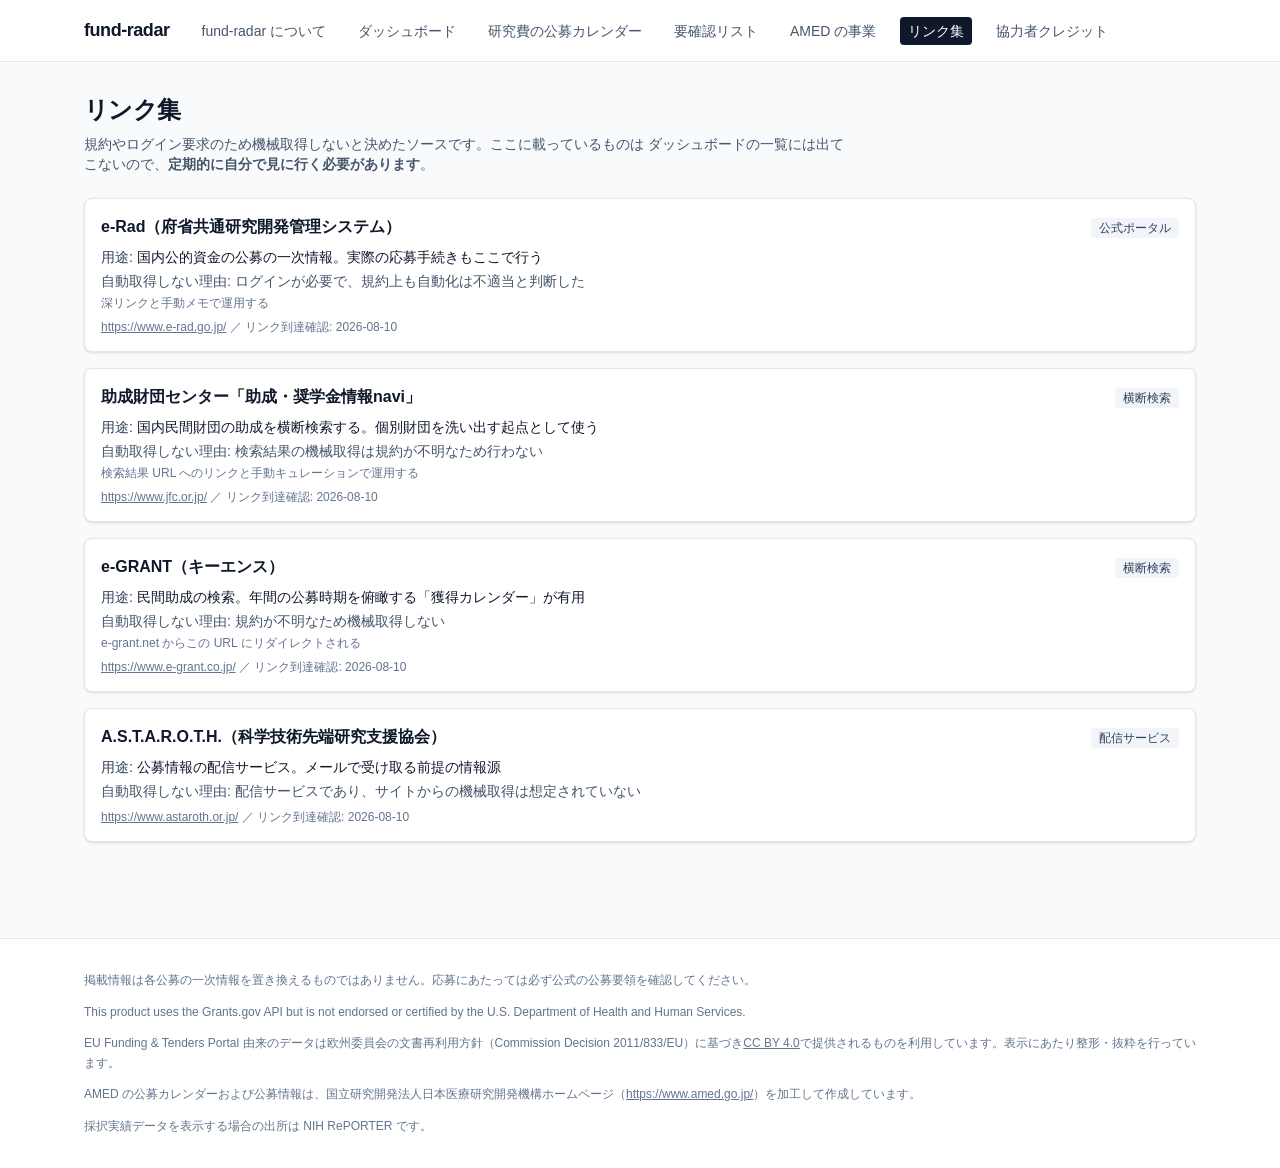
<file: links/index.html>
<!DOCTYPE html><html lang="ja"><head><meta charset="utf-8"><meta name="viewport" content="width=device-width, initial-scale=1"><title>リンク集 | fund-radar</title><meta name="description" content="自動取得しないソースの一覧"><link rel="stylesheet" href="../_astro/Base.BMGEi5oj.css"></head><body class="min-h-dvh bg-slate-50 text-slate-900 antialiased"><header class="border-b border-slate-200 bg-white print:hidden"><div class="mx-auto flex max-w-6xl flex-wrap items-baseline gap-x-6 gap-y-2 px-5 py-4"><a href="../index.html" class="text-lg font-bold tracking-tight">fund-radar</a><nav class="flex gap-4 text-sm"><a href="../index.html" class="rounded px-2 py-1 text-slate-600 hover:bg-slate-100 hover:text-slate-900">fund-radar について</a><a href="../dashboard/index.html" class="rounded px-2 py-1 text-slate-600 hover:bg-slate-100 hover:text-slate-900">ダッシュボード</a><a href="../calendar/index.html" class="rounded px-2 py-1 text-slate-600 hover:bg-slate-100 hover:text-slate-900">研究費の公募カレンダー</a><a href="../needs-check/index.html" class="rounded px-2 py-1 text-slate-600 hover:bg-slate-100 hover:text-slate-900">要確認リスト</a><a href="../amed/index.html" class="rounded px-2 py-1 text-slate-600 hover:bg-slate-100 hover:text-slate-900">AMED の事業</a><a href="../links/index.html" class="rounded px-2 py-1 bg-slate-900 text-white">リンク集</a><a href="../credits/index.html" class="rounded px-2 py-1 text-slate-600 hover:bg-slate-100 hover:text-slate-900">協力者クレジット</a></nav></div></header><main class="mx-auto max-w-6xl px-5 py-8"><h1 class="text-2xl font-bold tracking-tight">リンク集</h1><p class="mt-2 max-w-3xl text-sm text-slate-600">規約やログイン要求のため機械取得しないと決めたソースです。ここに載っているものは ダッシュボードの一覧には出てこないので、<strong class="font-semibold">定期的に自分で見に行く必要があります</strong>。</p><div class="mt-6 space-y-4"><article class="rounded-lg border border-slate-200 bg-white p-4 shadow-sm"><div class="flex flex-wrap items-baseline justify-between gap-2"><h2 class="text-base font-semibold"><a href="https://www.e-rad.go.jp/" rel="noopener" target="_blank" class="hover:underline">e-Rad（府省共通研究開発管理システム）</a></h2><span class="rounded bg-slate-100 px-2 py-0.5 text-xs text-slate-700">公式ポータル</span></div><p class="mt-2 text-sm"><span class="font-medium text-slate-700">用途:</span> 国内公的資金の公募の一次情報。実際の応募手続きもここで行う</p><p class="mt-1 text-sm text-slate-600"><span class="font-medium">自動取得しない理由:</span> ログインが必要で、規約上も自動化は不適当と判断した</p><p class="mt-1 text-xs text-slate-500">深リンクと手動メモで運用する</p><p class="mt-2 text-xs text-slate-500"><a href="https://www.e-rad.go.jp/" rel="noopener" target="_blank" class="underline">https://www.e-rad.go.jp/</a><span> ／ リンク到達確認: 2026-08-10</span></p></article><article class="rounded-lg border border-slate-200 bg-white p-4 shadow-sm"><div class="flex flex-wrap items-baseline justify-between gap-2"><h2 class="text-base font-semibold"><a href="https://www.jfc.or.jp/" rel="noopener" target="_blank" class="hover:underline">助成財団センター「助成・奨学金情報navi」</a></h2><span class="rounded bg-slate-100 px-2 py-0.5 text-xs text-slate-700">横断検索</span></div><p class="mt-2 text-sm"><span class="font-medium text-slate-700">用途:</span> 国内民間財団の助成を横断検索する。個別財団を洗い出す起点として使う</p><p class="mt-1 text-sm text-slate-600"><span class="font-medium">自動取得しない理由:</span> 検索結果の機械取得は規約が不明なため行わない</p><p class="mt-1 text-xs text-slate-500">検索結果 URL へのリンクと手動キュレーションで運用する</p><p class="mt-2 text-xs text-slate-500"><a href="https://www.jfc.or.jp/" rel="noopener" target="_blank" class="underline">https://www.jfc.or.jp/</a><span> ／ リンク到達確認: 2026-08-10</span></p></article><article class="rounded-lg border border-slate-200 bg-white p-4 shadow-sm"><div class="flex flex-wrap items-baseline justify-between gap-2"><h2 class="text-base font-semibold"><a href="https://www.e-grant.co.jp/" rel="noopener" target="_blank" class="hover:underline">e-GRANT（キーエンス）</a></h2><span class="rounded bg-slate-100 px-2 py-0.5 text-xs text-slate-700">横断検索</span></div><p class="mt-2 text-sm"><span class="font-medium text-slate-700">用途:</span> 民間助成の検索。年間の公募時期を俯瞰する「獲得カレンダー」が有用</p><p class="mt-1 text-sm text-slate-600"><span class="font-medium">自動取得しない理由:</span> 規約が不明なため機械取得しない</p><p class="mt-1 text-xs text-slate-500">e-grant.net からこの URL にリダイレクトされる</p><p class="mt-2 text-xs text-slate-500"><a href="https://www.e-grant.co.jp/" rel="noopener" target="_blank" class="underline">https://www.e-grant.co.jp/</a><span> ／ リンク到達確認: 2026-08-10</span></p></article><article class="rounded-lg border border-slate-200 bg-white p-4 shadow-sm"><div class="flex flex-wrap items-baseline justify-between gap-2"><h2 class="text-base font-semibold"><a href="https://www.astaroth.or.jp/" rel="noopener" target="_blank" class="hover:underline">A.S.T.A.R.O.T.H.（科学技術先端研究支援協会）</a></h2><span class="rounded bg-slate-100 px-2 py-0.5 text-xs text-slate-700">配信サービス</span></div><p class="mt-2 text-sm"><span class="font-medium text-slate-700">用途:</span> 公募情報の配信サービス。メールで受け取る前提の情報源</p><p class="mt-1 text-sm text-slate-600"><span class="font-medium">自動取得しない理由:</span> 配信サービスであり、サイトからの機械取得は想定されていない</p><p class="mt-2 text-xs text-slate-500"><a href="https://www.astaroth.or.jp/" rel="noopener" target="_blank" class="underline">https://www.astaroth.or.jp/</a><span> ／ リンク到達確認: 2026-08-10</span></p></article></div></main><script type="module">var e=[`unconsidered`,`considering`,`planned`,`applied`,`awarded`,`rejected`,`not_eligible`],t={unconsidered:`未検討`,considering:`検討中`,planned:`申請予定`,applied:`申請済`,awarded:`採択`,rejected:`不採択`,not_eligible:`対象外`},n={unconsidered:`bg-slate-100 text-slate-500`,considering:`bg-sky-100 text-sky-900`,planned:`bg-indigo-100 text-indigo-900`,applied:`bg-violet-100 text-violet-900`,awarded:`bg-emerald-100 text-emerald-900`,rejected:`bg-slate-200 text-slate-600`,not_eligible:`bg-slate-200 text-slate-500`},r=`unconsidered`,i=`fund-radar:status:v1`;function a(t){return typeof t==`string`&&e.includes(t)}function o(e){return s(typeof e==`object`&&e&&!Array.isArray(e)&&`statuses`in e?e.statuses:e)}function s(e){if(typeof e!=`object`||!e||Array.isArray(e))return{};let t={};for(let[n,r]of Object.entries(e))typeof n==`string`&&n!==``&&a(r)&&r!==`unconsidered`&&(t[n]=r);return t}var c=`fund-radar:status-changed`;function l(){try{let e=localStorage.getItem(i);return e?s(JSON.parse(e)):{}}catch{return{}}}function u(e){try{localStorage.setItem(i,JSON.stringify(e))}catch{}}var d=l();function f(e){let i=e.dataset.programId;if(!i)return;let a=d[i]??`unconsidered`;e.dataset.status=a;let o=e.querySelector(`select[data-status-select]`);o&&(o.value=a);let s=e.querySelector(`[data-status-badge]`);s&&(s.textContent=t[a],s.className=`rounded px-2 py-0.5 text-xs font-medium ${n[a]}`,s.hidden=a===r)}function p(){document.querySelectorAll(`[data-program-id]`).forEach(f)}function m(e,t){t===`unconsidered`?delete d[e]:d[e]=t,u(d),p(),document.dispatchEvent(new CustomEvent(c))}document.addEventListener(`change`,e=>{let t=e.target;if(!(t instanceof HTMLSelectElement)||!t.hasAttribute(`data-status-select`))return;let n=t.closest(`[data-program-id]`)?.dataset.programId;!n||!a(t.value)||m(n,t.value)});function h(){let e={exportedAt:new Date().toISOString(),schema:i,statuses:d},t=new Blob([JSON.stringify(e,null,2)],{type:`application/json`}),n=URL.createObjectURL(t),r=document.createElement(`a`);r.href=n,r.download=`fund-radar-status-${e.exportedAt.slice(0,10)}.json`,r.click(),URL.revokeObjectURL(n)}async function g(e){let t;try{t=JSON.parse(await e.text())}catch{_(`読み込めませんでした。JSON として解釈できないか、ファイルを読めませんでした。`,!0);return}let n=o(t),r=Object.keys(n).length;if(r===0){_(`有効なステータスが 1 件も含まれていませんでした。現在の内容はそのままです。`,!0);return}let i=Object.keys(d).length;if(i>0&&!window.confirm(`読み込んだファイルには ${r} 件の検討状況が入っています。\n現在このブラウザに保存されている ${i} 件は破棄され、ファイルの内容に置き換わります。\n続けますか？`)){_(`取り込みを中止しました。現在の内容はそのままです。`,!0);return}d=n,u(d),p(),document.dispatchEvent(new CustomEvent(c)),_(i>0?`${r} 件を読み込みました（既存の ${i} 件を置き換えました）。`:`${r} 件を読み込みました。`,!1)}function _(e,t){let n=document.querySelector(`[data-status-message]`);n&&(n.textContent=e,n.className=`text-xs ${t?`text-rose-700`:`text-emerald-700`}`)}document.addEventListener(`click`,e=>{let t=e.target;t instanceof HTMLElement&&t.closest(`[data-status-export]`)&&h()}),document.addEventListener(`change`,e=>{let t=e.target;if(!(t instanceof HTMLInputElement)||!t.hasAttribute(`data-status-import`))return;let n=t.files?.[0];n&&g(n).finally(()=>{t.value=``})}),p();</script><footer class="mt-16 border-t border-slate-200 bg-white"><div class="mx-auto max-w-6xl space-y-3 px-5 py-8 text-xs leading-relaxed text-slate-500"><p>掲載情報は各公募の一次情報を置き換えるものではありません。応募にあたっては必ず公式の公募要領を確認してください。</p><p>This product uses the Grants.gov API but is not endorsed or certified by the U.S. Department of Health and Human Services.</p><p>EU Funding &amp; Tenders Portal 由来のデータは欧州委員会の文書再利用方針（Commission Decision 2011/833/EU）に基づき<a class="underline hover:text-slate-700" href="https://creativecommons.org/licenses/by/4.0/" rel="noopener">CC BY 4.0</a>で提供されるものを利用しています。表示にあたり整形・抜粋を行っています。</p><p>AMED の公募カレンダーおよび公募情報は、国立研究開発法人日本医療研究開発機構ホームページ（<a class="underline hover:text-slate-700" href="https://www.amed.go.jp/" rel="noopener">https://www.amed.go.jp/</a>）を加工して作成しています。</p><p>採択実績データを表示する場合の出所は NIH RePORTER です。</p></div></footer></body></html>
</file>
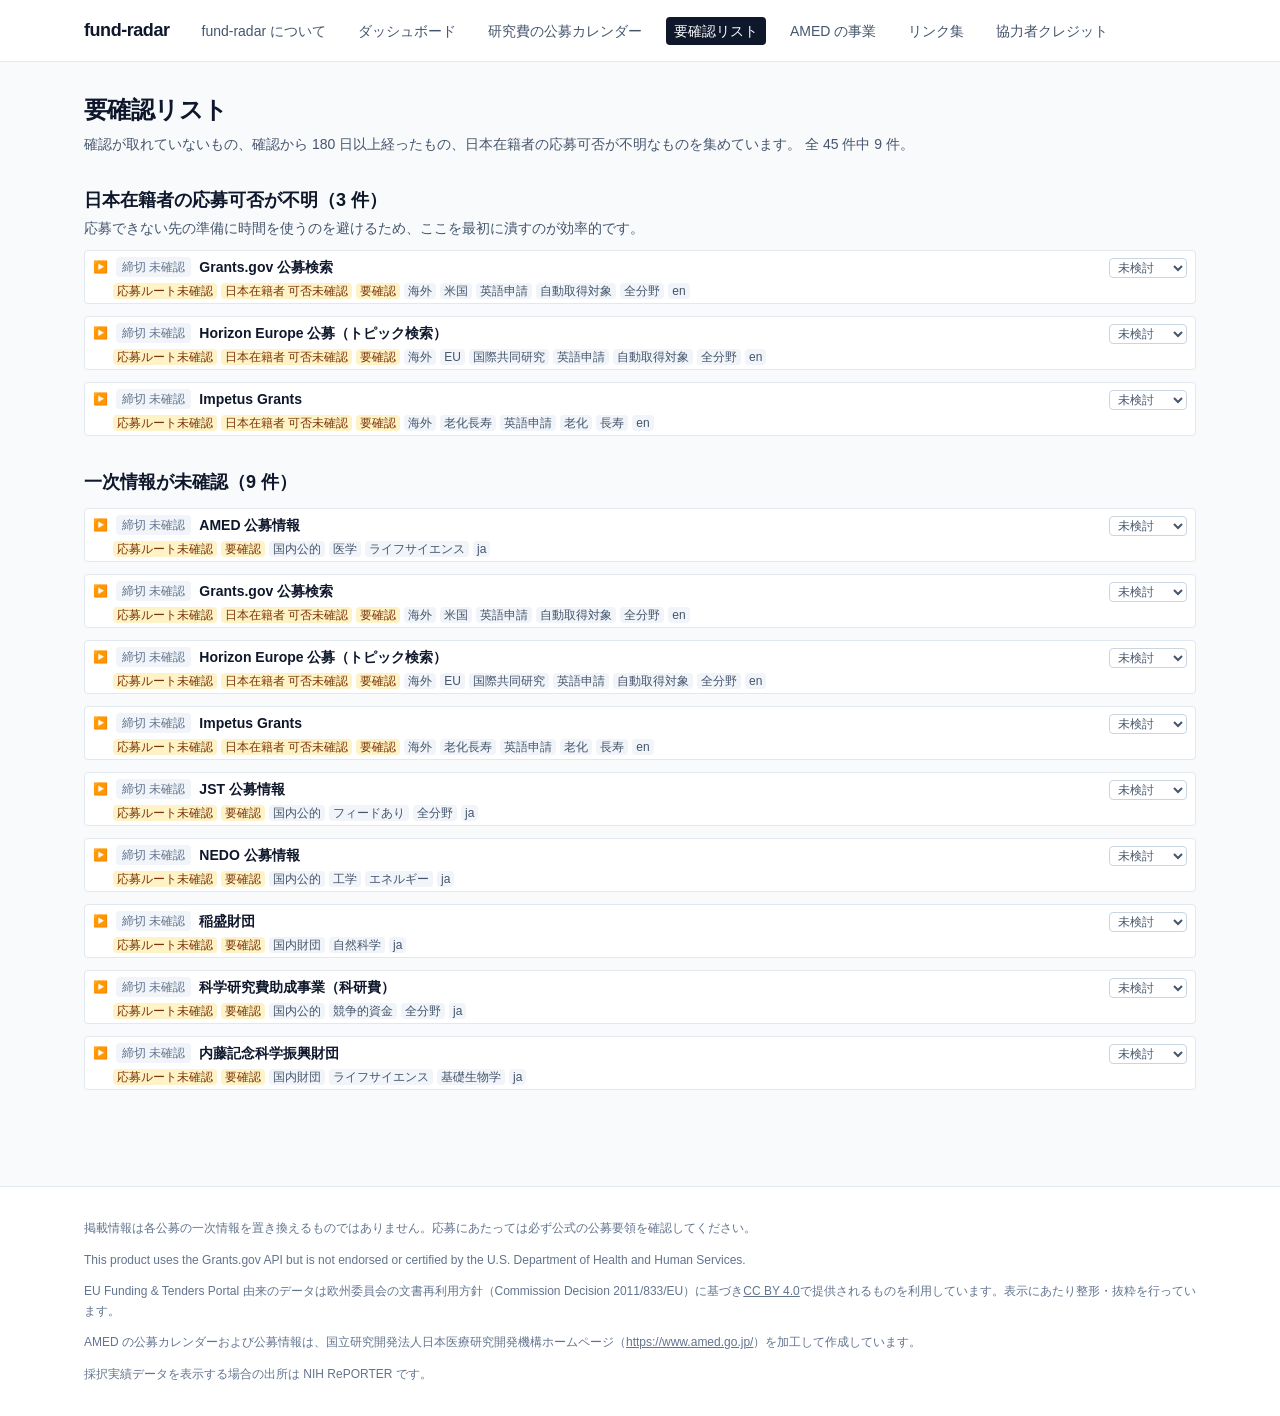
<file: needs-check/index.html>
<!DOCTYPE html><html lang="ja"><head><meta charset="utf-8"><meta name="viewport" content="width=device-width, initial-scale=1"><title>要確認リスト | fund-radar</title><meta name="description" content="確認が取れていない、または応募可否が不明なもの"><link rel="stylesheet" href="../_astro/Base.BMGEi5oj.css"></head><body class="min-h-dvh bg-slate-50 text-slate-900 antialiased"><header class="border-b border-slate-200 bg-white print:hidden"><div class="mx-auto flex max-w-6xl flex-wrap items-baseline gap-x-6 gap-y-2 px-5 py-4"><a href="../index.html" class="text-lg font-bold tracking-tight">fund-radar</a><nav class="flex gap-4 text-sm"><a href="../index.html" class="rounded px-2 py-1 text-slate-600 hover:bg-slate-100 hover:text-slate-900">fund-radar について</a><a href="../dashboard/index.html" class="rounded px-2 py-1 text-slate-600 hover:bg-slate-100 hover:text-slate-900">ダッシュボード</a><a href="../calendar/index.html" class="rounded px-2 py-1 text-slate-600 hover:bg-slate-100 hover:text-slate-900">研究費の公募カレンダー</a><a href="../needs-check/index.html" class="rounded px-2 py-1 bg-slate-900 text-white">要確認リスト</a><a href="../amed/index.html" class="rounded px-2 py-1 text-slate-600 hover:bg-slate-100 hover:text-slate-900">AMED の事業</a><a href="../links/index.html" class="rounded px-2 py-1 text-slate-600 hover:bg-slate-100 hover:text-slate-900">リンク集</a><a href="../credits/index.html" class="rounded px-2 py-1 text-slate-600 hover:bg-slate-100 hover:text-slate-900">協力者クレジット</a></nav></div></header><main class="mx-auto max-w-6xl px-5 py-8"><h1 class="text-2xl font-bold tracking-tight">要確認リスト</h1><p class="mt-2 text-sm text-slate-600">確認が取れていないもの、確認から 180 日以上経ったもの、日本在籍者の応募可否が不明なものを集めています。 全 45 件中 9 件。</p><section class="mt-8"><h2 class="text-lg font-semibold">日本在籍者の応募可否が不明（3 件）</h2><p class="mt-1 text-sm text-slate-600">応募できない先の準備に時間を使うのを避けるため、ここを最初に潰すのが効率的です。</p><div class="mt-3 space-y-3"><details class="program-card group rounded border border-slate-200 bg-white" data-country="US" data-region="overseas" data-fields="全分野" data-career data-lang="en" data-route="unclear" data-amount-min data-amount-max data-tags="応募ルート未確認|日本在籍者 可否未確認|要確認|海外|米国|英語申請|自動取得対象|全分野|en" data-name="Grants.gov 公募検索 Grants.gov Search Grants U.S. Department of Health and Human Services 他 米国連邦政府機関 応募ルート未確認 日本在籍者 可否未確認 要確認 海外 米国 英語申請 自動取得対象 全分野 en" data-program-id="grants-gov" data-status="unconsidered"><summary class="flex cursor-pointer list-none flex-wrap items-center gap-x-2 gap-y-1 px-2 py-1 hover:bg-slate-50 [&amp;::-webkit-details-marker]:hidden"><span aria-hidden="true" class="shrink-0 text-xs text-slate-400 transition-transform group-open:rotate-90 print:hidden">▶</span><span class="shrink-0 rounded px-1.5 py-0.5 text-xs font-medium tabular-nums bg-slate-100 text-slate-500">締切 未確認</span><a href="https://www.grants.gov/search-grants" rel="noopener" target="_blank" title="Grants.gov 公募検索" class="min-w-0 flex-1 truncate text-sm font-semibold hover:underline" data-print-url>Grants.gov 公募検索</a><span data-status-badge hidden class="shrink-0 rounded px-1.5 py-0.5 text-xs font-medium"></span><label class="shrink-0 print:hidden" aria-label="Grants.gov 公募検索 の検討状況"><select data-status-select class="h-5 rounded border border-slate-300 bg-white px-1 py-0 text-xs leading-none text-slate-600"><option value="unconsidered">未検討</option><option value="considering">検討中</option><option value="planned">申請予定</option><option value="applied">申請済</option><option value="awarded">採択</option><option value="rejected">不採択</option><option value="not_eligible">対象外</option></select></label><span class="flex w-full flex-wrap gap-1 pl-5 text-xs leading-none"><span class="rounded px-1 py-0.5 bg-amber-100 text-amber-900">応募ルート未確認</span><span class="rounded px-1 py-0.5 bg-amber-100 text-amber-900">日本在籍者 可否未確認</span><span class="rounded px-1 py-0.5 bg-amber-100 text-amber-900">要確認</span><span class="rounded px-1 py-0.5 bg-slate-100 text-slate-600">海外</span><span class="rounded px-1 py-0.5 bg-slate-100 text-slate-600">米国</span><span class="rounded px-1 py-0.5 bg-slate-100 text-slate-600">英語申請</span><span class="rounded px-1 py-0.5 bg-slate-100 text-slate-600">自動取得対象</span><span class="rounded px-1 py-0.5 bg-slate-100 text-slate-600">全分野</span><span class="rounded px-1 py-0.5 bg-slate-100 text-slate-600">en</span></span></summary><dl class="grid grid-cols-[auto_1fr] gap-x-3 gap-y-1 border-t border-slate-100 px-2 py-2 pl-7 text-xs"><dt class="whitespace-nowrap text-slate-500">助成元</dt><dd class="text-slate-700">U.S. Department of Health and Human Services 他 米国連邦政府機関</dd><dt class="whitespace-nowrap text-slate-500">応募資格</dt><dd class="text-slate-700">原則として米国内機関向け。Search2 API の eligibilities ファセットを 2026-08-10 に確認したところ、
返ってくる区分は州政府・郡政府・米国の高等教育機関・501(c)(3) 非営利法人など米国主体のものだけで、
外国機関を明示する区分は存在しない。「Unrestricted」区分と
「Others (see text field entitled &quot;Additional Information on Eligibility&quot; for clarification)」があるため、
個別公募の Additional Information on Eligibility を読まないと日本からの応募可否は判断できない
</dd><dt class="whitespace-nowrap text-slate-500">確認</dt><dd class="text-slate-700">一次情報は未確認 ／ リンク到達 2026-08-10</dd></dl></details><script type="module">document.addEventListener(`click`,e=>{let t=e.target;t instanceof Element&&t.closest(`.program-card > summary`)&&t.closest(`select, option, label, input`)&&e.preventDefault()}),window.addEventListener(`beforeprint`,()=>{document.querySelectorAll(`details.program-card`).forEach(e=>{e.open=!0})});</script><details class="program-card group rounded border border-slate-200 bg-white" data-country="EU" data-region="overseas" data-fields="全分野" data-career data-lang="en" data-route="unclear" data-amount-min data-amount-max data-tags="応募ルート未確認|日本在籍者 可否未確認|要確認|海外|EU|国際共同研究|英語申請|自動取得対象|全分野|en" data-name="Horizon Europe 公募（トピック検索） Horizon Europe Calls (Topic Search) European Commission 応募ルート未確認 日本在籍者 可否未確認 要確認 海外 EU 国際共同研究 英語申請 自動取得対象 全分野 en" data-program-id="eu-horizon-topic-search" data-status="unconsidered"><summary class="flex cursor-pointer list-none flex-wrap items-center gap-x-2 gap-y-1 px-2 py-1 hover:bg-slate-50 [&amp;::-webkit-details-marker]:hidden"><span aria-hidden="true" class="shrink-0 text-xs text-slate-400 transition-transform group-open:rotate-90 print:hidden">▶</span><span class="shrink-0 rounded px-1.5 py-0.5 text-xs font-medium tabular-nums bg-slate-100 text-slate-500">締切 未確認</span><a href="https://ec.europa.eu/info/funding-tenders/opportunities/portal/screen/opportunities/topic-search" rel="noopener" target="_blank" title="Horizon Europe 公募（トピック検索）" class="min-w-0 flex-1 truncate text-sm font-semibold hover:underline" data-print-url>Horizon Europe 公募（トピック検索）</a><span data-status-badge hidden class="shrink-0 rounded px-1.5 py-0.5 text-xs font-medium"></span><label class="shrink-0 print:hidden" aria-label="Horizon Europe 公募（トピック検索） の検討状況"><select data-status-select class="h-5 rounded border border-slate-300 bg-white px-1 py-0 text-xs leading-none text-slate-600"><option value="unconsidered">未検討</option><option value="considering">検討中</option><option value="planned">申請予定</option><option value="applied">申請済</option><option value="awarded">採択</option><option value="rejected">不採択</option><option value="not_eligible">対象外</option></select></label><span class="flex w-full flex-wrap gap-1 pl-5 text-xs leading-none"><span class="rounded px-1 py-0.5 bg-amber-100 text-amber-900">応募ルート未確認</span><span class="rounded px-1 py-0.5 bg-amber-100 text-amber-900">日本在籍者 可否未確認</span><span class="rounded px-1 py-0.5 bg-amber-100 text-amber-900">要確認</span><span class="rounded px-1 py-0.5 bg-slate-100 text-slate-600">海外</span><span class="rounded px-1 py-0.5 bg-slate-100 text-slate-600">EU</span><span class="rounded px-1 py-0.5 bg-slate-100 text-slate-600">国際共同研究</span><span class="rounded px-1 py-0.5 bg-slate-100 text-slate-600">英語申請</span><span class="rounded px-1 py-0.5 bg-slate-100 text-slate-600">自動取得対象</span><span class="rounded px-1 py-0.5 bg-slate-100 text-slate-600">全分野</span><span class="rounded px-1 py-0.5 bg-slate-100 text-slate-600">en</span></span></summary><dl class="grid grid-cols-[auto_1fr] gap-x-3 gap-y-1 border-t border-slate-100 px-2 py-2 pl-7 text-xs"><dt class="whitespace-nowrap text-slate-500">助成元</dt><dd class="text-slate-700">European Commission</dd><dt class="whitespace-nowrap text-slate-500">応募資格</dt><dd class="text-slate-700">第三国参加の扱いはトピックごとに異なる。日本の機関の参加可否はトピック単位で確認すること</dd><dt class="whitespace-nowrap text-slate-500">確認</dt><dd class="text-slate-700">一次情報は未確認 ／ リンク到達 2026-08-10</dd></dl></details><details class="program-card group rounded border border-slate-200 bg-white" data-country="US" data-region="overseas" data-fields="老化|長寿" data-career data-lang="en" data-route="unclear" data-amount-min data-amount-max data-tags="応募ルート未確認|日本在籍者 可否未確認|要確認|海外|老化長寿|英語申請|老化|長寿|en" data-name="Impetus Grants Impetus Grants Norn Group 応募ルート未確認 日本在籍者 可否未確認 要確認 海外 老化長寿 英語申請 老化 長寿 en" data-program-id="impetus-grants" data-status="unconsidered"><summary class="flex cursor-pointer list-none flex-wrap items-center gap-x-2 gap-y-1 px-2 py-1 hover:bg-slate-50 [&amp;::-webkit-details-marker]:hidden"><span aria-hidden="true" class="shrink-0 text-xs text-slate-400 transition-transform group-open:rotate-90 print:hidden">▶</span><span class="shrink-0 rounded px-1.5 py-0.5 text-xs font-medium tabular-nums bg-slate-100 text-slate-500">締切 未確認</span><a href="https://norn.group/impetus-grants" rel="noopener" target="_blank" title="Impetus Grants" class="min-w-0 flex-1 truncate text-sm font-semibold hover:underline" data-print-url>Impetus Grants</a><span data-status-badge hidden class="shrink-0 rounded px-1.5 py-0.5 text-xs font-medium"></span><label class="shrink-0 print:hidden" aria-label="Impetus Grants の検討状況"><select data-status-select class="h-5 rounded border border-slate-300 bg-white px-1 py-0 text-xs leading-none text-slate-600"><option value="unconsidered">未検討</option><option value="considering">検討中</option><option value="planned">申請予定</option><option value="applied">申請済</option><option value="awarded">採択</option><option value="rejected">不採択</option><option value="not_eligible">対象外</option></select></label><span class="flex w-full flex-wrap gap-1 pl-5 text-xs leading-none"><span class="rounded px-1 py-0.5 bg-amber-100 text-amber-900">応募ルート未確認</span><span class="rounded px-1 py-0.5 bg-amber-100 text-amber-900">日本在籍者 可否未確認</span><span class="rounded px-1 py-0.5 bg-amber-100 text-amber-900">要確認</span><span class="rounded px-1 py-0.5 bg-slate-100 text-slate-600">海外</span><span class="rounded px-1 py-0.5 bg-slate-100 text-slate-600">老化長寿</span><span class="rounded px-1 py-0.5 bg-slate-100 text-slate-600">英語申請</span><span class="rounded px-1 py-0.5 bg-slate-100 text-slate-600">老化</span><span class="rounded px-1 py-0.5 bg-slate-100 text-slate-600">長寿</span><span class="rounded px-1 py-0.5 bg-slate-100 text-slate-600">en</span></span></summary><dl class="grid grid-cols-[auto_1fr] gap-x-3 gap-y-1 border-t border-slate-100 px-2 py-2 pl-7 text-xs"><dt class="whitespace-nowrap text-slate-500">助成元</dt><dd class="text-slate-700">Norn Group</dd><dt class="whitespace-nowrap text-slate-500">確認</dt><dd class="text-slate-700">一次情報は未確認 ／ リンク到達 2026-08-10</dd></dl></details></div></section><section class="mt-8"><h2 class="text-lg font-semibold">一次情報が未確認（9 件）</h2><div class="mt-3 space-y-3"><details class="program-card group rounded border border-slate-200 bg-white" data-country="JP" data-region="domestic" data-fields="医学|ライフサイエンス" data-career data-lang="ja" data-route="unclear" data-amount-min data-amount-max data-tags="応募ルート未確認|要確認|国内公的|医学|ライフサイエンス|ja" data-name="AMED 公募情報 AMED Calls for Proposals 日本医療研究開発機構（AMED） 応募ルート未確認 要確認 国内公的 医学 ライフサイエンス ja" data-program-id="amed-koubo" data-status="unconsidered"><summary class="flex cursor-pointer list-none flex-wrap items-center gap-x-2 gap-y-1 px-2 py-1 hover:bg-slate-50 [&amp;::-webkit-details-marker]:hidden"><span aria-hidden="true" class="shrink-0 text-xs text-slate-400 transition-transform group-open:rotate-90 print:hidden">▶</span><span class="shrink-0 rounded px-1.5 py-0.5 text-xs font-medium tabular-nums bg-slate-100 text-slate-500">締切 未確認</span><a href="https://www.amed.go.jp/koubo/koubo_index.html" rel="noopener" target="_blank" title="AMED 公募情報" class="min-w-0 flex-1 truncate text-sm font-semibold hover:underline" data-print-url>AMED 公募情報</a><span data-status-badge hidden class="shrink-0 rounded px-1.5 py-0.5 text-xs font-medium"></span><label class="shrink-0 print:hidden" aria-label="AMED 公募情報 の検討状況"><select data-status-select class="h-5 rounded border border-slate-300 bg-white px-1 py-0 text-xs leading-none text-slate-600"><option value="unconsidered">未検討</option><option value="considering">検討中</option><option value="planned">申請予定</option><option value="applied">申請済</option><option value="awarded">採択</option><option value="rejected">不採択</option><option value="not_eligible">対象外</option></select></label><span class="flex w-full flex-wrap gap-1 pl-5 text-xs leading-none"><span class="rounded px-1 py-0.5 bg-amber-100 text-amber-900">応募ルート未確認</span><span class="rounded px-1 py-0.5 bg-amber-100 text-amber-900">要確認</span><span class="rounded px-1 py-0.5 bg-slate-100 text-slate-600">国内公的</span><span class="rounded px-1 py-0.5 bg-slate-100 text-slate-600">医学</span><span class="rounded px-1 py-0.5 bg-slate-100 text-slate-600">ライフサイエンス</span><span class="rounded px-1 py-0.5 bg-slate-100 text-slate-600">ja</span></span></summary><dl class="grid grid-cols-[auto_1fr] gap-x-3 gap-y-1 border-t border-slate-100 px-2 py-2 pl-7 text-xs"><dt class="whitespace-nowrap text-slate-500">助成元</dt><dd class="text-slate-700">日本医療研究開発機構（AMED）</dd><dt class="whitespace-nowrap text-slate-500">確認</dt><dd class="text-slate-700">一次情報は未確認 ／ リンク到達 2026-08-10</dd></dl></details><details class="program-card group rounded border border-slate-200 bg-white" data-country="US" data-region="overseas" data-fields="全分野" data-career data-lang="en" data-route="unclear" data-amount-min data-amount-max data-tags="応募ルート未確認|日本在籍者 可否未確認|要確認|海外|米国|英語申請|自動取得対象|全分野|en" data-name="Grants.gov 公募検索 Grants.gov Search Grants U.S. Department of Health and Human Services 他 米国連邦政府機関 応募ルート未確認 日本在籍者 可否未確認 要確認 海外 米国 英語申請 自動取得対象 全分野 en" data-program-id="grants-gov" data-status="unconsidered"><summary class="flex cursor-pointer list-none flex-wrap items-center gap-x-2 gap-y-1 px-2 py-1 hover:bg-slate-50 [&amp;::-webkit-details-marker]:hidden"><span aria-hidden="true" class="shrink-0 text-xs text-slate-400 transition-transform group-open:rotate-90 print:hidden">▶</span><span class="shrink-0 rounded px-1.5 py-0.5 text-xs font-medium tabular-nums bg-slate-100 text-slate-500">締切 未確認</span><a href="https://www.grants.gov/search-grants" rel="noopener" target="_blank" title="Grants.gov 公募検索" class="min-w-0 flex-1 truncate text-sm font-semibold hover:underline" data-print-url>Grants.gov 公募検索</a><span data-status-badge hidden class="shrink-0 rounded px-1.5 py-0.5 text-xs font-medium"></span><label class="shrink-0 print:hidden" aria-label="Grants.gov 公募検索 の検討状況"><select data-status-select class="h-5 rounded border border-slate-300 bg-white px-1 py-0 text-xs leading-none text-slate-600"><option value="unconsidered">未検討</option><option value="considering">検討中</option><option value="planned">申請予定</option><option value="applied">申請済</option><option value="awarded">採択</option><option value="rejected">不採択</option><option value="not_eligible">対象外</option></select></label><span class="flex w-full flex-wrap gap-1 pl-5 text-xs leading-none"><span class="rounded px-1 py-0.5 bg-amber-100 text-amber-900">応募ルート未確認</span><span class="rounded px-1 py-0.5 bg-amber-100 text-amber-900">日本在籍者 可否未確認</span><span class="rounded px-1 py-0.5 bg-amber-100 text-amber-900">要確認</span><span class="rounded px-1 py-0.5 bg-slate-100 text-slate-600">海外</span><span class="rounded px-1 py-0.5 bg-slate-100 text-slate-600">米国</span><span class="rounded px-1 py-0.5 bg-slate-100 text-slate-600">英語申請</span><span class="rounded px-1 py-0.5 bg-slate-100 text-slate-600">自動取得対象</span><span class="rounded px-1 py-0.5 bg-slate-100 text-slate-600">全分野</span><span class="rounded px-1 py-0.5 bg-slate-100 text-slate-600">en</span></span></summary><dl class="grid grid-cols-[auto_1fr] gap-x-3 gap-y-1 border-t border-slate-100 px-2 py-2 pl-7 text-xs"><dt class="whitespace-nowrap text-slate-500">助成元</dt><dd class="text-slate-700">U.S. Department of Health and Human Services 他 米国連邦政府機関</dd><dt class="whitespace-nowrap text-slate-500">応募資格</dt><dd class="text-slate-700">原則として米国内機関向け。Search2 API の eligibilities ファセットを 2026-08-10 に確認したところ、
返ってくる区分は州政府・郡政府・米国の高等教育機関・501(c)(3) 非営利法人など米国主体のものだけで、
外国機関を明示する区分は存在しない。「Unrestricted」区分と
「Others (see text field entitled &quot;Additional Information on Eligibility&quot; for clarification)」があるため、
個別公募の Additional Information on Eligibility を読まないと日本からの応募可否は判断できない
</dd><dt class="whitespace-nowrap text-slate-500">確認</dt><dd class="text-slate-700">一次情報は未確認 ／ リンク到達 2026-08-10</dd></dl></details><details class="program-card group rounded border border-slate-200 bg-white" data-country="EU" data-region="overseas" data-fields="全分野" data-career data-lang="en" data-route="unclear" data-amount-min data-amount-max data-tags="応募ルート未確認|日本在籍者 可否未確認|要確認|海外|EU|国際共同研究|英語申請|自動取得対象|全分野|en" data-name="Horizon Europe 公募（トピック検索） Horizon Europe Calls (Topic Search) European Commission 応募ルート未確認 日本在籍者 可否未確認 要確認 海外 EU 国際共同研究 英語申請 自動取得対象 全分野 en" data-program-id="eu-horizon-topic-search" data-status="unconsidered"><summary class="flex cursor-pointer list-none flex-wrap items-center gap-x-2 gap-y-1 px-2 py-1 hover:bg-slate-50 [&amp;::-webkit-details-marker]:hidden"><span aria-hidden="true" class="shrink-0 text-xs text-slate-400 transition-transform group-open:rotate-90 print:hidden">▶</span><span class="shrink-0 rounded px-1.5 py-0.5 text-xs font-medium tabular-nums bg-slate-100 text-slate-500">締切 未確認</span><a href="https://ec.europa.eu/info/funding-tenders/opportunities/portal/screen/opportunities/topic-search" rel="noopener" target="_blank" title="Horizon Europe 公募（トピック検索）" class="min-w-0 flex-1 truncate text-sm font-semibold hover:underline" data-print-url>Horizon Europe 公募（トピック検索）</a><span data-status-badge hidden class="shrink-0 rounded px-1.5 py-0.5 text-xs font-medium"></span><label class="shrink-0 print:hidden" aria-label="Horizon Europe 公募（トピック検索） の検討状況"><select data-status-select class="h-5 rounded border border-slate-300 bg-white px-1 py-0 text-xs leading-none text-slate-600"><option value="unconsidered">未検討</option><option value="considering">検討中</option><option value="planned">申請予定</option><option value="applied">申請済</option><option value="awarded">採択</option><option value="rejected">不採択</option><option value="not_eligible">対象外</option></select></label><span class="flex w-full flex-wrap gap-1 pl-5 text-xs leading-none"><span class="rounded px-1 py-0.5 bg-amber-100 text-amber-900">応募ルート未確認</span><span class="rounded px-1 py-0.5 bg-amber-100 text-amber-900">日本在籍者 可否未確認</span><span class="rounded px-1 py-0.5 bg-amber-100 text-amber-900">要確認</span><span class="rounded px-1 py-0.5 bg-slate-100 text-slate-600">海外</span><span class="rounded px-1 py-0.5 bg-slate-100 text-slate-600">EU</span><span class="rounded px-1 py-0.5 bg-slate-100 text-slate-600">国際共同研究</span><span class="rounded px-1 py-0.5 bg-slate-100 text-slate-600">英語申請</span><span class="rounded px-1 py-0.5 bg-slate-100 text-slate-600">自動取得対象</span><span class="rounded px-1 py-0.5 bg-slate-100 text-slate-600">全分野</span><span class="rounded px-1 py-0.5 bg-slate-100 text-slate-600">en</span></span></summary><dl class="grid grid-cols-[auto_1fr] gap-x-3 gap-y-1 border-t border-slate-100 px-2 py-2 pl-7 text-xs"><dt class="whitespace-nowrap text-slate-500">助成元</dt><dd class="text-slate-700">European Commission</dd><dt class="whitespace-nowrap text-slate-500">応募資格</dt><dd class="text-slate-700">第三国参加の扱いはトピックごとに異なる。日本の機関の参加可否はトピック単位で確認すること</dd><dt class="whitespace-nowrap text-slate-500">確認</dt><dd class="text-slate-700">一次情報は未確認 ／ リンク到達 2026-08-10</dd></dl></details><details class="program-card group rounded border border-slate-200 bg-white" data-country="US" data-region="overseas" data-fields="老化|長寿" data-career data-lang="en" data-route="unclear" data-amount-min data-amount-max data-tags="応募ルート未確認|日本在籍者 可否未確認|要確認|海外|老化長寿|英語申請|老化|長寿|en" data-name="Impetus Grants Impetus Grants Norn Group 応募ルート未確認 日本在籍者 可否未確認 要確認 海外 老化長寿 英語申請 老化 長寿 en" data-program-id="impetus-grants" data-status="unconsidered"><summary class="flex cursor-pointer list-none flex-wrap items-center gap-x-2 gap-y-1 px-2 py-1 hover:bg-slate-50 [&amp;::-webkit-details-marker]:hidden"><span aria-hidden="true" class="shrink-0 text-xs text-slate-400 transition-transform group-open:rotate-90 print:hidden">▶</span><span class="shrink-0 rounded px-1.5 py-0.5 text-xs font-medium tabular-nums bg-slate-100 text-slate-500">締切 未確認</span><a href="https://norn.group/impetus-grants" rel="noopener" target="_blank" title="Impetus Grants" class="min-w-0 flex-1 truncate text-sm font-semibold hover:underline" data-print-url>Impetus Grants</a><span data-status-badge hidden class="shrink-0 rounded px-1.5 py-0.5 text-xs font-medium"></span><label class="shrink-0 print:hidden" aria-label="Impetus Grants の検討状況"><select data-status-select class="h-5 rounded border border-slate-300 bg-white px-1 py-0 text-xs leading-none text-slate-600"><option value="unconsidered">未検討</option><option value="considering">検討中</option><option value="planned">申請予定</option><option value="applied">申請済</option><option value="awarded">採択</option><option value="rejected">不採択</option><option value="not_eligible">対象外</option></select></label><span class="flex w-full flex-wrap gap-1 pl-5 text-xs leading-none"><span class="rounded px-1 py-0.5 bg-amber-100 text-amber-900">応募ルート未確認</span><span class="rounded px-1 py-0.5 bg-amber-100 text-amber-900">日本在籍者 可否未確認</span><span class="rounded px-1 py-0.5 bg-amber-100 text-amber-900">要確認</span><span class="rounded px-1 py-0.5 bg-slate-100 text-slate-600">海外</span><span class="rounded px-1 py-0.5 bg-slate-100 text-slate-600">老化長寿</span><span class="rounded px-1 py-0.5 bg-slate-100 text-slate-600">英語申請</span><span class="rounded px-1 py-0.5 bg-slate-100 text-slate-600">老化</span><span class="rounded px-1 py-0.5 bg-slate-100 text-slate-600">長寿</span><span class="rounded px-1 py-0.5 bg-slate-100 text-slate-600">en</span></span></summary><dl class="grid grid-cols-[auto_1fr] gap-x-3 gap-y-1 border-t border-slate-100 px-2 py-2 pl-7 text-xs"><dt class="whitespace-nowrap text-slate-500">助成元</dt><dd class="text-slate-700">Norn Group</dd><dt class="whitespace-nowrap text-slate-500">確認</dt><dd class="text-slate-700">一次情報は未確認 ／ リンク到達 2026-08-10</dd></dl></details><details class="program-card group rounded border border-slate-200 bg-white" data-country="JP" data-region="domestic" data-fields="全分野" data-career data-lang="ja" data-route="unclear" data-amount-min data-amount-max data-tags="応募ルート未確認|要確認|国内公的|フィードあり|全分野|ja" data-name="JST 公募情報 JST Calls for Proposals 科学技術振興機構（JST） 応募ルート未確認 要確認 国内公的 フィードあり 全分野 ja" data-program-id="jst-koubo" data-status="unconsidered"><summary class="flex cursor-pointer list-none flex-wrap items-center gap-x-2 gap-y-1 px-2 py-1 hover:bg-slate-50 [&amp;::-webkit-details-marker]:hidden"><span aria-hidden="true" class="shrink-0 text-xs text-slate-400 transition-transform group-open:rotate-90 print:hidden">▶</span><span class="shrink-0 rounded px-1.5 py-0.5 text-xs font-medium tabular-nums bg-slate-100 text-slate-500">締切 未確認</span><a href="https://www.jst.go.jp/bosyu/bosyu.html" rel="noopener" target="_blank" title="JST 公募情報" class="min-w-0 flex-1 truncate text-sm font-semibold hover:underline" data-print-url>JST 公募情報</a><span data-status-badge hidden class="shrink-0 rounded px-1.5 py-0.5 text-xs font-medium"></span><label class="shrink-0 print:hidden" aria-label="JST 公募情報 の検討状況"><select data-status-select class="h-5 rounded border border-slate-300 bg-white px-1 py-0 text-xs leading-none text-slate-600"><option value="unconsidered">未検討</option><option value="considering">検討中</option><option value="planned">申請予定</option><option value="applied">申請済</option><option value="awarded">採択</option><option value="rejected">不採択</option><option value="not_eligible">対象外</option></select></label><span class="flex w-full flex-wrap gap-1 pl-5 text-xs leading-none"><span class="rounded px-1 py-0.5 bg-amber-100 text-amber-900">応募ルート未確認</span><span class="rounded px-1 py-0.5 bg-amber-100 text-amber-900">要確認</span><span class="rounded px-1 py-0.5 bg-slate-100 text-slate-600">国内公的</span><span class="rounded px-1 py-0.5 bg-slate-100 text-slate-600">フィードあり</span><span class="rounded px-1 py-0.5 bg-slate-100 text-slate-600">全分野</span><span class="rounded px-1 py-0.5 bg-slate-100 text-slate-600">ja</span></span></summary><dl class="grid grid-cols-[auto_1fr] gap-x-3 gap-y-1 border-t border-slate-100 px-2 py-2 pl-7 text-xs"><dt class="whitespace-nowrap text-slate-500">助成元</dt><dd class="text-slate-700">科学技術振興機構（JST）</dd><dt class="whitespace-nowrap text-slate-500">確認</dt><dd class="text-slate-700">一次情報は未確認 ／ リンク到達 2026-08-10</dd></dl></details><details class="program-card group rounded border border-slate-200 bg-white" data-country="JP" data-region="domestic" data-fields="工学|エネルギー" data-career data-lang="ja" data-route="unclear" data-amount-min data-amount-max data-tags="応募ルート未確認|要確認|国内公的|工学|エネルギー|ja" data-name="NEDO 公募情報 NEDO Calls for Proposals 新エネルギー・産業技術総合開発機構（NEDO） 応募ルート未確認 要確認 国内公的 工学 エネルギー ja" data-program-id="nedo-koubo" data-status="unconsidered"><summary class="flex cursor-pointer list-none flex-wrap items-center gap-x-2 gap-y-1 px-2 py-1 hover:bg-slate-50 [&amp;::-webkit-details-marker]:hidden"><span aria-hidden="true" class="shrink-0 text-xs text-slate-400 transition-transform group-open:rotate-90 print:hidden">▶</span><span class="shrink-0 rounded px-1.5 py-0.5 text-xs font-medium tabular-nums bg-slate-100 text-slate-500">締切 未確認</span><a href="https://www.nedo.go.jp/koubo/index.html" rel="noopener" target="_blank" title="NEDO 公募情報" class="min-w-0 flex-1 truncate text-sm font-semibold hover:underline" data-print-url>NEDO 公募情報</a><span data-status-badge hidden class="shrink-0 rounded px-1.5 py-0.5 text-xs font-medium"></span><label class="shrink-0 print:hidden" aria-label="NEDO 公募情報 の検討状況"><select data-status-select class="h-5 rounded border border-slate-300 bg-white px-1 py-0 text-xs leading-none text-slate-600"><option value="unconsidered">未検討</option><option value="considering">検討中</option><option value="planned">申請予定</option><option value="applied">申請済</option><option value="awarded">採択</option><option value="rejected">不採択</option><option value="not_eligible">対象外</option></select></label><span class="flex w-full flex-wrap gap-1 pl-5 text-xs leading-none"><span class="rounded px-1 py-0.5 bg-amber-100 text-amber-900">応募ルート未確認</span><span class="rounded px-1 py-0.5 bg-amber-100 text-amber-900">要確認</span><span class="rounded px-1 py-0.5 bg-slate-100 text-slate-600">国内公的</span><span class="rounded px-1 py-0.5 bg-slate-100 text-slate-600">工学</span><span class="rounded px-1 py-0.5 bg-slate-100 text-slate-600">エネルギー</span><span class="rounded px-1 py-0.5 bg-slate-100 text-slate-600">ja</span></span></summary><dl class="grid grid-cols-[auto_1fr] gap-x-3 gap-y-1 border-t border-slate-100 px-2 py-2 pl-7 text-xs"><dt class="whitespace-nowrap text-slate-500">助成元</dt><dd class="text-slate-700">新エネルギー・産業技術総合開発機構（NEDO）</dd><dt class="whitespace-nowrap text-slate-500">確認</dt><dd class="text-slate-700">一次情報は未確認 ／ リンク到達 2026-08-10</dd></dl></details><details class="program-card group rounded border border-slate-200 bg-white" data-country="JP" data-region="domestic" data-fields="自然科学" data-career data-lang="ja" data-route="unclear" data-amount-min data-amount-max data-tags="応募ルート未確認|要確認|国内財団|自然科学|ja" data-name="稲盛財団 Inamori Foundation 公益財団法人稲盛財団 応募ルート未確認 要確認 国内財団 自然科学 ja" data-program-id="inamori-foundation" data-status="unconsidered"><summary class="flex cursor-pointer list-none flex-wrap items-center gap-x-2 gap-y-1 px-2 py-1 hover:bg-slate-50 [&amp;::-webkit-details-marker]:hidden"><span aria-hidden="true" class="shrink-0 text-xs text-slate-400 transition-transform group-open:rotate-90 print:hidden">▶</span><span class="shrink-0 rounded px-1.5 py-0.5 text-xs font-medium tabular-nums bg-slate-100 text-slate-500">締切 未確認</span><a href="https://www.inamori-f.or.jp/" rel="noopener" target="_blank" title="稲盛財団" class="min-w-0 flex-1 truncate text-sm font-semibold hover:underline" data-print-url>稲盛財団</a><span data-status-badge hidden class="shrink-0 rounded px-1.5 py-0.5 text-xs font-medium"></span><label class="shrink-0 print:hidden" aria-label="稲盛財団 の検討状況"><select data-status-select class="h-5 rounded border border-slate-300 bg-white px-1 py-0 text-xs leading-none text-slate-600"><option value="unconsidered">未検討</option><option value="considering">検討中</option><option value="planned">申請予定</option><option value="applied">申請済</option><option value="awarded">採択</option><option value="rejected">不採択</option><option value="not_eligible">対象外</option></select></label><span class="flex w-full flex-wrap gap-1 pl-5 text-xs leading-none"><span class="rounded px-1 py-0.5 bg-amber-100 text-amber-900">応募ルート未確認</span><span class="rounded px-1 py-0.5 bg-amber-100 text-amber-900">要確認</span><span class="rounded px-1 py-0.5 bg-slate-100 text-slate-600">国内財団</span><span class="rounded px-1 py-0.5 bg-slate-100 text-slate-600">自然科学</span><span class="rounded px-1 py-0.5 bg-slate-100 text-slate-600">ja</span></span></summary><dl class="grid grid-cols-[auto_1fr] gap-x-3 gap-y-1 border-t border-slate-100 px-2 py-2 pl-7 text-xs"><dt class="whitespace-nowrap text-slate-500">助成元</dt><dd class="text-slate-700">公益財団法人稲盛財団</dd><dt class="whitespace-nowrap text-slate-500">確認</dt><dd class="text-slate-700">一次情報は未確認 ／ リンク到達 2026-08-10</dd></dl></details><details class="program-card group rounded border border-slate-200 bg-white" data-country="JP" data-region="domestic" data-fields="全分野" data-career data-lang="ja" data-route="unclear" data-amount-min data-amount-max data-tags="応募ルート未確認|要確認|国内公的|競争的資金|全分野|ja" data-name="科学研究費助成事業（科研費） Grants-in-Aid for Scientific Research (KAKENHI) 日本学術振興会（JSPS） 応募ルート未確認 要確認 国内公的 競争的資金 全分野 ja" data-program-id="jsps-kakenhi" data-status="unconsidered"><summary class="flex cursor-pointer list-none flex-wrap items-center gap-x-2 gap-y-1 px-2 py-1 hover:bg-slate-50 [&amp;::-webkit-details-marker]:hidden"><span aria-hidden="true" class="shrink-0 text-xs text-slate-400 transition-transform group-open:rotate-90 print:hidden">▶</span><span class="shrink-0 rounded px-1.5 py-0.5 text-xs font-medium tabular-nums bg-slate-100 text-slate-500">締切 未確認</span><a href="https://www.jsps.go.jp/j-grantsinaid/" rel="noopener" target="_blank" title="科学研究費助成事業（科研費）" class="min-w-0 flex-1 truncate text-sm font-semibold hover:underline" data-print-url>科学研究費助成事業（科研費）</a><span data-status-badge hidden class="shrink-0 rounded px-1.5 py-0.5 text-xs font-medium"></span><label class="shrink-0 print:hidden" aria-label="科学研究費助成事業（科研費） の検討状況"><select data-status-select class="h-5 rounded border border-slate-300 bg-white px-1 py-0 text-xs leading-none text-slate-600"><option value="unconsidered">未検討</option><option value="considering">検討中</option><option value="planned">申請予定</option><option value="applied">申請済</option><option value="awarded">採択</option><option value="rejected">不採択</option><option value="not_eligible">対象外</option></select></label><span class="flex w-full flex-wrap gap-1 pl-5 text-xs leading-none"><span class="rounded px-1 py-0.5 bg-amber-100 text-amber-900">応募ルート未確認</span><span class="rounded px-1 py-0.5 bg-amber-100 text-amber-900">要確認</span><span class="rounded px-1 py-0.5 bg-slate-100 text-slate-600">国内公的</span><span class="rounded px-1 py-0.5 bg-slate-100 text-slate-600">競争的資金</span><span class="rounded px-1 py-0.5 bg-slate-100 text-slate-600">全分野</span><span class="rounded px-1 py-0.5 bg-slate-100 text-slate-600">ja</span></span></summary><dl class="grid grid-cols-[auto_1fr] gap-x-3 gap-y-1 border-t border-slate-100 px-2 py-2 pl-7 text-xs"><dt class="whitespace-nowrap text-slate-500">助成元</dt><dd class="text-slate-700">日本学術振興会（JSPS）</dd><dt class="whitespace-nowrap text-slate-500">応募資格</dt><dd class="text-slate-700">研究機関に所属する研究者が対象。所属機関を通じた応募となる点の詳細は要確認</dd><dt class="whitespace-nowrap text-slate-500">確認</dt><dd class="text-slate-700">一次情報は未確認 ／ リンク到達 2026-08-10</dd></dl></details><details class="program-card group rounded border border-slate-200 bg-white" data-country="JP" data-region="domestic" data-fields="ライフサイエンス|基礎生物学" data-career data-lang="ja" data-route="unclear" data-amount-min data-amount-max data-tags="応募ルート未確認|要確認|国内財団|ライフサイエンス|基礎生物学|ja" data-name="内藤記念科学振興財団 The Naito Foundation 公益財団法人内藤記念科学振興財団 応募ルート未確認 要確認 国内財団 ライフサイエンス 基礎生物学 ja" data-program-id="naito-foundation" data-status="unconsidered"><summary class="flex cursor-pointer list-none flex-wrap items-center gap-x-2 gap-y-1 px-2 py-1 hover:bg-slate-50 [&amp;::-webkit-details-marker]:hidden"><span aria-hidden="true" class="shrink-0 text-xs text-slate-400 transition-transform group-open:rotate-90 print:hidden">▶</span><span class="shrink-0 rounded px-1.5 py-0.5 text-xs font-medium tabular-nums bg-slate-100 text-slate-500">締切 未確認</span><a href="https://www.naito-f.or.jp/jp/index.php" rel="noopener" target="_blank" title="内藤記念科学振興財団" class="min-w-0 flex-1 truncate text-sm font-semibold hover:underline" data-print-url>内藤記念科学振興財団</a><span data-status-badge hidden class="shrink-0 rounded px-1.5 py-0.5 text-xs font-medium"></span><label class="shrink-0 print:hidden" aria-label="内藤記念科学振興財団 の検討状況"><select data-status-select class="h-5 rounded border border-slate-300 bg-white px-1 py-0 text-xs leading-none text-slate-600"><option value="unconsidered">未検討</option><option value="considering">検討中</option><option value="planned">申請予定</option><option value="applied">申請済</option><option value="awarded">採択</option><option value="rejected">不採択</option><option value="not_eligible">対象外</option></select></label><span class="flex w-full flex-wrap gap-1 pl-5 text-xs leading-none"><span class="rounded px-1 py-0.5 bg-amber-100 text-amber-900">応募ルート未確認</span><span class="rounded px-1 py-0.5 bg-amber-100 text-amber-900">要確認</span><span class="rounded px-1 py-0.5 bg-slate-100 text-slate-600">国内財団</span><span class="rounded px-1 py-0.5 bg-slate-100 text-slate-600">ライフサイエンス</span><span class="rounded px-1 py-0.5 bg-slate-100 text-slate-600">基礎生物学</span><span class="rounded px-1 py-0.5 bg-slate-100 text-slate-600">ja</span></span></summary><dl class="grid grid-cols-[auto_1fr] gap-x-3 gap-y-1 border-t border-slate-100 px-2 py-2 pl-7 text-xs"><dt class="whitespace-nowrap text-slate-500">助成元</dt><dd class="text-slate-700">公益財団法人内藤記念科学振興財団</dd><dt class="whitespace-nowrap text-slate-500">確認</dt><dd class="text-slate-700">一次情報は未確認 ／ リンク到達 2026-08-10</dd></dl></details></div></section></main><script type="module">var e=[`unconsidered`,`considering`,`planned`,`applied`,`awarded`,`rejected`,`not_eligible`],t={unconsidered:`未検討`,considering:`検討中`,planned:`申請予定`,applied:`申請済`,awarded:`採択`,rejected:`不採択`,not_eligible:`対象外`},n={unconsidered:`bg-slate-100 text-slate-500`,considering:`bg-sky-100 text-sky-900`,planned:`bg-indigo-100 text-indigo-900`,applied:`bg-violet-100 text-violet-900`,awarded:`bg-emerald-100 text-emerald-900`,rejected:`bg-slate-200 text-slate-600`,not_eligible:`bg-slate-200 text-slate-500`},r=`unconsidered`,i=`fund-radar:status:v1`;function a(t){return typeof t==`string`&&e.includes(t)}function o(e){return s(typeof e==`object`&&e&&!Array.isArray(e)&&`statuses`in e?e.statuses:e)}function s(e){if(typeof e!=`object`||!e||Array.isArray(e))return{};let t={};for(let[n,r]of Object.entries(e))typeof n==`string`&&n!==``&&a(r)&&r!==`unconsidered`&&(t[n]=r);return t}var c=`fund-radar:status-changed`;function l(){try{let e=localStorage.getItem(i);return e?s(JSON.parse(e)):{}}catch{return{}}}function u(e){try{localStorage.setItem(i,JSON.stringify(e))}catch{}}var d=l();function f(e){let i=e.dataset.programId;if(!i)return;let a=d[i]??`unconsidered`;e.dataset.status=a;let o=e.querySelector(`select[data-status-select]`);o&&(o.value=a);let s=e.querySelector(`[data-status-badge]`);s&&(s.textContent=t[a],s.className=`rounded px-2 py-0.5 text-xs font-medium ${n[a]}`,s.hidden=a===r)}function p(){document.querySelectorAll(`[data-program-id]`).forEach(f)}function m(e,t){t===`unconsidered`?delete d[e]:d[e]=t,u(d),p(),document.dispatchEvent(new CustomEvent(c))}document.addEventListener(`change`,e=>{let t=e.target;if(!(t instanceof HTMLSelectElement)||!t.hasAttribute(`data-status-select`))return;let n=t.closest(`[data-program-id]`)?.dataset.programId;!n||!a(t.value)||m(n,t.value)});function h(){let e={exportedAt:new Date().toISOString(),schema:i,statuses:d},t=new Blob([JSON.stringify(e,null,2)],{type:`application/json`}),n=URL.createObjectURL(t),r=document.createElement(`a`);r.href=n,r.download=`fund-radar-status-${e.exportedAt.slice(0,10)}.json`,r.click(),URL.revokeObjectURL(n)}async function g(e){let t;try{t=JSON.parse(await e.text())}catch{_(`読み込めませんでした。JSON として解釈できないか、ファイルを読めませんでした。`,!0);return}let n=o(t),r=Object.keys(n).length;if(r===0){_(`有効なステータスが 1 件も含まれていませんでした。現在の内容はそのままです。`,!0);return}let i=Object.keys(d).length;if(i>0&&!window.confirm(`読み込んだファイルには ${r} 件の検討状況が入っています。\n現在このブラウザに保存されている ${i} 件は破棄され、ファイルの内容に置き換わります。\n続けますか？`)){_(`取り込みを中止しました。現在の内容はそのままです。`,!0);return}d=n,u(d),p(),document.dispatchEvent(new CustomEvent(c)),_(i>0?`${r} 件を読み込みました（既存の ${i} 件を置き換えました）。`:`${r} 件を読み込みました。`,!1)}function _(e,t){let n=document.querySelector(`[data-status-message]`);n&&(n.textContent=e,n.className=`text-xs ${t?`text-rose-700`:`text-emerald-700`}`)}document.addEventListener(`click`,e=>{let t=e.target;t instanceof HTMLElement&&t.closest(`[data-status-export]`)&&h()}),document.addEventListener(`change`,e=>{let t=e.target;if(!(t instanceof HTMLInputElement)||!t.hasAttribute(`data-status-import`))return;let n=t.files?.[0];n&&g(n).finally(()=>{t.value=``})}),p();</script><footer class="mt-16 border-t border-slate-200 bg-white"><div class="mx-auto max-w-6xl space-y-3 px-5 py-8 text-xs leading-relaxed text-slate-500"><p>掲載情報は各公募の一次情報を置き換えるものではありません。応募にあたっては必ず公式の公募要領を確認してください。</p><p>This product uses the Grants.gov API but is not endorsed or certified by the U.S. Department of Health and Human Services.</p><p>EU Funding &amp; Tenders Portal 由来のデータは欧州委員会の文書再利用方針（Commission Decision 2011/833/EU）に基づき<a class="underline hover:text-slate-700" href="https://creativecommons.org/licenses/by/4.0/" rel="noopener">CC BY 4.0</a>で提供されるものを利用しています。表示にあたり整形・抜粋を行っています。</p><p>AMED の公募カレンダーおよび公募情報は、国立研究開発法人日本医療研究開発機構ホームページ（<a class="underline hover:text-slate-700" href="https://www.amed.go.jp/" rel="noopener">https://www.amed.go.jp/</a>）を加工して作成しています。</p><p>採択実績データを表示する場合の出所は NIH RePORTER です。</p></div></footer></body></html>
</file>
<file: _astro/Base.BMGEi5oj.css>
/*! tailwindcss v4.3.3 | MIT License | https://tailwindcss.com */
@layer properties{@supports (((-webkit-hyphens:none)) and (not (margin-trim:inline))) or ((-moz-orient:inline) and (not (color:rgb(from red r g b)))){*,:before,:after,::backdrop{--tw-space-y-reverse:0;--tw-border-style:solid;--tw-leading:initial;--tw-font-weight:initial;--tw-tracking:initial;--tw-ordinal:initial;--tw-slashed-zero:initial;--tw-numeric-figure:initial;--tw-numeric-spacing:initial;--tw-numeric-fraction:initial;--tw-shadow:0 0 #0000;--tw-shadow-color:initial;--tw-shadow-alpha:100%;--tw-inset-shadow:0 0 #0000;--tw-inset-shadow-color:initial;--tw-inset-shadow-alpha:100%;--tw-ring-color:initial;--tw-ring-shadow:0 0 #0000;--tw-inset-ring-color:initial;--tw-inset-ring-shadow:0 0 #0000;--tw-ring-inset:initial;--tw-ring-offset-width:0px;--tw-ring-offset-color:#fff;--tw-ring-offset-shadow:0 0 #0000}}}@layer theme{:root,:host{--font-sans:-apple-system, BlinkMacSystemFont, "Segoe UI", Roboto, "Helvetica Neue", "Noto Sans", Arial, sans-serif, "Apple Color Emoji", "Segoe UI Emoji", "Segoe UI Symbol", "Noto Color Emoji";--font-mono:ui-monospace, SFMono-Regular, Menlo, Monaco, Consolas, "Liberation Mono", "Courier New", monospace;--color-amber-50:oklch(98.7% .022 95.277);--color-amber-100:oklch(96.2% .059 95.617);--color-amber-300:oklch(87.9% .169 91.605);--color-amber-400:oklch(82.8% .189 84.429);--color-amber-900:oklch(41.4% .112 45.904);--color-amber-950:oklch(27.9% .077 45.635);--color-emerald-50:oklch(97.9% .021 166.113);--color-emerald-100:oklch(95% .052 163.051);--color-emerald-700:oklch(50.8% .118 165.612);--color-emerald-900:oklch(37.8% .077 168.94);--color-sky-100:oklch(95.1% .026 236.824);--color-sky-700:oklch(50% .134 242.749);--color-sky-900:oklch(39.1% .09 240.876);--color-indigo-100:oklch(93% .034 272.788);--color-indigo-400:oklch(67.3% .182 276.935);--color-indigo-500:oklch(58.5% .233 277.117);--color-indigo-600:oklch(51.1% .262 276.966);--color-indigo-800:oklch(39.8% .195 277.366);--color-indigo-900:oklch(35.9% .144 278.697);--color-violet-100:oklch(94.3% .029 294.588);--color-violet-900:oklch(38% .189 293.745);--color-rose-100:oklch(94.1% .03 12.58);--color-rose-600:oklch(58.6% .253 17.585);--color-rose-700:oklch(51.4% .222 16.935);--color-rose-900:oklch(41% .159 10.272);--color-slate-50:oklch(98.4% .003 247.858);--color-slate-100:oklch(96.8% .007 247.896);--color-slate-200:oklch(92.9% .013 255.508);--color-slate-300:oklch(86.9% .022 252.894);--color-slate-400:oklch(70.4% .04 256.788);--color-slate-500:oklch(55.4% .046 257.417);--color-slate-600:oklch(44.6% .043 257.281);--color-slate-700:oklch(37.2% .044 257.287);--color-slate-900:oklch(20.8% .042 265.755);--color-white:#fff;--spacing:.25rem;--container-3xl:48rem;--container-6xl:72rem;--text-xs:.75rem;--text-xs--line-height:calc(1 / .75);--text-sm:.875rem;--text-sm--line-height:calc(1.25 / .875);--text-base:1rem;--text-base--line-height:calc(1.5 / 1);--text-lg:1.125rem;--text-lg--line-height:calc(1.75 / 1.125);--text-xl:1.25rem;--text-xl--line-height:calc(1.75 / 1.25);--text-2xl:1.5rem;--text-2xl--line-height:calc(2 / 1.5);--text-3xl:1.875rem;--text-3xl--line-height:calc(2.25 / 1.875);--font-weight-medium:500;--font-weight-semibold:600;--font-weight-bold:700;--tracking-tight:-.025em;--leading-relaxed:1.625;--radius-lg:.5rem;--default-transition-duration:.15s;--default-transition-timing-function:cubic-bezier(.4, 0, .2, 1);--default-font-family:var(--font-sans);--default-mono-font-family:var(--font-mono)}}@layer base{*,:after,:before,::backdrop{box-sizing:border-box;border:0 solid;margin:0;padding:0}::file-selector-button{box-sizing:border-box;border:0 solid;margin:0;padding:0}html,:host{-webkit-text-size-adjust:100%;tab-size:4;line-height:1.5;font-family:var(--default-font-family,-apple-system, BlinkMacSystemFont, "Segoe UI", Roboto, "Helvetica Neue", "Noto Sans", Arial, sans-serif, "Apple Color Emoji", "Segoe UI Emoji", "Segoe UI Symbol", "Noto Color Emoji");font-feature-settings:var(--default-font-feature-settings,normal);font-variation-settings:var(--default-font-variation-settings,normal);-webkit-tap-highlight-color:transparent}hr{height:0;color:inherit;border-top-width:1px}abbr:where([title]){text-decoration:underline dotted}h1,h2,h3,h4,h5,h6{font-size:inherit;font-weight:inherit}a{color:inherit;-webkit-text-decoration:inherit;-webkit-text-decoration:inherit;-webkit-text-decoration:inherit;text-decoration:inherit}b,strong{font-weight:bolder}code,kbd,samp,pre{font-family:var(--default-mono-font-family,ui-monospace, SFMono-Regular, Menlo, Monaco, Consolas, "Liberation Mono", "Courier New", monospace);font-feature-settings:var(--default-mono-font-feature-settings,normal);font-variation-settings:var(--default-mono-font-variation-settings,normal);font-size:1em}small{font-size:80%}sub,sup{vertical-align:baseline;font-size:75%;line-height:0;position:relative}sub{bottom:-.25em}sup{top:-.5em}table{text-indent:0;border-color:inherit;border-collapse:collapse}:-moz-focusring:where(:not(iframe)){outline:auto}progress{vertical-align:baseline}summary{display:list-item}ol,ul,menu{list-style:none}img,svg,video,canvas,audio,iframe,embed,object{vertical-align:middle;display:block}img,video{max-width:100%;height:auto}button,input,select,optgroup,textarea{font:inherit;font-feature-settings:inherit;font-variation-settings:inherit;letter-spacing:inherit;color:inherit;opacity:1;background-color:#0000;border-radius:0}::file-selector-button{font:inherit;font-feature-settings:inherit;font-variation-settings:inherit;letter-spacing:inherit;color:inherit;opacity:1;background-color:#0000;border-radius:0}:where(select:is([multiple],[size])) optgroup{font-weight:bolder}:where(select:is([multiple],[size])) optgroup option{padding-inline-start:20px}::file-selector-button{margin-inline-end:4px}::placeholder{opacity:1}@supports (not ((-webkit-appearance:-apple-pay-button))) or (contain-intrinsic-size:1px){::placeholder{color:currentColor}@supports (color:color-mix(in lab, red, red)){::placeholder{color:color-mix(in oklab, currentcolor 50%, transparent)}}}textarea{resize:vertical}::-webkit-search-decoration{-webkit-appearance:none}::-webkit-date-and-time-value{min-height:1lh;text-align:inherit}::-webkit-datetime-edit{display:inline-flex}::-webkit-datetime-edit-fields-wrapper{padding:0}::-webkit-datetime-edit{padding-block:0}::-webkit-datetime-edit-year-field{padding-block:0}::-webkit-datetime-edit-month-field{padding-block:0}::-webkit-datetime-edit-day-field{padding-block:0}::-webkit-datetime-edit-hour-field{padding-block:0}::-webkit-datetime-edit-minute-field{padding-block:0}::-webkit-datetime-edit-second-field{padding-block:0}::-webkit-datetime-edit-millisecond-field{padding-block:0}::-webkit-datetime-edit-meridiem-field{padding-block:0}::-webkit-calendar-picker-indicator{line-height:1}:-moz-ui-invalid{box-shadow:none}button,input:where([type=button],[type=reset],[type=submit]){appearance:button}::file-selector-button{appearance:button}::-webkit-inner-spin-button{height:auto}::-webkit-outer-spin-button{height:auto}[hidden]:where(:not([hidden=until-found])){display:none!important}}@layer components;@layer utilities{.visible{visibility:visible}.relative{position:relative}.mx-auto{margin-inline:auto}.mt-0\.5{margin-top:calc(var(--spacing) * .5)}.mt-1{margin-top:var(--spacing)}.mt-2{margin-top:calc(var(--spacing) * 2)}.mt-3{margin-top:calc(var(--spacing) * 3)}.mt-4{margin-top:calc(var(--spacing) * 4)}.mt-5{margin-top:calc(var(--spacing) * 5)}.mt-6{margin-top:calc(var(--spacing) * 6)}.mt-8{margin-top:calc(var(--spacing) * 8)}.mt-10{margin-top:calc(var(--spacing) * 10)}.mt-16{margin-top:calc(var(--spacing) * 16)}.ml-1{margin-left:var(--spacing)}.ml-2{margin-left:calc(var(--spacing) * 2)}.ml-3{margin-left:calc(var(--spacing) * 3)}.ml-auto{margin-left:auto}.block{display:block}.flex{display:flex}.grid{display:grid}.hidden{display:none}.inline-block{display:inline-block}.h-2{height:calc(var(--spacing) * 2)}.h-3{height:calc(var(--spacing) * 3)}.h-5{height:calc(var(--spacing) * 5)}.h-\[70px\]{height:70px}.max-h-full{max-height:100%}.min-h-dvh{min-height:100dvh}.w-2{width:calc(var(--spacing) * 2)}.w-3{width:calc(var(--spacing) * 3)}.w-32{width:calc(var(--spacing) * 32)}.w-\[140px\]{width:140px}.w-full{width:100%}.max-w-3xl{max-width:var(--container-3xl)}.max-w-6xl{max-width:var(--container-6xl)}.max-w-full{max-width:100%}.min-w-0{min-width:0}.flex-1{flex:1}.shrink-0{flex-shrink:0}.cursor-pointer{cursor:pointer}.list-disc{list-style-type:disc}.list-none{list-style-type:none}.grid-cols-\[auto_1fr\]{grid-template-columns:auto 1fr}.flex-wrap{flex-wrap:wrap}.items-baseline{align-items:baseline}.items-center{align-items:center}.items-end{align-items:flex-end}.items-start{align-items:flex-start}.justify-between{justify-content:space-between}.justify-center{justify-content:center}.gap-1{gap:var(--spacing)}.gap-2{gap:calc(var(--spacing) * 2)}.gap-3{gap:calc(var(--spacing) * 3)}.gap-4{gap:calc(var(--spacing) * 4)}:where(.space-y-1>:not(:last-child)){--tw-space-y-reverse:0;margin-block-start:calc(var(--spacing) * var(--tw-space-y-reverse));margin-block-end:calc(var(--spacing) * calc(1 - var(--tw-space-y-reverse)))}:where(.space-y-1\.5>:not(:last-child)){--tw-space-y-reverse:0;margin-block-start:calc(calc(var(--spacing) * 1.5) * var(--tw-space-y-reverse));margin-block-end:calc(calc(var(--spacing) * 1.5) * calc(1 - var(--tw-space-y-reverse)))}:where(.space-y-2>:not(:last-child)){--tw-space-y-reverse:0;margin-block-start:calc(calc(var(--spacing) * 2) * var(--tw-space-y-reverse));margin-block-end:calc(calc(var(--spacing) * 2) * calc(1 - var(--tw-space-y-reverse)))}:where(.space-y-3>:not(:last-child)){--tw-space-y-reverse:0;margin-block-start:calc(calc(var(--spacing) * 3) * var(--tw-space-y-reverse));margin-block-end:calc(calc(var(--spacing) * 3) * calc(1 - var(--tw-space-y-reverse)))}:where(.space-y-4>:not(:last-child)){--tw-space-y-reverse:0;margin-block-start:calc(calc(var(--spacing) * 4) * var(--tw-space-y-reverse));margin-block-end:calc(calc(var(--spacing) * 4) * calc(1 - var(--tw-space-y-reverse)))}.gap-x-2{column-gap:calc(var(--spacing) * 2)}.gap-x-3{column-gap:calc(var(--spacing) * 3)}.gap-x-4{column-gap:calc(var(--spacing) * 4)}.gap-x-6{column-gap:calc(var(--spacing) * 6)}.gap-y-1{row-gap:var(--spacing)}.gap-y-2{row-gap:calc(var(--spacing) * 2)}.truncate{text-overflow:ellipsis;white-space:nowrap;overflow:hidden}.rounded{border-radius:.25rem}.rounded-full{border-radius:2147483647px}.rounded-lg{border-radius:var(--radius-lg)}.border{border-style:var(--tw-border-style);border-width:1px}.border-t{border-top-style:var(--tw-border-style);border-top-width:1px}.border-b{border-bottom-style:var(--tw-border-style);border-bottom-width:1px}.border-dashed{--tw-border-style:dashed;border-style:dashed}.border-amber-300{border-color:var(--color-amber-300)}.border-indigo-400{border-color:var(--color-indigo-400)}.border-indigo-500{border-color:var(--color-indigo-500)}.border-slate-100{border-color:var(--color-slate-100)}.border-slate-200{border-color:var(--color-slate-200)}.border-slate-300{border-color:var(--color-slate-300)}.border-slate-400{border-color:var(--color-slate-400)}.bg-amber-50{background-color:var(--color-amber-50)}.bg-amber-100{background-color:var(--color-amber-100)}.bg-amber-400{background-color:var(--color-amber-400)}.bg-emerald-50{background-color:var(--color-emerald-50)}.bg-emerald-100{background-color:var(--color-emerald-100)}.bg-indigo-100{background-color:var(--color-indigo-100)}.bg-indigo-500{background-color:var(--color-indigo-500)}.bg-rose-100{background-color:var(--color-rose-100)}.bg-rose-600{background-color:var(--color-rose-600)}.bg-sky-100{background-color:var(--color-sky-100)}.bg-slate-50{background-color:var(--color-slate-50)}.bg-slate-100{background-color:var(--color-slate-100)}.bg-slate-200{background-color:var(--color-slate-200)}.bg-slate-300{background-color:var(--color-slate-300)}.bg-slate-900{background-color:var(--color-slate-900)}.bg-violet-100{background-color:var(--color-violet-100)}.bg-white{background-color:var(--color-white)}.object-contain{object-fit:contain}.p-1{padding:var(--spacing)}.p-3{padding:calc(var(--spacing) * 3)}.p-4{padding:calc(var(--spacing) * 4)}.px-1{padding-inline:var(--spacing)}.px-1\.5{padding-inline:calc(var(--spacing) * 1.5)}.px-2{padding-inline:calc(var(--spacing) * 2)}.px-3{padding-inline:calc(var(--spacing) * 3)}.px-4{padding-inline:calc(var(--spacing) * 4)}.px-5{padding-inline:calc(var(--spacing) * 5)}.py-0{padding-block:0}.py-0\.5{padding-block:calc(var(--spacing) * .5)}.py-1{padding-block:var(--spacing)}.py-2{padding-block:calc(var(--spacing) * 2)}.py-3{padding-block:calc(var(--spacing) * 3)}.py-4{padding-block:calc(var(--spacing) * 4)}.py-8{padding-block:calc(var(--spacing) * 8)}.pb-2{padding-bottom:calc(var(--spacing) * 2)}.pl-5{padding-left:calc(var(--spacing) * 5)}.pl-7{padding-left:calc(var(--spacing) * 7)}.text-2xl{font-size:var(--text-2xl);line-height:var(--tw-leading,var(--text-2xl--line-height))}.text-3xl{font-size:var(--text-3xl);line-height:var(--tw-leading,var(--text-3xl--line-height))}.text-base{font-size:var(--text-base);line-height:var(--tw-leading,var(--text-base--line-height))}.text-lg{font-size:var(--text-lg);line-height:var(--tw-leading,var(--text-lg--line-height))}.text-sm{font-size:var(--text-sm);line-height:var(--tw-leading,var(--text-sm--line-height))}.text-xl{font-size:var(--text-xl);line-height:var(--tw-leading,var(--text-xl--line-height))}.text-xs{font-size:var(--text-xs);line-height:var(--tw-leading,var(--text-xs--line-height))}.leading-none{--tw-leading:1;line-height:1}.leading-relaxed{--tw-leading:var(--leading-relaxed);line-height:var(--leading-relaxed)}.font-bold{--tw-font-weight:var(--font-weight-bold);font-weight:var(--font-weight-bold)}.font-medium{--tw-font-weight:var(--font-weight-medium);font-weight:var(--font-weight-medium)}.font-semibold{--tw-font-weight:var(--font-weight-semibold);font-weight:var(--font-weight-semibold)}.tracking-tight{--tw-tracking:var(--tracking-tight);letter-spacing:var(--tracking-tight)}.break-all{word-break:break-all}.whitespace-nowrap{white-space:nowrap}.text-amber-900{color:var(--color-amber-900)}.text-amber-950{color:var(--color-amber-950)}.text-emerald-700{color:var(--color-emerald-700)}.text-emerald-900{color:var(--color-emerald-900)}.text-indigo-600{color:var(--color-indigo-600)}.text-indigo-800{color:var(--color-indigo-800)}.text-indigo-900{color:var(--color-indigo-900)}.text-rose-700{color:var(--color-rose-700)}.text-rose-900{color:var(--color-rose-900)}.text-sky-700{color:var(--color-sky-700)}.text-sky-900{color:var(--color-sky-900)}.text-slate-400{color:var(--color-slate-400)}.text-slate-500{color:var(--color-slate-500)}.text-slate-600{color:var(--color-slate-600)}.text-slate-700{color:var(--color-slate-700)}.text-slate-900{color:var(--color-slate-900)}.text-violet-900{color:var(--color-violet-900)}.text-white{color:var(--color-white)}.tabular-nums{--tw-numeric-spacing:tabular-nums;font-variant-numeric:var(--tw-ordinal,) var(--tw-slashed-zero,) var(--tw-numeric-figure,) var(--tw-numeric-spacing,) var(--tw-numeric-fraction,)}.underline{text-decoration-line:underline}.antialiased{-webkit-font-smoothing:antialiased;-moz-osx-font-smoothing:grayscale}.shadow-sm{--tw-shadow:0 1px 3px 0 var(--tw-shadow-color,#0000001a), 0 1px 2px -1px var(--tw-shadow-color,#0000001a);box-shadow:var(--tw-inset-shadow), var(--tw-inset-ring-shadow), var(--tw-ring-offset-shadow), var(--tw-ring-shadow), var(--tw-shadow)}.transition{transition-property:color,background-color,border-color,outline-color,text-decoration-color,fill,stroke,--tw-gradient-from,--tw-gradient-via,--tw-gradient-to,opacity,box-shadow,transform,translate,scale,rotate,filter,backdrop-filter,display,content-visibility,overlay,pointer-events;transition-timing-function:var(--tw-ease,var(--default-transition-timing-function));transition-duration:var(--tw-duration,var(--default-transition-duration))}.transition-transform{transition-property:transform,translate,scale,rotate;transition-timing-function:var(--tw-ease,var(--default-transition-timing-function));transition-duration:var(--tw-duration,var(--default-transition-duration))}.group-open\:rotate-90:is(:where(.group):is([open],:popover-open,:open) *){rotate:90deg}@media (hover:hover){.hover\:bg-slate-50:hover{background-color:var(--color-slate-50)}.hover\:bg-slate-100:hover{background-color:var(--color-slate-100)}.hover\:bg-slate-700:hover{background-color:var(--color-slate-700)}.hover\:text-sky-900:hover{color:var(--color-sky-900)}.hover\:text-slate-600:hover{color:var(--color-slate-600)}.hover\:text-slate-700:hover{color:var(--color-slate-700)}.hover\:text-slate-900:hover{color:var(--color-slate-900)}.hover\:underline:hover{text-decoration-line:underline}.hover\:ring-1:hover{--tw-ring-shadow:var(--tw-ring-inset,) 0 0 0 calc(1px + var(--tw-ring-offset-width)) var(--tw-ring-color,currentcolor);box-shadow:var(--tw-inset-shadow), var(--tw-inset-ring-shadow), var(--tw-ring-offset-shadow), var(--tw-ring-shadow), var(--tw-shadow)}.hover\:ring-slate-400:hover{--tw-ring-color:var(--color-slate-400)}}.aria-pressed\:ring-2[aria-pressed=true]{--tw-ring-shadow:var(--tw-ring-inset,) 0 0 0 calc(2px + var(--tw-ring-offset-width)) var(--tw-ring-color,currentcolor);box-shadow:var(--tw-inset-shadow), var(--tw-inset-ring-shadow), var(--tw-ring-offset-shadow), var(--tw-ring-shadow), var(--tw-shadow)}.aria-pressed\:ring-slate-900[aria-pressed=true]{--tw-ring-color:var(--color-slate-900)}@media (width>=40rem){.sm\:col-span-2{grid-column:span 2/span 2}.sm\:grid-cols-2{grid-template-columns:repeat(2,minmax(0,1fr))}.sm\:grid-cols-3{grid-template-columns:repeat(3,minmax(0,1fr))}}@media (width>=64rem){.lg\:grid-cols-3{grid-template-columns:repeat(3,minmax(0,1fr))}}@media print{.print\:block{display:block}.print\:hidden{display:none}}.\[\&\:\:-webkit-details-marker\]\:hidden::-webkit-details-marker{display:none}}@media print{@page{margin:12mm}.program-card,.print-keep-together{break-inside:avoid}.program-card{box-shadow:none!important;border-radius:0!important}.program-card>summary,.program-card>dl{padding:.125rem .25rem!important}.program-card [class*=py-1],.program-card [class*=py-0\.5]{padding-top:0!important;padding-bottom:0!important}.program-card+.program-card{margin-top:.125rem!important}.program-card a[data-print-url]{text-overflow:clip!important;white-space:normal!important;overflow:visible!important}.program-card span[class*=bg-],.program-card button[class*=bg-]{border:1px solid #94a3b8;color:#0f172a!important;background:0 0!important}a{color:inherit!important;text-decoration:none!important}a[data-print-url]:after{content:" <" attr(href) ">";color:#475569;word-break:break-all;font-size:.75em}}@property --tw-space-y-reverse{syntax:"*";inherits:false;initial-value:0}@property --tw-border-style{syntax:"*";inherits:false;initial-value:solid}@property --tw-leading{syntax:"*";inherits:false}@property --tw-font-weight{syntax:"*";inherits:false}@property --tw-tracking{syntax:"*";inherits:false}@property --tw-ordinal{syntax:"*";inherits:false}@property --tw-slashed-zero{syntax:"*";inherits:false}@property --tw-numeric-figure{syntax:"*";inherits:false}@property --tw-numeric-spacing{syntax:"*";inherits:false}@property --tw-numeric-fraction{syntax:"*";inherits:false}@property --tw-shadow{syntax:"*";inherits:false;initial-value:0 0 #0000}@property --tw-shadow-color{syntax:"*";inherits:false}@property --tw-shadow-alpha{syntax:"<percentage>";inherits:false;initial-value:100%}@property --tw-inset-shadow{syntax:"*";inherits:false;initial-value:0 0 #0000}@property --tw-inset-shadow-color{syntax:"*";inherits:false}@property --tw-inset-shadow-alpha{syntax:"<percentage>";inherits:false;initial-value:100%}@property --tw-ring-color{syntax:"*";inherits:false}@property --tw-ring-shadow{syntax:"*";inherits:false;initial-value:0 0 #0000}@property --tw-inset-ring-color{syntax:"*";inherits:false}@property --tw-inset-ring-shadow{syntax:"*";inherits:false;initial-value:0 0 #0000}@property --tw-ring-inset{syntax:"*";inherits:false}@property --tw-ring-offset-width{syntax:"<length>";inherits:false;initial-value:0}@property --tw-ring-offset-color{syntax:"*";inherits:false;initial-value:#fff}@property --tw-ring-offset-shadow{syntax:"*";inherits:false;initial-value:0 0 #0000}
</file>
